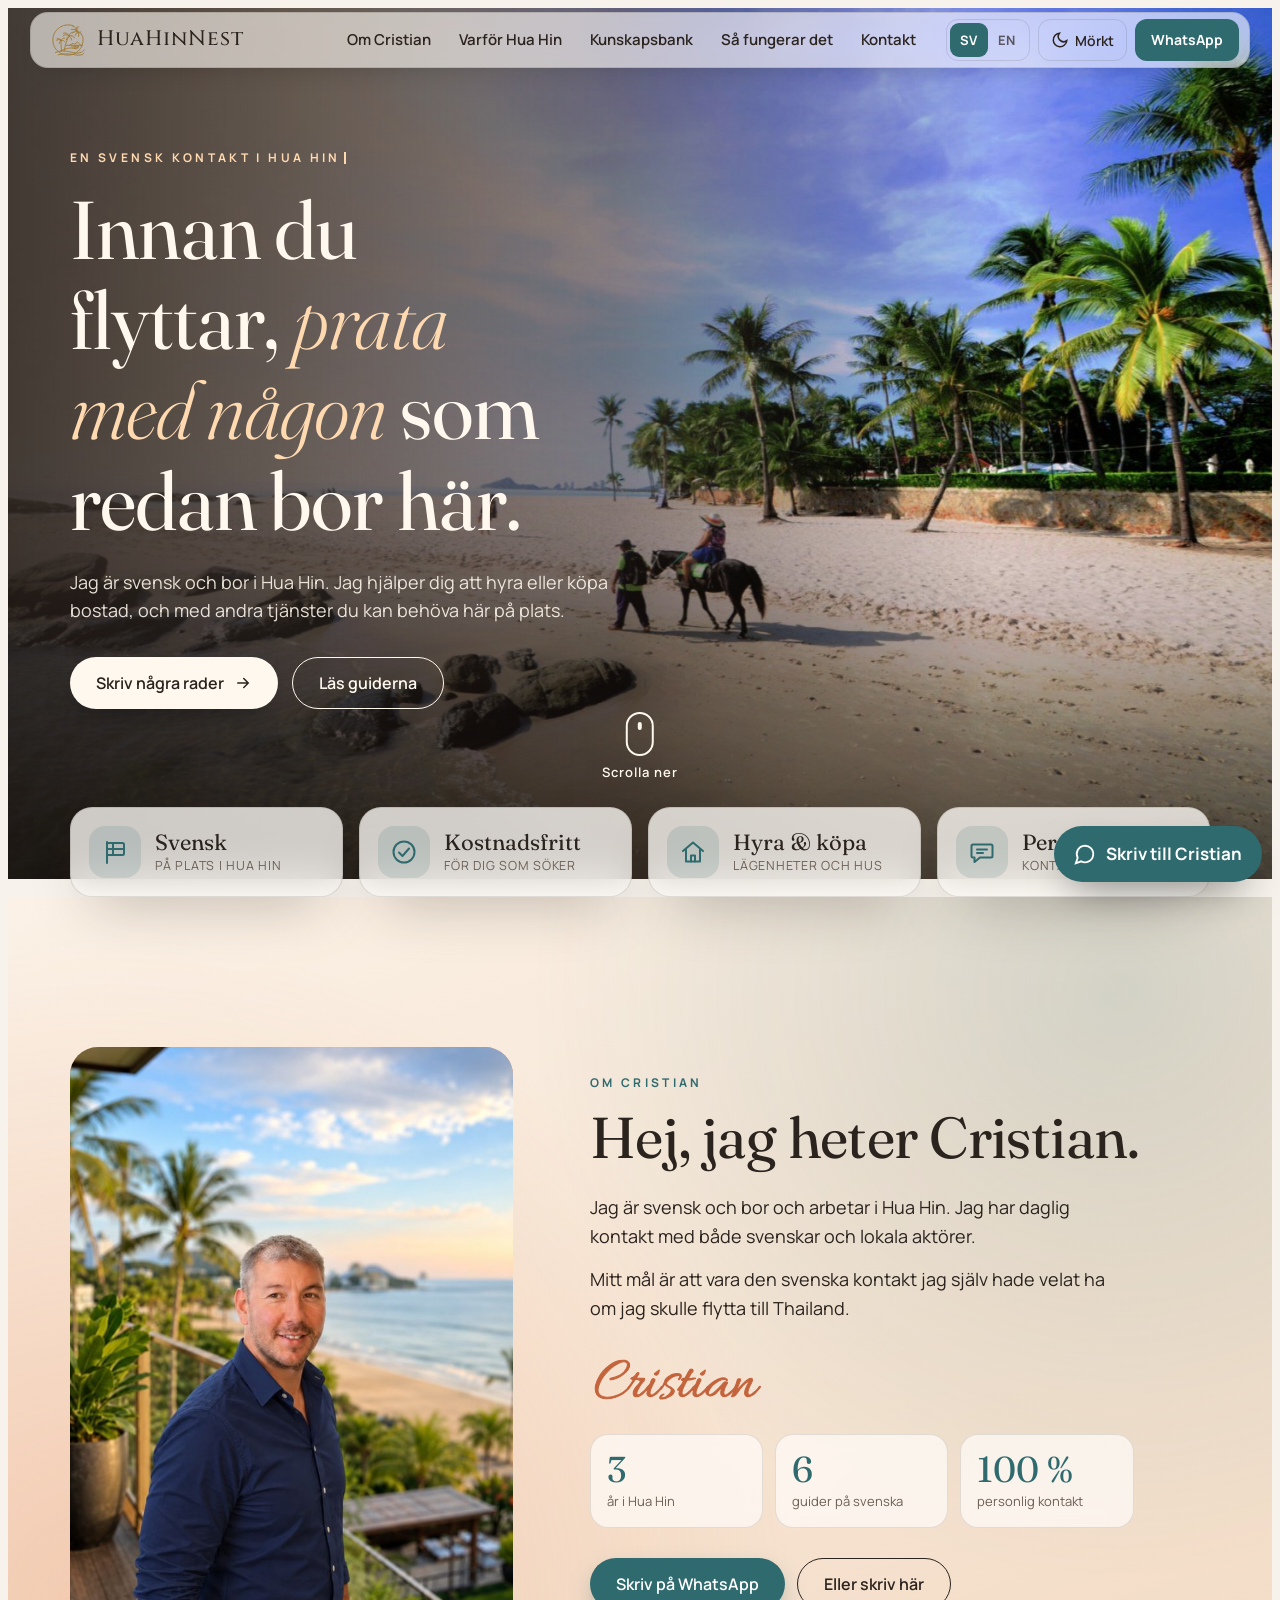
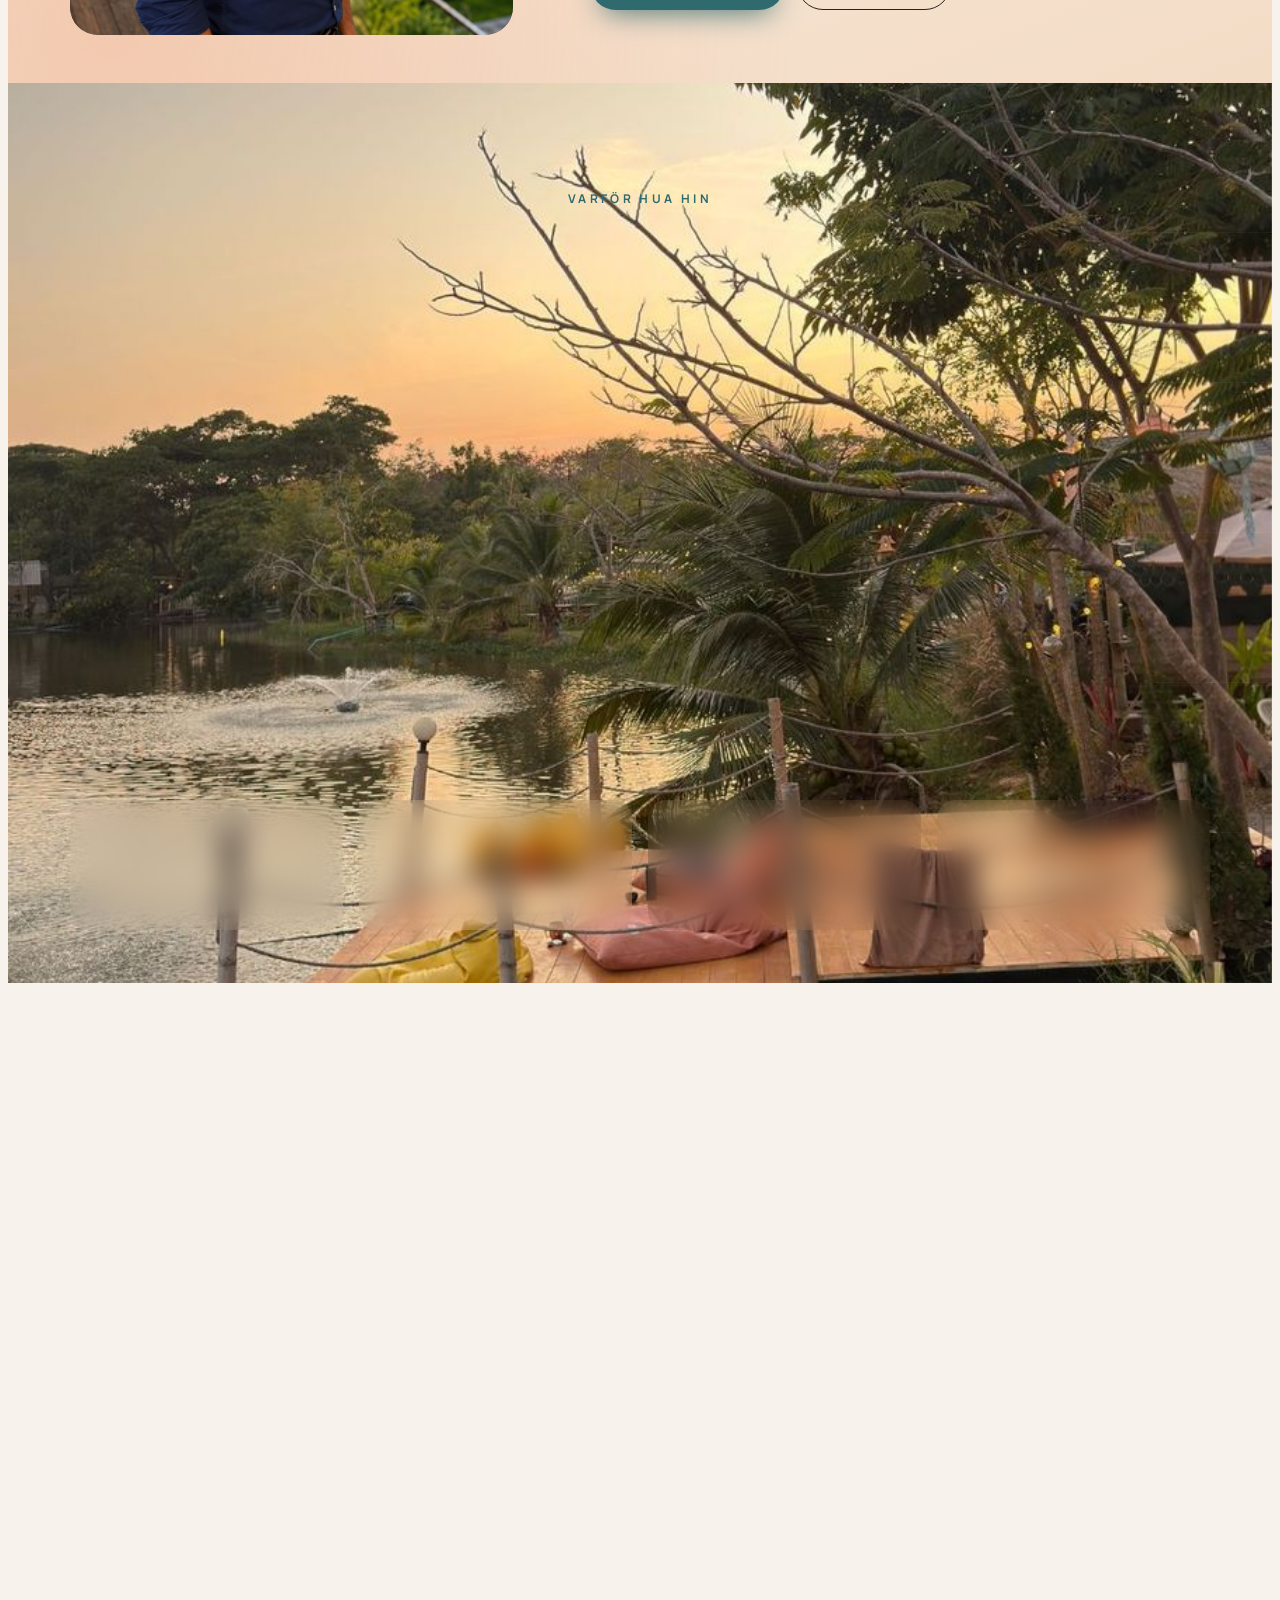
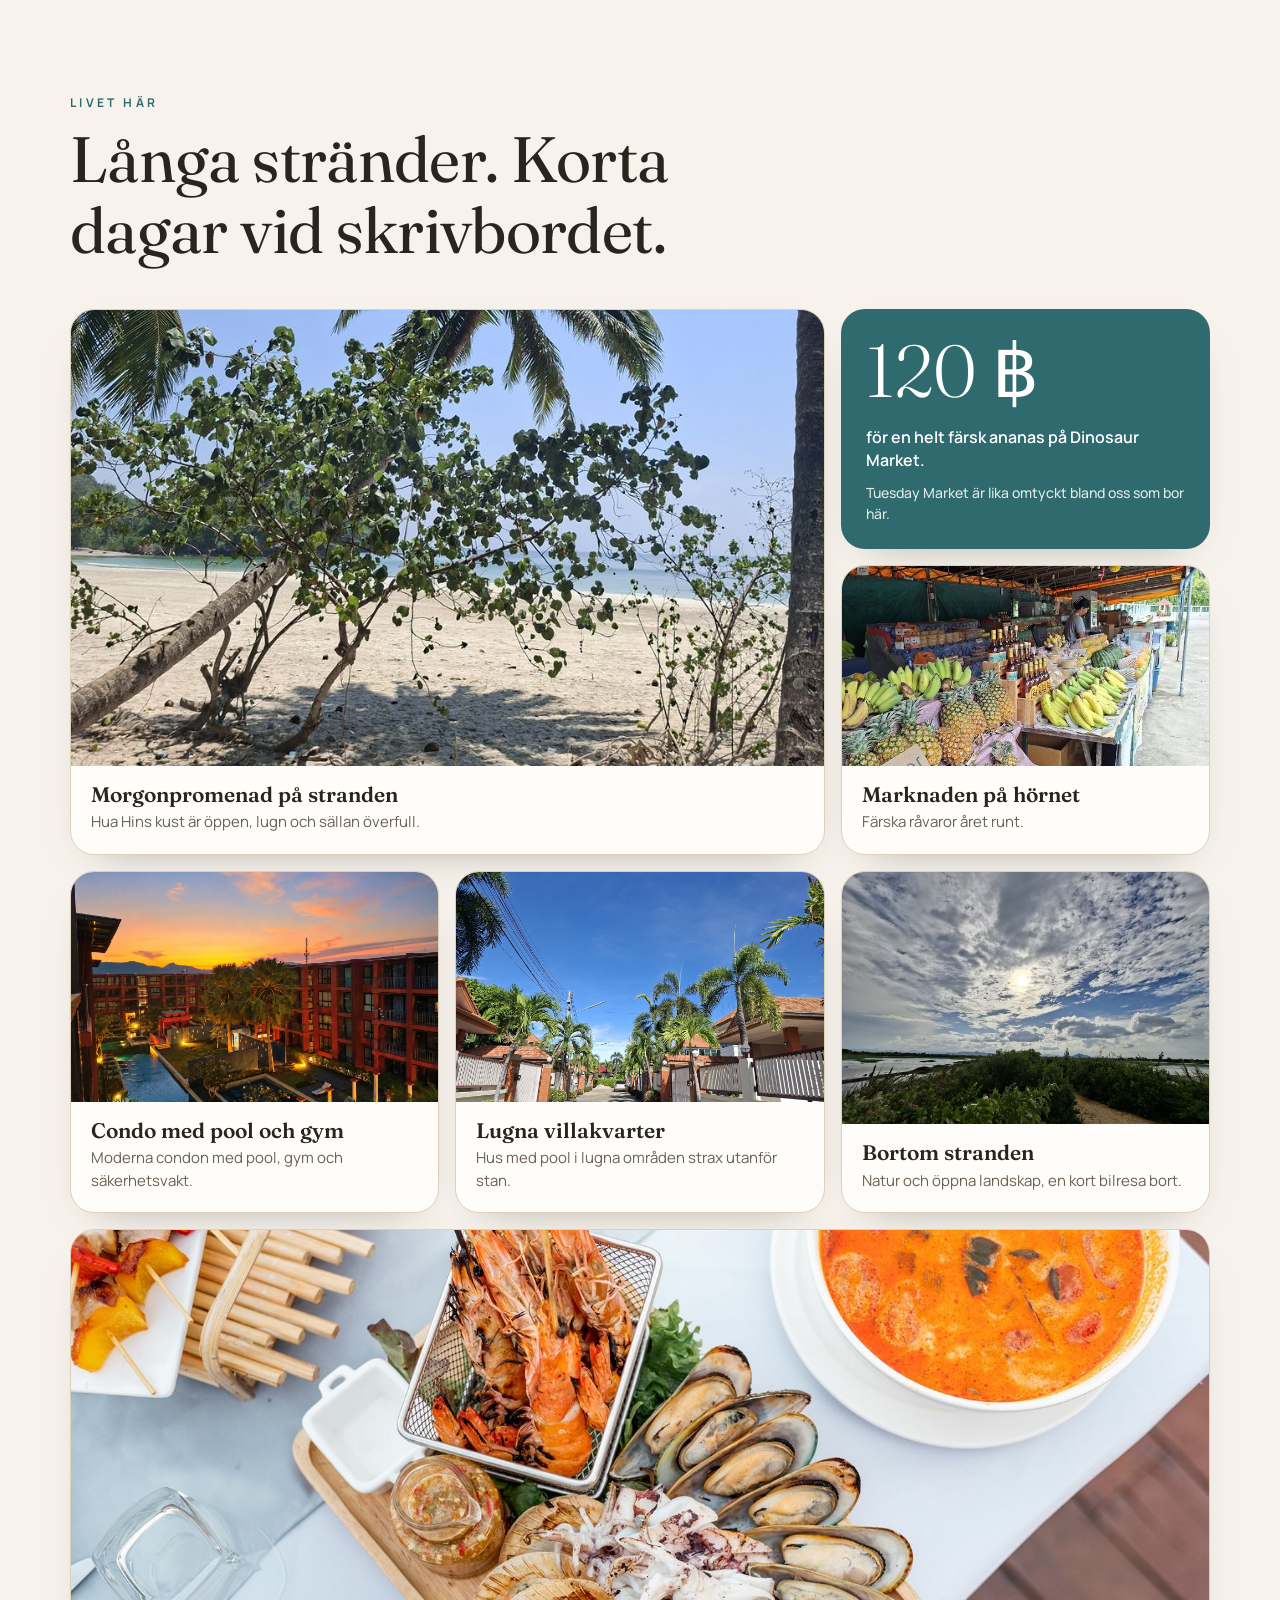
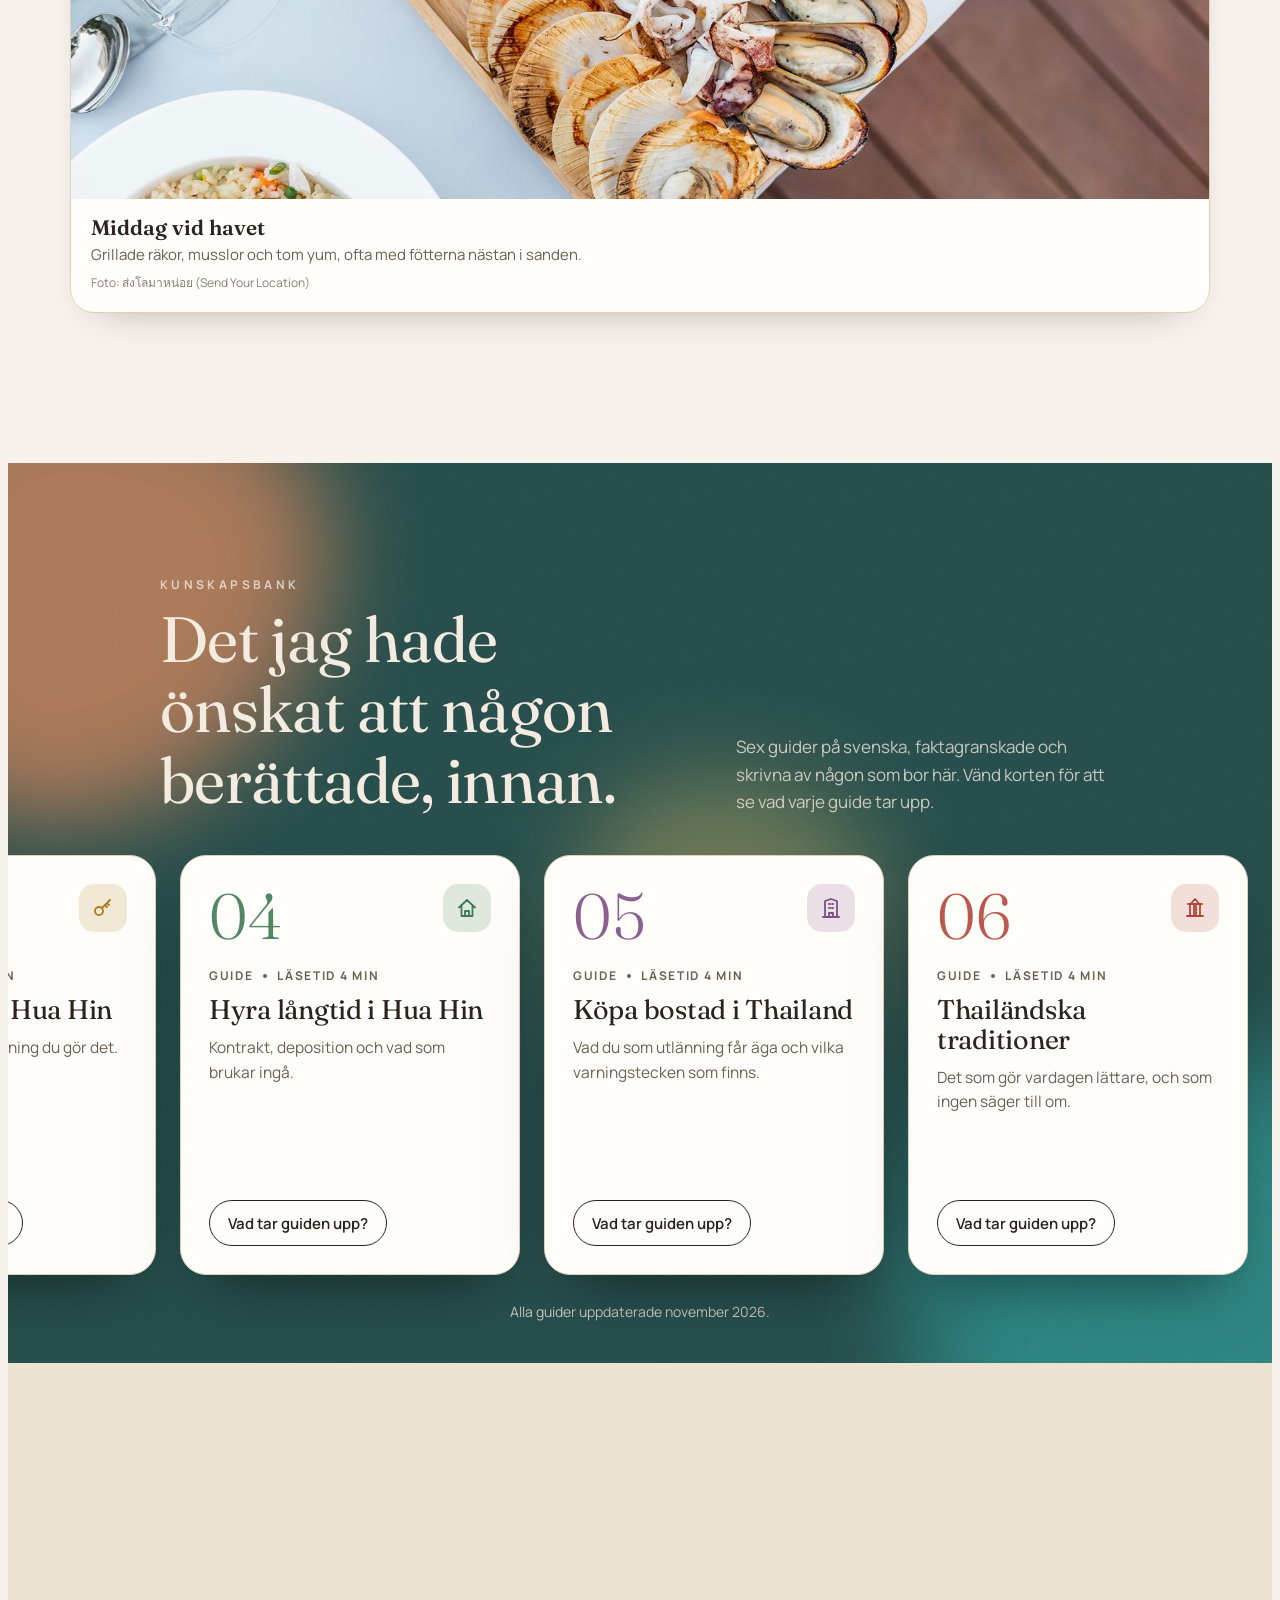
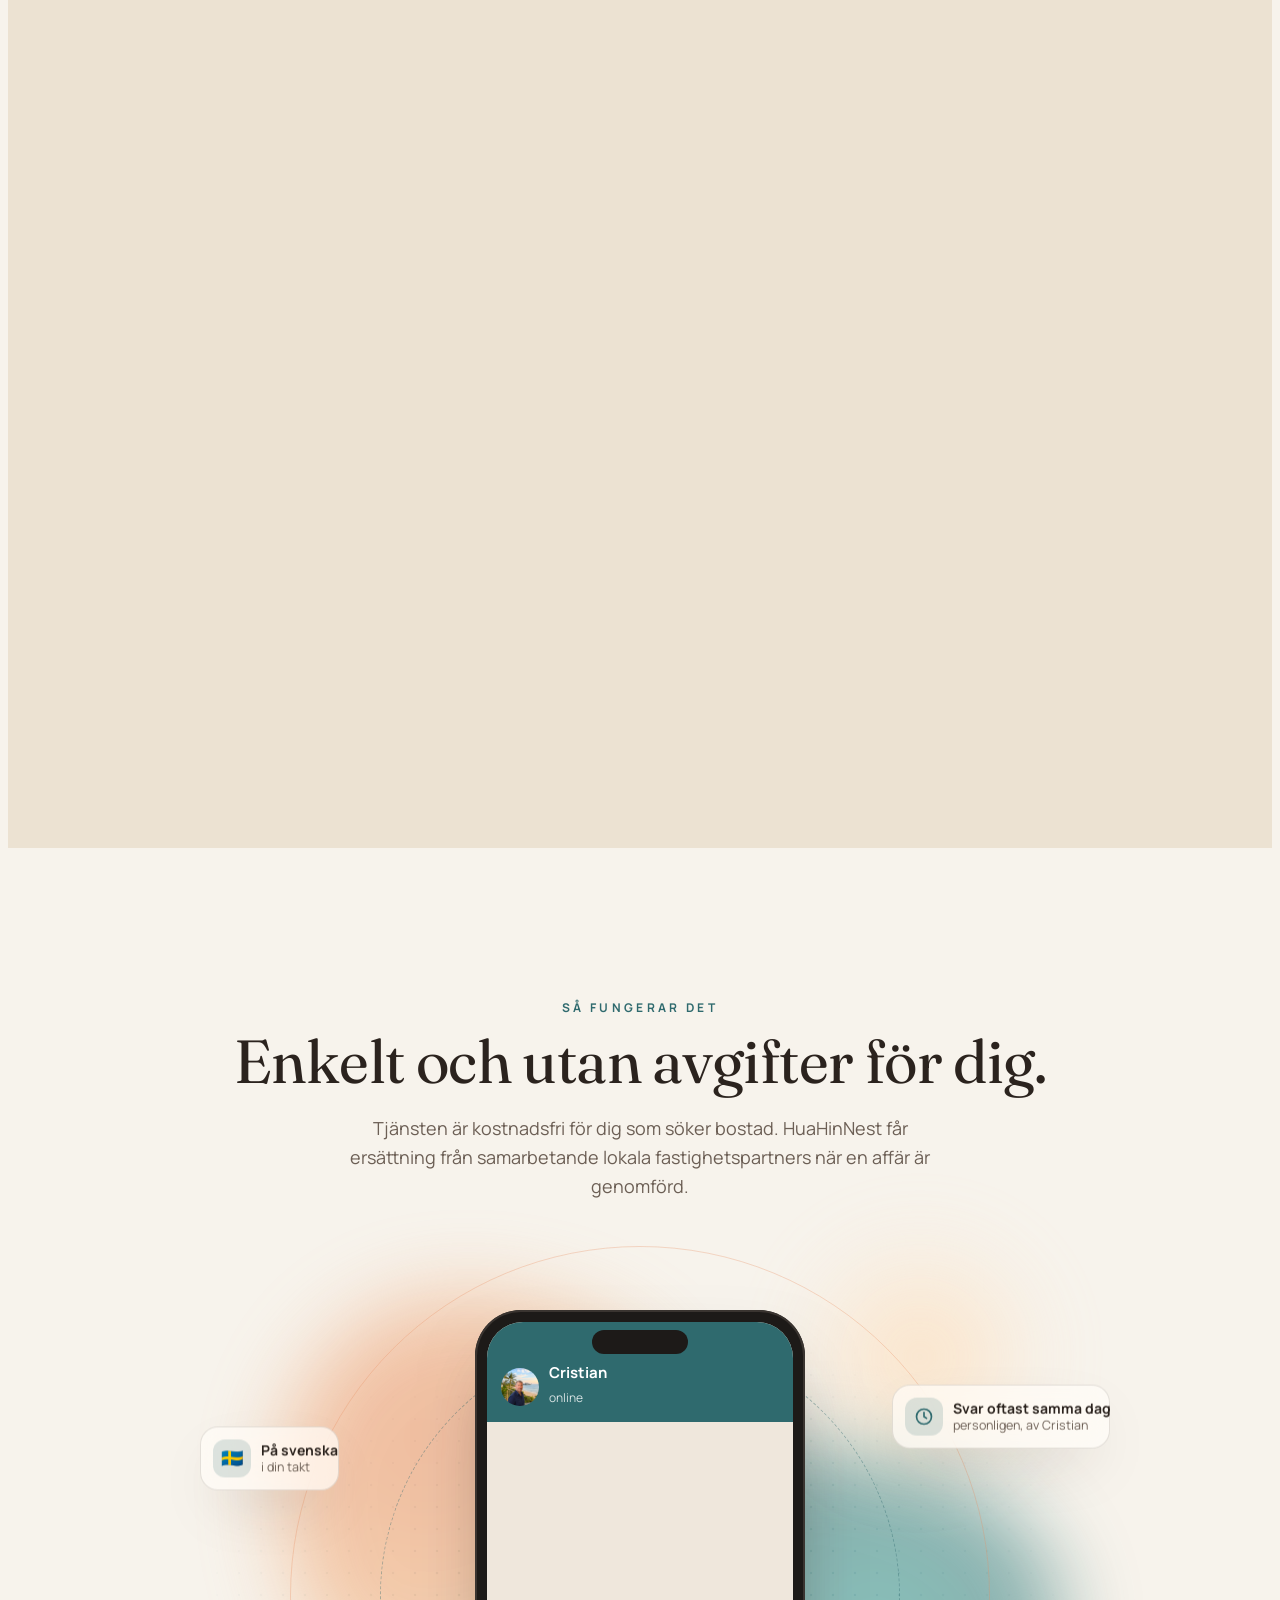
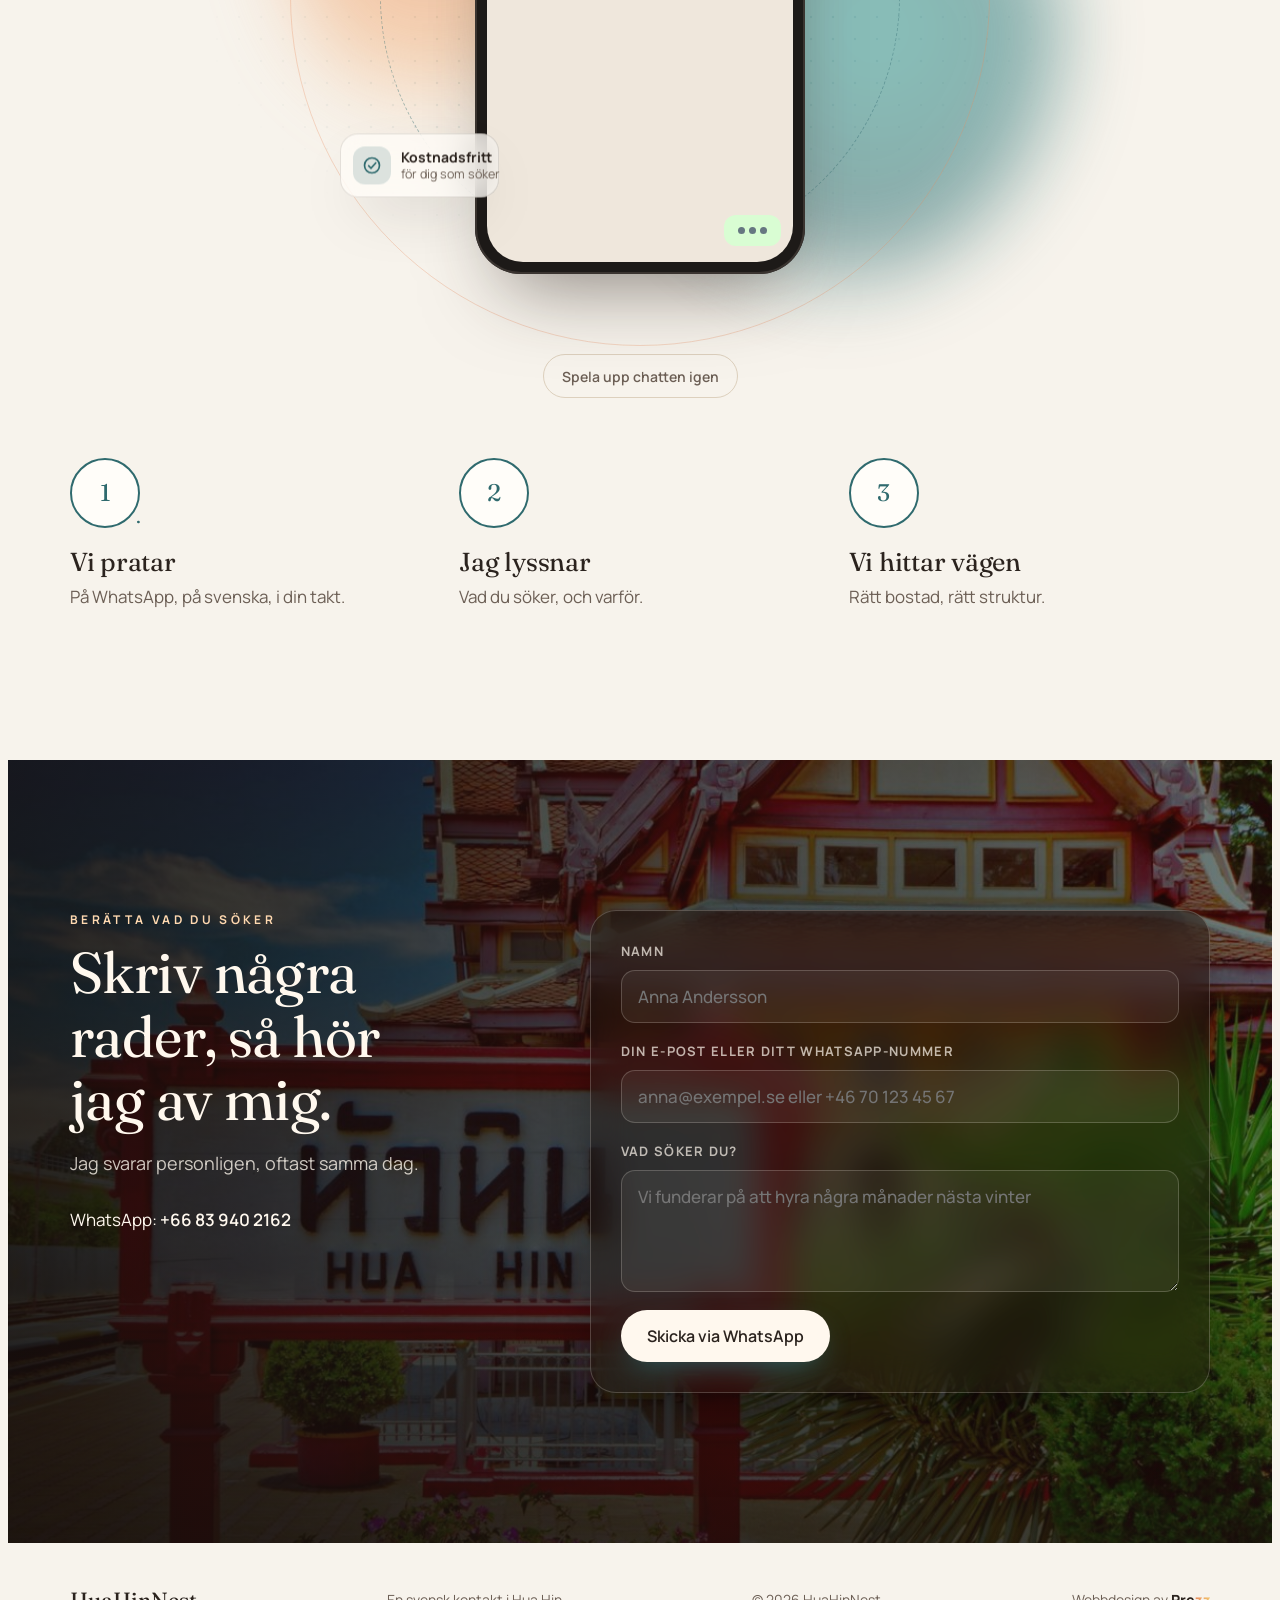
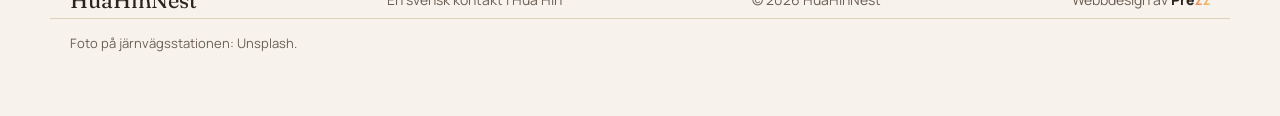
<file: index.html>
<!doctype html>
<html lang="sv">
<head>
<meta charset="utf-8">
<meta name="viewport" content="width=device-width, initial-scale=1, viewport-fit=cover">
<title>HuaHinNest – Din svenska kontakt i Hua Hin</title>
<meta name="description" content="En svensk kontakt på plats i Hua Hin. Personlig vägledning för dig som funderar på att flytta, hyra eller köpa bostad i Thailand. Kostnadsfritt för dig som söker.">
<meta name="author" content="HuaHinNest">
<link rel="canonical" href="https://huahinnest.onrender.com/">
<link rel="alternate" hreflang="sv" href="https://huahinnest.onrender.com/">
<link rel="alternate" hreflang="en" href="https://huahinnest.onrender.com/en/">
<link rel="alternate" hreflang="x-default" href="https://huahinnest.onrender.com/">
<meta property="og:locale" content="sv_SE">
<meta property="og:title" content="HuaHinNest – Din svenska kontakt i Hua Hin">
<meta property="og:description" content="En svensk kontakt på plats i Hua Hin. Personlig vägledning för dig som funderar på att flytta, hyra eller köpa bostad i Thailand. Kostnadsfritt för dig som söker.">
<meta property="og:type" content="website">
<meta property="og:url" content="https://huahinnest.onrender.com/">
<meta property="og:image" content="https://huahinnest.onrender.com/img/hero-horse-beach.jpg">
<meta name="twitter:card" content="summary_large_image">
<meta name="twitter:image" content="https://huahinnest.onrender.com/img/hero-horse-beach.jpg">
<link rel="icon" href="/img/logo-emblem.svg" type="image/svg+xml">
<link rel="preconnect" href="https://fonts.googleapis.com">
<link rel="preconnect" href="https://fonts.gstatic.com" crossorigin>
<link rel="stylesheet" href="https://fonts.googleapis.com/css2?family=Fraunces:ital,opsz,wght@0,9..144,300;0,9..144,400;0,9..144,600;0,9..144,900;1,9..144,300;1,9..144,400&family=Manrope:wght@400;500;600;700&family=Allura&family=Cinzel:wght@500&display=swap">
<style>
/* Layout: helsidesscener i lager, glasig header som alltid syns, scrollstyrda kapitel. Fraunces för rubriker, Manrope för brödtext, havsgrön accent från HuaHinNest. */
:root{
  --bg:#f7f3ec; --sand:#ece2d2; --card:#fffdf9; --ink:#2b231e; --muted:#6c5f55; --line:#ddd0bd;
  --accent:#2f6a6e; --accent-ink:#ffffff; --sun:#e98b5e; --glass:rgba(255,252,247,.62); --glass-line:rgba(43,35,30,.12);
  --shadow:0 24px 60px -24px rgba(43,35,30,.35);
  --mask-filter:none;
  --display:"Fraunces", Georgia, "Times New Roman", serif;
  --body:"Manrope", system-ui, -apple-system, "Segoe UI", sans-serif;
  --hh:72px;
}
@media (prefers-color-scheme: dark){:root:not([data-theme="light"]){
  --bg:#13100e; --sand:#1d1814; --card:#1b1714; --ink:#f3ebe0; --muted:#b5a696; --line:#3a312a;
  --accent:#7cc4bf; --accent-ink:#0f2526; --sun:#f0a07a; --glass:rgba(24,20,17,.6); --glass-line:rgba(243,235,224,.12);
  --shadow:0 24px 60px -24px rgba(0,0,0,.7); --mask-filter:brightness(1.35) saturate(1.15); color-scheme:dark;}}
:root[data-theme="dark"]{
  --bg:#13100e; --sand:#1d1814; --card:#1b1714; --ink:#f3ebe0; --muted:#b5a696; --line:#3a312a;
  --accent:#7cc4bf; --accent-ink:#0f2526; --sun:#f0a07a; --glass:rgba(24,20,17,.6); --glass-line:rgba(243,235,224,.12);
  --shadow:0 24px 60px -24px rgba(0,0,0,.7); --mask-filter:brightness(1.35) saturate(1.15); color-scheme:dark;}

*,*::before,*::after{box-sizing:border-box}
html{scroll-behavior:smooth}
body{background:var(--bg);color:var(--ink);font-family:var(--body);font-size:17px;line-height:1.6;-webkit-font-smoothing:antialiased;overflow-x:hidden;transition:background .4s,color .4s}
body::before{content:"";position:fixed;inset:0 0 auto;height:env(safe-area-inset-top,0px);z-index:60;background:var(--glass)}
h1,h2,h3{font-family:var(--display);font-weight:400;line-height:1.1;margin:0;text-wrap:balance;letter-spacing:-.01em}
p{margin:0}
a{color:inherit}
:focus-visible{outline:3px solid var(--accent);outline-offset:3px;border-radius:6px}
.wrap{max-width:1180px;margin:0 auto;padding-left:max(20px,env(safe-area-inset-left,0px));padding-right:max(20px,env(safe-area-inset-right,0px))}
.eyebrow{font-size:12px;font-weight:700;letter-spacing:.28em;text-transform:uppercase;color:var(--accent)}
.btn{display:inline-flex;align-items:center;gap:10px;min-height:52px;padding:0 26px;border-radius:999px;font:600 16px/1 var(--body);text-decoration:none;border:0;cursor:pointer;transition:transform .25s,box-shadow .25s,background .25s}
.btn:hover{transform:translateY(-2px)}
.btn:active{transform:translateY(0) scale(.98)}
.btn-primary{background:var(--accent);color:var(--accent-ink);box-shadow:0 12px 30px -12px var(--accent)}
.btn-ghost{background:transparent;color:inherit;border:1.5px solid currentColor}
.btn svg{width:18px;height:18px;transition:transform .25s}
.btn:hover svg{transform:translateX(4px)}

/* Header */
.hdr{position:fixed;top:env(safe-area-inset-top,0px);left:0;right:0;z-index:50;padding-left:max(14px,env(safe-area-inset-left,0px));padding-right:max(14px,env(safe-area-inset-right,0px));padding-block:12px}
.hdr-in{max-width:1220px;margin:0 auto;height:56px;display:flex;align-items:center;gap:18px;padding:0 10px 0 18px;border-radius:18px;background:var(--glass);border:1px solid var(--glass-line);backdrop-filter:blur(18px) saturate(1.4);-webkit-backdrop-filter:blur(18px) saturate(1.4);box-shadow:0 10px 30px -20px rgba(0,0,0,.45)}
.brand{display:flex;align-items:center;gap:10px;text-decoration:none;font-family:"Cinzel",var(--display);font-weight:500;font-size:21px;letter-spacing:.05em;white-space:nowrap;color:var(--ink)}
.brand .emblem{width:38px;height:38px;flex:0 0 38px;color:var(--gold)}
.brand .emblem path{stroke-dasharray:100;stroke-dashoffset:100;animation:draw 1.6s calc(.2s + var(--i)*.09s) cubic-bezier(.6,0,.2,1) forwards}
.brand .emblem .moon{opacity:0;animation:fadein .8s 1.4s forwards}
@keyframes fadein{to{opacity:1}}
:root{--gold:#a07a34}
@media (prefers-color-scheme: dark){:root:not([data-theme="light"]){--gold:#d9b56c}}
:root[data-theme="dark"]{--gold:#d9b56c}
@keyframes draw{to{stroke-dashoffset:0}}
.nav{display:flex;gap:4px;margin-left:auto}
.nav a{white-space:nowrap;font-size:15px;font-weight:600;text-decoration:none;padding:9px 12px;border-radius:10px;transition:background .2s}
.nav a:hover{background:var(--glass-line)}
.hdr-tools{display:flex;gap:8px;align-items:center}
.icon-btn{height:42px;min-width:42px;padding:0 12px;display:inline-flex;align-items:center;justify-content:center;gap:6px;border-radius:12px;border:1px solid var(--glass-line);background:transparent;color:inherit;font:600 14px var(--body);cursor:pointer}
.icon-btn svg{width:18px;height:18px}
.wa-btn{height:42px;padding:0 16px;border-radius:12px;background:var(--accent);color:var(--accent-ink);font-weight:700;font-size:14px;text-decoration:none;display:inline-flex;align-items:center}
.menu-btn{display:none}
.progress{position:absolute;left:24px;right:24px;bottom:10px;height:2px;border-radius:2px;overflow:hidden;pointer-events:none}
.progress i{display:block;height:100%;width:100%;background:var(--accent);transform-origin:left;transform:scaleX(0)}
.mnav{display:none}
@media (max-width:1160px){
  .nav{display:none}.menu-btn{display:inline-flex}.wa-btn{display:none}.hdr-tools{margin-left:auto}
  .mnav{position:absolute;top:76px;left:max(14px,env(safe-area-inset-left,0px));right:max(14px,env(safe-area-inset-right,0px));flex-direction:column;padding:10px;border-radius:18px;background:var(--glass);border:1px solid var(--glass-line);backdrop-filter:blur(18px);-webkit-backdrop-filter:blur(18px)}
  .mnav.open{display:flex}
  .mnav a{padding:14px 12px;font-size:18px;font-weight:600;text-decoration:none;border-bottom:1px solid var(--glass-line)}
  .mnav a:last-child{border:0;color:var(--accent)}
}
.sr{position:absolute;width:1px;height:1px;overflow:hidden;clip:rect(0 0 0 0);white-space:nowrap}
@media (max-width:420px){
  .hdr{padding-left:max(10px,env(safe-area-inset-left,0px));padding-right:max(10px,env(safe-area-inset-right,0px))}
  .hdr-in{gap:8px;padding:0 8px 0 12px}
  .brand{font-size:17px;gap:7px;letter-spacing:.03em}.brand .emblem{width:32px;height:32px;flex-basis:32px}
  #themeLabel{position:absolute;width:1px;height:1px;overflow:hidden;clip:rect(0 0 0 0)}
  #theme{width:44px;height:44px;padding:0}
  .menu-btn{height:44px;padding:0 12px}
  .hdr-tools{gap:6px}
}

/* Hero */
.hero{position:relative;min-height:max(640px,92svh);display:flex;align-items:flex-end;overflow:hidden;color:#fff8ee;isolation:isolate}
.scene{position:absolute;inset:-6% -4% 0;z-index:-2}
.scene{will-change:transform}
.scene img{position:absolute;inset:0;width:100%;height:100%;object-fit:cover;object-position:68% 55%;animation:kenburns 26s ease-in-out infinite alternate}
@keyframes kenburns{from{transform:scale(1.04)}to{transform:scale(1.14) translateX(-1.5%)}}
.hero::after{content:"";position:absolute;inset:0;z-index:-1;background:linear-gradient(90deg,rgba(20,14,12,.8) 0%,rgba(20,14,12,.48) 48%,rgba(20,14,12,0) 78%),linear-gradient(0deg,rgba(20,14,12,.6),transparent 45%)}
.hero-in{width:100%;padding-top:140px;padding-bottom:110px}
.hero .eyebrow{color:#ffd9b0;min-height:1.6em}
.caret{display:inline-block;width:2px;height:1em;background:currentColor;vertical-align:-2px;margin-left:3px;animation:blink 1s steps(1) infinite}
@keyframes blink{50%{opacity:0}}
.hero h1{font-size:clamp(2.6rem,6.4vw,5.6rem);max-width:12ch;margin-top:18px;font-weight:400}
.hero h1 em{font-weight:300;color:#ffd9b0}
.w{display:inline-block;opacity:0;transform:translateY(40%) rotate(4deg);filter:blur(6px);animation:word .9s cubic-bezier(.2,.8,.2,1) forwards}
@keyframes word{to{opacity:1;transform:none;filter:none}}
.hero .lead{max-width:34rem;margin-top:22px;font-size:18px;color:rgba(255,248,238,.88)}
.hero .ctas{display:flex;flex-wrap:wrap;gap:14px;margin-top:32px}
.hero .btn-primary{background:#fff8ee;color:#2b231e;box-shadow:0 14px 34px -14px rgba(0,0,0,.6)}
.scroll-cue{position:absolute;left:50%;bottom:22px;transform:translateX(-50%);display:flex;flex-direction:column;align-items:center;gap:6px;color:#fff8ee;text-decoration:none;font-size:13px;font-weight:600;letter-spacing:.08em}
.scroll-cue span{width:28px;height:44px;border:2px solid currentColor;border-radius:16px;position:relative}
.scroll-cue span::after{content:"";position:absolute;left:50%;top:8px;width:4px;height:8px;margin-left:-2px;border-radius:2px;background:currentColor;animation:cue 1.8s infinite}
@keyframes cue{0%{opacity:0;transform:translateY(0)}30%{opacity:1}100%{opacity:0;transform:translateY(16px)}}
.shimmer rect{animation:shim 3.5s ease-in-out infinite}
.shimmer rect:nth-child(2n){animation-delay:1.1s}.shimmer rect:nth-child(3n){animation-delay:2s}
@keyframes shim{0%,100%{opacity:.15}50%{opacity:.85}}

/* Trust: svävande glaskort som överlappar heron, ikoner som ritar sig själva */
.hero-in{padding-bottom:170px}
.scroll-cue{bottom:96px}
.trust{position:relative;z-index:5;margin-top:-72px}
.trust-in{display:grid;grid-template-columns:repeat(4,minmax(0,1fr));gap:16px}
.tcard{display:flex;align-items:center;gap:14px;padding:18px 18px;border-radius:22px;background:color-mix(in srgb,var(--card) 78%,transparent);border:1px solid var(--glass-line);backdrop-filter:blur(18px) saturate(1.3);-webkit-backdrop-filter:blur(18px) saturate(1.3);box-shadow:var(--shadow);transition:transform .35s cubic-bezier(.2,.8,.2,1),box-shadow .35s}
.tcard:hover,.js .tcard.rv.in:hover{transform:translateY(-6px);transition-duration:.35s;box-shadow:0 30px 60px -24px rgba(43,35,30,.45)}
.ticon{flex:0 0 52px;height:52px;border-radius:16px;display:grid;place-items:center;background:color-mix(in srgb,var(--accent) 14%,transparent);color:var(--accent)}
.ticon svg{width:28px;height:28px}
.ticon path,.ticon rect,.ticon circle,.ticon polyline{stroke-dasharray:90;stroke-dashoffset:90;transition:stroke-dashoffset 1.6s cubic-bezier(.6,0,.2,1)}
.tcard.in .ticon path,.tcard.in .ticon rect,.tcard.in .ticon circle,.tcard.in .ticon polyline{stroke-dashoffset:0}
.tcard:nth-child(2) .ticon *{transition-delay:.25s}.tcard:nth-child(3) .ticon *{transition-delay:.5s}.tcard:nth-child(4) .ticon *{transition-delay:.75s}
.tcard b{display:block;font-family:var(--display);font-weight:400;font-size:22px;line-height:1.15}
.tcard span{display:block;margin-top:3px;font-size:12.5px;letter-spacing:.06em;text-transform:uppercase;color:var(--muted);line-height:1.35}
@media (max-width:980px){.trust-in{grid-template-columns:repeat(2,minmax(0,1fr))}}
@media (max-width:600px){
  .hero-in{padding-bottom:120px}.scroll-cue{display:none}
  .trust{margin-top:-56px}.trust-in{gap:10px}
  .tcard{flex-direction:column;align-items:flex-start;gap:10px;padding:14px}
  .ticon{flex-basis:auto;width:42px;height:42px;border-radius:13px}.ticon svg{width:24px;height:24px}
  .tcard b{font-size:19px}.tcard span{font-size:11.5px}
}

/* Om Cristian */
.sec{padding-block:clamp(80px,12vw,150px)}
.about{display:grid;grid-template-columns:minmax(0,5fr) minmax(0,7fr);gap:clamp(32px,6vw,90px);align-items:center}
.portrait{aspect-ratio:678/900;max-width:100%;border-radius:28px;position:relative;overflow:hidden;background:linear-gradient(160deg,#f2b27d,#d9775a 45%,#3e5d73);clip-path:circle(18% at 50% 50%);transition:clip-path 1.4s cubic-bezier(.7,0,.2,1)}
.portrait.in{clip-path:circle(80% at 50% 50%)}
.portrait img{position:absolute;inset:0;width:100%;height:100%;object-fit:contain}
.about h2{font-size:clamp(2.2rem,4.5vw,3.6rem);margin-top:14px}
.about .body{margin-top:24px;display:grid;gap:14px;font-size:18px;color:var(--muted);max-width:34rem}
.about .ctas{display:flex;flex-wrap:wrap;gap:12px;margin-top:30px}
@media (max-width:820px){.about{grid-template-columns:1fr}.portrait{max-width:420px}}
/* Om Cristian: varm solnedgångsbakgrund, text som fylls i, namnteckning, siffror */
:root{--om-faint:rgba(43,35,30,.16);--om-sig:#c4643c;--om-bg:radial-gradient(circle at 88% 12%,rgba(47,106,110,.18),transparent 45%),radial-gradient(circle at 8% 92%,rgba(233,139,94,.3),transparent 50%),linear-gradient(160deg,#fbf1e6,#f3dcc6)}
@media (prefers-color-scheme: dark){:root:not([data-theme="light"]){--om-faint:rgba(243,235,224,.16);--om-sig:#f0a07a;--om-bg:radial-gradient(circle at 88% 12%,rgba(124,196,191,.2),transparent 45%),radial-gradient(circle at 8% 92%,rgba(240,160,122,.18),transparent 50%),linear-gradient(160deg,#16110e,#10201f)}}
:root[data-theme="dark"]{--om-faint:rgba(243,235,224,.16);--om-sig:#f0a07a;--om-bg:radial-gradient(circle at 88% 12%,rgba(124,196,191,.2),transparent 45%),radial-gradient(circle at 8% 92%,rgba(240,160,122,.18),transparent 50%),linear-gradient(160deg,#16110e,#10201f)}
#om{background:var(--om-bg);position:relative;padding-bottom:clamp(36px,4vw,48px)}
.about .body{color:var(--ink)}
.rw{color:var(--om-faint);transition:color .35s}
.rw.on{color:var(--ink)}
.sig{display:block;width:min(300px,80%);height:auto;margin-top:18px;overflow:visible}
.sig text{font-family:Allura,"Snell Roundhand",cursive;font-size:60px;fill:var(--om-sig);fill-opacity:0;stroke:var(--om-sig);stroke-width:1.1;stroke-dasharray:900;stroke-dashoffset:900}
.stats{display:grid;grid-template-columns:repeat(3,minmax(0,1fr));gap:12px;margin-top:22px;max-width:34rem}
.stat-c{padding:16px;border-radius:18px;background:color-mix(in srgb,var(--card) 70%,transparent);border:1px solid var(--glass-line);backdrop-filter:blur(10px);-webkit-backdrop-filter:blur(10px)}
.stat-c b{display:block;font-family:var(--display);font-weight:400;font-size:clamp(28px,3.4vw,36px);line-height:1;color:var(--accent)}
.stat-c small{display:block;margin-top:6px;font-size:13px;line-height:1.35;color:var(--muted)}
.stat-c b{white-space:nowrap}
@media (max-width:420px){.stats{gap:8px}.stat-c{padding:12px 10px}.stat-c b{font-size:24px}.stat-c small{font-size:12px}}

/* Pussel / text mask */
.puzzle{position:relative;height:340vh;background:var(--bg)}
.stage{position:sticky;top:0;height:100svh;overflow:hidden;perspective:1100px}
.mask-text{position:absolute;inset:0;display:flex;flex-direction:column;justify-content:center;padding-left:max(20px,env(safe-area-inset-left,0px));padding-right:max(20px,env(safe-area-inset-right,0px));background-repeat:no-repeat;-webkit-background-clip:text;background-clip:text;color:transparent;font-family:var(--display);font-weight:900;font-size:clamp(2.6rem,9.2vw,9rem);line-height:.98;letter-spacing:-.025em;text-align:center;transform-origin:50% 40%;filter:var(--mask-filter)}
.mask-text span{display:block}
.tiles{position:absolute;inset:0;transform-style:preserve-3d}
.tile{position:absolute;background-repeat:no-repeat;will-change:transform,opacity;backface-visibility:hidden}
.puzzle .eyebrow{position:absolute;top:calc(var(--hh) + 34px);left:0;right:0;text-align:center;z-index:2;opacity:0;transition:opacity .4s}
.facts{position:absolute;left:0;right:0;bottom:max(34px,6vh);z-index:3}
.facts-in{display:grid;grid-template-columns:repeat(4,minmax(0,1fr));gap:16px}
.fact{padding:18px 18px 16px;border-radius:18px;background:var(--glass);border:1px solid var(--glass-line);backdrop-filter:blur(14px);-webkit-backdrop-filter:blur(14px);box-shadow:var(--shadow);opacity:0;transform:translateX(-120px)}
@media (max-width:820px){.fact{transform:translateY(60px)}}
.fact b{display:block;font-family:var(--display);font-weight:600;font-size:20px;line-height:1.2}
.fact span{display:block;margin-top:4px;font-size:14px;color:var(--muted)}
.fact svg{width:26px;height:26px;color:var(--accent);margin-bottom:10px}
.puzzle-hint{position:absolute;left:0;right:0;bottom:22px;text-align:center;font-size:13px;font-weight:600;color:#fff8ee;z-index:4;letter-spacing:.06em;text-shadow:0 2px 12px rgba(0,0,0,.5);transition:opacity .3s}
@media (max-width:820px){.facts-in{grid-template-columns:repeat(2,minmax(0,1fr));gap:10px}.fact{padding:12px}.fact b{font-size:16px}.fact span{font-size:12.5px}.fact svg{display:none}}

/* Bento */
/* Bento: bild överst, text under bilden i ett kort */
.bento{display:grid;grid-template-columns:repeat(6,minmax(0,1fr));gap:16px;margin-top:44px}
.tilebx{position:relative;display:flex;flex-direction:column;border-radius:24px;overflow:hidden;background:var(--card);border:1px solid var(--line);box-shadow:0 18px 40px -30px rgba(43,35,30,.5)}
.tilebx .ph{position:relative;flex:1 1 auto;min-height:190px;overflow:hidden;background:var(--sand)}
.tilebx img{position:absolute;inset:0;width:100%;height:100%;object-fit:cover;transition:transform 1.2s cubic-bezier(.2,.8,.2,1)}
.tilebx:hover img,.tilebx:focus-visible img{transform:scale(1.08)}
.tilebx .cap{padding:16px 20px 20px}
.tilebx .cap b{display:block;font-family:var(--display);font-weight:600;font-size:21px;line-height:1.2}
.tilebx .cap span{display:block;margin-top:4px;font-size:15px;line-height:1.5;color:var(--muted)}
.b1{grid-column:span 4;grid-row:span 2}.b1 .ph{min-height:420px}.b2,.b3,.b4,.b5,.b6{grid-column:span 2}.b3 .ph{min-height:200px}.b4 .ph,.b5 .ph,.b6 .ph{min-height:230px}
.b1 img{object-position:50% 85%}
.b7{grid-column:1/-1}.b7 .ph{flex:none;min-height:0;aspect-ratio:2/1}
.tilebx .credit{display:block;margin-top:6px;font-size:12px;color:var(--muted);opacity:.8}
.stat{display:flex;flex-direction:column;justify-content:space-between;gap:18px;padding:24px;background:var(--accent);color:var(--accent-ink);border-color:transparent}
.stat b{font-family:var(--display);font-size:clamp(3rem,6vw,4.6rem);font-weight:300;line-height:1}
.stat span{font-size:16px;font-weight:600;line-height:1.45}
.stat small{display:block;margin-top:10px;font-size:14px;font-weight:500;opacity:.85;line-height:1.5}
@media (max-width:820px){.bento{grid-template-columns:repeat(2,minmax(0,1fr))}.b1,.b2,.b7{grid-column:span 2}.b1{grid-row:auto}.b1 .ph{min-height:340px}.b3,.b4,.b5,.b6{grid-column:span 1}}
@media (max-width:600px){.bento{grid-template-columns:1fr;gap:14px}.b1,.b2,.b3,.b4,.b5,.b6{grid-column:auto}.tilebx .ph,.b1 .ph,.b3 .ph,.b4 .ph,.b5 .ph,.b6 .ph{min-height:0;flex:none;aspect-ratio:4/3}.b1 .ph{aspect-ratio:4/5}}

/* Kunskapsbank */
.kb{position:relative;background:var(--sand);--kp:0;--deep:#16403f}
:root[data-theme="dark"] .kb{--deep:#0d2a2a}
@media (prefers-color-scheme: dark){:root:not([data-theme="light"]) .kb{--deep:#0d2a2a}}
.kb-stage{position:sticky;top:0;height:100svh;display:flex;flex-direction:column;justify-content:center;overflow:hidden;padding-top:var(--hh);isolation:isolate}
/* Bakgrundslager: färgbyte, blobbar, korn och konturtext */
.kb-deep{position:absolute;inset:0;z-index:-4;background:var(--deep);opacity:var(--kp)}
.kb-blob{position:absolute;z-index:-3;border-radius:42% 58% 63% 37%/45% 38% 62% 55%;filter:blur(50px);animation:pmorph 16s ease-in-out infinite;pointer-events:none;opacity:calc(.3 + var(--kp)*.4)}
.kb-blob.a{width:460px;height:460px;left:-140px;top:-100px;background:#e98b5e}
.kb-blob.b{width:520px;height:520px;right:-160px;bottom:-200px;background:#2f9a96;animation-delay:-6s;animation-duration:19s}
.kb-blob.c{width:300px;height:300px;left:45%;top:35%;background:#f2c46d;opacity:calc(.12 + var(--kp)*.25);animation-delay:-10s}
.kb-grain{position:absolute;inset:0;z-index:-2;opacity:.13;mix-blend-mode:overlay;pointer-events:none;background-image:url("data:image/svg+xml,%3Csvg xmlns='http://www.w3.org/2000/svg' width='160' height='160'%3E%3Cfilter id='n'%3E%3CfeTurbulence type='fractalNoise' baseFrequency='.9' numOctaves='3'/%3E%3C/filter%3E%3Crect width='100%25' height='100%25' filter='url(%23n)'/%3E%3C/svg%3E")}
.kb-big{position:absolute;left:0;top:calc(var(--hh) + 6vh);z-index:-1;white-space:nowrap;font-family:var(--display);font-weight:300;font-size:clamp(110px,18vw,260px);line-height:1;color:transparent;-webkit-text-stroke:1.5px currentColor;opacity:.16;pointer-events:none;will-change:transform}
.kb .kb-head,.kb .kb-foot,.kb .kb-head p,.kb .eyebrow{transition:color .6s}
.kb.deep{color:#f3ebe0}
.kb.deep .kb-head p,.kb.deep .kb-foot{color:rgba(243,235,224,.78)}
.kb.deep .eyebrow{color:#9fe1cb}
.kb-head{display:flex;flex-wrap:wrap;align-items:flex-end;justify-content:space-between;gap:16px}
.kb-head h2{font-size:clamp(2.2rem,5vw,4rem);max-width:14ch;margin-top:10px}
.kb-head p{max-width:24rem;color:var(--muted)}
.track{display:flex;gap:24px;margin-top:40px;padding-left:max(20px,calc((100vw - 1180px)/2 + 20px));padding-right:60px;will-change:transform}
.kcard{flex:0 0 340px;height:420px;perspective:1200px}
.kflip{position:relative;width:100%;height:100%;transform-style:preserve-3d;transition:transform .9s cubic-bezier(.3,1.3,.5,1)}
.kcard.flipped .kflip{transform:rotateY(180deg)}
.ktilt{width:100%;height:100%;transform-style:preserve-3d;transition:transform .15s}
.face{position:absolute;inset:0;border-radius:26px;padding:28px;display:flex;flex-direction:column;backface-visibility:hidden;-webkit-backface-visibility:hidden;background:var(--card);border:1px solid var(--line);box-shadow:var(--shadow);overflow:hidden}
.face::after{content:"";position:absolute;inset:0;background:radial-gradient(circle at var(--gx,50%) var(--gy,0%),rgba(255,255,255,.35),transparent 45%);opacity:var(--go,0);pointer-events:none;transition:opacity .3s}
.back{transform:rotateY(180deg);background:var(--c,var(--accent));color:#fff;border-color:transparent}
.kcard .front{color:var(--ink);box-shadow:0 30px 60px -28px rgba(0,0,0,.55)}
.ktop{display:flex;justify-content:space-between;align-items:flex-start}
.kicon{width:48px;height:48px;border-radius:15px;display:grid;place-items:center;background:color-mix(in srgb,var(--c) 16%,transparent);color:var(--c);transform:translateZ(30px)}
.kicon svg{width:24px;height:24px}
.knum{font-family:var(--display);font-size:64px;font-weight:300;line-height:1;color:var(--c,var(--accent));opacity:.9;transform:translateZ(40px)}
.kmeta{display:flex;gap:10px;align-items:center;font-size:12px;font-weight:700;letter-spacing:.14em;text-transform:uppercase;color:var(--muted);margin-top:18px}
.kmeta i{width:4px;height:4px;border-radius:50%;background:currentColor}
.face h3{font-size:27px;margin-top:10px}
.face p{margin-top:10px;color:var(--muted);font-size:15.5px}
.back p{color:inherit;opacity:.85}
.back ul{list-style:none;padding:0;margin:16px 0 0;display:grid;gap:12px}
.back li{display:flex;gap:10px;font-size:16px;line-height:1.45}
.back li::before{content:"";flex:0 0 16px;height:2px;margin-top:11px;background:currentColor}
.kbtns{margin-top:auto;display:flex;gap:10px;flex-wrap:wrap}
.flip-btn{min-height:46px;padding:0 18px;border-radius:999px;border:1.5px solid currentColor;background:transparent;color:inherit;font:600 15px var(--body);cursor:pointer}
.back .read{min-height:46px;padding:0 18px;border-radius:999px;background:#fff;color:var(--c,var(--accent));font-weight:700;font-size:15px;display:inline-flex;align-items:center;text-decoration:none}
.kb-foot{margin-top:26px;font-size:14px;color:var(--muted)}
@media (max-width:820px){
  .kb{height:auto!important}.kb-stage{position:relative;height:auto;padding-block:90px}
  .kb-big{top:60px}
  .track{flex-direction:column;transform:none!important;padding-left:max(20px,env(safe-area-inset-left,0px));padding-right:max(20px,env(safe-area-inset-right,0px))}
  .kcard{flex:none;width:100%;height:auto}
  .kflip{display:grid;height:auto}.ktilt{height:auto}
  .face{position:relative;inset:auto;grid-area:1/1;padding:24px}
  .kbtns{padding-top:22px}
  .knum{font-size:52px}
}

/* Process */
.proc{position:relative;margin-top:60px}
.proc svg{position:absolute;left:0;right:0;top:34px;width:100%;height:60px;overflow:visible}
.proc path{fill:none;stroke:var(--accent);stroke-width:2.5;stroke-linecap:round}
.steps{position:relative;display:grid;grid-template-columns:repeat(3,minmax(0,1fr));gap:28px}
.step .dot{width:70px;height:70px;border-radius:50%;display:grid;place-items:center;background:var(--card);border:2px solid var(--accent);font-family:var(--display);font-size:24px;color:var(--accent);transition:transform .4s,background .4s,color .4s}
.step.on .dot{background:var(--accent);color:var(--accent-ink);transform:scale(1.08)}
.step h3{font-size:26px;margin-top:20px}
.step p{margin-top:6px;color:var(--muted)}
.center{text-align:center}
.center h2{font-size:clamp(2.2rem,5vw,3.8rem);margin-top:12px}
.center .sub{max-width:38rem;margin:18px auto 0;color:var(--muted);font-size:18px}
@media (max-width:760px){.steps{grid-template-columns:1fr;gap:34px}.proc svg{display:none}}

/* WhatsApp-chatt i en mobil */
.phone{--wa-bg:#efe7dc;--wa-in:#ffffff;--wa-out:#d9fdd3;--wa-ink:#111b21;--wa-sub:#667781;--wa-top:#2f6a6e;
  position:relative;z-index:3;width:min(330px,100%);margin:0 auto;padding:12px;border-radius:46px;background:#1d1a18;box-shadow:0 40px 80px -30px rgba(43,35,30,.55),inset 0 0 0 2px #3a3430;transform:rotate(-2deg);transition:transform .8s cubic-bezier(.2,.8,.2,1)}
.phone.in{transform:rotate(0)}
:root[data-theme="dark"] .phone{--wa-bg:#0b141a;--wa-in:#202c33;--wa-out:#005c4b;--wa-ink:#e9edef;--wa-sub:#8696a0;--wa-top:#1f2c33}
@media (prefers-color-scheme: dark){:root:not([data-theme="light"]) .phone{--wa-bg:#0b141a;--wa-in:#202c33;--wa-out:#005c4b;--wa-ink:#e9edef;--wa-sub:#8696a0;--wa-top:#1f2c33}}
.screen{position:relative;border-radius:36px;overflow:hidden;background:var(--wa-bg);height:540px;display:flex;flex-direction:column}
.notch{position:absolute;top:8px;left:50%;width:96px;height:24px;margin-left:-48px;border-radius:14px;background:#1d1a18;z-index:2}
.wa-top{display:flex;align-items:center;gap:10px;padding:42px 14px 12px;background:var(--wa-top);color:#fff}
.wa-top img{width:38px;height:38px;border-radius:50%;object-fit:cover;object-position:35% 30%}
.wa-top b{display:block;font-size:15px;line-height:1.2}
.wa-top small{font-size:12px;opacity:.8}
.chat{flex:1;display:flex;flex-direction:column;justify-content:flex-end;gap:8px;padding:14px 12px 16px;overflow:hidden}
.msg{max-width:84%;padding:8px 11px 6px;border-radius:12px;font-size:14.5px;line-height:1.42;color:var(--wa-ink);background:var(--wa-in);box-shadow:0 1px .5px rgba(11,20,26,.13);opacity:0;transform:translateY(14px) scale(.96);transform-origin:left bottom;transition:opacity .45s,transform .45s cubic-bezier(.2,1.2,.4,1);text-align:left}
.msg.me{align-self:flex-end;background:var(--wa-out);transform-origin:right bottom;border-top-right-radius:4px}
.msg:not(.me){border-top-left-radius:4px}
.msg time{display:block;text-align:right;font-size:11px;color:var(--wa-sub);margin-top:2px}
.msg.show{opacity:1;transform:none}
.msg.gone{display:none}
.typing{align-self:flex-start;display:none;gap:4px;padding:12px 14px;border-radius:12px;background:var(--wa-in)}
.typing.me{align-self:flex-end;background:var(--wa-out)}
.typing.on{display:flex}
.typing i{width:7px;height:7px;border-radius:50%;background:var(--wa-sub);animation:dot 1.2s infinite}
.typing i:nth-child(2){animation-delay:.15s}.typing i:nth-child(3){animation-delay:.3s}
@keyframes dot{0%,60%,100%{transform:none;opacity:.5}30%{transform:translateY(-4px);opacity:1}}
.replay{display:block;margin:16px auto 0;min-height:44px;padding:0 18px;border-radius:999px;border:1.5px solid var(--line);background:transparent;color:var(--muted);font:600 14px var(--body);cursor:pointer}
/* Scenen runt mobilen: blobbar, prickmönster, svävande glaskort och bostadsförslag */
#process{overflow-x:clip}
.pscene{position:relative;max-width:1000px;margin:54px auto 0;padding:56px 0 64px;isolation:isolate}
.pscene::before{content:"";position:absolute;inset:0;z-index:-1;background-image:radial-gradient(circle,color-mix(in srgb,var(--accent) 35%,transparent) 1.4px,transparent 1.6px);background-size:22px 22px;-webkit-mask-image:radial-gradient(ellipse 60% 55% at 50% 50%,#000 20%,transparent 75%);mask-image:radial-gradient(ellipse 60% 55% at 50% 50%,#000 20%,transparent 75%);opacity:.55}
.pblob{position:absolute;z-index:-1;border-radius:42% 58% 63% 37%/45% 38% 62% 55%;filter:blur(40px);opacity:.55;animation:pmorph 16s ease-in-out infinite;pointer-events:none}
.pblob.a{width:420px;height:420px;left:calc(50% - 360px);top:6%;background:radial-gradient(circle at 35% 35%,#e98b5e,#f2b27d 55%,transparent 72%)}
.pblob.b{width:460px;height:460px;left:calc(50% - 40px);top:28%;background:radial-gradient(circle at 60% 40%,#2f9a96,#2f6a6e 55%,transparent 72%);animation-delay:-6s;animation-duration:19s}
.pblob.c{width:260px;height:260px;left:calc(50% + 150px);top:-4%;background:radial-gradient(circle,#ffd9b0,transparent 70%);animation-delay:-3s;opacity:.7}
@keyframes pmorph{0%,100%{border-radius:42% 58% 63% 37%/45% 38% 62% 55%;transform:translate(0,0) rotate(0)}50%{border-radius:61% 39% 35% 65%/58% 62% 38% 42%;transform:translate(24px,-18px) rotate(35deg)}}
.ring{position:absolute;z-index:0;left:50%;top:50%;width:520px;height:520px;margin:-260px 0 0 -260px;border-radius:50%;border:1.5px dashed color-mix(in srgb,var(--accent) 40%,transparent);animation:spin 60s linear infinite;pointer-events:none}
.ring.r2{width:700px;height:700px;margin:-350px 0 0 -350px;border-style:solid;border-color:color-mix(in srgb,var(--sun) 30%,transparent);animation-direction:reverse;animation-duration:90s}
@keyframes spin{to{transform:rotate(360deg)}}
.float{position:absolute;z-index:4;will-change:transform}
.chip,.prop{animation:bob 6s ease-in-out infinite}
.f2 .chip,.p2 .prop{animation-delay:-2s;animation-duration:7s}.f3 .chip{animation-delay:-4s}
@keyframes bob{0%,100%{transform:translateY(0)}50%{transform:translateY(-10px)}}
.chip{display:flex;align-items:center;gap:10px;padding:12px 16px 12px 12px;border-radius:18px;background:color-mix(in srgb,var(--card) 72%,transparent);border:1px solid var(--glass-line);backdrop-filter:blur(16px) saturate(1.3);-webkit-backdrop-filter:blur(16px) saturate(1.3);box-shadow:var(--shadow);font-size:14px;line-height:1.3;white-space:nowrap}
.chip i{flex:0 0 38px;height:38px;border-radius:12px;display:grid;place-items:center;background:color-mix(in srgb,var(--accent) 16%,transparent);color:var(--accent);font-style:normal;font-size:18px}
.chip i svg{width:20px;height:20px}
.chip b{display:block;font-weight:700}
.chip small{display:block;color:var(--muted);font-size:12.5px}
.f1{left:6%;top:12%}.f2{right:3%;top:30%}.f3{left:20%;bottom:3%}
.prop{width:200px;border-radius:20px;overflow:hidden;background:var(--card);border:1px solid var(--line);box-shadow:0 30px 60px -24px rgba(43,35,30,.55)}
.prop img{display:block;width:100%;height:120px;object-fit:cover}
.prop div{padding:10px 14px 12px;font-size:13px;color:var(--muted)}
.prop b{display:block;font-family:var(--display);font-weight:600;font-size:17px;color:var(--ink)}
.prop em{display:inline-block;margin-top:6px;padding:3px 9px;border-radius:999px;background:color-mix(in srgb,var(--accent) 14%,transparent);color:var(--accent);font-style:normal;font-weight:700;font-size:12px}
.p1{left:calc(50% - 460px);top:36%}.p2{right:calc(50% - 410px);bottom:8%}
.fly{opacity:0;transition:opacity .8s,transform 1s cubic-bezier(.2,1.3,.4,1)}
.p1 .fly{transform:translate(180px,30px) scale(.4)}
.p2 .fly{transform:translate(-180px,-40px) scale(.4)}
.pscene.sent .p1 .fly{opacity:1;transform:rotate(-6deg)}
.pscene.sent .p2 .fly{opacity:1;transform:rotate(5deg);transition-delay:.25s}
@media (max-width:980px){.p1{left:1%}.p2{right:1%}.f1{left:1%}.f2{right:0}.f3{left:6%}}
@media (max-width:820px){
  .pscene{padding:84px 0 200px}
  .ring{width:380px;height:380px;margin:-190px 0 0 -190px}.ring.r2{width:520px;height:520px;margin:-260px 0 0 -260px}
  .pblob.a{width:300px;height:300px;left:-60px}.pblob.b{width:320px;height:320px;left:auto;right:-80px}.pblob.c{display:none}
  .f1{left:50%;top:0;translate:-50% 0}.f2{display:none}.f3{display:none}
  .p1{left:5%;top:auto;bottom:22px}.p2{right:5%;bottom:4px}
  .prop{width:150px}.prop img{height:84px}.prop b{font-size:15px}.prop div{padding:8px 10px 10px}
  .p1 .fly{transform:translate(60px,-120px) scale(.4)}.p2 .fly{transform:translate(-60px,-120px) scale(.4)}
}
@media (max-width:420px){.chip{padding:9px 12px 9px 9px;font-size:13px}.chip i{flex-basis:32px;height:32px}.prop{width:140px}}
@media (prefers-reduced-motion: reduce){.fly{opacity:1!important;transform:none!important}}
@media (max-width:420px){.screen{height:600px}.msg{font-size:13.5px;max-width:88%}.chat{gap:7px;padding:12px 10px 14px}}

/* Kontakt */
.contact{background:#2b231e;color:#fff8ee;position:relative;overflow:hidden}
:root[data-theme="dark"] .contact{background:#0d0b0a}
.contact-in{display:grid;grid-template-columns:minmax(0,5fr) minmax(0,7fr);gap:clamp(30px,6vw,80px);align-items:start}
.contact h2{font-size:clamp(2.2rem,4.5vw,3.6rem);margin-top:12px}
.contact .eyebrow{color:#ffd9b0}
.contact .sub{margin-top:18px;color:rgba(255,248,238,.78);font-size:18px}
.contact .line{margin-top:28px;display:grid;gap:8px;font-size:17px}
.contact .line b{font-weight:600}
.contact{isolation:isolate}
.contact-bg{position:absolute;inset:0;z-index:-2}
.contact-bg img{width:100%;height:100%;object-fit:cover;object-position:50% 42%}
.contact::before{content:"";position:absolute;inset:0;z-index:-1;background:linear-gradient(90deg,rgba(20,14,12,.88) 0%,rgba(20,14,12,.7) 45%,rgba(20,14,12,.55) 100%),linear-gradient(0deg,rgba(20,14,12,.5),transparent 40%)}
@media (max-width:820px){.contact::before{background:linear-gradient(180deg,rgba(20,14,12,.82),rgba(20,14,12,.72) 50%,rgba(20,14,12,.86))}}
.form{padding:30px;border-radius:26px;background:rgba(30,22,18,.42);border:1px solid rgba(255,248,238,.2);backdrop-filter:blur(18px) saturate(1.2);-webkit-backdrop-filter:blur(18px) saturate(1.2);box-shadow:0 30px 70px -30px rgba(0,0,0,.7);display:grid;gap:18px}
@media (max-width:600px){.form{padding:22px}}
.form label{display:grid;gap:8px;font-size:13px;font-weight:700;letter-spacing:.1em;text-transform:uppercase;color:rgba(255,248,238,.7)}
.form input,.form textarea{width:100%;font:500 17px var(--body);color:#fff8ee;background:rgba(255,248,238,.06);border:1px solid rgba(255,248,238,.2);border-radius:14px;padding:14px 16px;transition:border-color .2s,background .2s}
.form input:focus,.form textarea:focus{outline:none;border-color:#ffd9b0;background:rgba(255,248,238,.1)}
.form .btn-primary{background:#fff8ee;color:#2b231e;justify-self:start}
.form .ok{font-size:15px;color:#ffd9b0}
.form .err{font-size:14px;color:#ffb39a}
.blob{position:absolute;width:520px;height:520px;right:-160px;top:-160px;border-radius:42% 58% 63% 37%/45% 38% 62% 55%;background:radial-gradient(circle at 30% 30%,#e98b5e,#2f6a6e);opacity:.35;filter:blur(2px);animation:morph 14s ease-in-out infinite;pointer-events:none}
@keyframes morph{50%{border-radius:61% 39% 35% 65%/58% 62% 38% 42%;transform:rotate(30deg)}}
@media (max-width:820px){.contact-in{grid-template-columns:1fr}}

footer{padding-block:40px;font-size:14px;color:var(--muted)}
@media (max-width:600px){footer{padding-bottom:calc(90px + env(safe-area-inset-bottom,0px))}}
footer .wrap{display:flex;flex-wrap:wrap;gap:16px;justify-content:space-between;align-items:center}
footer b{font-family:var(--display);font-size:22px;font-weight:400;color:var(--ink)}

.fab{position:fixed;right:calc(18px + env(safe-area-inset-right,0px));bottom:calc(18px + env(safe-area-inset-bottom,0px));z-index:40;display:inline-flex;align-items:center;gap:10px;height:56px;padding:0 20px;border-radius:999px;background:var(--accent);color:var(--accent-ink);font-weight:700;text-decoration:none;box-shadow:0 18px 40px -16px rgba(0,0,0,.6);transition:transform .25s}
.fab:hover{transform:translateY(-3px)}
.fab{transition:transform .35s,opacity .35s}
.fab.hide{opacity:0;transform:translateY(24px) scale(.9);pointer-events:none}
.fab svg{width:22px;height:22px}
@media (max-width:600px){.fab span{display:none}.fab{width:56px;padding:0;justify-content:center}}

/* Scroll reveal */
.js .rv{opacity:.12;transform:translateY(30px);transition:opacity 1s cubic-bezier(.2,.8,.2,1),transform 1s cubic-bezier(.2,.8,.2,1)}
.js .rv.in{opacity:1;transform:none}

.note{font-size:13px;color:var(--muted);text-align:center;padding-block:14px;border-top:1px solid var(--line)}

@media (prefers-reduced-motion: reduce){
  *,*::before,*::after{animation:none!important;transition:none!important}
  html{scroll-behavior:auto}
  .w{opacity:1;transform:none;filter:none}
  .brand .emblem path{stroke-dashoffset:0}.brand .emblem .moon{opacity:1}
  .puzzle{height:auto}.stage{position:relative;height:auto;min-height:100svh;padding-block:140px 40px}
  .tiles,.puzzle-hint{display:none}
  .mask-text{position:relative;inset:auto;min-height:60vh}
  .puzzle .eyebrow{opacity:1}.facts{position:relative;bottom:auto}.fact{opacity:1;transform:none}
  .portrait{clip-path:none}
  .js .rv{opacity:1;transform:none}
}
/* Signatur: Prezz med skimrande zz */
.prezz{font-weight:800;letter-spacing:.02em;color:var(--ink)}
.prezz .zz{background:linear-gradient(90deg,#e98b5e,#f2c46d,#2f9a96,#e98b5e);background-size:300% 100%;-webkit-background-clip:text;background-clip:text;color:transparent;animation:prezz 4s linear infinite}
@keyframes prezz{to{background-position:300% 0}}
/* Språkval */
.lang{display:inline-flex;align-items:center;height:42px;padding:3px;border-radius:12px;border:1px solid var(--glass-line)}
.lang a{min-width:38px;height:34px;display:inline-flex;align-items:center;justify-content:center;padding:0 8px;border-radius:9px;font:700 13px var(--body);letter-spacing:.06em;text-decoration:none;color:inherit;opacity:.7;transition:background .2s,opacity .2s}
.lang a:hover{opacity:1;background:var(--glass-line)}
.lang a[aria-current]{opacity:1;background:var(--accent);color:var(--accent-ink)}
.mlang{display:none}
@media (max-width:420px){.hdr-tools .lang{display:none}.mlang{display:flex;gap:8px;padding:6px 4px 12px;border-bottom:1px solid var(--glass-line)}.mlang a{flex:1;border:1px solid var(--glass-line);border-radius:12px;padding:12px;text-align:center;font-size:16px!important;border-bottom:1px solid var(--glass-line)!important}.mlang a[aria-current]{background:var(--accent);color:var(--accent-ink)!important;border-color:transparent}}
</style>
</head>
<body>

<header class="hdr" id="top">
  <div class="hdr-in">
    <a class="brand" href="#hem" aria-label="HuaHinNest, till början">
      <svg class="emblem" viewBox="0 0 100 100" fill="none" stroke="currentColor" stroke-width="2.4" stroke-linecap="round" stroke-linejoin="round" aria-hidden="true"><path pathLength="100" style="--i:0" d="M88.6 39.6A40 40 0 1 1 63.7 12.4"/><path pathLength="100" style="--i:1" d="M68 22h-9M68.5 16.5l-6.5-3.5M69 27.5l-7 4M72.5 31.5l-3.5 6.5M78 33v7.5M83.5 32l3 6"/><path pathLength="100" style="--i:2" d="M44 64h44M60 68h18M66 71.5h8"/><path pathLength="100" style="--i:3" d="M54 64l9-5 4 2 8-5.5 9 8.5"/><path pathLength="100" style="--i:4" d="M40 79c2-14 6-29 13-40"/><path pathLength="100" style="--i:5" d="M53 39c-5-4-12-4-16 0M53 39c-3-6-9-9-15-7M53 39c1-6 6-10 12-10M53 39c5-2 11 0 14 5M53 39c4 2 6 6 6 11M53 39c-4 2-7 6-7 10"/><path pathLength="100" style="--i:6" d="M33 79c-1-10-2-20-1-28"/><path pathLength="100" style="--i:7" d="M32 51c-4-3-9-3-12 0M32 51c-2-4-7-6-11-4M32 51c1-4 5-7 9-6M32 51c4-1 8 1 10 4M32 51c-3 2-5 5-5 8"/><path pathLength="100" style="--i:8" d="M30 79c12-6 26-11 39-6"/><path pathLength="100" style="--i:9" d="M69 73c-4-4 1-11 7-7 3 3 0 7-3 5"/><path pathLength="100" style="--i:10" d="M17 83c15-7 31-4 46 0s24 0 30-7"/><path pathLength="100" style="--i:11" d="M24 89c16-4 31-3 45 0s20-1 23-4"/><path class="moon" d="M80.5 14.5a9 9 0 1 0 6.2 11.6 7 7 0 1 1-6.2-11.6z" fill="currentColor" stroke="none"/></svg>
      <span>HuaHinNest</span>
    </a>
    <nav class="nav" aria-label="Huvudmeny">
      <a href="#om">Om Cristian</a>
      <a href="#varfor">Varför Hua Hin</a>
      <a href="#kunskapsbank">Kunskapsbank</a>
      <a href="#process">Så fungerar det</a>
      <a href="#kontakt">Kontakt</a>
    </nav>
    <div class="hdr-tools">
      <nav class="lang" aria-label="Språk"><a href="/" lang="sv" hreflang="sv" aria-current="page">SV</a><a href="/en/" lang="en" hreflang="en">EN</a></nav>
      <button class="icon-btn" id="theme" type="button" aria-label="Byt mellan ljust och mörkt läge">
        <svg viewBox="0 0 24 24" fill="none" stroke="currentColor" stroke-width="2" stroke-linecap="round" aria-hidden="true"><path d="M21 12.8A9 9 0 1 1 11.2 3a7 7 0 0 0 9.8 9.8z"/></svg>
        <span id="themeLabel">Mörkt</span>
      </button>
      <a class="wa-btn" href="https://wa.me/66839402162" target="_blank" rel="noopener">WhatsApp</a>
      <button class="icon-btn menu-btn" id="menuBtn" type="button" aria-expanded="false" aria-controls="mnav">
        <svg viewBox="0 0 24 24" fill="none" stroke="currentColor" stroke-width="2" stroke-linecap="round" aria-hidden="true"><path d="M4 7h16M4 12h16M4 17h16"/></svg> Meny
      </button>
    </div>
    <div class="progress" aria-hidden="true"><i id="bar"></i></div>
  </div>
  <nav class="mnav" id="mnav" aria-label="Mobilmeny">
    <div class="mlang" aria-label="Språk"><a href="/" lang="sv" hreflang="sv" aria-current="page">Svenska</a><a href="/en/" lang="en" hreflang="en">English</a></div><a href="#om">Om Cristian</a><a href="#varfor">Varför Hua Hin</a><a href="#kunskapsbank">Kunskapsbank</a><a href="#process">Så fungerar det</a><a href="#kontakt">Kontakt</a><a href="https://wa.me/66839402162" target="_blank" rel="noopener">Skriv på WhatsApp</a>
  </nav>
</header>

<main>
  <section class="hero" id="hem" aria-label="Välkommen">
    <div class="scene" id="scene" data-d="0.28" data-m="22" aria-hidden="true">
      <img src="/img/hero-horse-beach.jpg" alt="" fetchpriority="high">
    </div>
    <div class="wrap hero-in">
      <p class="eyebrow"><span id="type" data-text="En svensk kontakt i Hua Hin">En svensk kontakt i Hua Hin</span><span class="caret" aria-hidden="true"></span></p>
      <h1 id="kin">Innan du flyttar, <em>prata med någon</em> som redan bor här.</h1>
      <p class="lead">Jag är svensk och bor i Hua Hin. Jag hjälper dig att hyra eller köpa bostad, och med andra tjänster du kan behöva här på plats.</p>
      <div class="ctas">
        <a class="btn btn-primary" href="https://wa.me/66839402162" target="_blank" rel="noopener">Skriv några rader
          <svg viewBox="0 0 24 24" fill="none" stroke="currentColor" stroke-width="2" stroke-linecap="round" aria-hidden="true"><path d="M5 12h14m-6-6 6 6-6 6"/></svg></a>
        <a class="btn btn-ghost" href="#kunskapsbank">Läs guiderna</a>
      </div>
    </div>
    <a class="scroll-cue" href="#om"><span></span>Scrolla ner</a>
  </section>

  <section class="trust" aria-label="Därför HuaHinNest">
    <div class="wrap trust-in">
      <div class="tcard rv">
        <div class="ticon"><svg viewBox="0 0 28 28" fill="none" stroke="currentColor" stroke-width="2" stroke-linecap="round" stroke-linejoin="round" aria-hidden="true"><path d="M6 25V4"/><rect x="6" y="5" width="17" height="12" rx="1.5"/><path d="M12 5v12M6 11h17"/></svg></div>
        <div><b>Svensk</b><span>på plats i Hua Hin</span></div>
      </div>
      <div class="tcard rv">
        <div class="ticon"><svg viewBox="0 0 28 28" fill="none" stroke="currentColor" stroke-width="2" stroke-linecap="round" stroke-linejoin="round" aria-hidden="true"><circle cx="14" cy="14" r="10.5"/><polyline points="9,14.5 12.5,18 19,10.5"/></svg></div>
        <div><b>Kostnadsfritt</b><span>för dig som söker</span></div>
      </div>
      <div class="tcard rv">
        <div class="ticon"><svg viewBox="0 0 28 28" fill="none" stroke="currentColor" stroke-width="2" stroke-linecap="round" stroke-linejoin="round" aria-hidden="true"><path d="M4 13 14 4.5 24 13"/><path d="M7 11v12.5h14V11"/><path d="M12 23.5v-6h4v6"/></svg></div>
        <div><b>Hyra &amp; köpa</b><span>lägenheter och hus</span></div>
      </div>
      <div class="tcard rv">
        <div class="ticon"><svg viewBox="0 0 28 28" fill="none" stroke="currentColor" stroke-width="2" stroke-linecap="round" stroke-linejoin="round" aria-hidden="true"><path d="M5 6.5h18a1.5 1.5 0 0 1 1.5 1.5v10a1.5 1.5 0 0 1-1.5 1.5H12l-5.5 4.5V19.5H5A1.5 1.5 0 0 1 3.5 18V8A1.5 1.5 0 0 1 5 6.5z"/><path d="M9 11.5h10M9 15h6"/></svg></div>
        <div><b>Personlig</b><span>kontakt hela vägen</span></div>
      </div>
    </div>
  </section>

  <section class="sec" id="om">
    <div class="wrap about">
      <div class="portrait" id="portrait">
        <img src="/img/cristian-portrait.jpg" alt="Cristian på balkongen med havet i bakgrunden">
      </div>
      <div>
        <p class="eyebrow rv">Om Cristian</p>
        <h2 class="rv">Hej, jag heter Cristian.</h2>
        <div class="body rv">
          <p>Jag är svensk och bor och arbetar i Hua Hin. Jag har daglig kontakt med både svenskar och lokala aktörer.</p>
          <p>Mitt mål är att vara den svenska kontakt jag själv hade velat ha om jag skulle flytta till Thailand.</p>
        </div>
        <svg class="sig" id="sig" viewBox="0 0 300 72" role="img" aria-label="Namnteckning: Cristian"><text x="4" y="56">Cristian</text></svg>
        <div class="stats rv" id="stats">
          <div class="stat-c"><b><span data-n="3">3</span></b><small>år i Hua Hin</small></div>
          <div class="stat-c"><b><span data-n="6">6</span></b><small>guider på svenska</small></div>
          <div class="stat-c"><b><span data-n="100">100</span> %</b><small>personlig kontakt</small></div>
        </div>
        <div class="ctas rv">
          <a class="btn btn-primary" href="https://wa.me/66839402162" target="_blank" rel="noopener">Skriv på WhatsApp</a>
          <a class="btn btn-ghost" href="#kontakt">Eller skriv här</a>
        </div>
      </div>
    </div>
  </section>

  <section class="puzzle" id="varfor" aria-label="Varför Hua Hin">
    <div class="stage" id="stage">
      <p class="eyebrow" id="pzEye">Varför Hua Hin</p>
      <h2 class="mask-text" id="mask"><span>Ett lugnare Thailand,</span><span>utan att ge upp</span><span>bekvämligheten.</span></h2>
      <div class="tiles" id="tiles" aria-hidden="true"></div>
      <p class="puzzle-hint" id="pzHint" aria-hidden="true">Fortsätt scrolla</p>
      <div class="facts">
        <div class="wrap facts-in">
          <div class="fact"><svg viewBox="0 0 24 24" fill="none" stroke="currentColor" stroke-width="1.8" stroke-linecap="round" aria-hidden="true"><path d="M3 17h18M5 17l2-6h10l2 6M8 11V7h8v4"/></svg><b>2,5 tim från Bangkok</b><span>Flyg och ny motorväg.</span></div>
          <div class="fact"><svg viewBox="0 0 24 24" fill="none" stroke="currentColor" stroke-width="1.8" stroke-linecap="round" aria-hidden="true"><path d="M12 6v12M6 12h12"/><rect x="3" y="3" width="18" height="18" rx="5"/></svg><b>Internationellt sjukhus</b><span>Bangkok Hospital mitt i stan.</span></div>
          <div class="fact"><svg viewBox="0 0 24 24" fill="none" stroke="currentColor" stroke-width="1.8" stroke-linecap="round" aria-hidden="true"><circle cx="9" cy="9" r="3"/><circle cx="17" cy="10" r="2.5"/><path d="M3 20c0-3 3-5 6-5s6 2 6 5M15 15c3 0 6 1.5 6 4"/></svg><b>Svensk gemenskap</b><span>Hjälpsam, inte påträngande.</span></div>
          <div class="fact"><svg viewBox="0 0 24 24" fill="none" stroke="currentColor" stroke-width="1.8" stroke-linecap="round" aria-hidden="true"><circle cx="12" cy="12" r="4"/><path d="M12 2v2M12 20v2M2 12h2M20 12h2M5 5l1.5 1.5M17.5 17.5 19 19M5 19l1.5-1.5M17.5 6.5 19 5"/></svg><b>Fungerar året runt</b><span>Ett av kustens torrare klimat.</span></div>
        </div>
      </div>
    </div>
  </section>

  <section class="sec" aria-labelledby="livet">
    <div class="wrap">
      <p class="eyebrow rv">Livet här</p>
      <h2 id="livet" class="rv" style="font-size:clamp(2.2rem,5vw,4rem);margin-top:12px;max-width:16ch">Långa stränder. Korta dagar vid skrivbordet.</h2>
      <div class="bento">
        <article class="tilebx b1 rv" tabindex="0">
          <div class="ph"><img src="/img/palm-beach.jpg" alt="Palmer och vit sandstrand i Hua Hin" loading="lazy"></div>
          <div class="cap"><b>Morgonpromenad på stranden</b><span>Hua Hins kust är öppen, lugn och sällan överfull.</span></div>
        </article>
        <article class="tilebx b2 stat rv"><b>120 ฿</b><span>för en helt färsk ananas på Dinosaur Market.<small>Tuesday Market är lika omtyckt bland oss som bor här.</small></span></article>
        <article class="tilebx b3 rv" tabindex="0">
          <div class="ph"><img src="/img/fruit-market.jpg" alt="Fruktstånd med ananas och bananer" loading="lazy"></div>
          <div class="cap"><b>Marknaden på hörnet</b><span>Färska råvaror året runt.</span></div>
        </article>
        <article class="tilebx b4 rv" tabindex="0">
          <div class="ph"><img src="/img/condo.jpg" alt="Condo med pool i solnedgången" loading="lazy"></div>
          <div class="cap"><b>Condo med pool och gym</b><span>Moderna condon med pool, gym och säkerhetsvakt.</span></div>
        </article>
        <article class="tilebx b5 rv" tabindex="0">
          <div class="ph"><img src="/img/villa-street.jpg" alt="Villakvarter med palmer i Hua Hin" loading="lazy"></div>
          <div class="cap"><b>Lugna villakvarter</b><span>Hus med pool i lugna områden strax utanför stan.</span></div>
        </article>
        <article class="tilebx b6 rv" tabindex="0">
          <div class="ph"><img src="/img/nature-mountain.jpg" alt="Öppet landskap och himmel utanför Hua Hin" loading="lazy"></div>
          <div class="cap"><b>Bortom stranden</b><span>Natur och öppna landskap, en kort bilresa bort.</span></div>
        </article>
        <article class="tilebx b7 rv" tabindex="0">
          <div class="ph"><img src="/img/seafood.jpg" alt="Grillade räkor, musslor, pilgrimsmusslor, bläckfisk och tom yum på ett bord vid havet" loading="lazy"></div>
          <div class="cap"><b>Middag vid havet</b><span>Grillade räkor, musslor och tom yum, ofta med fötterna nästan i sanden.</span><small class="credit">Foto: ส่งโลมาหน่อย (Send Your Location)</small></div>
        </article>
      </div>
    </div>
  </section>

  <section class="kb" id="kunskapsbank" aria-labelledby="kbh">
    <div class="kb-stage" id="kbStage">
      <div class="kb-deep" aria-hidden="true"></div>
      <div class="kb-blob a" aria-hidden="true"></div><div class="kb-blob b" aria-hidden="true"></div><div class="kb-blob c" aria-hidden="true"></div>
      <div class="kb-grain" aria-hidden="true"></div>
      <div class="kb-big" id="kbBig" aria-hidden="true">Kunskapsbank · Kunskapsbank</div>
      <div class="wrap kb-head">
        <div>
          <p class="eyebrow">Kunskapsbank</p>
          <h2 id="kbh">Det jag hade önskat att någon berättade, innan.</h2>
        </div>
        <p>Sex guider på svenska, faktagranskade och skrivna av någon som bor här. Vänd korten för att se vad varje guide tar upp.</p>
      </div>
      <div class="track" id="track"></div>
      <p class="wrap kb-foot">Alla guider uppdaterade november 2026.</p>
    </div>
  </section>

  <section class="sec" id="process" aria-labelledby="proch">
    <div class="wrap">
      <div class="center">
        <p class="eyebrow rv">Så fungerar det</p>
        <h2 id="proch" class="rv">Enkelt och utan avgifter för dig.</h2>
        <p class="sub rv">Tjänsten är kostnadsfri för dig som söker bostad. HuaHinNest får ersättning från samarbetande lokala fastighetspartners när en affär är genomförd.</p>
      </div>
      <div class="pscene" id="pscene">
        <div class="ring" aria-hidden="true"></div><div class="ring r2" aria-hidden="true"></div>
        <div class="pblob a" aria-hidden="true"></div><div class="pblob b" aria-hidden="true"></div><div class="pblob c" aria-hidden="true"></div>
        <div class="float f1" data-depth="-0.12"><div class="chip"><i aria-hidden="true">🇸🇪</i><span><b>På svenska</b><small>i din takt</small></span></div></div>
        <div class="float f2" data-depth="0.1"><div class="chip"><i aria-hidden="true"><svg viewBox="0 0 24 24" fill="none" stroke="currentColor" stroke-width="2" stroke-linecap="round"><circle cx="12" cy="12" r="9"/><path d="M12 7v5l3 2"/></svg></i><span><b>Svar oftast samma dag</b><small>personligen, av Cristian</small></span></div></div>
        <div class="float f3" data-depth="0.16"><div class="chip"><i aria-hidden="true"><svg viewBox="0 0 24 24" fill="none" stroke="currentColor" stroke-width="2" stroke-linecap="round"><circle cx="12" cy="12" r="9"/><path d="m8 12.5 2.8 2.8L16.5 9"/></svg></i><span><b>Kostnadsfritt</b><small>för dig som söker</small></span></div></div>
        <div class="float p1" data-depth="-0.2" aria-hidden="true"><div class="fly"><div class="prop"><img src="/img/condo.jpg" alt=""><div><b>Condo med pool</b>Gym och havsutsikt<br><em>Förslag 1</em></div></div></div></div>
        <div class="float p2" data-depth="0.22" aria-hidden="true"><div class="fly"><div class="prop"><img src="/img/villa-street.jpg" alt=""><div><b>Hus med pool</b>Lugnt villakvarter<br><em>Förslag 2</em></div></div></div></div>
      <div class="phone" id="phone" role="img" aria-label="Exempel på en WhatsApp-konversation mellan en kund och Cristian">
        <div class="screen" aria-hidden="true">
          <div class="notch"></div>
          <div class="wa-top"><img src="/img/cristian-portrait.jpg" alt=""><div><b>Cristian</b><small id="waStatus">online</small></div></div>
          <div class="chat" id="chat">
            <div class="msg me">Hej Cristian! Vi är ett par från Göteborg som funderar på att bo i Hua Hin i vinter. Var börjar man?<time>09:12</time></div>
            <div class="msg">Hej och välkommen! Vad roligt. Hur länge tänker ni stanna, och vill ni bo nära stranden?<time>09:15</time></div>
            <div class="msg me">Ungefär fem månader. Gärna nära stranden, och helst under 20 000 baht i månaden.<time>09:18</time></div>
            <div class="msg">Det går bra. Jag skickar några förslag i kväll, så kan vi ringa i morgon om ni vill 😊<time>09:21</time></div>
            <div class="typing" id="typing"><i></i><i></i><i></i></div>
          </div>
        </div>
      </div>
      </div>
      <button class="replay" id="replay" type="button" hidden>Spela upp chatten igen</button>
      <div class="proc" id="proc">
        <svg viewBox="0 0 1000 60" preserveAspectRatio="none" aria-hidden="true"><path id="procPath" d="M60 30 C220 -10 330 70 500 30 S780 -10 940 30"/></svg>
        <div class="steps">
          <div class="step"><div class="dot">1</div><h3>Vi pratar</h3><p>På WhatsApp, på svenska, i din takt.</p></div>
          <div class="step"><div class="dot">2</div><h3>Jag lyssnar</h3><p>Vad du söker, och varför.</p></div>
          <div class="step"><div class="dot">3</div><h3>Vi hittar vägen</h3><p>Rätt bostad, rätt struktur.</p></div>
        </div>
      </div>
    </div>
  </section>

  <section class="contact sec" id="kontakt" aria-labelledby="konh">
    <div class="contact-bg" aria-hidden="true"><img src="/img/station.jpg" alt="" loading="lazy"></div>
    <div class="wrap contact-in">
      <div>
        <p class="eyebrow">Berätta vad du söker</p>
        <h2 id="konh">Skriv några rader, så hör jag av mig.</h2>
        <p class="sub">Jag svarar personligen, oftast samma dag.</p>
        <div class="line"><span>WhatsApp: <b>+66 83 940 2162</b></span></div>
      </div>
      <form class="form" id="form" novalidate>
        <label for="f-name">Namn<input id="f-name" name="name" autocomplete="name" placeholder="Anna Andersson"></label>
        <label for="f-contact">Din e-post eller ditt WhatsApp-nummer<input id="f-contact" name="contact" placeholder="anna@exempel.se eller +46 70 123 45 67"></label>
        <label for="f-msg">Vad söker du?<textarea id="f-msg" name="msg" rows="4" placeholder="Vi funderar på att hyra några månader nästa vinter"></textarea></label>
        <p class="err" id="ferr" hidden>Fyll i namn och vad du söker, så kan jag svara dig.</p>
        <button class="btn btn-primary" type="submit">Skicka via WhatsApp</button>
        <p class="ok" id="fok" hidden></p>
      </form>
    </div>
  </section>
</main>

<footer>
  <div class="wrap"><b>HuaHinNest</b><span>En svensk kontakt i Hua Hin</span><span>© 2026 HuaHinNest</span><span>Webbdesign av <span class="prezz">Pre<span class="zz">zz</span></span></span></div>
  <p class="note wrap">Foto på järnvägsstationen: Unsplash.</p>
</footer>

<a class="fab" href="https://wa.me/66839402162" target="_blank" rel="noopener" aria-label="Chatta med Cristian på WhatsApp">
  <svg viewBox="0 0 24 24" fill="none" stroke="currentColor" stroke-width="2" stroke-linecap="round" aria-hidden="true"><path d="M7.9 20A9 9 0 1 0 4 16.1L2 22Z"/></svg><span>Skriv till Cristian</span>
</a>

<script>
(function(){
  const reduce = matchMedia('(prefers-reduced-motion: reduce)').matches;
  const root = document.documentElement;
  if(!reduce) root.classList.add('js');
  const clamp = v => Math.max(0, Math.min(1, v));
  const ease = t => 1 - Math.pow(1 - t, 3);

  /* Ljust / mörkt läge */
  const themeBtn = document.getElementById('theme'), themeLabel = document.getElementById('themeLabel');
  const isDark = () => root.dataset.theme ? root.dataset.theme === 'dark' : matchMedia('(prefers-color-scheme: dark)').matches;
  const syncLabel = () => { themeLabel.textContent = isDark() ? 'Ljust' : 'Mörkt'; };
  try { const s = localStorage.getItem('hhn-theme'); if (s) root.dataset.theme = s; } catch(e){}
  syncLabel();
  themeBtn.addEventListener('click', () => {
    root.dataset.theme = isDark() ? 'light' : 'dark'; syncLabel();
    try { localStorage.setItem('hhn-theme', root.dataset.theme); } catch(e){}
  });

  /* Mobilmeny */
  const menuBtn = document.getElementById('menuBtn'), mnav = document.getElementById('mnav');
  menuBtn.addEventListener('click', () => { const o = mnav.classList.toggle('open'); menuBtn.setAttribute('aria-expanded', o); });
  mnav.querySelectorAll('a').forEach(a => a.addEventListener('click', () => { mnav.classList.remove('open'); menuBtn.setAttribute('aria-expanded', false); }));

  /* Typewriter + kinetisk rubrik */
  if (!reduce) {
    const t = document.getElementById('type'), txt = t.dataset.text; t.textContent = ''; let i = 0;
    const tick = () => { t.textContent = txt.slice(0, ++i); if (i < txt.length) setTimeout(tick, 55); };
    setTimeout(tick, 500);
    const h = document.getElementById('kin'); let n = 0;
    const wrapWords = node => [...node.childNodes].forEach(c => {
      if (c.nodeType === 3) { const frag = document.createDocumentFragment();
        c.textContent.split(/(\s+)/).forEach(p => { if (!p) return; if (/^\s+$/.test(p)) { frag.append(p); return; }
          const s = document.createElement('span'); s.className = 'w'; s.style.animationDelay = (0.35 + n++ * 0.09) + 's'; s.textContent = p; frag.append(s); });
        c.replaceWith(frag);
      } else wrapWords(c);
    });
    wrapWords(h);
  }

  /* Bilden för pusslet: sjörestaurangen i solnedgång (ditt eget foto) */
  const W0 = 900, H0 = 1200, img = 'url(/img/lake-restaurant.jpg)';

  /* Pusselbitar */
  const stage = document.getElementById('stage'), tilesEl = document.getElementById('tiles'), mask = document.getElementById('mask');
  let tiles = [];
  function buildTiles() {
    const Wd = stage.clientWidth, Hd = stage.clientHeight, s = Math.max(Wd / W0, Hd / H0), bw = W0 * s, bh = H0 * s, ox = (Wd - bw) / 2, oy = (Hd - bh) * 0.68; /* 0.68 = mer himmel, en del av havsdäcket syns */
    mask.style.backgroundImage = img; mask.style.backgroundSize = bw + 'px ' + bh + 'px'; mask.style.backgroundPosition = ox + 'px ' + oy + 'px';
    if (reduce) return;
    const cols = Wd < 700 ? 5 : 9, rows = Wd < 700 ? 8 : 6, tw = Wd / cols, th = Hd / rows;
    tilesEl.innerHTML = ''; tiles = []; let seed = 11; const rnd = () => (seed = (seed * 9301 + 49297) % 233280) / 233280;
    for (let r = 0; r < rows; r++) for (let k = 0; k < cols; k++) {
      const d = document.createElement('div'); d.className = 'tile';
      Object.assign(d.style, { left: k * tw + 'px', top: r * th + 'px', width: Math.ceil(tw) + 1 + 'px', height: Math.ceil(th) + 1 + 'px', backgroundImage: img, backgroundSize: bw + 'px ' + bh + 'px', backgroundPosition: (ox - k * tw) + 'px ' + (oy - r * th) + 'px' });
      tilesEl.appendChild(d);
      tiles.push({ el: d, s: .12 + rnd() * .36, rx: (rnd() - .5) * 140, ry: (rnd() - .5) * 140, dx: (rnd() - .5) * 260 });
    }
  }
  const facts = [...document.querySelectorAll('.fact')], pzEye = document.getElementById('pzEye'), pzHint = document.getElementById('pzHint'), puzzle = document.getElementById('varfor');

  /* Kunskapsbank-kort */
  const guides = [
    ['vad-kostar-det-att-bo-i-hua-hin', 'Vad kostar det att bo i Hua Hin?', 'Realistiska månadsbudgetar: hyra, mat, el och sjukvård.', '4 min', ['Vad olika typer av boende brukar kosta', 'El 600–900 baht för en stor tvåa', 'Många par lever bekvämt på 60 000–90 000 baht'], '#c4643c', 'coin'],
    ['visum-i-thailand', 'Visum i Thailand', '30 dagars visumfrihet, långtidsvisum och reglerna du måste kunna.', '5 min', ['30 dagar utan visum sedan 15 september 2026', 'Så övervintrar du ett halvår', '90-dagarsrapporten och böterna'], '#2f6a6e', 'passport'],
    ['forsta-tiden-i-hua-hin', 'Första tiden i Hua Hin', 'Det praktiska, i den ordning du gör det.', '5 min', ['SIM-kort registreras med pass och foto', 'Hemvistintyg och bankkonto', 'Moped: körkort, hjälm och registrering i Pranburi'], '#b07a1f', 'key'],
    ['hyra-langtid-i-hua-hin', 'Hyra långtid i Hua Hin', 'Kontrakt, deposition och vad som brukar ingå.', '4 min', ['Ett års kontrakt ger lägst hyra', 'Fråga alltid: "Is it government electricity?"', 'Internet via AIS eller True, en tekniker installerar'], '#3d7a55', 'home'],
    ['kopa-bostad-i-thailand', 'Köpa bostad i Thailand', 'Vad du som utlänning får äga och vilka varningstecken som finns.', '4 min', ['Condo i eget namn inom kvoten på 49 %', 'Pengarna ska in från utlandet, med FET-intyg', 'Skriv aldrig mark på någon annans namn'], '#7d4f86', 'building'],
    ['traditioner-och-uppforande', 'Thailändska traditioner', 'Det som gör vardagen lättare, och som ingen säger till om.', '4 min', ['Kreng jai och att rädda ansiktet', 'Wai, huvudet och fötterna', 'Tempel, munkar och kungahuset'], '#b4473c', 'temple']
  ];
  const track = document.getElementById('track');
  /* Ikoner per guide (enkla SVG-linjer) */
  const icons = {
    coin: '<circle cx="12" cy="12" r="9"/><path d="M9 9.5h4.5a1.8 1.8 0 0 1 0 3.6H9h5a1.8 1.8 0 0 1 0 3.6H9M10.5 7.5v11"/>',
    passport: '<rect x="5" y="3" width="14" height="18" rx="2"/><circle cx="12" cy="11" r="3"/><path d="M9 17h6"/>',
    key: '<circle cx="8" cy="15" r="4"/><path d="m11 12 8-8M16 7l2 2M14 9l2 2"/>',
    home: '<path d="M4 11.5 12 4l8 7.5M6.5 10v10h11V10M10 20v-5h4v5"/>',
    building: '<path d="M6 21V5l6-2 6 2v16M4 21h16M10 8h1M13 8h1M10 12h1M13 12h1M10 21v-4h4v4"/>',
    temple: '<path d="M12 3 16.5 8h-9zM5 8h14M7 8v12M17 8v12M11 8v12h2V8M4 20h16"/>'
  };
  guides.forEach(([slug, title, teaser, time, points, color, icon], i) => {
    const a = document.createElement('article'); a.className = 'kcard'; a.style.setProperty('--c', color);
    a.innerHTML = '<div class="ktilt"><div class="kflip">' +
      '<div class="face front"><div class="ktop"><div class="knum">0' + (i + 1) + '</div><div class="kicon"><svg viewBox="0 0 24 24" fill="none" stroke="currentColor" stroke-width="1.8" stroke-linecap="round" stroke-linejoin="round" aria-hidden="true">' + icons[icon] + '</svg></div></div><div class="kmeta">Guide<i></i>Läsetid ' + time + '</div><h3>' + title + '</h3><p>' + teaser + '</p>' +
      '<div class="kbtns"><button class="flip-btn" type="button" aria-expanded="false">Vad tar guiden upp?</button></div></div>' +
      '<div class="face back" aria-hidden="true"><p>Det här får du veta</p><h3>' + title + '</h3><ul>' + points.map(p => '<li>' + p + '</li>').join('') + '</ul>' +
      '<div class="kbtns"><a class="read" href="/kunskapsbank/' + slug + '/" tabindex="-1">Läs guiden</a><button class="flip-btn" type="button" tabindex="-1">Vänd tillbaka</button></div></div>' +
      '</div></div>';
    track.appendChild(a);
    const front = a.querySelector('.front'), back = a.querySelector('.back');
    a.querySelectorAll('.flip-btn').forEach(b => b.addEventListener('click', () => {
      const on = a.classList.toggle('flipped');
      back.setAttribute('aria-hidden', !on); front.setAttribute('aria-hidden', on);
      back.querySelectorAll('a,button').forEach(el => el.tabIndex = on ? 0 : -1);
      front.querySelector('button').tabIndex = on ? -1 : 0;
      front.querySelector('button').setAttribute('aria-expanded', on);
      (on ? back.querySelector('.read') : front.querySelector('button')).focus({ preventScroll: true });
    }));
    if (!reduce && matchMedia('(hover: hover) and (pointer: fine)').matches) {
      const tilt = a.querySelector('.ktilt');
      a.addEventListener('pointermove', e => {
        const r = a.getBoundingClientRect(), x = (e.clientX - r.left) / r.width, y = (e.clientY - r.top) / r.height;
        tilt.style.transform = 'rotateX(' + ((.5 - y) * 14).toFixed(1) + 'deg) rotateY(' + ((x - .5) * 14).toFixed(1) + 'deg)';
        a.querySelectorAll('.face').forEach(f => { f.style.setProperty('--gx', x * 100 + '%'); f.style.setProperty('--gy', y * 100 + '%'); f.style.setProperty('--go', 1); });
      });
      a.addEventListener('pointerleave', () => { tilt.style.transform = ''; a.querySelectorAll('.face').forEach(f => f.style.setProperty('--go', 0)); });
    }
  });
  const kb = document.getElementById('kunskapsbank'), kbStage = document.getElementById('kbStage'), kbBig = document.getElementById('kbBig');

  /* Om Cristian: orden fylls i, namnteckningen ritas, siffrorna räknar upp */
  const omBody = document.querySelector('#om .body'), sigText = document.querySelector('#sig text'), words = [];
  omBody.querySelectorAll('p').forEach(p => { p.innerHTML = p.textContent.split(' ').map(w => '<span class="rw">' + w + '</span>').join(' '); words.push(...p.querySelectorAll('.rw')); });
  if (reduce) { words.forEach(w => w.classList.add('on')); sigText.style.strokeDashoffset = 0; sigText.style.fillOpacity = 1; }
  const stats = document.getElementById('stats'), nums = [...stats.querySelectorAll('[data-n]')];
  if (!reduce && 'IntersectionObserver' in window) {
    nums.forEach(n => n.textContent = '0');
    const sio = new IntersectionObserver(es => es.forEach(e => { if (!e.isIntersecting) return; sio.disconnect(); const t0 = performance.now();
      const step = t => { const k = Math.min(1, (t - t0) / 1600), ev = 1 - Math.pow(1 - k, 3); nums.forEach(n => n.textContent = Math.round(+n.dataset.n * ev)); if (k < 1) requestAnimationFrame(step); };
      requestAnimationFrame(step); }), { threshold: .6 });
    sio.observe(stats);
  }
  if (reduce) { kb.style.setProperty('--kp', '.92'); kb.classList.add('deep'); }
  const horiz = () => !reduce && innerWidth > 820;
  function sizeKb() { kb.style.height = horiz() ? (track.scrollWidth - innerWidth + innerHeight * 1.15) + 'px' : ''; }

  /* Processlinje */
  const procPath = document.getElementById('procPath'), proc = document.getElementById('proc'), steps = [...document.querySelectorAll('.step')];
  const plen = procPath.getTotalLength(); procPath.style.strokeDasharray = plen; procPath.style.strokeDashoffset = reduce ? 0 : plen;

  const pscene = document.getElementById('pscene'), floats = [...pscene.querySelectorAll('.float')];

  /* Scrollslinga */
  const layers = [document.getElementById('scene')], bar = document.getElementById('bar');
  let mx = 0, my = 0, ticking = false;
  if (!reduce) addEventListener('pointermove', e => { mx = e.clientX / innerWidth - .5; my = e.clientY / innerHeight - .5; req(); }, { passive: true });
  function frame() {
    ticking = false;
    const y = scrollY, vh = innerHeight, docH = document.documentElement.scrollHeight - vh;
    bar.style.transform = 'scaleX(' + (docH > 0 ? y / docH : 0).toFixed(3) + ')';
    if (reduce) return;
    if (y < vh * 1.2) layers.forEach(l => { const d = +l.dataset.d, m = +l.dataset.m; l.style.transform = 'translate3d(' + (-mx * m).toFixed(1) + 'px,' + (y * d - my * m * .5).toFixed(1) + 'px,0)'; });
    const r = puzzle.getBoundingClientRect(), p = clamp(-r.top / (r.height - vh));
    if (r.top < vh && r.bottom > 0) {
      tiles.forEach(t => {
        const u = ease(clamp((p - t.s) / .14));
        t.el.style.transform = u ? 'translate3d(' + (t.dx * u).toFixed(1) + 'px,' + (u * vh * .9).toFixed(1) + 'px,' + (u * 260).toFixed(0) + 'px) rotateX(' + (t.rx * u).toFixed(1) + 'deg) rotateY(' + (t.ry * u).toFixed(1) + 'deg)' : '';
        t.el.style.opacity = (1 - u).toFixed(2);
      });
      const z = ease(clamp((p - .55) / .25));
      mask.style.transform = 'translateY(' + (-z * vh * .1).toFixed(1) + 'px) scale(' + (1 - z * .22).toFixed(3) + ')';
      pzEye.style.opacity = z.toFixed(2);
      pzHint.style.opacity = p < .05 ? 1 : 0;
      const narrow = innerWidth <= 820;
      facts.forEach((f, i) => { const u = ease(clamp((p - .62 - i * .06) / .16)); f.style.opacity = u.toFixed(2); f.style.transform = narrow ? 'translateY(' + ((1 - u) * 60).toFixed(1) + 'px)' : 'translateX(' + ((u - 1) * 120).toFixed(1) + 'px)'; });
    }
    const ob = omBody.getBoundingClientRect();
    if (ob.top < vh && ob.bottom > -vh) {
      const wp = clamp((vh * .9 - ob.top) / (vh * .55)), k = Math.round(wp * words.length);
      words.forEach((w, i) => w.classList.toggle('on', i < k));
      const sg = sigText.parentNode.getBoundingClientRect(), sp = clamp((vh * .88 - sg.top) / (vh * .3)); sigText.style.strokeDashoffset = (900 * (1 - sp)).toFixed(0); sigText.style.fillOpacity = clamp((sp - .65) / .35).toFixed(2);
    }
    const kr = kb.getBoundingClientRect();
    if (kr.top < vh && kr.bottom > 0) {
      const kin = clamp((vh - kr.top) / (vh * .8));
      kb.style.setProperty('--kp', (kin * .92).toFixed(3)); kb.classList.toggle('deep', kin > .5);
      const kp = horiz() ? clamp(-kr.top / (kr.height - vh)) : kin;
      kbBig.style.transform = 'translate3d(' + (40 - kp * innerWidth * .6).toFixed(1) + 'px,0,0)';
      if (horiz()) track.style.transform = 'translate3d(' + (-kp * (track.scrollWidth - innerWidth + 40)).toFixed(1) + 'px,0,0)';
    }
    const sr = pscene.getBoundingClientRect();
    if (sr.top < vh && sr.bottom > 0) { const c = sr.top + sr.height / 2 - vh / 2; floats.forEach(f => { const d = +f.dataset.depth * (innerWidth <= 820 ? .2 : 1); f.style.transform = 'translate3d(' + (mx * d * 120).toFixed(1) + 'px,' + (c * d + my * d * 80).toFixed(1) + 'px,0)'; }); }
    const pr = proc.getBoundingClientRect(), pp = clamp((vh * .85 - pr.top) / (pr.height + vh * .2));
    procPath.style.strokeDashoffset = (plen * (1 - pp)).toFixed(1);
    steps.forEach((s, i) => s.classList.toggle('on', pp > .12 + i * .33));
  }
  function req() { if (!ticking) { ticking = true; requestAnimationFrame(frame); } }
  addEventListener('scroll', req, { passive: true });
  addEventListener('resize', () => { buildTiles(); sizeKb(); req(); });
  buildTiles(); sizeKb(); frame();
  document.fonts && document.fonts.ready.then(() => { sizeKb(); req(); });
  if (reduce) steps.forEach(s => s.classList.add('on'));

  /* Scroll reveal + clip-path */
  const portrait = document.getElementById('portrait');
  if (!reduce && 'IntersectionObserver' in window) {
    const io = new IntersectionObserver(es => es.forEach(e => { if (e.isIntersecting) { e.target.classList.add('in'); io.unobserve(e.target); } }), { threshold: .2 });
    document.querySelectorAll('.rv').forEach((el, i) => { el.style.transitionDelay = (i % 4) * 0.08 + 's'; io.observe(el); });
    /* Egen observer för porträttet: cirkeln är liten i början, så den räknas från första pixeln */
    const pio2 = new IntersectionObserver(es => es.forEach(e => { if (e.isIntersecting) { portrait.classList.add('in'); pio2.disconnect(); } }), { threshold: 0, rootMargin: '0px 0px -20% 0px' });
    pio2.observe(portrait);
  } else { document.querySelectorAll('.rv').forEach(el => el.classList.add('in')); portrait.classList.add('in'); }

  /* WhatsApp-chatten: meddelandena kommer ett i taget när mobilen syns */
  const phone = document.getElementById('phone'), msgs = [...document.querySelectorAll('#chat .msg')], typing = document.getElementById('typing'), waStatus = document.getElementById('waStatus'), replay = document.getElementById('replay');
  let timers = [];
  function playChat() {
    timers.forEach(clearTimeout); timers = []; replay.hidden = true;
    msgs.forEach(m => { m.classList.remove('show'); m.classList.add('gone'); });
    let t = 400;
    msgs.forEach((m, i) => {
      const me = m.classList.contains('me');
      timers.push(setTimeout(() => { typing.classList.toggle('me', me); typing.classList.add('on'); m.before(typing); if (!me) waStatus.textContent = 'skriver…'; }, t));
      t += me ? 1100 : 1700;
      timers.push(setTimeout(() => { typing.classList.remove('on'); waStatus.textContent = 'online'; m.classList.remove('gone'); void m.offsetWidth; m.classList.add('show'); }, t));
      t += 900;
    });
    pscene.classList.remove('sent');
    timers.push(setTimeout(() => { pscene.classList.add('sent'); }, t - 300));
    timers.push(setTimeout(() => { replay.hidden = false; }, t + 600));
  }
  replay.addEventListener('click', playChat);
  if (reduce || !('IntersectionObserver' in window)) { msgs.forEach(m => m.classList.add('show')); phone.classList.add('in'); pscene.classList.add('sent'); }
  else {
    const pio = new IntersectionObserver(es => es.forEach(e => { if (e.isIntersecting) { phone.classList.add('in'); playChat(); pio.disconnect(); } }), { threshold: .45 });
    pio.observe(phone);
  }

  /* Runda WhatsApp-knappen göms vid formuläret, där det redan finns en knapp */
  const fab = document.querySelector('.fab');
  if ('IntersectionObserver' in window) {
    const vis = new Set();
    const fio = new IntersectionObserver(es => { es.forEach(e => e.isIntersecting ? vis.add(e.target) : vis.delete(e.target)); fab.classList.toggle('hide', vis.size > 0); }, { threshold: .15 });
    fio.observe(document.getElementById('kontakt')); fio.observe(document.querySelector('footer'));
  }

  /* Kontaktformulär */
  const form = document.getElementById('form'), ferr = document.getElementById('ferr'), fok = document.getElementById('fok');
  form.addEventListener('input', () => { ferr.hidden = true; });
  form.addEventListener('submit', e => {
    e.preventDefault();
    const name = form.name.value.trim(), msg = form.msg.value.trim();
    if (!name || !msg) { ferr.hidden = false; return; }
    const text = encodeURIComponent('Hej Cristian! Jag heter ' + name + '. Kontakt: ' + form.contact.value.trim() + '. Jag söker: ' + msg);
    fok.hidden = false;
    fok.innerHTML = 'Klart att skicka. <a href="https://wa.me/66839402162?text=' + text + '" target="_blank" rel="noopener" style="color:inherit;font-weight:700">Öppna WhatsApp med ditt meddelande</a>';
  });
})();
</script>
</body>
</html>
</file>
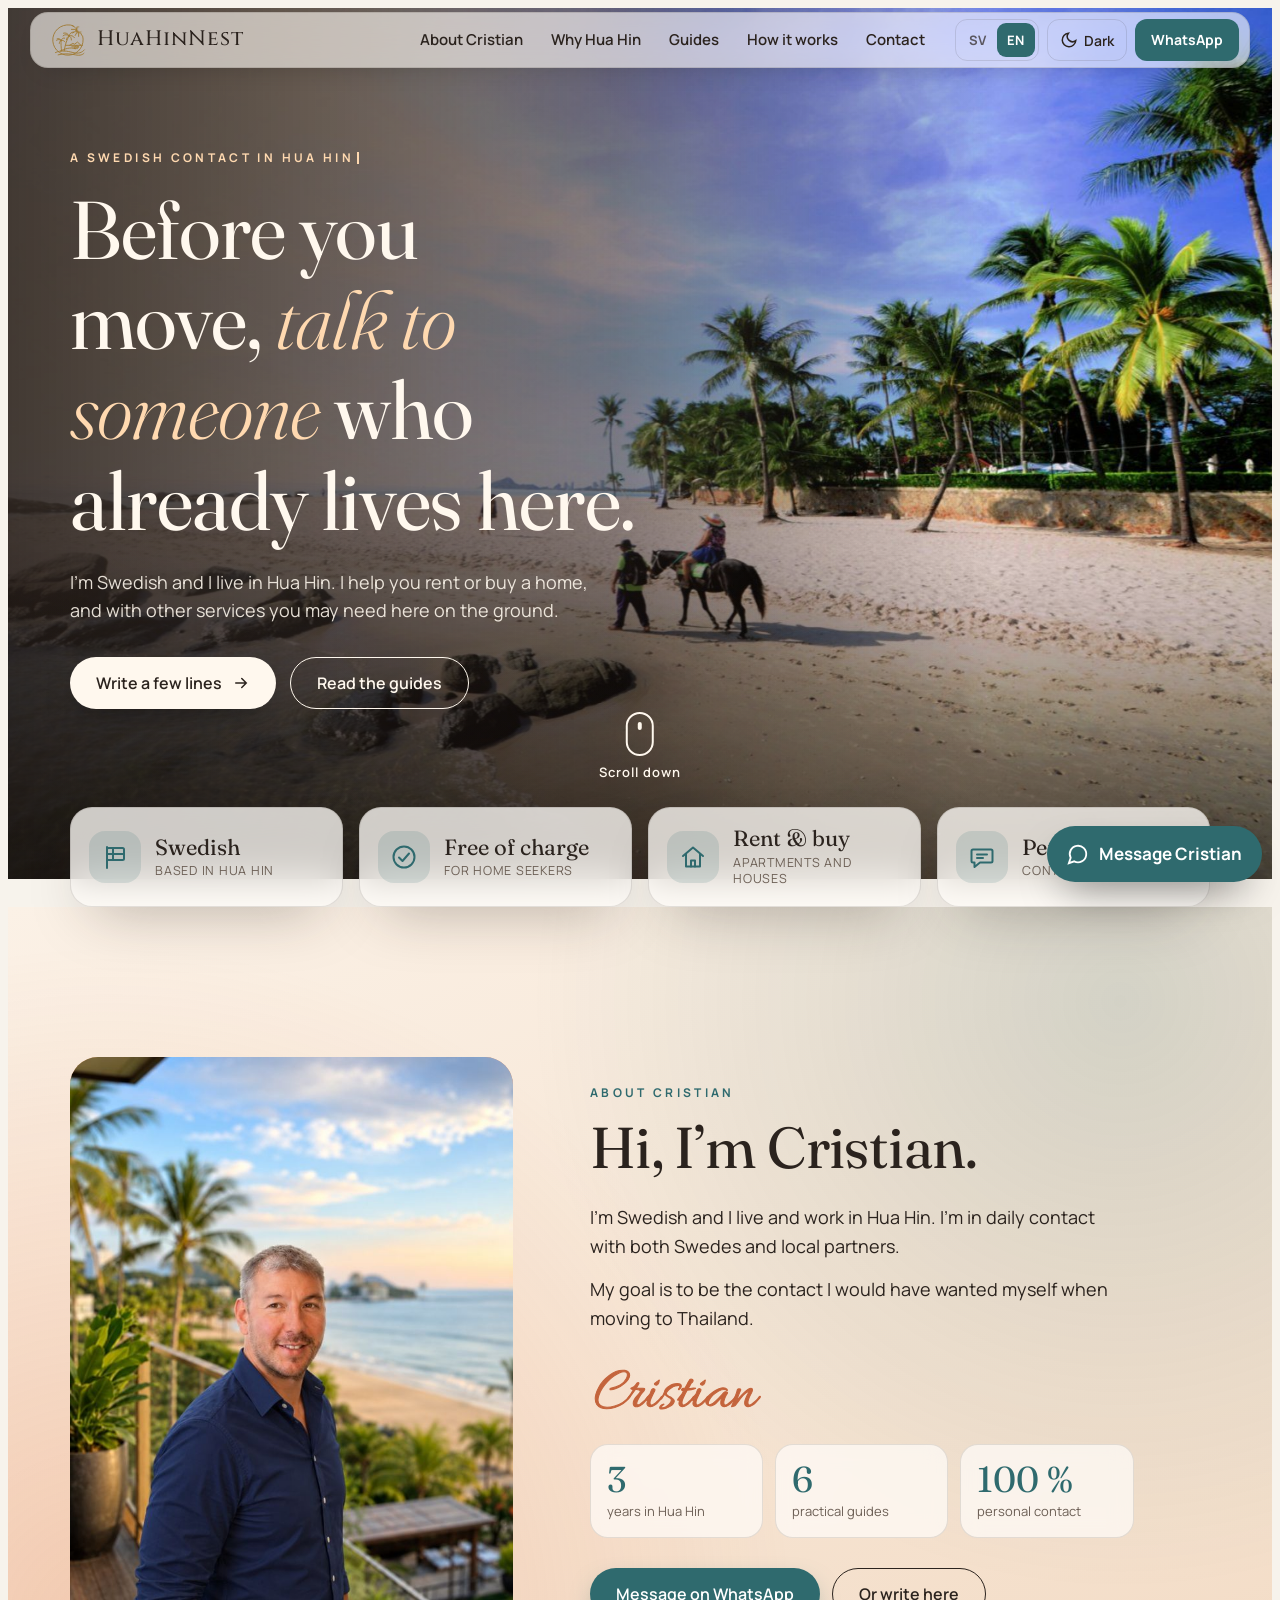
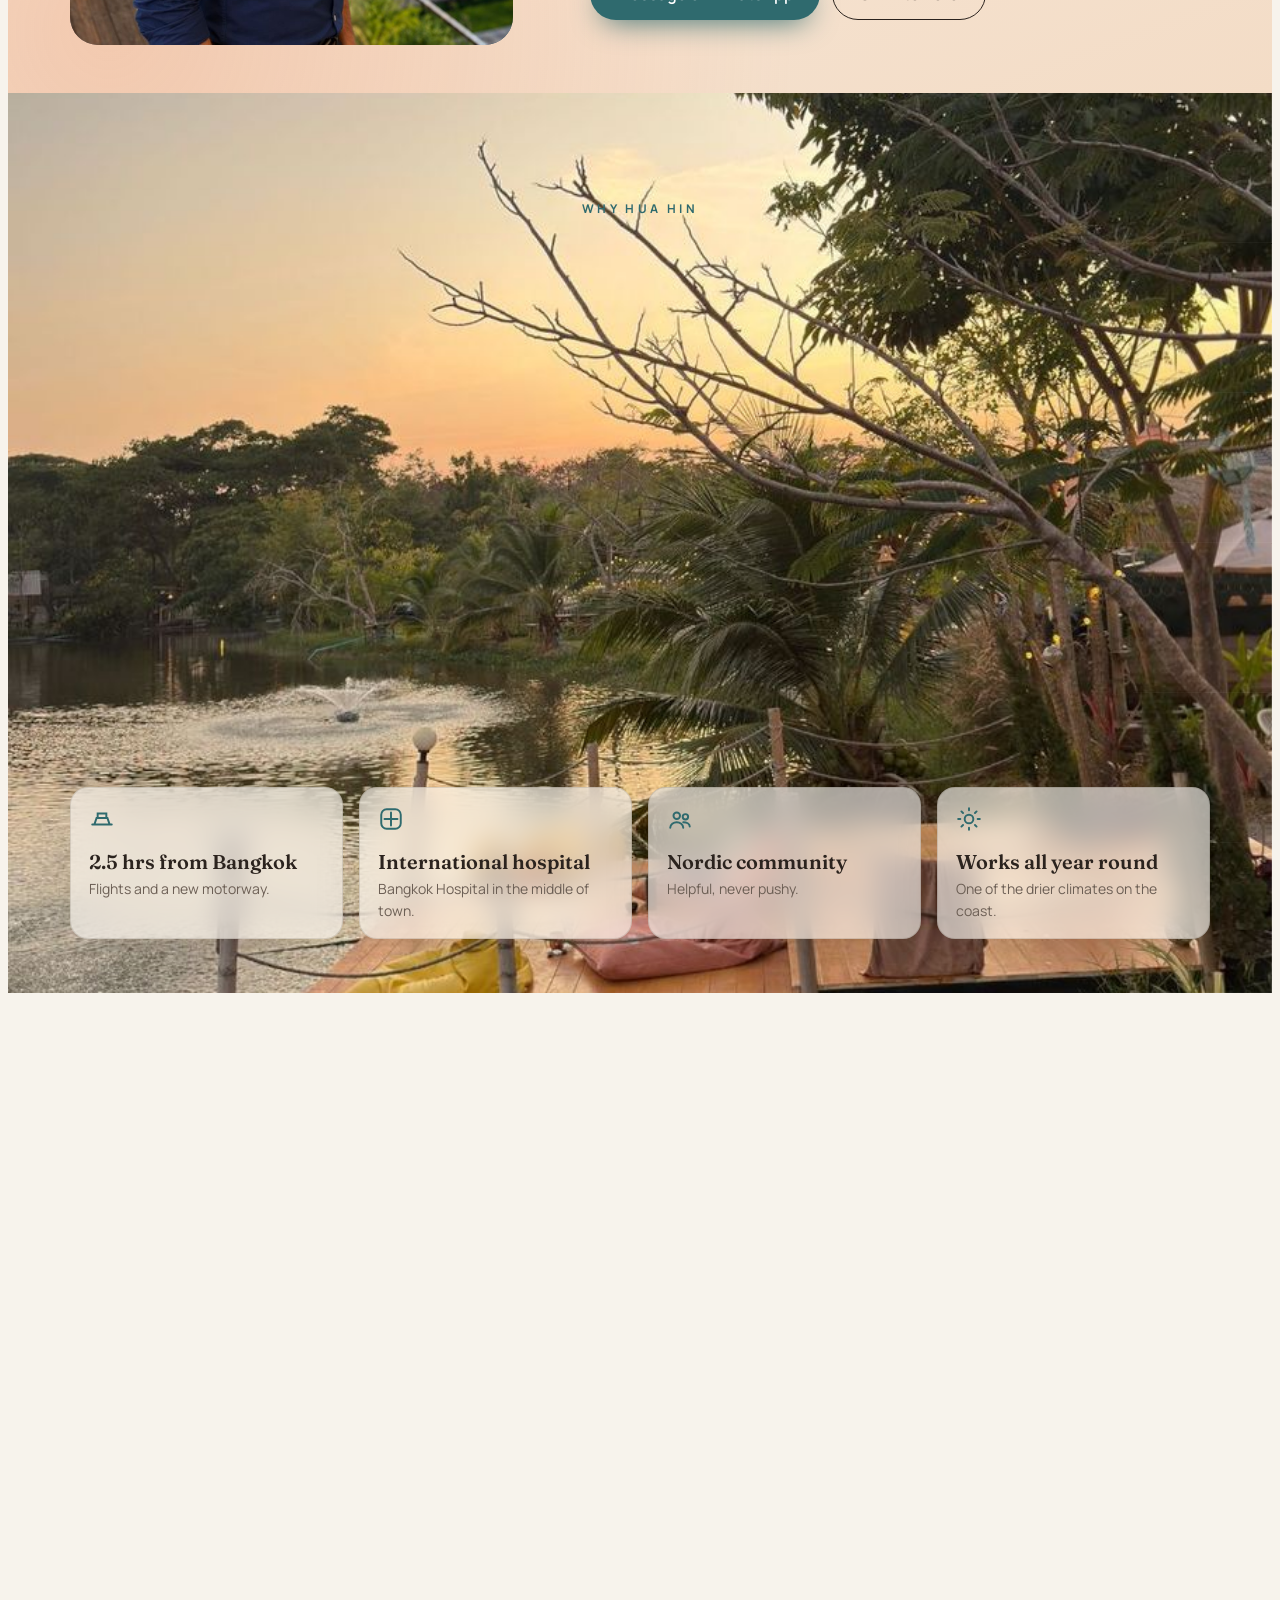
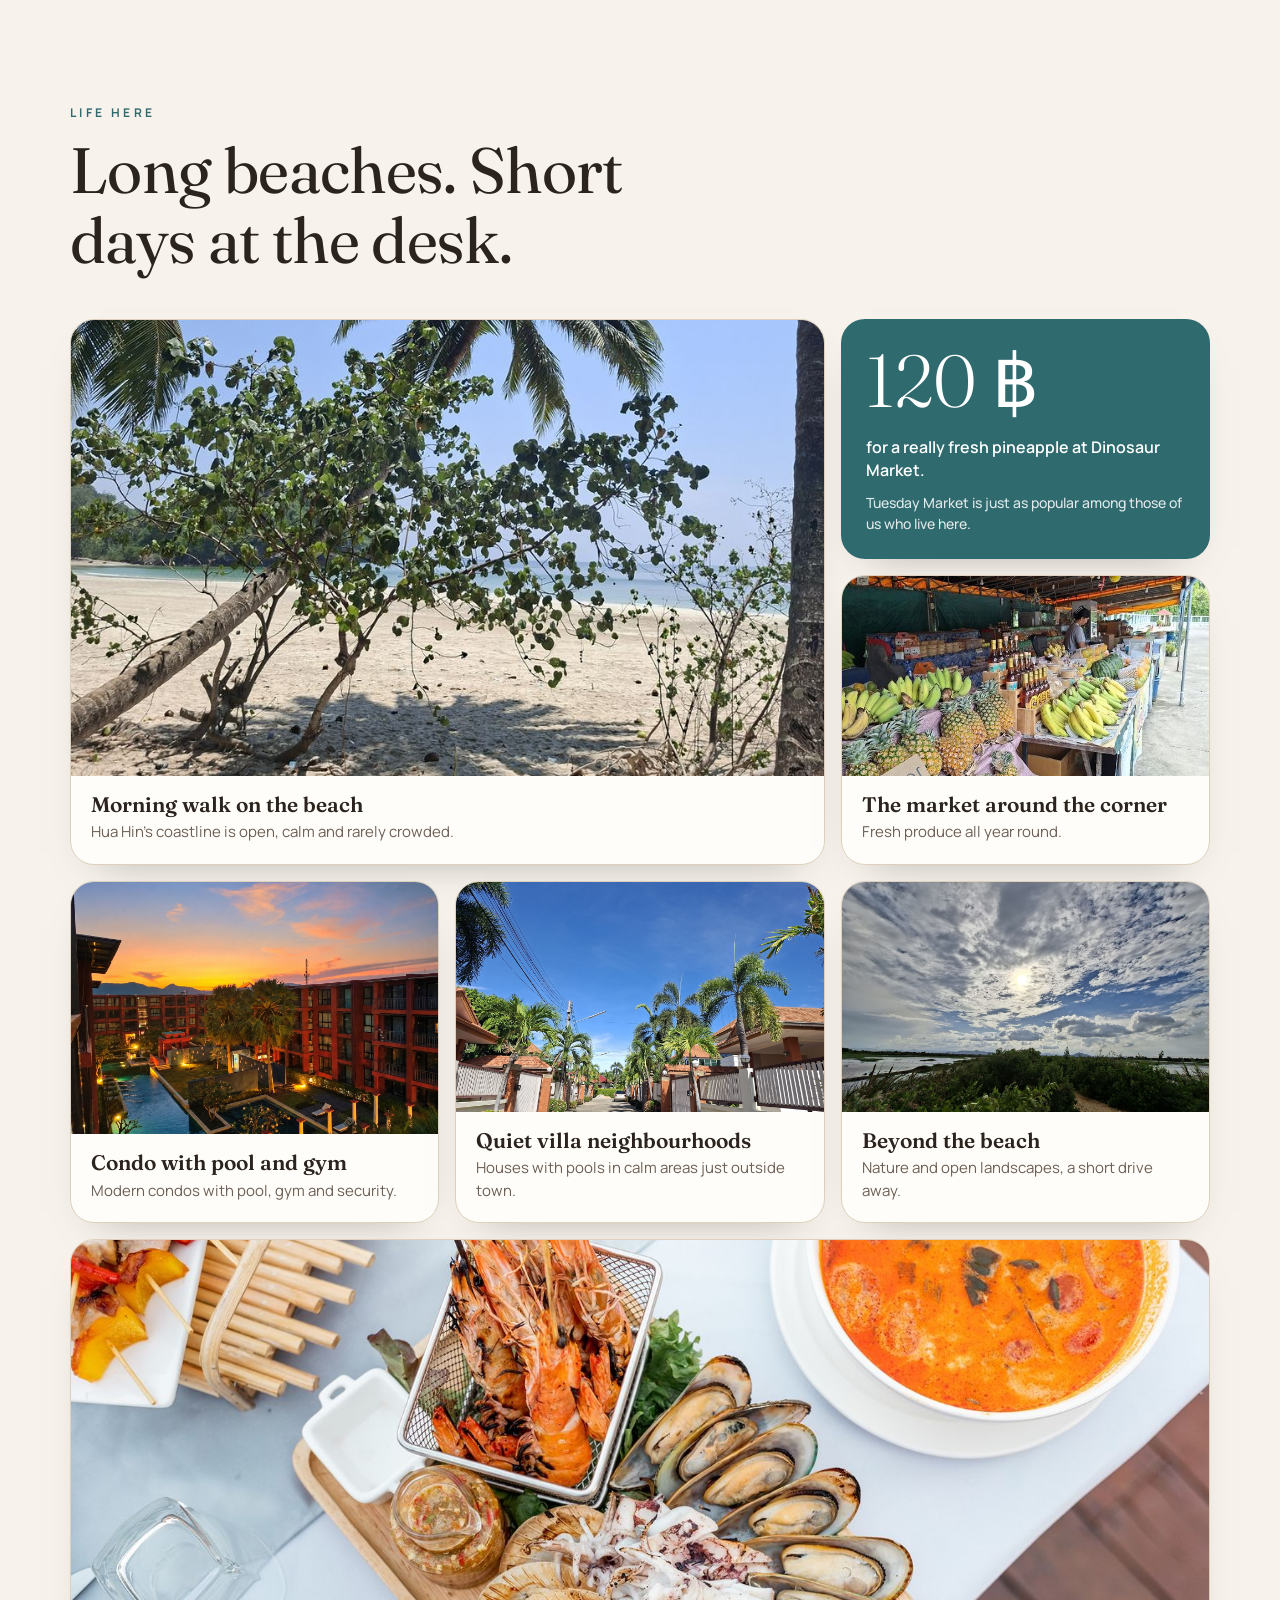
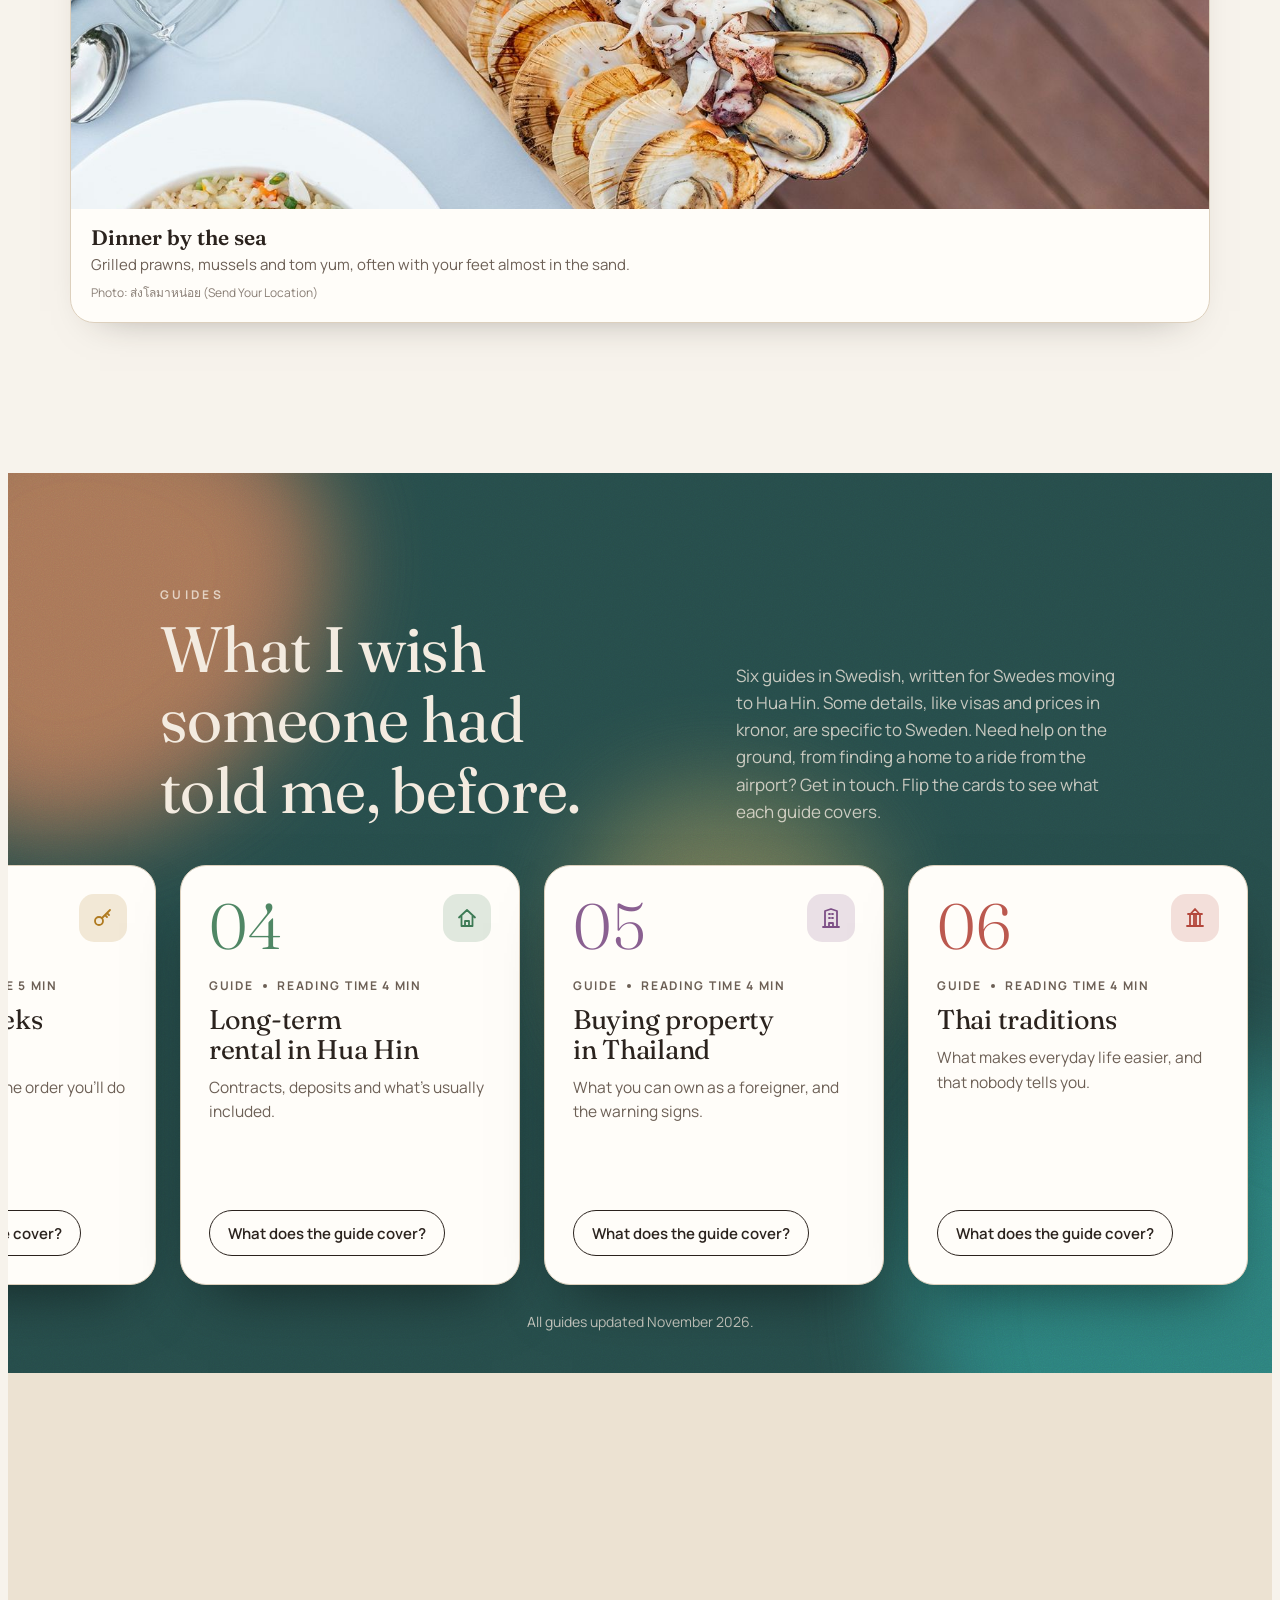
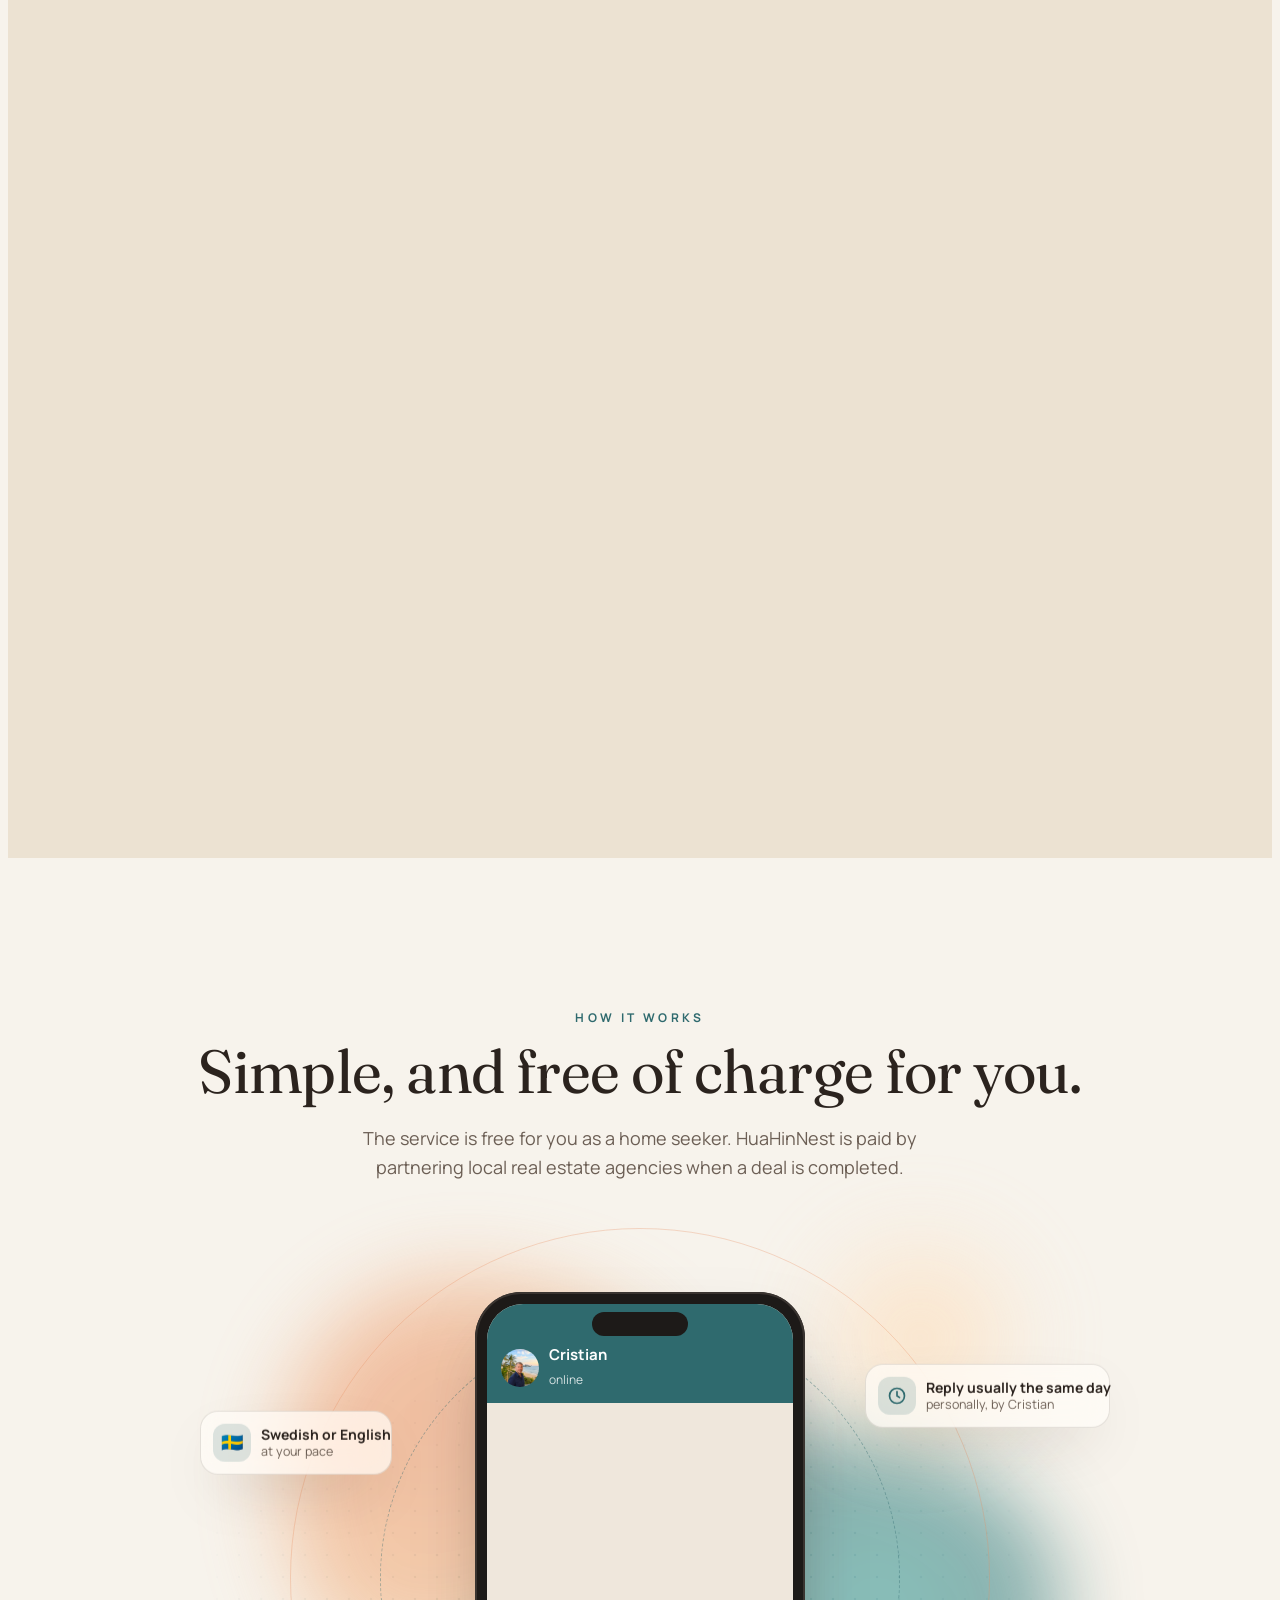
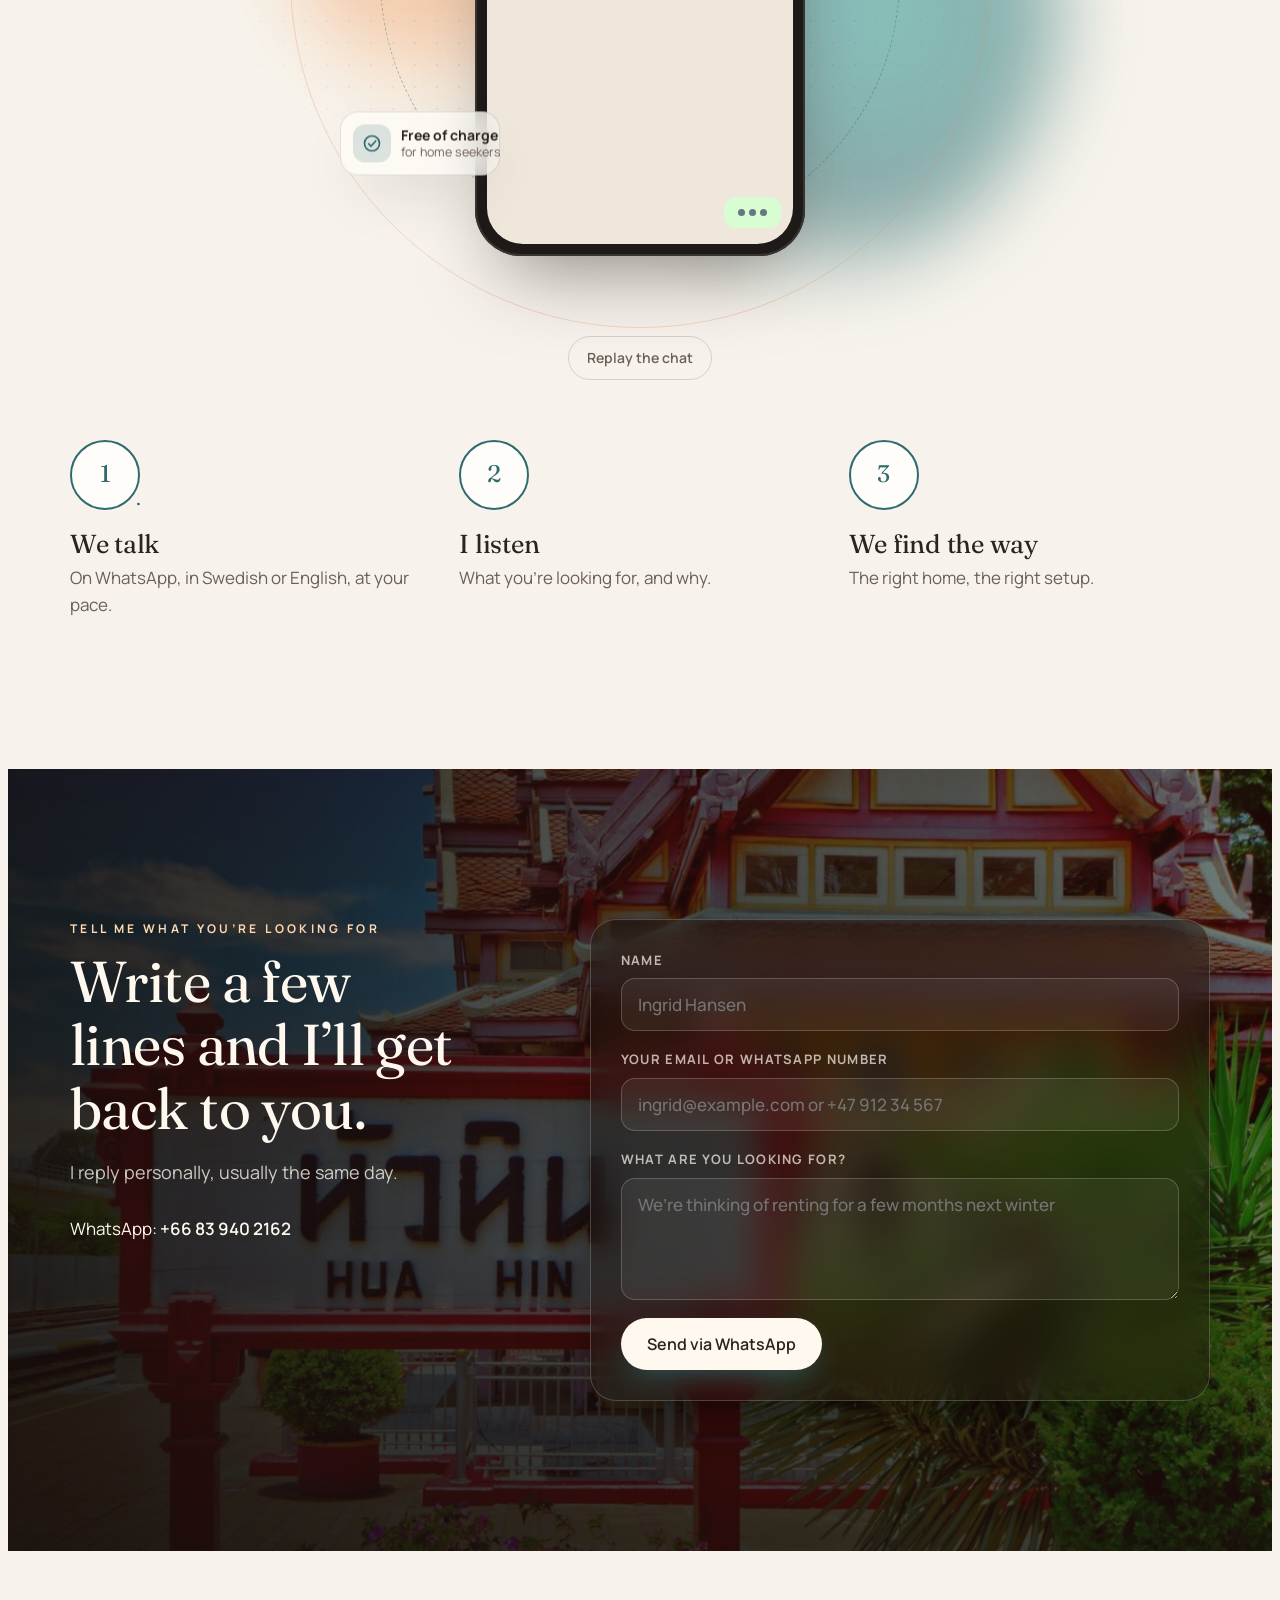
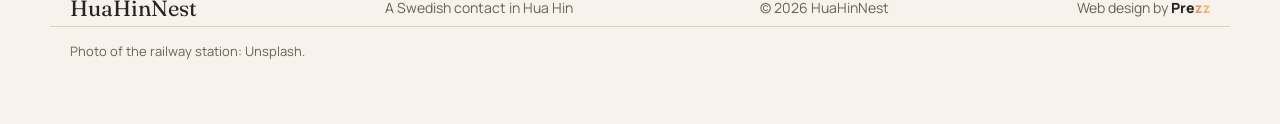
<file: en/index.html>
<!doctype html>
<html lang="en">
<head>
<meta charset="utf-8">
<meta name="viewport" content="width=device-width, initial-scale=1, viewport-fit=cover">
<title>HuaHinNest – A Swedish contact in Hua Hin for Scandinavians</title>
<meta name="description" content="A Swede based in Hua Hin. Personal guidance for Scandinavians thinking about moving to Thailand, renting or buying a home. Free of charge for home seekers.">
<meta name="author" content="HuaHinNest">
<link rel="canonical" href="https://huahinnest.onrender.com/en/">
<link rel="alternate" hreflang="sv" href="https://huahinnest.onrender.com/">
<link rel="alternate" hreflang="en" href="https://huahinnest.onrender.com/en/">
<link rel="alternate" hreflang="x-default" href="https://huahinnest.onrender.com/">
<meta property="og:locale" content="en_GB">
<meta property="og:title" content="HuaHinNest – A Swedish contact in Hua Hin for Scandinavians">
<meta property="og:description" content="A Swede based in Hua Hin. Personal guidance for Scandinavians thinking about moving to Thailand, renting or buying a home. Free of charge for home seekers.">
<meta property="og:type" content="website">
<meta property="og:url" content="https://huahinnest.onrender.com/en/">
<meta property="og:image" content="https://huahinnest.onrender.com/img/hero-horse-beach.jpg">
<meta name="twitter:card" content="summary_large_image">
<meta name="twitter:image" content="https://huahinnest.onrender.com/img/hero-horse-beach.jpg">
<link rel="icon" href="/img/logo-emblem.svg" type="image/svg+xml">
<link rel="preconnect" href="https://fonts.googleapis.com">
<link rel="preconnect" href="https://fonts.gstatic.com" crossorigin>
<link rel="stylesheet" href="https://fonts.googleapis.com/css2?family=Fraunces:ital,opsz,wght@0,9..144,300;0,9..144,400;0,9..144,600;0,9..144,900;1,9..144,300;1,9..144,400&family=Manrope:wght@400;500;600;700&family=Allura&family=Cinzel:wght@500&display=swap">
<style>
/* Layout: helsidesscener i lager, glasig header som alltid syns, scrollstyrda kapitel. Fraunces för rubriker, Manrope för brödtext, havsgrön accent från HuaHinNest. */
:root{
  --bg:#f7f3ec; --sand:#ece2d2; --card:#fffdf9; --ink:#2b231e; --muted:#6c5f55; --line:#ddd0bd;
  --accent:#2f6a6e; --accent-ink:#ffffff; --sun:#e98b5e; --glass:rgba(255,252,247,.62); --glass-line:rgba(43,35,30,.12);
  --shadow:0 24px 60px -24px rgba(43,35,30,.35);
  --mask-filter:none;
  --display:"Fraunces", Georgia, "Times New Roman", serif;
  --body:"Manrope", system-ui, -apple-system, "Segoe UI", sans-serif;
  --hh:72px;
}
@media (prefers-color-scheme: dark){:root:not([data-theme="light"]){
  --bg:#13100e; --sand:#1d1814; --card:#1b1714; --ink:#f3ebe0; --muted:#b5a696; --line:#3a312a;
  --accent:#7cc4bf; --accent-ink:#0f2526; --sun:#f0a07a; --glass:rgba(24,20,17,.6); --glass-line:rgba(243,235,224,.12);
  --shadow:0 24px 60px -24px rgba(0,0,0,.7); --mask-filter:brightness(1.35) saturate(1.15); color-scheme:dark;}}
:root[data-theme="dark"]{
  --bg:#13100e; --sand:#1d1814; --card:#1b1714; --ink:#f3ebe0; --muted:#b5a696; --line:#3a312a;
  --accent:#7cc4bf; --accent-ink:#0f2526; --sun:#f0a07a; --glass:rgba(24,20,17,.6); --glass-line:rgba(243,235,224,.12);
  --shadow:0 24px 60px -24px rgba(0,0,0,.7); --mask-filter:brightness(1.35) saturate(1.15); color-scheme:dark;}

*,*::before,*::after{box-sizing:border-box}
html{scroll-behavior:smooth}
body{background:var(--bg);color:var(--ink);font-family:var(--body);font-size:17px;line-height:1.6;-webkit-font-smoothing:antialiased;overflow-x:hidden;transition:background .4s,color .4s}
body::before{content:"";position:fixed;inset:0 0 auto;height:env(safe-area-inset-top,0px);z-index:60;background:var(--glass)}
h1,h2,h3{font-family:var(--display);font-weight:400;line-height:1.1;margin:0;text-wrap:balance;letter-spacing:-.01em}
p{margin:0}
a{color:inherit}
:focus-visible{outline:3px solid var(--accent);outline-offset:3px;border-radius:6px}
.wrap{max-width:1180px;margin:0 auto;padding-left:max(20px,env(safe-area-inset-left,0px));padding-right:max(20px,env(safe-area-inset-right,0px))}
.eyebrow{font-size:12px;font-weight:700;letter-spacing:.28em;text-transform:uppercase;color:var(--accent)}
.btn{display:inline-flex;align-items:center;gap:10px;min-height:52px;padding:0 26px;border-radius:999px;font:600 16px/1 var(--body);text-decoration:none;border:0;cursor:pointer;transition:transform .25s,box-shadow .25s,background .25s}
.btn:hover{transform:translateY(-2px)}
.btn:active{transform:translateY(0) scale(.98)}
.btn-primary{background:var(--accent);color:var(--accent-ink);box-shadow:0 12px 30px -12px var(--accent)}
.btn-ghost{background:transparent;color:inherit;border:1.5px solid currentColor}
.btn svg{width:18px;height:18px;transition:transform .25s}
.btn:hover svg{transform:translateX(4px)}

/* Header */
.hdr{position:fixed;top:env(safe-area-inset-top,0px);left:0;right:0;z-index:50;padding-left:max(14px,env(safe-area-inset-left,0px));padding-right:max(14px,env(safe-area-inset-right,0px));padding-block:12px}
.hdr-in{max-width:1220px;margin:0 auto;height:56px;display:flex;align-items:center;gap:18px;padding:0 10px 0 18px;border-radius:18px;background:var(--glass);border:1px solid var(--glass-line);backdrop-filter:blur(18px) saturate(1.4);-webkit-backdrop-filter:blur(18px) saturate(1.4);box-shadow:0 10px 30px -20px rgba(0,0,0,.45)}
.brand{display:flex;align-items:center;gap:10px;text-decoration:none;font-family:"Cinzel",var(--display);font-weight:500;font-size:21px;letter-spacing:.05em;white-space:nowrap;color:var(--ink)}
.brand .emblem{width:38px;height:38px;flex:0 0 38px;color:var(--gold)}
.brand .emblem path{stroke-dasharray:100;stroke-dashoffset:100;animation:draw 1.6s calc(.2s + var(--i)*.09s) cubic-bezier(.6,0,.2,1) forwards}
.brand .emblem .moon{opacity:0;animation:fadein .8s 1.4s forwards}
@keyframes fadein{to{opacity:1}}
:root{--gold:#a07a34}
@media (prefers-color-scheme: dark){:root:not([data-theme="light"]){--gold:#d9b56c}}
:root[data-theme="dark"]{--gold:#d9b56c}
@keyframes draw{to{stroke-dashoffset:0}}
.nav{display:flex;gap:4px;margin-left:auto}
.nav a{white-space:nowrap;font-size:15px;font-weight:600;text-decoration:none;padding:9px 12px;border-radius:10px;transition:background .2s}
.nav a:hover{background:var(--glass-line)}
.hdr-tools{display:flex;gap:8px;align-items:center}
.icon-btn{height:42px;min-width:42px;padding:0 12px;display:inline-flex;align-items:center;justify-content:center;gap:6px;border-radius:12px;border:1px solid var(--glass-line);background:transparent;color:inherit;font:600 14px var(--body);cursor:pointer}
.icon-btn svg{width:18px;height:18px}
.wa-btn{height:42px;padding:0 16px;border-radius:12px;background:var(--accent);color:var(--accent-ink);font-weight:700;font-size:14px;text-decoration:none;display:inline-flex;align-items:center}
.menu-btn{display:none}
.progress{position:absolute;left:24px;right:24px;bottom:10px;height:2px;border-radius:2px;overflow:hidden;pointer-events:none}
.progress i{display:block;height:100%;width:100%;background:var(--accent);transform-origin:left;transform:scaleX(0)}
.mnav{display:none}
@media (max-width:1160px){
  .nav{display:none}.menu-btn{display:inline-flex}.wa-btn{display:none}.hdr-tools{margin-left:auto}
  .mnav{position:absolute;top:76px;left:max(14px,env(safe-area-inset-left,0px));right:max(14px,env(safe-area-inset-right,0px));flex-direction:column;padding:10px;border-radius:18px;background:var(--glass);border:1px solid var(--glass-line);backdrop-filter:blur(18px);-webkit-backdrop-filter:blur(18px)}
  .mnav.open{display:flex}
  .mnav a{padding:14px 12px;font-size:18px;font-weight:600;text-decoration:none;border-bottom:1px solid var(--glass-line)}
  .mnav a:last-child{border:0;color:var(--accent)}
}
.sr{position:absolute;width:1px;height:1px;overflow:hidden;clip:rect(0 0 0 0);white-space:nowrap}
@media (max-width:420px){
  .hdr{padding-left:max(10px,env(safe-area-inset-left,0px));padding-right:max(10px,env(safe-area-inset-right,0px))}
  .hdr-in{gap:8px;padding:0 8px 0 12px}
  .brand{font-size:17px;gap:7px;letter-spacing:.03em}.brand .emblem{width:32px;height:32px;flex-basis:32px}
  #themeLabel{position:absolute;width:1px;height:1px;overflow:hidden;clip:rect(0 0 0 0)}
  #theme{width:44px;height:44px;padding:0}
  .menu-btn{height:44px;padding:0 12px}
  .hdr-tools{gap:6px}
}

/* Hero */
.hero{position:relative;min-height:max(640px,92svh);display:flex;align-items:flex-end;overflow:hidden;color:#fff8ee;isolation:isolate}
.scene{position:absolute;inset:-6% -4% 0;z-index:-2}
.scene{will-change:transform}
.scene img{position:absolute;inset:0;width:100%;height:100%;object-fit:cover;object-position:68% 55%;animation:kenburns 26s ease-in-out infinite alternate}
@keyframes kenburns{from{transform:scale(1.04)}to{transform:scale(1.14) translateX(-1.5%)}}
.hero::after{content:"";position:absolute;inset:0;z-index:-1;background:linear-gradient(90deg,rgba(20,14,12,.8) 0%,rgba(20,14,12,.48) 48%,rgba(20,14,12,0) 78%),linear-gradient(0deg,rgba(20,14,12,.6),transparent 45%)}
.hero-in{width:100%;padding-top:140px;padding-bottom:110px}
.hero .eyebrow{color:#ffd9b0;min-height:1.6em}
.caret{display:inline-block;width:2px;height:1em;background:currentColor;vertical-align:-2px;margin-left:3px;animation:blink 1s steps(1) infinite}
@keyframes blink{50%{opacity:0}}
.hero h1{font-size:clamp(2.6rem,6.4vw,5.6rem);max-width:12ch;margin-top:18px;font-weight:400}
.hero h1 em{font-weight:300;color:#ffd9b0}
.w{display:inline-block;opacity:0;transform:translateY(40%) rotate(4deg);filter:blur(6px);animation:word .9s cubic-bezier(.2,.8,.2,1) forwards}
@keyframes word{to{opacity:1;transform:none;filter:none}}
.hero .lead{max-width:34rem;margin-top:22px;font-size:18px;color:rgba(255,248,238,.88)}
.hero .ctas{display:flex;flex-wrap:wrap;gap:14px;margin-top:32px}
.hero .btn-primary{background:#fff8ee;color:#2b231e;box-shadow:0 14px 34px -14px rgba(0,0,0,.6)}
.scroll-cue{position:absolute;left:50%;bottom:22px;transform:translateX(-50%);display:flex;flex-direction:column;align-items:center;gap:6px;color:#fff8ee;text-decoration:none;font-size:13px;font-weight:600;letter-spacing:.08em}
.scroll-cue span{width:28px;height:44px;border:2px solid currentColor;border-radius:16px;position:relative}
.scroll-cue span::after{content:"";position:absolute;left:50%;top:8px;width:4px;height:8px;margin-left:-2px;border-radius:2px;background:currentColor;animation:cue 1.8s infinite}
@keyframes cue{0%{opacity:0;transform:translateY(0)}30%{opacity:1}100%{opacity:0;transform:translateY(16px)}}
.shimmer rect{animation:shim 3.5s ease-in-out infinite}
.shimmer rect:nth-child(2n){animation-delay:1.1s}.shimmer rect:nth-child(3n){animation-delay:2s}
@keyframes shim{0%,100%{opacity:.15}50%{opacity:.85}}

/* Trust: svävande glaskort som överlappar heron, ikoner som ritar sig själva */
.hero-in{padding-bottom:170px}
.scroll-cue{bottom:96px}
.trust{position:relative;z-index:5;margin-top:-72px}
.trust-in{display:grid;grid-template-columns:repeat(4,minmax(0,1fr));gap:16px}
.tcard{display:flex;align-items:center;gap:14px;padding:18px 18px;border-radius:22px;background:color-mix(in srgb,var(--card) 78%,transparent);border:1px solid var(--glass-line);backdrop-filter:blur(18px) saturate(1.3);-webkit-backdrop-filter:blur(18px) saturate(1.3);box-shadow:var(--shadow);transition:transform .35s cubic-bezier(.2,.8,.2,1),box-shadow .35s}
.tcard:hover,.js .tcard.rv.in:hover{transform:translateY(-6px);transition-duration:.35s;box-shadow:0 30px 60px -24px rgba(43,35,30,.45)}
.ticon{flex:0 0 52px;height:52px;border-radius:16px;display:grid;place-items:center;background:color-mix(in srgb,var(--accent) 14%,transparent);color:var(--accent)}
.ticon svg{width:28px;height:28px}
.ticon path,.ticon rect,.ticon circle,.ticon polyline{stroke-dasharray:90;stroke-dashoffset:90;transition:stroke-dashoffset 1.6s cubic-bezier(.6,0,.2,1)}
.tcard.in .ticon path,.tcard.in .ticon rect,.tcard.in .ticon circle,.tcard.in .ticon polyline{stroke-dashoffset:0}
.tcard:nth-child(2) .ticon *{transition-delay:.25s}.tcard:nth-child(3) .ticon *{transition-delay:.5s}.tcard:nth-child(4) .ticon *{transition-delay:.75s}
.tcard b{display:block;font-family:var(--display);font-weight:400;font-size:22px;line-height:1.15}
.tcard span{display:block;margin-top:3px;font-size:12.5px;letter-spacing:.06em;text-transform:uppercase;color:var(--muted);line-height:1.35}
@media (max-width:980px){.trust-in{grid-template-columns:repeat(2,minmax(0,1fr))}}
@media (max-width:600px){
  .hero-in{padding-bottom:120px}.scroll-cue{display:none}
  .trust{margin-top:-56px}.trust-in{gap:10px}
  .tcard{flex-direction:column;align-items:flex-start;gap:10px;padding:14px}
  .ticon{flex-basis:auto;width:42px;height:42px;border-radius:13px}.ticon svg{width:24px;height:24px}
  .tcard b{font-size:19px}.tcard span{font-size:11.5px}
}

/* Om Cristian */
.sec{padding-block:clamp(80px,12vw,150px)}
.about{display:grid;grid-template-columns:minmax(0,5fr) minmax(0,7fr);gap:clamp(32px,6vw,90px);align-items:center}
.portrait{aspect-ratio:678/900;max-width:100%;border-radius:28px;position:relative;overflow:hidden;background:linear-gradient(160deg,#f2b27d,#d9775a 45%,#3e5d73);clip-path:circle(18% at 50% 50%);transition:clip-path 1.4s cubic-bezier(.7,0,.2,1)}
.portrait.in{clip-path:circle(80% at 50% 50%)}
.portrait img{position:absolute;inset:0;width:100%;height:100%;object-fit:contain}
.about h2{font-size:clamp(2.2rem,4.5vw,3.6rem);margin-top:14px}
.about .body{margin-top:24px;display:grid;gap:14px;font-size:18px;color:var(--muted);max-width:34rem}
.about .ctas{display:flex;flex-wrap:wrap;gap:12px;margin-top:30px}
@media (max-width:820px){.about{grid-template-columns:1fr}.portrait{max-width:420px}}
/* Om Cristian: varm solnedgångsbakgrund, text som fylls i, namnteckning, siffror */
:root{--om-faint:rgba(43,35,30,.16);--om-sig:#c4643c;--om-bg:radial-gradient(circle at 88% 12%,rgba(47,106,110,.18),transparent 45%),radial-gradient(circle at 8% 92%,rgba(233,139,94,.3),transparent 50%),linear-gradient(160deg,#fbf1e6,#f3dcc6)}
@media (prefers-color-scheme: dark){:root:not([data-theme="light"]){--om-faint:rgba(243,235,224,.16);--om-sig:#f0a07a;--om-bg:radial-gradient(circle at 88% 12%,rgba(124,196,191,.2),transparent 45%),radial-gradient(circle at 8% 92%,rgba(240,160,122,.18),transparent 50%),linear-gradient(160deg,#16110e,#10201f)}}
:root[data-theme="dark"]{--om-faint:rgba(243,235,224,.16);--om-sig:#f0a07a;--om-bg:radial-gradient(circle at 88% 12%,rgba(124,196,191,.2),transparent 45%),radial-gradient(circle at 8% 92%,rgba(240,160,122,.18),transparent 50%),linear-gradient(160deg,#16110e,#10201f)}
#om{background:var(--om-bg);position:relative;padding-bottom:clamp(36px,4vw,48px)}
.about .body{color:var(--ink)}
.rw{color:var(--om-faint);transition:color .35s}
.rw.on{color:var(--ink)}
.sig{display:block;width:min(300px,80%);height:auto;margin-top:18px;overflow:visible}
.sig text{font-family:Allura,"Snell Roundhand",cursive;font-size:60px;fill:var(--om-sig);fill-opacity:0;stroke:var(--om-sig);stroke-width:1.1;stroke-dasharray:900;stroke-dashoffset:900}
.stats{display:grid;grid-template-columns:repeat(3,minmax(0,1fr));gap:12px;margin-top:22px;max-width:34rem}
.stat-c{padding:16px;border-radius:18px;background:color-mix(in srgb,var(--card) 70%,transparent);border:1px solid var(--glass-line);backdrop-filter:blur(10px);-webkit-backdrop-filter:blur(10px)}
.stat-c b{display:block;font-family:var(--display);font-weight:400;font-size:clamp(28px,3.4vw,36px);line-height:1;color:var(--accent)}
.stat-c small{display:block;margin-top:6px;font-size:13px;line-height:1.35;color:var(--muted)}
.stat-c b{white-space:nowrap}
@media (max-width:420px){.stats{gap:8px}.stat-c{padding:12px 10px}.stat-c b{font-size:24px}.stat-c small{font-size:12px}}

/* Pussel / text mask */
.puzzle{position:relative;height:340vh;background:var(--bg)}
.stage{position:sticky;top:0;height:100svh;overflow:hidden;perspective:1100px}
.mask-text{position:absolute;inset:0;display:flex;flex-direction:column;justify-content:center;padding-left:max(20px,env(safe-area-inset-left,0px));padding-right:max(20px,env(safe-area-inset-right,0px));background-repeat:no-repeat;-webkit-background-clip:text;background-clip:text;color:transparent;font-family:var(--display);font-weight:900;font-size:clamp(2.6rem,9.2vw,9rem);line-height:.98;letter-spacing:-.025em;text-align:center;transform-origin:50% 40%;filter:var(--mask-filter)}
.mask-text span{display:block}
.tiles{position:absolute;inset:0;transform-style:preserve-3d}
.tile{position:absolute;background-repeat:no-repeat;will-change:transform,opacity;backface-visibility:hidden}
.puzzle .eyebrow{position:absolute;top:calc(var(--hh) + 34px);left:0;right:0;text-align:center;z-index:2;opacity:0;transition:opacity .4s}
.facts{position:absolute;left:0;right:0;bottom:max(34px,6vh);z-index:3}
.facts-in{display:grid;grid-template-columns:repeat(4,minmax(0,1fr));gap:16px}
.fact{padding:18px 18px 16px;border-radius:18px;background:var(--glass);border:1px solid var(--glass-line);backdrop-filter:blur(14px);-webkit-backdrop-filter:blur(14px);box-shadow:var(--shadow);opacity:0;transform:translateX(-120px)}
@media (max-width:820px){.fact{transform:translateY(60px)}}
.fact b{display:block;font-family:var(--display);font-weight:600;font-size:20px;line-height:1.2}
.fact span{display:block;margin-top:4px;font-size:14px;color:var(--muted)}
.fact svg{width:26px;height:26px;color:var(--accent);margin-bottom:10px}
.puzzle-hint{position:absolute;left:0;right:0;bottom:22px;text-align:center;font-size:13px;font-weight:600;color:#fff8ee;z-index:4;letter-spacing:.06em;text-shadow:0 2px 12px rgba(0,0,0,.5);transition:opacity .3s}
@media (max-width:820px){.facts-in{grid-template-columns:repeat(2,minmax(0,1fr));gap:10px}.fact{padding:12px}.fact b{font-size:16px}.fact span{font-size:12.5px}.fact svg{display:none}}

/* Bento */
/* Bento: bild överst, text under bilden i ett kort */
.bento{display:grid;grid-template-columns:repeat(6,minmax(0,1fr));gap:16px;margin-top:44px}
.tilebx{position:relative;display:flex;flex-direction:column;border-radius:24px;overflow:hidden;background:var(--card);border:1px solid var(--line);box-shadow:0 18px 40px -30px rgba(43,35,30,.5)}
.tilebx .ph{position:relative;flex:1 1 auto;min-height:190px;overflow:hidden;background:var(--sand)}
.tilebx img{position:absolute;inset:0;width:100%;height:100%;object-fit:cover;transition:transform 1.2s cubic-bezier(.2,.8,.2,1)}
.tilebx:hover img,.tilebx:focus-visible img{transform:scale(1.08)}
.tilebx .cap{padding:16px 20px 20px}
.tilebx .cap b{display:block;font-family:var(--display);font-weight:600;font-size:21px;line-height:1.2}
.tilebx .cap span{display:block;margin-top:4px;font-size:15px;line-height:1.5;color:var(--muted)}
.b1{grid-column:span 4;grid-row:span 2}.b1 .ph{min-height:420px}.b2,.b3,.b4,.b5,.b6{grid-column:span 2}.b3 .ph{min-height:200px}.b4 .ph,.b5 .ph,.b6 .ph{min-height:230px}
.b1 img{object-position:50% 85%}
.b7{grid-column:1/-1}.b7 .ph{flex:none;min-height:0;aspect-ratio:2/1}
.tilebx .credit{display:block;margin-top:6px;font-size:12px;color:var(--muted);opacity:.8}
.stat{display:flex;flex-direction:column;justify-content:space-between;gap:18px;padding:24px;background:var(--accent);color:var(--accent-ink);border-color:transparent}
.stat b{font-family:var(--display);font-size:clamp(3rem,6vw,4.6rem);font-weight:300;line-height:1}
.stat span{font-size:16px;font-weight:600;line-height:1.45}
.stat small{display:block;margin-top:10px;font-size:14px;font-weight:500;opacity:.85;line-height:1.5}
@media (max-width:820px){.bento{grid-template-columns:repeat(2,minmax(0,1fr))}.b1,.b2,.b7{grid-column:span 2}.b1{grid-row:auto}.b1 .ph{min-height:340px}.b3,.b4,.b5,.b6{grid-column:span 1}}
@media (max-width:600px){.bento{grid-template-columns:1fr;gap:14px}.b1,.b2,.b3,.b4,.b5,.b6{grid-column:auto}.tilebx .ph,.b1 .ph,.b3 .ph,.b4 .ph,.b5 .ph,.b6 .ph{min-height:0;flex:none;aspect-ratio:4/3}.b1 .ph{aspect-ratio:4/5}}

/* Kunskapsbank */
.kb{position:relative;background:var(--sand);--kp:0;--deep:#16403f}
:root[data-theme="dark"] .kb{--deep:#0d2a2a}
@media (prefers-color-scheme: dark){:root:not([data-theme="light"]) .kb{--deep:#0d2a2a}}
.kb-stage{position:sticky;top:0;height:100svh;display:flex;flex-direction:column;justify-content:center;overflow:hidden;padding-top:var(--hh);isolation:isolate}
/* Bakgrundslager: färgbyte, blobbar, korn och konturtext */
.kb-deep{position:absolute;inset:0;z-index:-4;background:var(--deep);opacity:var(--kp)}
.kb-blob{position:absolute;z-index:-3;border-radius:42% 58% 63% 37%/45% 38% 62% 55%;filter:blur(50px);animation:pmorph 16s ease-in-out infinite;pointer-events:none;opacity:calc(.3 + var(--kp)*.4)}
.kb-blob.a{width:460px;height:460px;left:-140px;top:-100px;background:#e98b5e}
.kb-blob.b{width:520px;height:520px;right:-160px;bottom:-200px;background:#2f9a96;animation-delay:-6s;animation-duration:19s}
.kb-blob.c{width:300px;height:300px;left:45%;top:35%;background:#f2c46d;opacity:calc(.12 + var(--kp)*.25);animation-delay:-10s}
.kb-grain{position:absolute;inset:0;z-index:-2;opacity:.13;mix-blend-mode:overlay;pointer-events:none;background-image:url("data:image/svg+xml,%3Csvg xmlns='http://www.w3.org/2000/svg' width='160' height='160'%3E%3Cfilter id='n'%3E%3CfeTurbulence type='fractalNoise' baseFrequency='.9' numOctaves='3'/%3E%3C/filter%3E%3Crect width='100%25' height='100%25' filter='url(%23n)'/%3E%3C/svg%3E")}
.kb-big{position:absolute;left:0;top:calc(var(--hh) + 6vh);z-index:-1;white-space:nowrap;font-family:var(--display);font-weight:300;font-size:clamp(110px,18vw,260px);line-height:1;color:transparent;-webkit-text-stroke:1.5px currentColor;opacity:.16;pointer-events:none;will-change:transform}
.kb .kb-head,.kb .kb-foot,.kb .kb-head p,.kb .eyebrow{transition:color .6s}
.kb.deep{color:#f3ebe0}
.kb.deep .kb-head p,.kb.deep .kb-foot{color:rgba(243,235,224,.78)}
.kb.deep .eyebrow{color:#9fe1cb}
.kb-head{display:flex;flex-wrap:wrap;align-items:flex-end;justify-content:space-between;gap:16px}
.kb-head h2{font-size:clamp(2.2rem,5vw,4rem);max-width:14ch;margin-top:10px}
.kb-head p{max-width:24rem;color:var(--muted)}
.track{display:flex;gap:24px;margin-top:40px;padding-left:max(20px,calc((100vw - 1180px)/2 + 20px));padding-right:60px;will-change:transform}
.kcard{flex:0 0 340px;height:420px;perspective:1200px}
.kflip{position:relative;width:100%;height:100%;transform-style:preserve-3d;transition:transform .9s cubic-bezier(.3,1.3,.5,1)}
.kcard.flipped .kflip{transform:rotateY(180deg)}
.ktilt{width:100%;height:100%;transform-style:preserve-3d;transition:transform .15s}
.face{position:absolute;inset:0;border-radius:26px;padding:28px;display:flex;flex-direction:column;backface-visibility:hidden;-webkit-backface-visibility:hidden;background:var(--card);border:1px solid var(--line);box-shadow:var(--shadow);overflow:hidden}
.face::after{content:"";position:absolute;inset:0;background:radial-gradient(circle at var(--gx,50%) var(--gy,0%),rgba(255,255,255,.35),transparent 45%);opacity:var(--go,0);pointer-events:none;transition:opacity .3s}
.back{transform:rotateY(180deg);background:var(--c,var(--accent));color:#fff;border-color:transparent}
.kcard .front{color:var(--ink);box-shadow:0 30px 60px -28px rgba(0,0,0,.55)}
.ktop{display:flex;justify-content:space-between;align-items:flex-start}
.kicon{width:48px;height:48px;border-radius:15px;display:grid;place-items:center;background:color-mix(in srgb,var(--c) 16%,transparent);color:var(--c);transform:translateZ(30px)}
.kicon svg{width:24px;height:24px}
.knum{font-family:var(--display);font-size:64px;font-weight:300;line-height:1;color:var(--c,var(--accent));opacity:.9;transform:translateZ(40px)}
.kmeta{display:flex;gap:10px;align-items:center;font-size:12px;font-weight:700;letter-spacing:.14em;text-transform:uppercase;color:var(--muted);margin-top:18px}
.kmeta i{width:4px;height:4px;border-radius:50%;background:currentColor}
.face h3{font-size:27px;margin-top:10px}
.face p{margin-top:10px;color:var(--muted);font-size:15.5px}
.back p{color:inherit;opacity:.85}
.back ul{list-style:none;padding:0;margin:16px 0 0;display:grid;gap:12px}
.back li{display:flex;gap:10px;font-size:16px;line-height:1.45}
.back li::before{content:"";flex:0 0 16px;height:2px;margin-top:11px;background:currentColor}
.kbtns{margin-top:auto;display:flex;gap:10px;flex-wrap:wrap}
.flip-btn{min-height:46px;padding:0 18px;border-radius:999px;border:1.5px solid currentColor;background:transparent;color:inherit;font:600 15px var(--body);cursor:pointer}
.back .read{min-height:46px;padding:0 18px;border-radius:999px;background:#fff;color:var(--c,var(--accent));font-weight:700;font-size:15px;display:inline-flex;align-items:center;text-decoration:none}
.kb-foot{margin-top:26px;font-size:14px;color:var(--muted)}
@media (max-width:820px){
  .kb{height:auto!important}.kb-stage{position:relative;height:auto;padding-block:90px}
  .kb-big{top:60px}
  .track{flex-direction:column;transform:none!important;padding-left:max(20px,env(safe-area-inset-left,0px));padding-right:max(20px,env(safe-area-inset-right,0px))}
  .kcard{flex:none;width:100%;height:auto}
  .kflip{display:grid;height:auto}.ktilt{height:auto}
  .face{position:relative;inset:auto;grid-area:1/1;padding:24px}
  .kbtns{padding-top:22px}
  .knum{font-size:52px}
}

/* Process */
.proc{position:relative;margin-top:60px}
.proc svg{position:absolute;left:0;right:0;top:34px;width:100%;height:60px;overflow:visible}
.proc path{fill:none;stroke:var(--accent);stroke-width:2.5;stroke-linecap:round}
.steps{position:relative;display:grid;grid-template-columns:repeat(3,minmax(0,1fr));gap:28px}
.step .dot{width:70px;height:70px;border-radius:50%;display:grid;place-items:center;background:var(--card);border:2px solid var(--accent);font-family:var(--display);font-size:24px;color:var(--accent);transition:transform .4s,background .4s,color .4s}
.step.on .dot{background:var(--accent);color:var(--accent-ink);transform:scale(1.08)}
.step h3{font-size:26px;margin-top:20px}
.step p{margin-top:6px;color:var(--muted)}
.center{text-align:center}
.center h2{font-size:clamp(2.2rem,5vw,3.8rem);margin-top:12px}
.center .sub{max-width:38rem;margin:18px auto 0;color:var(--muted);font-size:18px}
@media (max-width:760px){.steps{grid-template-columns:1fr;gap:34px}.proc svg{display:none}}

/* WhatsApp-chatt i en mobil */
.phone{--wa-bg:#efe7dc;--wa-in:#ffffff;--wa-out:#d9fdd3;--wa-ink:#111b21;--wa-sub:#667781;--wa-top:#2f6a6e;
  position:relative;z-index:3;width:min(330px,100%);margin:0 auto;padding:12px;border-radius:46px;background:#1d1a18;box-shadow:0 40px 80px -30px rgba(43,35,30,.55),inset 0 0 0 2px #3a3430;transform:rotate(-2deg);transition:transform .8s cubic-bezier(.2,.8,.2,1)}
.phone.in{transform:rotate(0)}
:root[data-theme="dark"] .phone{--wa-bg:#0b141a;--wa-in:#202c33;--wa-out:#005c4b;--wa-ink:#e9edef;--wa-sub:#8696a0;--wa-top:#1f2c33}
@media (prefers-color-scheme: dark){:root:not([data-theme="light"]) .phone{--wa-bg:#0b141a;--wa-in:#202c33;--wa-out:#005c4b;--wa-ink:#e9edef;--wa-sub:#8696a0;--wa-top:#1f2c33}}
.screen{position:relative;border-radius:36px;overflow:hidden;background:var(--wa-bg);height:540px;display:flex;flex-direction:column}
.notch{position:absolute;top:8px;left:50%;width:96px;height:24px;margin-left:-48px;border-radius:14px;background:#1d1a18;z-index:2}
.wa-top{display:flex;align-items:center;gap:10px;padding:42px 14px 12px;background:var(--wa-top);color:#fff}
.wa-top img{width:38px;height:38px;border-radius:50%;object-fit:cover;object-position:35% 30%}
.wa-top b{display:block;font-size:15px;line-height:1.2}
.wa-top small{font-size:12px;opacity:.8}
.chat{flex:1;display:flex;flex-direction:column;justify-content:flex-end;gap:8px;padding:14px 12px 16px;overflow:hidden}
.msg{max-width:84%;padding:8px 11px 6px;border-radius:12px;font-size:14.5px;line-height:1.42;color:var(--wa-ink);background:var(--wa-in);box-shadow:0 1px .5px rgba(11,20,26,.13);opacity:0;transform:translateY(14px) scale(.96);transform-origin:left bottom;transition:opacity .45s,transform .45s cubic-bezier(.2,1.2,.4,1);text-align:left}
.msg.me{align-self:flex-end;background:var(--wa-out);transform-origin:right bottom;border-top-right-radius:4px}
.msg:not(.me){border-top-left-radius:4px}
.msg time{display:block;text-align:right;font-size:11px;color:var(--wa-sub);margin-top:2px}
.msg.show{opacity:1;transform:none}
.msg.gone{display:none}
.typing{align-self:flex-start;display:none;gap:4px;padding:12px 14px;border-radius:12px;background:var(--wa-in)}
.typing.me{align-self:flex-end;background:var(--wa-out)}
.typing.on{display:flex}
.typing i{width:7px;height:7px;border-radius:50%;background:var(--wa-sub);animation:dot 1.2s infinite}
.typing i:nth-child(2){animation-delay:.15s}.typing i:nth-child(3){animation-delay:.3s}
@keyframes dot{0%,60%,100%{transform:none;opacity:.5}30%{transform:translateY(-4px);opacity:1}}
.replay{display:block;margin:16px auto 0;min-height:44px;padding:0 18px;border-radius:999px;border:1.5px solid var(--line);background:transparent;color:var(--muted);font:600 14px var(--body);cursor:pointer}
/* Scenen runt mobilen: blobbar, prickmönster, svävande glaskort och bostadsförslag */
#process{overflow-x:clip}
.pscene{position:relative;max-width:1000px;margin:54px auto 0;padding:56px 0 64px;isolation:isolate}
.pscene::before{content:"";position:absolute;inset:0;z-index:-1;background-image:radial-gradient(circle,color-mix(in srgb,var(--accent) 35%,transparent) 1.4px,transparent 1.6px);background-size:22px 22px;-webkit-mask-image:radial-gradient(ellipse 60% 55% at 50% 50%,#000 20%,transparent 75%);mask-image:radial-gradient(ellipse 60% 55% at 50% 50%,#000 20%,transparent 75%);opacity:.55}
.pblob{position:absolute;z-index:-1;border-radius:42% 58% 63% 37%/45% 38% 62% 55%;filter:blur(40px);opacity:.55;animation:pmorph 16s ease-in-out infinite;pointer-events:none}
.pblob.a{width:420px;height:420px;left:calc(50% - 360px);top:6%;background:radial-gradient(circle at 35% 35%,#e98b5e,#f2b27d 55%,transparent 72%)}
.pblob.b{width:460px;height:460px;left:calc(50% - 40px);top:28%;background:radial-gradient(circle at 60% 40%,#2f9a96,#2f6a6e 55%,transparent 72%);animation-delay:-6s;animation-duration:19s}
.pblob.c{width:260px;height:260px;left:calc(50% + 150px);top:-4%;background:radial-gradient(circle,#ffd9b0,transparent 70%);animation-delay:-3s;opacity:.7}
@keyframes pmorph{0%,100%{border-radius:42% 58% 63% 37%/45% 38% 62% 55%;transform:translate(0,0) rotate(0)}50%{border-radius:61% 39% 35% 65%/58% 62% 38% 42%;transform:translate(24px,-18px) rotate(35deg)}}
.ring{position:absolute;z-index:0;left:50%;top:50%;width:520px;height:520px;margin:-260px 0 0 -260px;border-radius:50%;border:1.5px dashed color-mix(in srgb,var(--accent) 40%,transparent);animation:spin 60s linear infinite;pointer-events:none}
.ring.r2{width:700px;height:700px;margin:-350px 0 0 -350px;border-style:solid;border-color:color-mix(in srgb,var(--sun) 30%,transparent);animation-direction:reverse;animation-duration:90s}
@keyframes spin{to{transform:rotate(360deg)}}
.float{position:absolute;z-index:4;will-change:transform}
.chip,.prop{animation:bob 6s ease-in-out infinite}
.f2 .chip,.p2 .prop{animation-delay:-2s;animation-duration:7s}.f3 .chip{animation-delay:-4s}
@keyframes bob{0%,100%{transform:translateY(0)}50%{transform:translateY(-10px)}}
.chip{display:flex;align-items:center;gap:10px;padding:12px 16px 12px 12px;border-radius:18px;background:color-mix(in srgb,var(--card) 72%,transparent);border:1px solid var(--glass-line);backdrop-filter:blur(16px) saturate(1.3);-webkit-backdrop-filter:blur(16px) saturate(1.3);box-shadow:var(--shadow);font-size:14px;line-height:1.3;white-space:nowrap}
.chip i{flex:0 0 38px;height:38px;border-radius:12px;display:grid;place-items:center;background:color-mix(in srgb,var(--accent) 16%,transparent);color:var(--accent);font-style:normal;font-size:18px}
.chip i svg{width:20px;height:20px}
.chip b{display:block;font-weight:700}
.chip small{display:block;color:var(--muted);font-size:12.5px}
.f1{left:6%;top:12%}.f2{right:3%;top:30%}.f3{left:20%;bottom:3%}
.prop{width:200px;border-radius:20px;overflow:hidden;background:var(--card);border:1px solid var(--line);box-shadow:0 30px 60px -24px rgba(43,35,30,.55)}
.prop img{display:block;width:100%;height:120px;object-fit:cover}
.prop div{padding:10px 14px 12px;font-size:13px;color:var(--muted)}
.prop b{display:block;font-family:var(--display);font-weight:600;font-size:17px;color:var(--ink)}
.prop em{display:inline-block;margin-top:6px;padding:3px 9px;border-radius:999px;background:color-mix(in srgb,var(--accent) 14%,transparent);color:var(--accent);font-style:normal;font-weight:700;font-size:12px}
.p1{left:calc(50% - 460px);top:36%}.p2{right:calc(50% - 410px);bottom:8%}
.fly{opacity:0;transition:opacity .8s,transform 1s cubic-bezier(.2,1.3,.4,1)}
.p1 .fly{transform:translate(180px,30px) scale(.4)}
.p2 .fly{transform:translate(-180px,-40px) scale(.4)}
.pscene.sent .p1 .fly{opacity:1;transform:rotate(-6deg)}
.pscene.sent .p2 .fly{opacity:1;transform:rotate(5deg);transition-delay:.25s}
@media (max-width:980px){.p1{left:1%}.p2{right:1%}.f1{left:1%}.f2{right:0}.f3{left:6%}}
@media (max-width:820px){
  .pscene{padding:84px 0 200px}
  .ring{width:380px;height:380px;margin:-190px 0 0 -190px}.ring.r2{width:520px;height:520px;margin:-260px 0 0 -260px}
  .pblob.a{width:300px;height:300px;left:-60px}.pblob.b{width:320px;height:320px;left:auto;right:-80px}.pblob.c{display:none}
  .f1{left:50%;top:0;translate:-50% 0}.f2{display:none}.f3{display:none}
  .p1{left:5%;top:auto;bottom:22px}.p2{right:5%;bottom:4px}
  .prop{width:150px}.prop img{height:84px}.prop b{font-size:15px}.prop div{padding:8px 10px 10px}
  .p1 .fly{transform:translate(60px,-120px) scale(.4)}.p2 .fly{transform:translate(-60px,-120px) scale(.4)}
}
@media (max-width:420px){.chip{padding:9px 12px 9px 9px;font-size:13px}.chip i{flex-basis:32px;height:32px}.prop{width:140px}}
@media (prefers-reduced-motion: reduce){.fly{opacity:1!important;transform:none!important}}
@media (max-width:420px){.screen{height:600px}.msg{font-size:13.5px;max-width:88%}.chat{gap:7px;padding:12px 10px 14px}}

/* Kontakt */
.contact{background:#2b231e;color:#fff8ee;position:relative;overflow:hidden}
:root[data-theme="dark"] .contact{background:#0d0b0a}
.contact-in{display:grid;grid-template-columns:minmax(0,5fr) minmax(0,7fr);gap:clamp(30px,6vw,80px);align-items:start}
.contact h2{font-size:clamp(2.2rem,4.5vw,3.6rem);margin-top:12px}
.contact .eyebrow{color:#ffd9b0}
.contact .sub{margin-top:18px;color:rgba(255,248,238,.78);font-size:18px}
.contact .line{margin-top:28px;display:grid;gap:8px;font-size:17px}
.contact .line b{font-weight:600}
.contact{isolation:isolate}
.contact-bg{position:absolute;inset:0;z-index:-2}
.contact-bg img{width:100%;height:100%;object-fit:cover;object-position:50% 42%}
.contact::before{content:"";position:absolute;inset:0;z-index:-1;background:linear-gradient(90deg,rgba(20,14,12,.88) 0%,rgba(20,14,12,.7) 45%,rgba(20,14,12,.55) 100%),linear-gradient(0deg,rgba(20,14,12,.5),transparent 40%)}
@media (max-width:820px){.contact::before{background:linear-gradient(180deg,rgba(20,14,12,.82),rgba(20,14,12,.72) 50%,rgba(20,14,12,.86))}}
.form{padding:30px;border-radius:26px;background:rgba(30,22,18,.42);border:1px solid rgba(255,248,238,.2);backdrop-filter:blur(18px) saturate(1.2);-webkit-backdrop-filter:blur(18px) saturate(1.2);box-shadow:0 30px 70px -30px rgba(0,0,0,.7);display:grid;gap:18px}
@media (max-width:600px){.form{padding:22px}}
.form label{display:grid;gap:8px;font-size:13px;font-weight:700;letter-spacing:.1em;text-transform:uppercase;color:rgba(255,248,238,.7)}
.form input,.form textarea{width:100%;font:500 17px var(--body);color:#fff8ee;background:rgba(255,248,238,.06);border:1px solid rgba(255,248,238,.2);border-radius:14px;padding:14px 16px;transition:border-color .2s,background .2s}
.form input:focus,.form textarea:focus{outline:none;border-color:#ffd9b0;background:rgba(255,248,238,.1)}
.form .btn-primary{background:#fff8ee;color:#2b231e;justify-self:start}
.form .ok{font-size:15px;color:#ffd9b0}
.form .err{font-size:14px;color:#ffb39a}
.blob{position:absolute;width:520px;height:520px;right:-160px;top:-160px;border-radius:42% 58% 63% 37%/45% 38% 62% 55%;background:radial-gradient(circle at 30% 30%,#e98b5e,#2f6a6e);opacity:.35;filter:blur(2px);animation:morph 14s ease-in-out infinite;pointer-events:none}
@keyframes morph{50%{border-radius:61% 39% 35% 65%/58% 62% 38% 42%;transform:rotate(30deg)}}
@media (max-width:820px){.contact-in{grid-template-columns:1fr}}

footer{padding-block:40px;font-size:14px;color:var(--muted)}
@media (max-width:600px){footer{padding-bottom:calc(90px + env(safe-area-inset-bottom,0px))}}
footer .wrap{display:flex;flex-wrap:wrap;gap:16px;justify-content:space-between;align-items:center}
footer b{font-family:var(--display);font-size:22px;font-weight:400;color:var(--ink)}

.fab{position:fixed;right:calc(18px + env(safe-area-inset-right,0px));bottom:calc(18px + env(safe-area-inset-bottom,0px));z-index:40;display:inline-flex;align-items:center;gap:10px;height:56px;padding:0 20px;border-radius:999px;background:var(--accent);color:var(--accent-ink);font-weight:700;text-decoration:none;box-shadow:0 18px 40px -16px rgba(0,0,0,.6);transition:transform .25s}
.fab:hover{transform:translateY(-3px)}
.fab{transition:transform .35s,opacity .35s}
.fab.hide{opacity:0;transform:translateY(24px) scale(.9);pointer-events:none}
.fab svg{width:22px;height:22px}
@media (max-width:600px){.fab span{display:none}.fab{width:56px;padding:0;justify-content:center}}

/* Scroll reveal */
.js .rv{opacity:.12;transform:translateY(30px);transition:opacity 1s cubic-bezier(.2,.8,.2,1),transform 1s cubic-bezier(.2,.8,.2,1)}
.js .rv.in{opacity:1;transform:none}

.note{font-size:13px;color:var(--muted);text-align:center;padding-block:14px;border-top:1px solid var(--line)}

@media (prefers-reduced-motion: reduce){
  *,*::before,*::after{animation:none!important;transition:none!important}
  html{scroll-behavior:auto}
  .w{opacity:1;transform:none;filter:none}
  .brand .emblem path{stroke-dashoffset:0}.brand .emblem .moon{opacity:1}
  .puzzle{height:auto}.stage{position:relative;height:auto;min-height:100svh;padding-block:140px 40px}
  .tiles,.puzzle-hint{display:none}
  .mask-text{position:relative;inset:auto;min-height:60vh}
  .puzzle .eyebrow{opacity:1}.facts{position:relative;bottom:auto}.fact{opacity:1;transform:none}
  .portrait{clip-path:none}
  .js .rv{opacity:1;transform:none}
}
/* Signatur: Prezz med skimrande zz */
.prezz{font-weight:800;letter-spacing:.02em;color:var(--ink)}
.prezz .zz{background:linear-gradient(90deg,#e98b5e,#f2c46d,#2f9a96,#e98b5e);background-size:300% 100%;-webkit-background-clip:text;background-clip:text;color:transparent;animation:prezz 4s linear infinite}
@keyframes prezz{to{background-position:300% 0}}
/* Språkval */
.lang{display:inline-flex;align-items:center;height:42px;padding:3px;border-radius:12px;border:1px solid var(--glass-line)}
.lang a{min-width:38px;height:34px;display:inline-flex;align-items:center;justify-content:center;padding:0 8px;border-radius:9px;font:700 13px var(--body);letter-spacing:.06em;text-decoration:none;color:inherit;opacity:.7;transition:background .2s,opacity .2s}
.lang a:hover{opacity:1;background:var(--glass-line)}
.lang a[aria-current]{opacity:1;background:var(--accent);color:var(--accent-ink)}
.mlang{display:none}
@media (max-width:420px){.hdr-tools .lang{display:none}.mlang{display:flex;gap:8px;padding:6px 4px 12px;border-bottom:1px solid var(--glass-line)}.mlang a{flex:1;border:1px solid var(--glass-line);border-radius:12px;padding:12px;text-align:center;font-size:16px!important;border-bottom:1px solid var(--glass-line)!important}.mlang a[aria-current]{background:var(--accent);color:var(--accent-ink)!important;border-color:transparent}}
</style>
</head>
<body>

<header class="hdr" id="top">
  <div class="hdr-in">
    <a class="brand" href="#hem" aria-label="HuaHinNest, back to top">
      <svg class="emblem" viewBox="0 0 100 100" fill="none" stroke="currentColor" stroke-width="2.4" stroke-linecap="round" stroke-linejoin="round" aria-hidden="true"><path pathLength="100" style="--i:0" d="M88.6 39.6A40 40 0 1 1 63.7 12.4"/><path pathLength="100" style="--i:1" d="M68 22h-9M68.5 16.5l-6.5-3.5M69 27.5l-7 4M72.5 31.5l-3.5 6.5M78 33v7.5M83.5 32l3 6"/><path pathLength="100" style="--i:2" d="M44 64h44M60 68h18M66 71.5h8"/><path pathLength="100" style="--i:3" d="M54 64l9-5 4 2 8-5.5 9 8.5"/><path pathLength="100" style="--i:4" d="M40 79c2-14 6-29 13-40"/><path pathLength="100" style="--i:5" d="M53 39c-5-4-12-4-16 0M53 39c-3-6-9-9-15-7M53 39c1-6 6-10 12-10M53 39c5-2 11 0 14 5M53 39c4 2 6 6 6 11M53 39c-4 2-7 6-7 10"/><path pathLength="100" style="--i:6" d="M33 79c-1-10-2-20-1-28"/><path pathLength="100" style="--i:7" d="M32 51c-4-3-9-3-12 0M32 51c-2-4-7-6-11-4M32 51c1-4 5-7 9-6M32 51c4-1 8 1 10 4M32 51c-3 2-5 5-5 8"/><path pathLength="100" style="--i:8" d="M30 79c12-6 26-11 39-6"/><path pathLength="100" style="--i:9" d="M69 73c-4-4 1-11 7-7 3 3 0 7-3 5"/><path pathLength="100" style="--i:10" d="M17 83c15-7 31-4 46 0s24 0 30-7"/><path pathLength="100" style="--i:11" d="M24 89c16-4 31-3 45 0s20-1 23-4"/><path class="moon" d="M80.5 14.5a9 9 0 1 0 6.2 11.6 7 7 0 1 1-6.2-11.6z" fill="currentColor" stroke="none"/></svg>
      <span>HuaHinNest</span>
    </a>
    <nav class="nav" aria-label="Main menu">
      <a href="#om">About Cristian</a>
      <a href="#varfor">Why Hua Hin</a>
      <a href="#kunskapsbank">Guides</a>
      <a href="#process">How it works</a>
      <a href="#kontakt">Contact</a>
    </nav>
    <div class="hdr-tools">
      <nav class="lang" aria-label="Language"><a href="/" lang="sv" hreflang="sv">SV</a><a href="/en/" lang="en" hreflang="en" aria-current="page">EN</a></nav>
      <button class="icon-btn" id="theme" type="button" aria-label="Switch between light and dark mode">
        <svg viewBox="0 0 24 24" fill="none" stroke="currentColor" stroke-width="2" stroke-linecap="round" aria-hidden="true"><path d="M21 12.8A9 9 0 1 1 11.2 3a7 7 0 0 0 9.8 9.8z"/></svg>
        <span id="themeLabel">Dark</span>
      </button>
      <a class="wa-btn" href="https://wa.me/66839402162" target="_blank" rel="noopener">WhatsApp</a>
      <button class="icon-btn menu-btn" id="menuBtn" type="button" aria-expanded="false" aria-controls="mnav">
        <svg viewBox="0 0 24 24" fill="none" stroke="currentColor" stroke-width="2" stroke-linecap="round" aria-hidden="true"><path d="M4 7h16M4 12h16M4 17h16"/></svg> Menu
      </button>
    </div>
    <div class="progress" aria-hidden="true"><i id="bar"></i></div>
  </div>
  <nav class="mnav" id="mnav" aria-label="Mobile menu">
    <div class="mlang" aria-label="Language"><a href="/" lang="sv" hreflang="sv">Svenska</a><a href="/en/" lang="en" hreflang="en" aria-current="page">English</a></div><a href="#om">About Cristian</a><a href="#varfor">Why Hua Hin</a><a href="#kunskapsbank">Guides</a><a href="#process">How it works</a><a href="#kontakt">Contact</a><a href="https://wa.me/66839402162" target="_blank" rel="noopener">Message on WhatsApp</a>
  </nav>
</header>

<main>
  <section class="hero" id="hem" aria-label="Welcome">
    <div class="scene" id="scene" data-d="0.28" data-m="22" aria-hidden="true">
      <img src="/img/hero-horse-beach.jpg" alt="" fetchpriority="high">
    </div>
    <div class="wrap hero-in">
      <p class="eyebrow"><span id="type" data-text="A Swedish contact in Hua Hin">A Swedish contact in Hua Hin</span><span class="caret" aria-hidden="true"></span></p>
      <h1 id="kin">Before you move, <em>talk to someone</em> who already lives here.</h1>
      <p class="lead">I’m Swedish and I live in Hua Hin. I help you rent or buy a home, and with other services you may need here on the ground.</p>
      <div class="ctas">
        <a class="btn btn-primary" href="https://wa.me/66839402162" target="_blank" rel="noopener">Write a few lines
          <svg viewBox="0 0 24 24" fill="none" stroke="currentColor" stroke-width="2" stroke-linecap="round" aria-hidden="true"><path d="M5 12h14m-6-6 6 6-6 6"/></svg></a>
        <a class="btn btn-ghost" href="#kunskapsbank">Read the guides</a>
      </div>
    </div>
    <a class="scroll-cue" href="#om"><span></span>Scroll down</a>
  </section>

  <section class="trust" aria-label="Why HuaHinNest">
    <div class="wrap trust-in">
      <div class="tcard rv">
        <div class="ticon"><svg viewBox="0 0 28 28" fill="none" stroke="currentColor" stroke-width="2" stroke-linecap="round" stroke-linejoin="round" aria-hidden="true"><path d="M6 25V4"/><rect x="6" y="5" width="17" height="12" rx="1.5"/><path d="M12 5v12M6 11h17"/></svg></div>
        <div><b>Swedish</b><span>based in Hua Hin</span></div>
      </div>
      <div class="tcard rv">
        <div class="ticon"><svg viewBox="0 0 28 28" fill="none" stroke="currentColor" stroke-width="2" stroke-linecap="round" stroke-linejoin="round" aria-hidden="true"><circle cx="14" cy="14" r="10.5"/><polyline points="9,14.5 12.5,18 19,10.5"/></svg></div>
        <div><b>Free of charge</b><span>for home seekers</span></div>
      </div>
      <div class="tcard rv">
        <div class="ticon"><svg viewBox="0 0 28 28" fill="none" stroke="currentColor" stroke-width="2" stroke-linecap="round" stroke-linejoin="round" aria-hidden="true"><path d="M4 13 14 4.5 24 13"/><path d="M7 11v12.5h14V11"/><path d="M12 23.5v-6h4v6"/></svg></div>
        <div><b>Rent &amp; buy</b><span>apartments and houses</span></div>
      </div>
      <div class="tcard rv">
        <div class="ticon"><svg viewBox="0 0 28 28" fill="none" stroke="currentColor" stroke-width="2" stroke-linecap="round" stroke-linejoin="round" aria-hidden="true"><path d="M5 6.5h18a1.5 1.5 0 0 1 1.5 1.5v10a1.5 1.5 0 0 1-1.5 1.5H12l-5.5 4.5V19.5H5A1.5 1.5 0 0 1 3.5 18V8A1.5 1.5 0 0 1 5 6.5z"/><path d="M9 11.5h10M9 15h6"/></svg></div>
        <div><b>Personal</b><span>contact all the way</span></div>
      </div>
    </div>
  </section>

  <section class="sec" id="om">
    <div class="wrap about">
      <div class="portrait" id="portrait">
        <img src="/img/cristian-portrait.jpg" alt="Cristian on the balcony with the sea in the background">
      </div>
      <div>
        <p class="eyebrow rv">About Cristian</p>
        <h2 class="rv">Hi, I’m Cristian.</h2>
        <div class="body rv">
          <p>I’m Swedish and I live and work in Hua Hin. I’m in daily contact with both Swedes and local partners.</p>
          <p>My goal is to be the contact I would have wanted myself when moving to Thailand.</p>
        </div>
        <svg class="sig" id="sig" viewBox="0 0 300 72" role="img" aria-label="Signature: Cristian"><text x="4" y="56">Cristian</text></svg>
        <div class="stats rv" id="stats">
          <div class="stat-c"><b><span data-n="3">3</span></b><small>years in Hua Hin</small></div>
          <div class="stat-c"><b><span data-n="6">6</span></b><small>practical guides</small></div>
          <div class="stat-c"><b><span data-n="100">100</span> %</b><small>personal contact</small></div>
        </div>
        <div class="ctas rv">
          <a class="btn btn-primary" href="https://wa.me/66839402162" target="_blank" rel="noopener">Message on WhatsApp</a>
          <a class="btn btn-ghost" href="#kontakt">Or write here</a>
        </div>
      </div>
    </div>
  </section>

  <section class="puzzle" id="varfor" aria-label="Why Hua Hin">
    <div class="stage" id="stage">
      <p class="eyebrow" id="pzEye">Why Hua Hin</p>
      <h2 class="mask-text" id="mask"><span>A calmer Thailand,</span><span>without giving up</span><span>the comforts.</span></h2>
      <div class="tiles" id="tiles" aria-hidden="true"></div>
      <p class="puzzle-hint" id="pzHint" aria-hidden="true">Keep scrolling</p>
      <div class="facts">
        <div class="wrap facts-in">
          <div class="fact"><svg viewBox="0 0 24 24" fill="none" stroke="currentColor" stroke-width="1.8" stroke-linecap="round" aria-hidden="true"><path d="M3 17h18M5 17l2-6h10l2 6M8 11V7h8v4"/></svg><b>2.5 hrs from Bangkok</b><span>Flights and a new motorway.</span></div>
          <div class="fact"><svg viewBox="0 0 24 24" fill="none" stroke="currentColor" stroke-width="1.8" stroke-linecap="round" aria-hidden="true"><path d="M12 6v12M6 12h12"/><rect x="3" y="3" width="18" height="18" rx="5"/></svg><b>International hospital</b><span>Bangkok Hospital in the middle of town.</span></div>
          <div class="fact"><svg viewBox="0 0 24 24" fill="none" stroke="currentColor" stroke-width="1.8" stroke-linecap="round" aria-hidden="true"><circle cx="9" cy="9" r="3"/><circle cx="17" cy="10" r="2.5"/><path d="M3 20c0-3 3-5 6-5s6 2 6 5M15 15c3 0 6 1.5 6 4"/></svg><b>Nordic community</b><span>Helpful, never pushy.</span></div>
          <div class="fact"><svg viewBox="0 0 24 24" fill="none" stroke="currentColor" stroke-width="1.8" stroke-linecap="round" aria-hidden="true"><circle cx="12" cy="12" r="4"/><path d="M12 2v2M12 20v2M2 12h2M20 12h2M5 5l1.5 1.5M17.5 17.5 19 19M5 19l1.5-1.5M17.5 6.5 19 5"/></svg><b>Works all year round</b><span>One of the drier climates on the coast.</span></div>
        </div>
      </div>
    </div>
  </section>

  <section class="sec" aria-labelledby="livet">
    <div class="wrap">
      <p class="eyebrow rv">Life here</p>
      <h2 id="livet" class="rv" style="font-size:clamp(2.2rem,5vw,4rem);margin-top:12px;max-width:16ch">Long beaches. Short days at the desk.</h2>
      <div class="bento">
        <article class="tilebx b1 rv" tabindex="0">
          <div class="ph"><img src="/img/palm-beach.jpg" alt="Palm trees and white sand beach in Hua Hin" loading="lazy"></div>
          <div class="cap"><b>Morning walk on the beach</b><span>Hua Hin’s coastline is open, calm and rarely crowded.</span></div>
        </article>
        <article class="tilebx b2 stat rv"><b>120 ฿</b><span>for a really fresh pineapple at Dinosaur Market.<small>Tuesday Market is just as popular among those of us who live here.</small></span></article>
        <article class="tilebx b3 rv" tabindex="0">
          <div class="ph"><img src="/img/fruit-market.jpg" alt="Fruit stall with pineapples and bananas" loading="lazy"></div>
          <div class="cap"><b>The market around the corner</b><span>Fresh produce all year round.</span></div>
        </article>
        <article class="tilebx b4 rv" tabindex="0">
          <div class="ph"><img src="/img/condo.jpg" alt="Condo with pool at sunset" loading="lazy"></div>
          <div class="cap"><b>Condo with pool and gym</b><span>Modern condos with pool, gym and security.</span></div>
        </article>
        <article class="tilebx b5 rv" tabindex="0">
          <div class="ph"><img src="/img/villa-street.jpg" alt="Villa neighbourhood with palm trees in Hua Hin" loading="lazy"></div>
          <div class="cap"><b>Quiet villa neighbourhoods</b><span>Houses with pools in calm areas just outside town.</span></div>
        </article>
        <article class="tilebx b6 rv" tabindex="0">
          <div class="ph"><img src="/img/nature-mountain.jpg" alt="Open landscape and sky outside Hua Hin" loading="lazy"></div>
          <div class="cap"><b>Beyond the beach</b><span>Nature and open landscapes, a short drive away.</span></div>
        </article>
        <article class="tilebx b7 rv" tabindex="0">
          <div class="ph"><img src="/img/seafood.jpg" alt="Grilled prawns, mussels, scallops, squid and tom yum on a table by the sea" loading="lazy"></div>
          <div class="cap"><b>Dinner by the sea</b><span>Grilled prawns, mussels and tom yum, often with your feet almost in the sand.</span><small class="credit">Photo: ส่งโลมาหน่อย (Send Your Location)</small></div>
        </article>
      </div>
    </div>
  </section>

  <section class="kb" id="kunskapsbank" aria-labelledby="kbh">
    <div class="kb-stage" id="kbStage">
      <div class="kb-deep" aria-hidden="true"></div>
      <div class="kb-blob a" aria-hidden="true"></div><div class="kb-blob b" aria-hidden="true"></div><div class="kb-blob c" aria-hidden="true"></div>
      <div class="kb-grain" aria-hidden="true"></div>
      <div class="kb-big" id="kbBig" aria-hidden="true">Guides · Guides</div>
      <div class="wrap kb-head">
        <div>
          <p class="eyebrow">Guides</p>
          <h2 id="kbh">What I wish someone had told me, before.</h2>
        </div>
        <p>Six guides in Swedish, written for Swedes moving to Hua Hin. Some details, like visas and prices in kronor, are specific to Sweden. Need help on the ground, from finding a home to a ride from the airport? Get in touch. Flip the cards to see what each guide covers.</p>
      </div>
      <div class="track" id="track"></div>
      <p class="wrap kb-foot">All guides updated November 2026.</p>
    </div>
  </section>

  <section class="sec" id="process" aria-labelledby="proch">
    <div class="wrap">
      <div class="center">
        <p class="eyebrow rv">How it works</p>
        <h2 id="proch" class="rv">Simple, and free of charge for you.</h2>
        <p class="sub rv">The service is free for you as a home seeker. HuaHinNest is paid by partnering local real estate agencies when a deal is completed.</p>
      </div>
      <div class="pscene" id="pscene">
        <div class="ring" aria-hidden="true"></div><div class="ring r2" aria-hidden="true"></div>
        <div class="pblob a" aria-hidden="true"></div><div class="pblob b" aria-hidden="true"></div><div class="pblob c" aria-hidden="true"></div>
        <div class="float f1" data-depth="-0.12"><div class="chip"><i aria-hidden="true">🇸🇪</i><span><b>Swedish or English</b><small>at your pace</small></span></div></div>
        <div class="float f2" data-depth="0.1"><div class="chip"><i aria-hidden="true"><svg viewBox="0 0 24 24" fill="none" stroke="currentColor" stroke-width="2" stroke-linecap="round"><circle cx="12" cy="12" r="9"/><path d="M12 7v5l3 2"/></svg></i><span><b>Reply usually the same day</b><small>personally, by Cristian</small></span></div></div>
        <div class="float f3" data-depth="0.16"><div class="chip"><i aria-hidden="true"><svg viewBox="0 0 24 24" fill="none" stroke="currentColor" stroke-width="2" stroke-linecap="round"><circle cx="12" cy="12" r="9"/><path d="m8 12.5 2.8 2.8L16.5 9"/></svg></i><span><b>Free of charge</b><small>for home seekers</small></span></div></div>
        <div class="float p1" data-depth="-0.2" aria-hidden="true"><div class="fly"><div class="prop"><img src="/img/condo.jpg" alt=""><div><b>Condo with pool</b>Gym and sea view<br><em>Option 1</em></div></div></div></div>
        <div class="float p2" data-depth="0.22" aria-hidden="true"><div class="fly"><div class="prop"><img src="/img/villa-street.jpg" alt=""><div><b>House with pool</b>Quiet villa area<br><em>Option 2</em></div></div></div></div>
      <div class="phone" id="phone" role="img" aria-label="Example of a WhatsApp conversation between a client and Cristian">
        <div class="screen" aria-hidden="true">
          <div class="notch"></div>
          <div class="wa-top"><img src="/img/cristian-portrait.jpg" alt=""><div><b>Cristian</b><small id="waStatus">online</small></div></div>
          <div class="chat" id="chat">
            <div class="msg me">Hi Cristian! We’re a couple from Oslo thinking about spending the winter in Hua Hin. Where do we start?<time>09:12</time></div>
            <div class="msg">Hi and welcome! How exciting. How long are you planning to stay, and would you like to live near the beach?<time>09:15</time></div>
            <div class="msg me">About five months. Near the beach would be lovely, ideally under 20,000 baht a month.<time>09:18</time></div>
            <div class="msg">That works. I’ll send you a few options tonight, and we can talk tomorrow if you like 😊<time>09:21</time></div>
            <div class="typing" id="typing"><i></i><i></i><i></i></div>
          </div>
        </div>
      </div>
      </div>
      <button class="replay" id="replay" type="button" hidden>Replay the chat</button>
      <div class="proc" id="proc">
        <svg viewBox="0 0 1000 60" preserveAspectRatio="none" aria-hidden="true"><path id="procPath" d="M60 30 C220 -10 330 70 500 30 S780 -10 940 30"/></svg>
        <div class="steps">
          <div class="step"><div class="dot">1</div><h3>We talk</h3><p>On WhatsApp, in Swedish or English, at your pace.</p></div>
          <div class="step"><div class="dot">2</div><h3>I listen</h3><p>What you’re looking for, and why.</p></div>
          <div class="step"><div class="dot">3</div><h3>We find the way</h3><p>The right home, the right setup.</p></div>
        </div>
      </div>
    </div>
  </section>

  <section class="contact sec" id="kontakt" aria-labelledby="konh">
    <div class="contact-bg" aria-hidden="true"><img src="/img/station.jpg" alt="" loading="lazy"></div>
    <div class="wrap contact-in">
      <div>
        <p class="eyebrow">Tell me what you’re looking for</p>
        <h2 id="konh">Write a few lines and I’ll get back to you.</h2>
        <p class="sub">I reply personally, usually the same day.</p>
        <div class="line"><span>WhatsApp: <b>+66 83 940 2162</b></span></div>
      </div>
      <form class="form" id="form" novalidate>
        <label for="f-name">Name<input id="f-name" name="name" autocomplete="name" placeholder="Ingrid Hansen"></label>
        <label for="f-contact">Your email or WhatsApp number<input id="f-contact" name="contact" placeholder="ingrid@example.com or +47 912 34 567"></label>
        <label for="f-msg">What are you looking for?<textarea id="f-msg" name="msg" rows="4" placeholder="We’re thinking of renting for a few months next winter"></textarea></label>
        <p class="err" id="ferr" hidden>Fill in your name and what you’re looking for, so I can reply.</p>
        <button class="btn btn-primary" type="submit">Send via WhatsApp</button>
        <p class="ok" id="fok" hidden></p>
      </form>
    </div>
  </section>
</main>

<footer>
  <div class="wrap"><b>HuaHinNest</b><span>A Swedish contact in Hua Hin</span><span>© 2026 HuaHinNest</span><span>Web design by <span class="prezz">Pre<span class="zz">zz</span></span></span></div>
  <p class="note wrap">Photo of the railway station: Unsplash.</p>
</footer>

<a class="fab" href="https://wa.me/66839402162" target="_blank" rel="noopener" aria-label="Chat with Cristian on WhatsApp">
  <svg viewBox="0 0 24 24" fill="none" stroke="currentColor" stroke-width="2" stroke-linecap="round" aria-hidden="true"><path d="M7.9 20A9 9 0 1 0 4 16.1L2 22Z"/></svg><span>Message Cristian</span>
</a>

<script>
(function(){
  const reduce = matchMedia('(prefers-reduced-motion: reduce)').matches;
  const root = document.documentElement;
  if(!reduce) root.classList.add('js');
  const clamp = v => Math.max(0, Math.min(1, v));
  const ease = t => 1 - Math.pow(1 - t, 3);

  /* Ljust / mörkt läge */
  const themeBtn = document.getElementById('theme'), themeLabel = document.getElementById('themeLabel');
  const isDark = () => root.dataset.theme ? root.dataset.theme === 'dark' : matchMedia('(prefers-color-scheme: dark)').matches;
  const syncLabel = () => { themeLabel.textContent = isDark() ? 'Light' : 'Dark'; };
  try { const s = localStorage.getItem('hhn-theme'); if (s) root.dataset.theme = s; } catch(e){}
  syncLabel();
  themeBtn.addEventListener('click', () => {
    root.dataset.theme = isDark() ? 'light' : 'dark'; syncLabel();
    try { localStorage.setItem('hhn-theme', root.dataset.theme); } catch(e){}
  });

  /* Mobilmeny */
  const menuBtn = document.getElementById('menuBtn'), mnav = document.getElementById('mnav');
  menuBtn.addEventListener('click', () => { const o = mnav.classList.toggle('open'); menuBtn.setAttribute('aria-expanded', o); });
  mnav.querySelectorAll('a').forEach(a => a.addEventListener('click', () => { mnav.classList.remove('open'); menuBtn.setAttribute('aria-expanded', false); }));

  /* Typewriter + kinetisk rubrik */
  if (!reduce) {
    const t = document.getElementById('type'), txt = t.dataset.text; t.textContent = ''; let i = 0;
    const tick = () => { t.textContent = txt.slice(0, ++i); if (i < txt.length) setTimeout(tick, 55); };
    setTimeout(tick, 500);
    const h = document.getElementById('kin'); let n = 0;
    const wrapWords = node => [...node.childNodes].forEach(c => {
      if (c.nodeType === 3) { const frag = document.createDocumentFragment();
        c.textContent.split(/(\s+)/).forEach(p => { if (!p) return; if (/^\s+$/.test(p)) { frag.append(p); return; }
          const s = document.createElement('span'); s.className = 'w'; s.style.animationDelay = (0.35 + n++ * 0.09) + 's'; s.textContent = p; frag.append(s); });
        c.replaceWith(frag);
      } else wrapWords(c);
    });
    wrapWords(h);
  }

  /* Bilden för pusslet: sjörestaurangen i solnedgång (ditt eget foto) */
  const W0 = 900, H0 = 1200, img = 'url(/img/lake-restaurant.jpg)';

  /* Pusselbitar */
  const stage = document.getElementById('stage'), tilesEl = document.getElementById('tiles'), mask = document.getElementById('mask');
  let tiles = [];
  function buildTiles() {
    const Wd = stage.clientWidth, Hd = stage.clientHeight, s = Math.max(Wd / W0, Hd / H0), bw = W0 * s, bh = H0 * s, ox = (Wd - bw) / 2, oy = (Hd - bh) * 0.68; /* 0.68 = mer himmel, en del av havsdäcket syns */
    mask.style.backgroundImage = img; mask.style.backgroundSize = bw + 'px ' + bh + 'px'; mask.style.backgroundPosition = ox + 'px ' + oy + 'px';
    if (reduce) return;
    const cols = Wd < 700 ? 5 : 9, rows = Wd < 700 ? 8 : 6, tw = Wd / cols, th = Hd / rows;
    tilesEl.innerHTML = ''; tiles = []; let seed = 11; const rnd = () => (seed = (seed * 9301 + 49297) % 233280) / 233280;
    for (let r = 0; r < rows; r++) for (let k = 0; k < cols; k++) {
      const d = document.createElement('div'); d.className = 'tile';
      Object.assign(d.style, { left: k * tw + 'px', top: r * th + 'px', width: Math.ceil(tw) + 1 + 'px', height: Math.ceil(th) + 1 + 'px', backgroundImage: img, backgroundSize: bw + 'px ' + bh + 'px', backgroundPosition: (ox - k * tw) + 'px ' + (oy - r * th) + 'px' });
      tilesEl.appendChild(d);
      tiles.push({ el: d, s: .12 + rnd() * .36, rx: (rnd() - .5) * 140, ry: (rnd() - .5) * 140, dx: (rnd() - .5) * 260 });
    }
  }
  const facts = [...document.querySelectorAll('.fact')], pzEye = document.getElementById('pzEye'), pzHint = document.getElementById('pzHint'), puzzle = document.getElementById('varfor');

  /* Kunskapsbank-kort */
  const guides = [
    ['vad-kostar-det-att-bo-i-hua-hin', 'What does it cost to live in Hua Hin?', 'Realistic monthly budgets: rent, food, electricity and healthcare.', '4 min', ['What different types of housing usually cost', 'Electricity 600–900 baht for a large one-bedroom', 'Many couples live comfortably on 60,000–90,000 baht'], '#c4643c', 'coin'],
    ['visum-i-thailand', 'Visas in Thailand', '30-day visa exemption, long-stay visas and the rules you need to know.', '5 min', ['30 days visa-free since 15 September 2026', 'How to spend six months here over winter', 'The 90-day report and the fines'], '#2f6a6e', 'passport'],
    ['forsta-tiden-i-hua-hin', 'Your first weeks in Hua Hin', 'The practical stuff, in the order you’ll do it.', '5 min', ['SIM cards are registered with passport and photo', 'Residence certificate and bank account', 'Scooter: licence, helmet and registration in Pranburi'], '#b07a1f', 'key'],
    ['hyra-langtid-i-hua-hin', 'Long-term rental in Hua Hin', 'Contracts, deposits and what’s usually included.', '4 min', ['A one-year contract gets the lowest rent', 'Always ask: "Is it government electricity?"', 'Internet via AIS or True, a technician installs it'], '#3d7a55', 'home'],
    ['kopa-bostad-i-thailand', 'Buying property in Thailand', 'What you can own as a foreigner, and the warning signs.', '4 min', ['A condo in your own name within the 49% quota', 'Money must come in from abroad, with an FET certificate', 'Never put land in someone else’s name'], '#7d4f86', 'building'],
    ['traditioner-och-uppforande', 'Thai traditions', 'What makes everyday life easier, and that nobody tells you.', '4 min', ['Kreng jai and saving face', 'The wai, the head and the feet', 'Temples, monks and the royal family'], '#b4473c', 'temple']
  ];
  const track = document.getElementById('track');
  /* Ikoner per guide (enkla SVG-linjer) */
  const icons = {
    coin: '<circle cx="12" cy="12" r="9"/><path d="M9 9.5h4.5a1.8 1.8 0 0 1 0 3.6H9h5a1.8 1.8 0 0 1 0 3.6H9M10.5 7.5v11"/>',
    passport: '<rect x="5" y="3" width="14" height="18" rx="2"/><circle cx="12" cy="11" r="3"/><path d="M9 17h6"/>',
    key: '<circle cx="8" cy="15" r="4"/><path d="m11 12 8-8M16 7l2 2M14 9l2 2"/>',
    home: '<path d="M4 11.5 12 4l8 7.5M6.5 10v10h11V10M10 20v-5h4v5"/>',
    building: '<path d="M6 21V5l6-2 6 2v16M4 21h16M10 8h1M13 8h1M10 12h1M13 12h1M10 21v-4h4v4"/>',
    temple: '<path d="M12 3 16.5 8h-9zM5 8h14M7 8v12M17 8v12M11 8v12h2V8M4 20h16"/>'
  };
  guides.forEach(([slug, title, teaser, time, points, color, icon], i) => {
    const a = document.createElement('article'); a.className = 'kcard'; a.style.setProperty('--c', color);
    a.innerHTML = '<div class="ktilt"><div class="kflip">' +
      '<div class="face front"><div class="ktop"><div class="knum">0' + (i + 1) + '</div><div class="kicon"><svg viewBox="0 0 24 24" fill="none" stroke="currentColor" stroke-width="1.8" stroke-linecap="round" stroke-linejoin="round" aria-hidden="true">' + icons[icon] + '</svg></div></div><div class="kmeta">Guide<i></i>Reading time ' + time + '</div><h3>' + title + '</h3><p>' + teaser + '</p>' +
      '<div class="kbtns"><button class="flip-btn" type="button" aria-expanded="false">What does the guide cover?</button></div></div>' +
      '<div class="face back" aria-hidden="true"><p>What you’ll learn</p><h3>' + title + '</h3><ul>' + points.map(p => '<li>' + p + '</li>').join('') + '</ul>' +
      '<div class="kbtns"><a class="read" href="/kunskapsbank/' + slug + '/" tabindex="-1">Read the guide (Swedish)</a><button class="flip-btn" type="button" tabindex="-1">Flip back</button></div></div>' +
      '</div></div>';
    track.appendChild(a);
    const front = a.querySelector('.front'), back = a.querySelector('.back');
    a.querySelectorAll('.flip-btn').forEach(b => b.addEventListener('click', () => {
      const on = a.classList.toggle('flipped');
      back.setAttribute('aria-hidden', !on); front.setAttribute('aria-hidden', on);
      back.querySelectorAll('a,button').forEach(el => el.tabIndex = on ? 0 : -1);
      front.querySelector('button').tabIndex = on ? -1 : 0;
      front.querySelector('button').setAttribute('aria-expanded', on);
      (on ? back.querySelector('.read') : front.querySelector('button')).focus({ preventScroll: true });
    }));
    if (!reduce && matchMedia('(hover: hover) and (pointer: fine)').matches) {
      const tilt = a.querySelector('.ktilt');
      a.addEventListener('pointermove', e => {
        const r = a.getBoundingClientRect(), x = (e.clientX - r.left) / r.width, y = (e.clientY - r.top) / r.height;
        tilt.style.transform = 'rotateX(' + ((.5 - y) * 14).toFixed(1) + 'deg) rotateY(' + ((x - .5) * 14).toFixed(1) + 'deg)';
        a.querySelectorAll('.face').forEach(f => { f.style.setProperty('--gx', x * 100 + '%'); f.style.setProperty('--gy', y * 100 + '%'); f.style.setProperty('--go', 1); });
      });
      a.addEventListener('pointerleave', () => { tilt.style.transform = ''; a.querySelectorAll('.face').forEach(f => f.style.setProperty('--go', 0)); });
    }
  });
  const kb = document.getElementById('kunskapsbank'), kbStage = document.getElementById('kbStage'), kbBig = document.getElementById('kbBig');

  /* Om Cristian: orden fylls i, namnteckningen ritas, siffrorna räknar upp */
  const omBody = document.querySelector('#om .body'), sigText = document.querySelector('#sig text'), words = [];
  omBody.querySelectorAll('p').forEach(p => { p.innerHTML = p.textContent.split(' ').map(w => '<span class="rw">' + w + '</span>').join(' '); words.push(...p.querySelectorAll('.rw')); });
  if (reduce) { words.forEach(w => w.classList.add('on')); sigText.style.strokeDashoffset = 0; sigText.style.fillOpacity = 1; }
  const stats = document.getElementById('stats'), nums = [...stats.querySelectorAll('[data-n]')];
  if (!reduce && 'IntersectionObserver' in window) {
    nums.forEach(n => n.textContent = '0');
    const sio = new IntersectionObserver(es => es.forEach(e => { if (!e.isIntersecting) return; sio.disconnect(); const t0 = performance.now();
      const step = t => { const k = Math.min(1, (t - t0) / 1600), ev = 1 - Math.pow(1 - k, 3); nums.forEach(n => n.textContent = Math.round(+n.dataset.n * ev)); if (k < 1) requestAnimationFrame(step); };
      requestAnimationFrame(step); }), { threshold: .6 });
    sio.observe(stats);
  }
  if (reduce) { kb.style.setProperty('--kp', '.92'); kb.classList.add('deep'); }
  const horiz = () => !reduce && innerWidth > 820;
  function sizeKb() { kb.style.height = horiz() ? (track.scrollWidth - innerWidth + innerHeight * 1.15) + 'px' : ''; }

  /* Processlinje */
  const procPath = document.getElementById('procPath'), proc = document.getElementById('proc'), steps = [...document.querySelectorAll('.step')];
  const plen = procPath.getTotalLength(); procPath.style.strokeDasharray = plen; procPath.style.strokeDashoffset = reduce ? 0 : plen;

  const pscene = document.getElementById('pscene'), floats = [...pscene.querySelectorAll('.float')];

  /* Scrollslinga */
  const layers = [document.getElementById('scene')], bar = document.getElementById('bar');
  let mx = 0, my = 0, ticking = false;
  if (!reduce) addEventListener('pointermove', e => { mx = e.clientX / innerWidth - .5; my = e.clientY / innerHeight - .5; req(); }, { passive: true });
  function frame() {
    ticking = false;
    const y = scrollY, vh = innerHeight, docH = document.documentElement.scrollHeight - vh;
    bar.style.transform = 'scaleX(' + (docH > 0 ? y / docH : 0).toFixed(3) + ')';
    if (reduce) return;
    if (y < vh * 1.2) layers.forEach(l => { const d = +l.dataset.d, m = +l.dataset.m; l.style.transform = 'translate3d(' + (-mx * m).toFixed(1) + 'px,' + (y * d - my * m * .5).toFixed(1) + 'px,0)'; });
    const r = puzzle.getBoundingClientRect(), p = clamp(-r.top / (r.height - vh));
    if (r.top < vh && r.bottom > 0) {
      tiles.forEach(t => {
        const u = ease(clamp((p - t.s) / .14));
        t.el.style.transform = u ? 'translate3d(' + (t.dx * u).toFixed(1) + 'px,' + (u * vh * .9).toFixed(1) + 'px,' + (u * 260).toFixed(0) + 'px) rotateX(' + (t.rx * u).toFixed(1) + 'deg) rotateY(' + (t.ry * u).toFixed(1) + 'deg)' : '';
        t.el.style.opacity = (1 - u).toFixed(2);
      });
      const z = ease(clamp((p - .55) / .25));
      mask.style.transform = 'translateY(' + (-z * vh * .1).toFixed(1) + 'px) scale(' + (1 - z * .22).toFixed(3) + ')';
      pzEye.style.opacity = z.toFixed(2);
      pzHint.style.opacity = p < .05 ? 1 : 0;
      const narrow = innerWidth <= 820;
      facts.forEach((f, i) => { const u = ease(clamp((p - .62 - i * .06) / .16)); f.style.opacity = u.toFixed(2); f.style.transform = narrow ? 'translateY(' + ((1 - u) * 60).toFixed(1) + 'px)' : 'translateX(' + ((u - 1) * 120).toFixed(1) + 'px)'; });
    }
    const ob = omBody.getBoundingClientRect();
    if (ob.top < vh && ob.bottom > -vh) {
      const wp = clamp((vh * .9 - ob.top) / (vh * .55)), k = Math.round(wp * words.length);
      words.forEach((w, i) => w.classList.toggle('on', i < k));
      const sg = sigText.parentNode.getBoundingClientRect(), sp = clamp((vh * .88 - sg.top) / (vh * .3)); sigText.style.strokeDashoffset = (900 * (1 - sp)).toFixed(0); sigText.style.fillOpacity = clamp((sp - .65) / .35).toFixed(2);
    }
    const kr = kb.getBoundingClientRect();
    if (kr.top < vh && kr.bottom > 0) {
      const kin = clamp((vh - kr.top) / (vh * .8));
      kb.style.setProperty('--kp', (kin * .92).toFixed(3)); kb.classList.toggle('deep', kin > .5);
      const kp = horiz() ? clamp(-kr.top / (kr.height - vh)) : kin;
      kbBig.style.transform = 'translate3d(' + (40 - kp * innerWidth * .6).toFixed(1) + 'px,0,0)';
      if (horiz()) track.style.transform = 'translate3d(' + (-kp * (track.scrollWidth - innerWidth + 40)).toFixed(1) + 'px,0,0)';
    }
    const sr = pscene.getBoundingClientRect();
    if (sr.top < vh && sr.bottom > 0) { const c = sr.top + sr.height / 2 - vh / 2; floats.forEach(f => { const d = +f.dataset.depth * (innerWidth <= 820 ? .2 : 1); f.style.transform = 'translate3d(' + (mx * d * 120).toFixed(1) + 'px,' + (c * d + my * d * 80).toFixed(1) + 'px,0)'; }); }
    const pr = proc.getBoundingClientRect(), pp = clamp((vh * .85 - pr.top) / (pr.height + vh * .2));
    procPath.style.strokeDashoffset = (plen * (1 - pp)).toFixed(1);
    steps.forEach((s, i) => s.classList.toggle('on', pp > .12 + i * .33));
  }
  function req() { if (!ticking) { ticking = true; requestAnimationFrame(frame); } }
  addEventListener('scroll', req, { passive: true });
  addEventListener('resize', () => { buildTiles(); sizeKb(); req(); });
  buildTiles(); sizeKb(); frame();
  document.fonts && document.fonts.ready.then(() => { sizeKb(); req(); });
  if (reduce) steps.forEach(s => s.classList.add('on'));

  /* Scroll reveal + clip-path */
  const portrait = document.getElementById('portrait');
  if (!reduce && 'IntersectionObserver' in window) {
    const io = new IntersectionObserver(es => es.forEach(e => { if (e.isIntersecting) { e.target.classList.add('in'); io.unobserve(e.target); } }), { threshold: .2 });
    document.querySelectorAll('.rv').forEach((el, i) => { el.style.transitionDelay = (i % 4) * 0.08 + 's'; io.observe(el); });
    /* Egen observer för porträttet: cirkeln är liten i början, så den räknas från första pixeln */
    const pio2 = new IntersectionObserver(es => es.forEach(e => { if (e.isIntersecting) { portrait.classList.add('in'); pio2.disconnect(); } }), { threshold: 0, rootMargin: '0px 0px -20% 0px' });
    pio2.observe(portrait);
  } else { document.querySelectorAll('.rv').forEach(el => el.classList.add('in')); portrait.classList.add('in'); }

  /* WhatsApp-chatten: meddelandena kommer ett i taget när mobilen syns */
  const phone = document.getElementById('phone'), msgs = [...document.querySelectorAll('#chat .msg')], typing = document.getElementById('typing'), waStatus = document.getElementById('waStatus'), replay = document.getElementById('replay');
  let timers = [];
  function playChat() {
    timers.forEach(clearTimeout); timers = []; replay.hidden = true;
    msgs.forEach(m => { m.classList.remove('show'); m.classList.add('gone'); });
    let t = 400;
    msgs.forEach((m, i) => {
      const me = m.classList.contains('me');
      timers.push(setTimeout(() => { typing.classList.toggle('me', me); typing.classList.add('on'); m.before(typing); if (!me) waStatus.textContent = 'typing…'; }, t));
      t += me ? 1100 : 1700;
      timers.push(setTimeout(() => { typing.classList.remove('on'); waStatus.textContent = 'online'; m.classList.remove('gone'); void m.offsetWidth; m.classList.add('show'); }, t));
      t += 900;
    });
    pscene.classList.remove('sent');
    timers.push(setTimeout(() => { pscene.classList.add('sent'); }, t - 300));
    timers.push(setTimeout(() => { replay.hidden = false; }, t + 600));
  }
  replay.addEventListener('click', playChat);
  if (reduce || !('IntersectionObserver' in window)) { msgs.forEach(m => m.classList.add('show')); phone.classList.add('in'); pscene.classList.add('sent'); }
  else {
    const pio = new IntersectionObserver(es => es.forEach(e => { if (e.isIntersecting) { phone.classList.add('in'); playChat(); pio.disconnect(); } }), { threshold: .45 });
    pio.observe(phone);
  }

  /* Runda WhatsApp-knappen göms vid formuläret, där det redan finns en knapp */
  const fab = document.querySelector('.fab');
  if ('IntersectionObserver' in window) {
    const vis = new Set();
    const fio = new IntersectionObserver(es => { es.forEach(e => e.isIntersecting ? vis.add(e.target) : vis.delete(e.target)); fab.classList.toggle('hide', vis.size > 0); }, { threshold: .15 });
    fio.observe(document.getElementById('kontakt')); fio.observe(document.querySelector('footer'));
  }

  /* Kontaktformulär */
  const form = document.getElementById('form'), ferr = document.getElementById('ferr'), fok = document.getElementById('fok');
  form.addEventListener('input', () => { ferr.hidden = true; });
  form.addEventListener('submit', e => {
    e.preventDefault();
    const name = form.name.value.trim(), msg = form.msg.value.trim();
    if (!name || !msg) { ferr.hidden = false; return; }
    const text = encodeURIComponent('Hi Cristian! My name is ' + name + '. Contact: ' + form.contact.value.trim() + '. I’m looking for: ' + msg);
    fok.hidden = false;
    fok.innerHTML = 'Ready to send. <a href="https://wa.me/66839402162?text=' + text + '" target="_blank" rel="noopener" style="color:inherit;font-weight:700">Open WhatsApp with your message</a>';
  });
})();
</script>
</body>
</html>
</file>
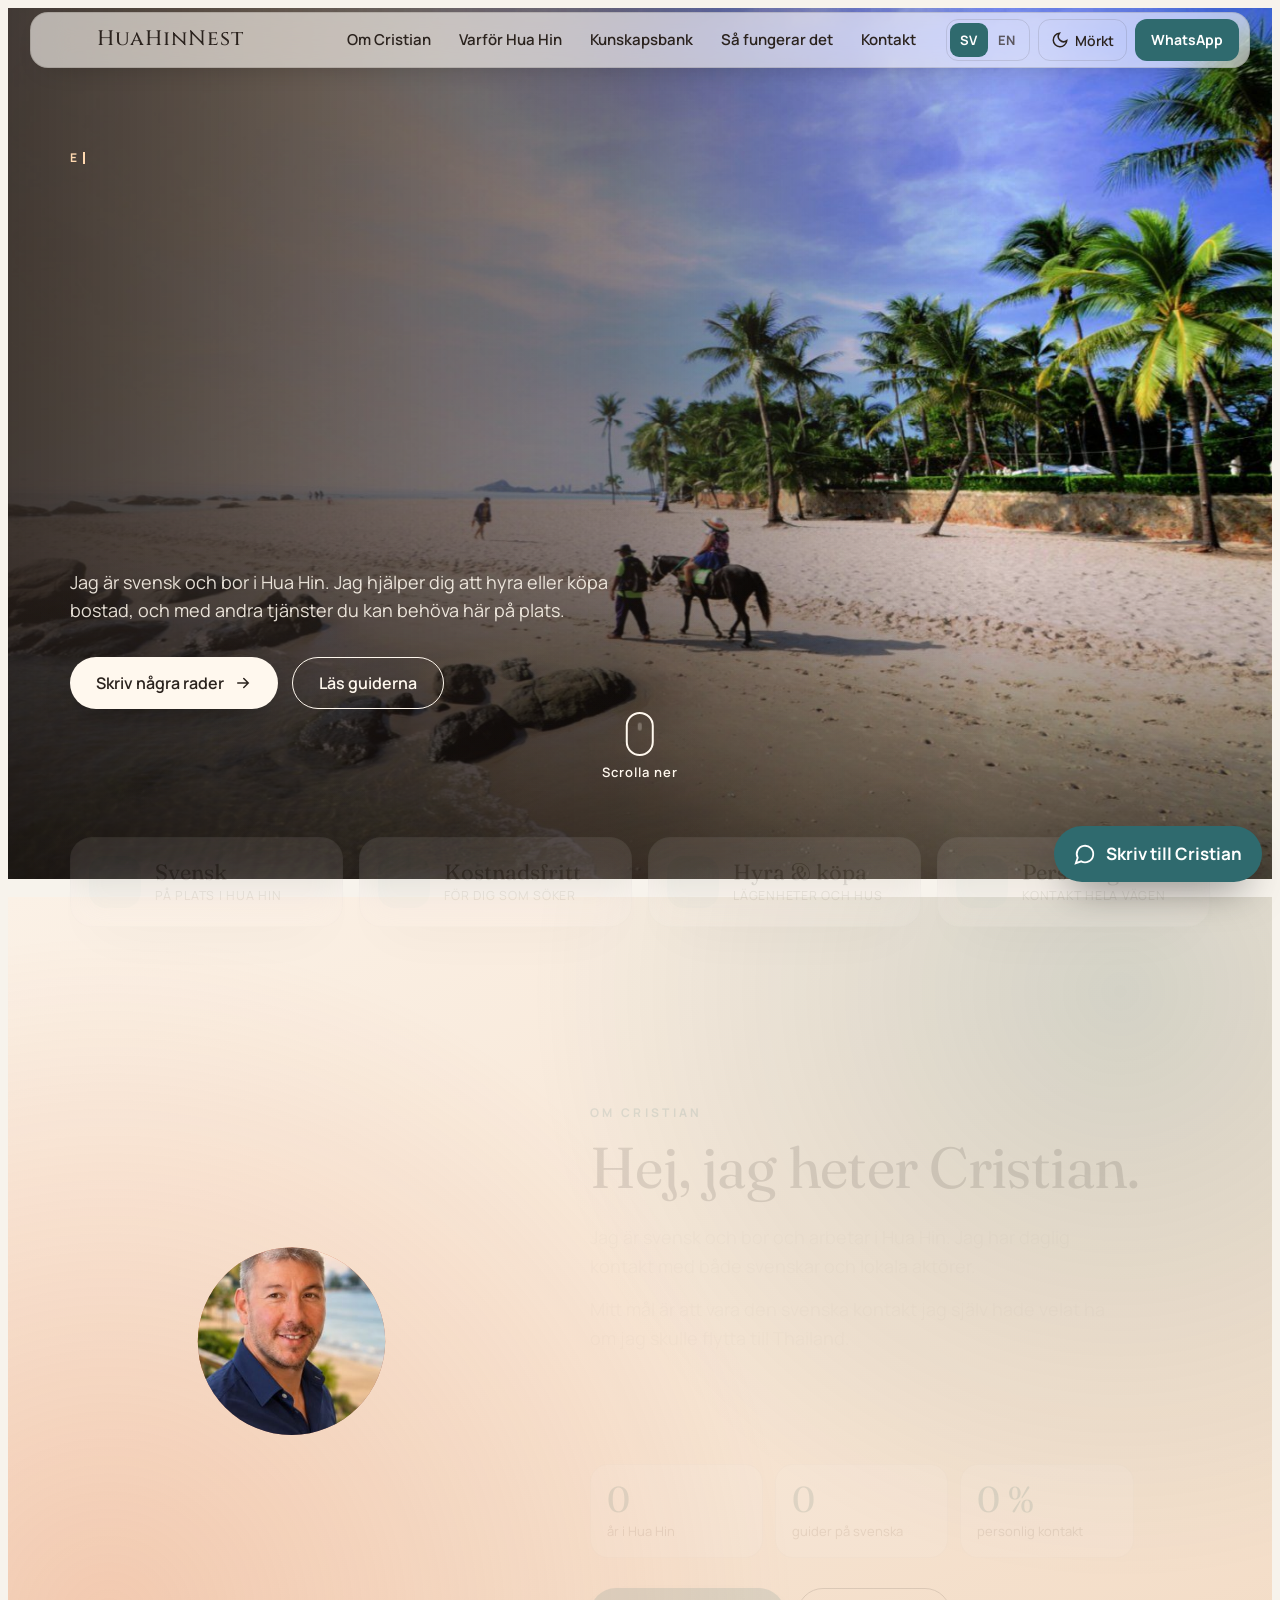
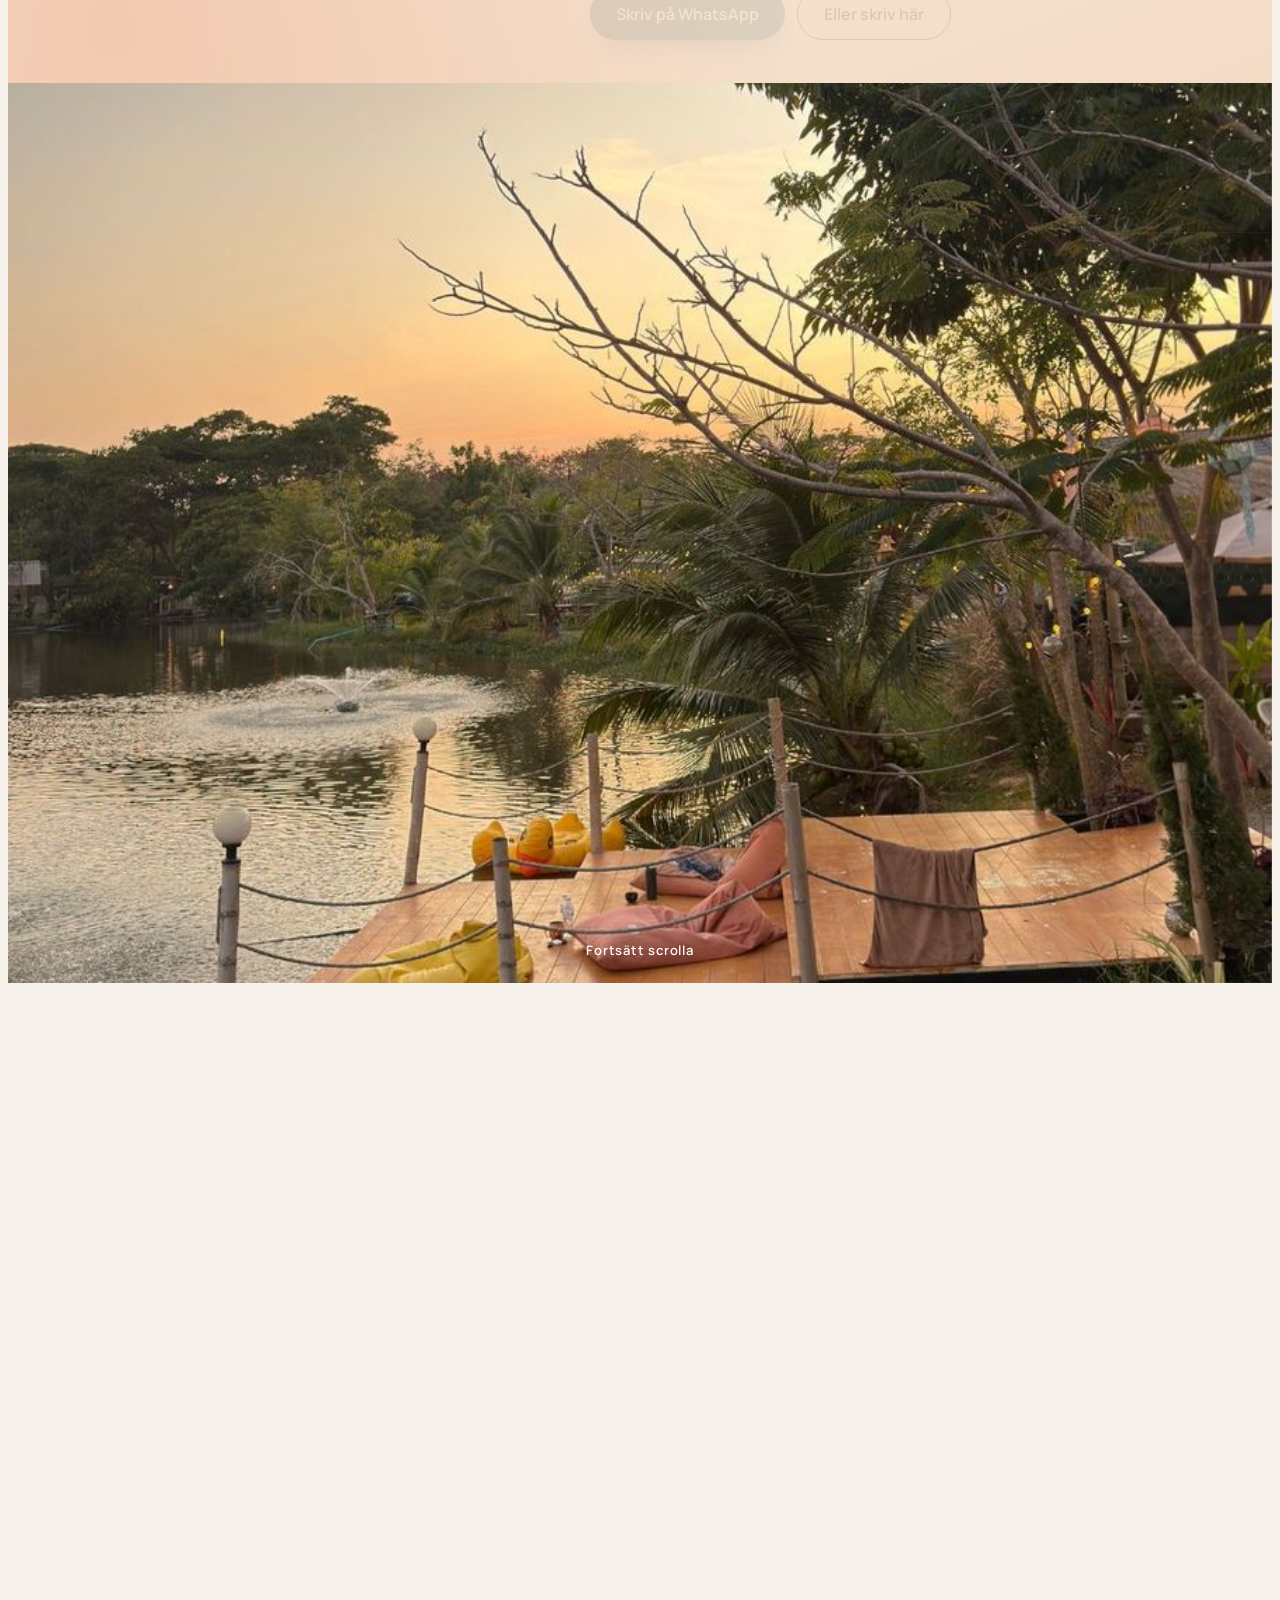
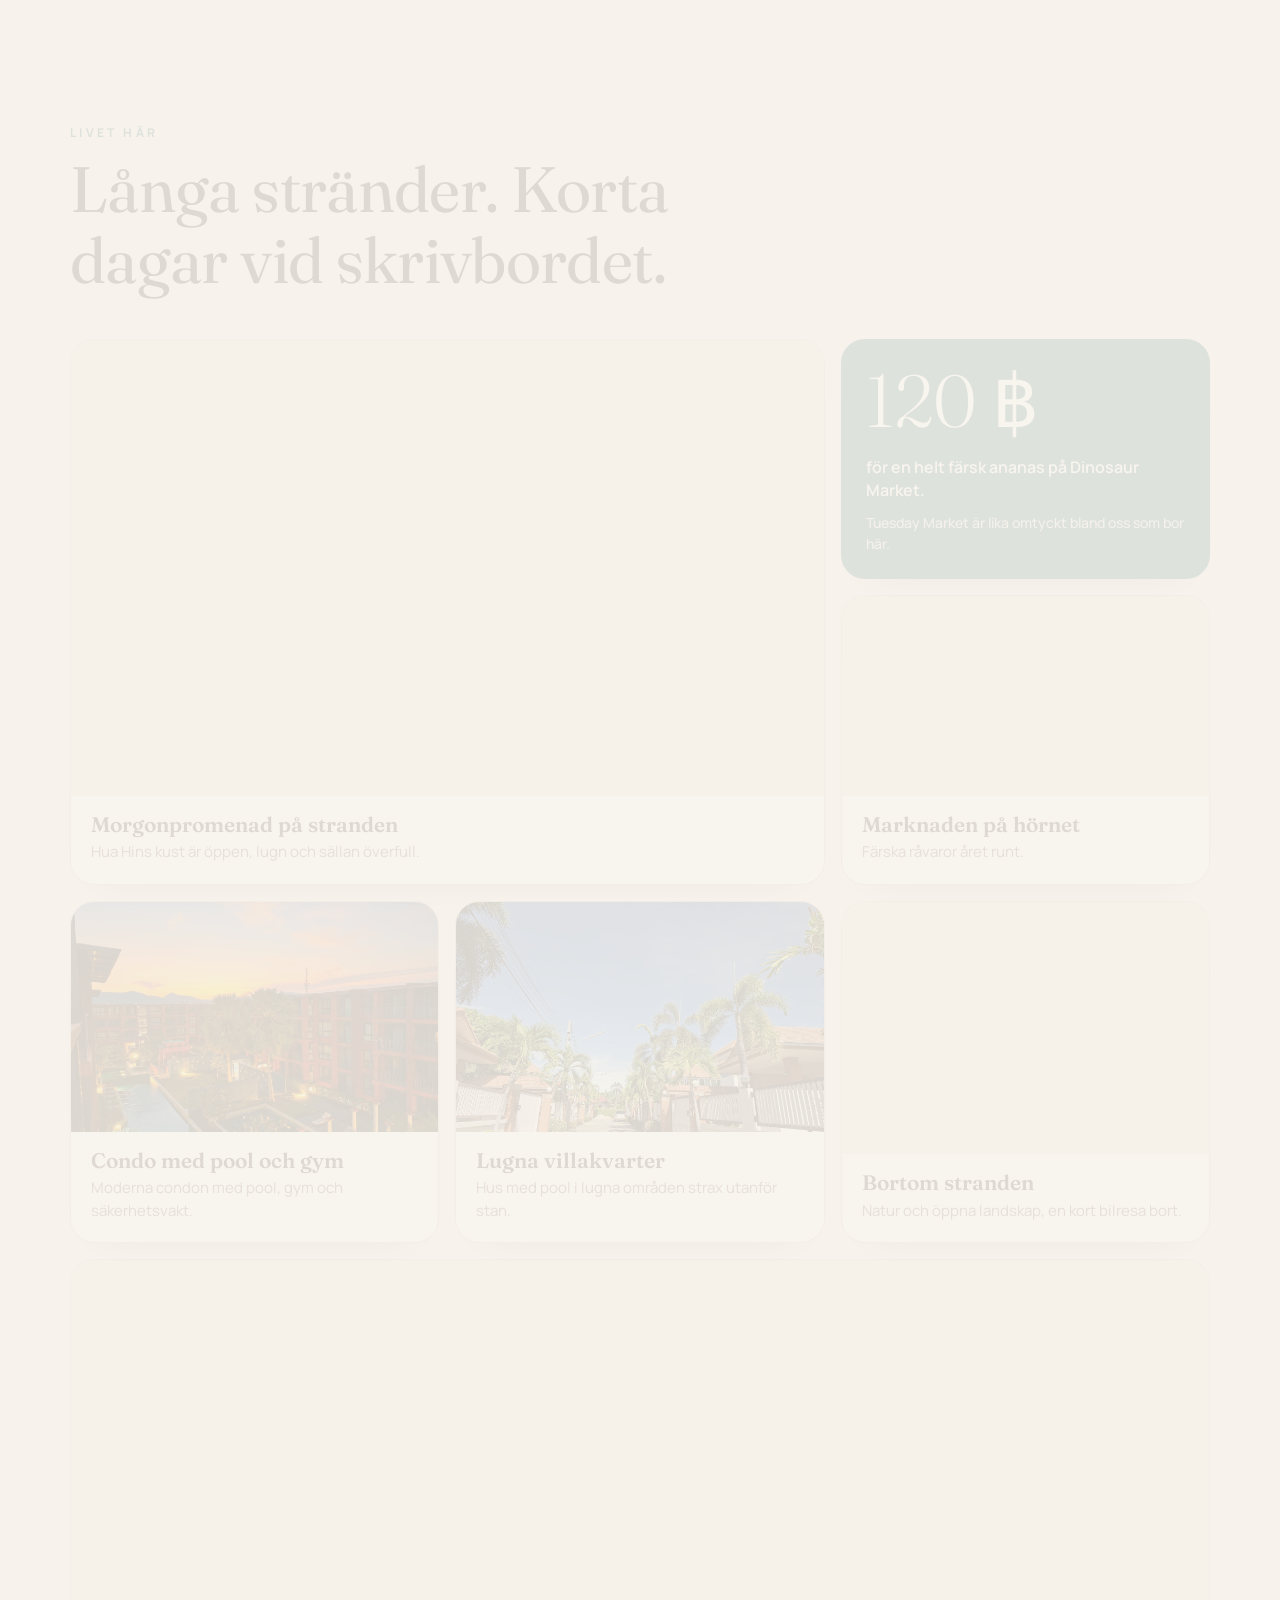
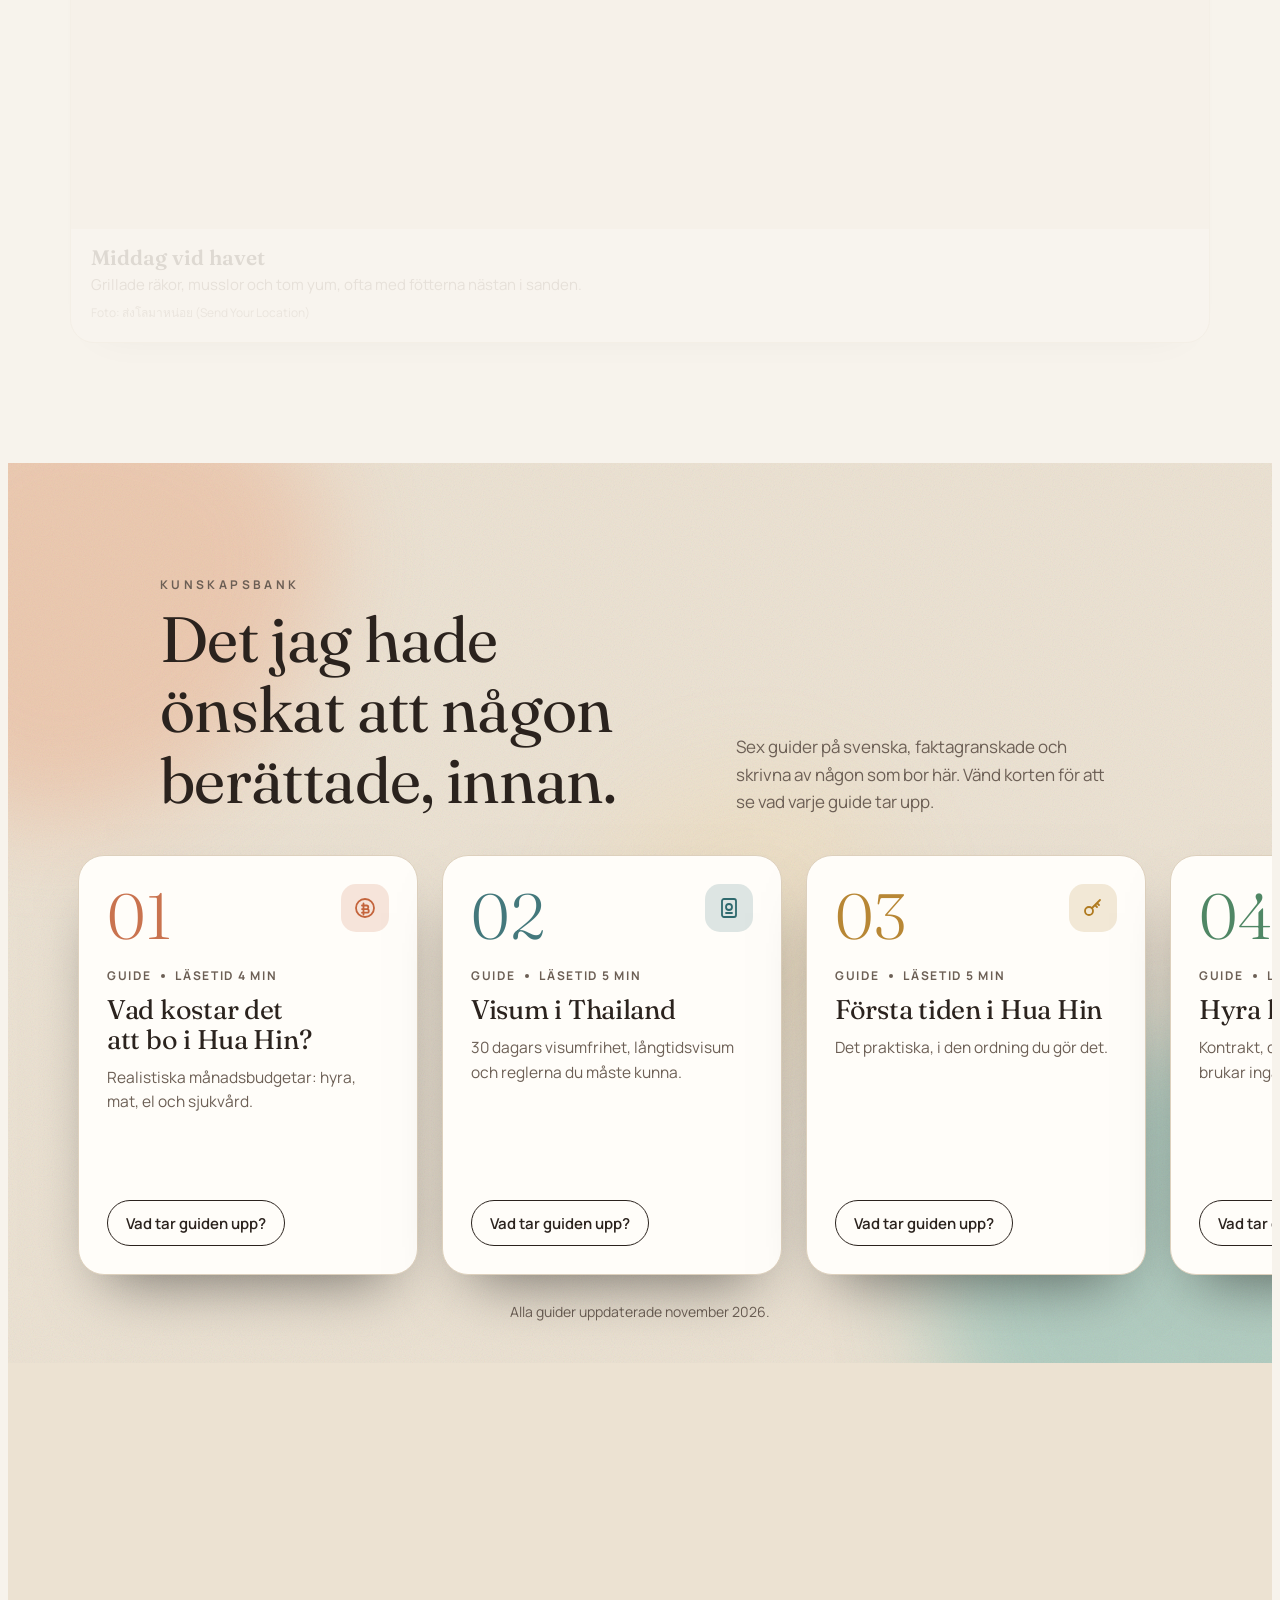
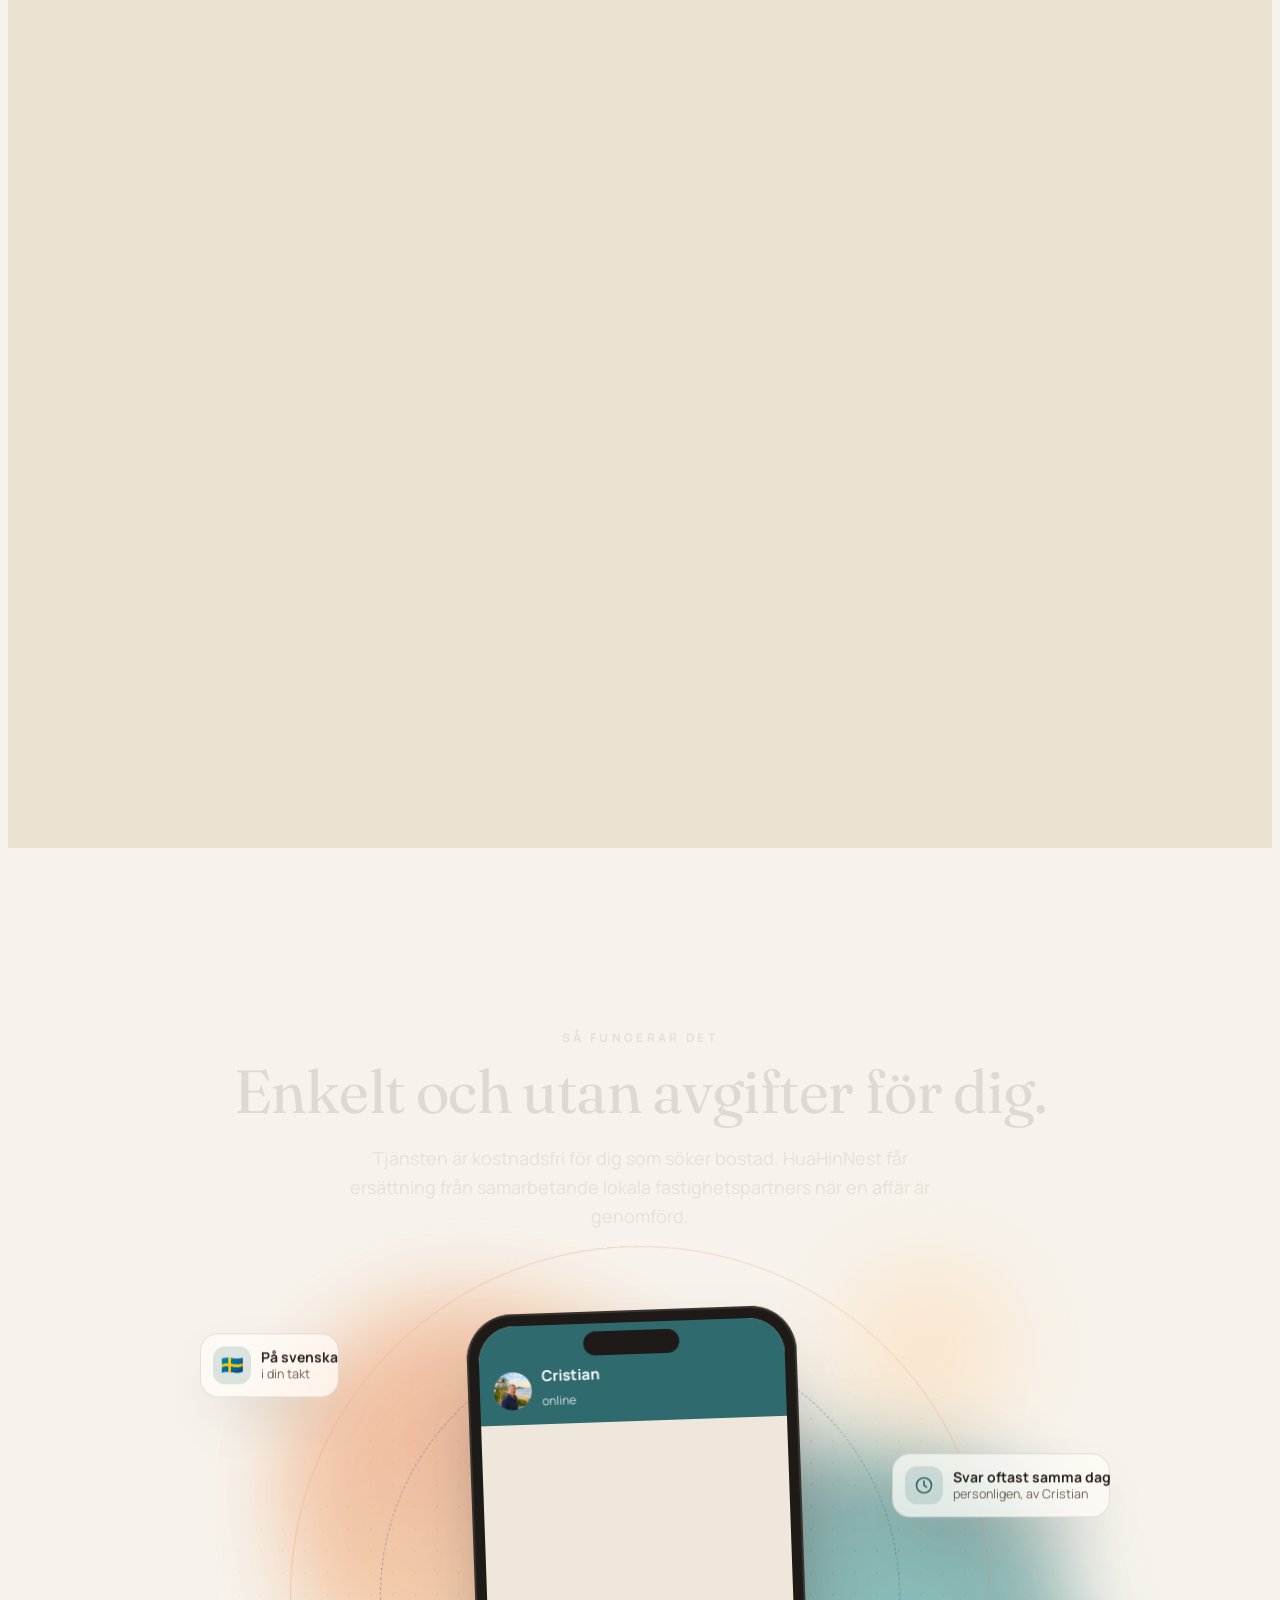
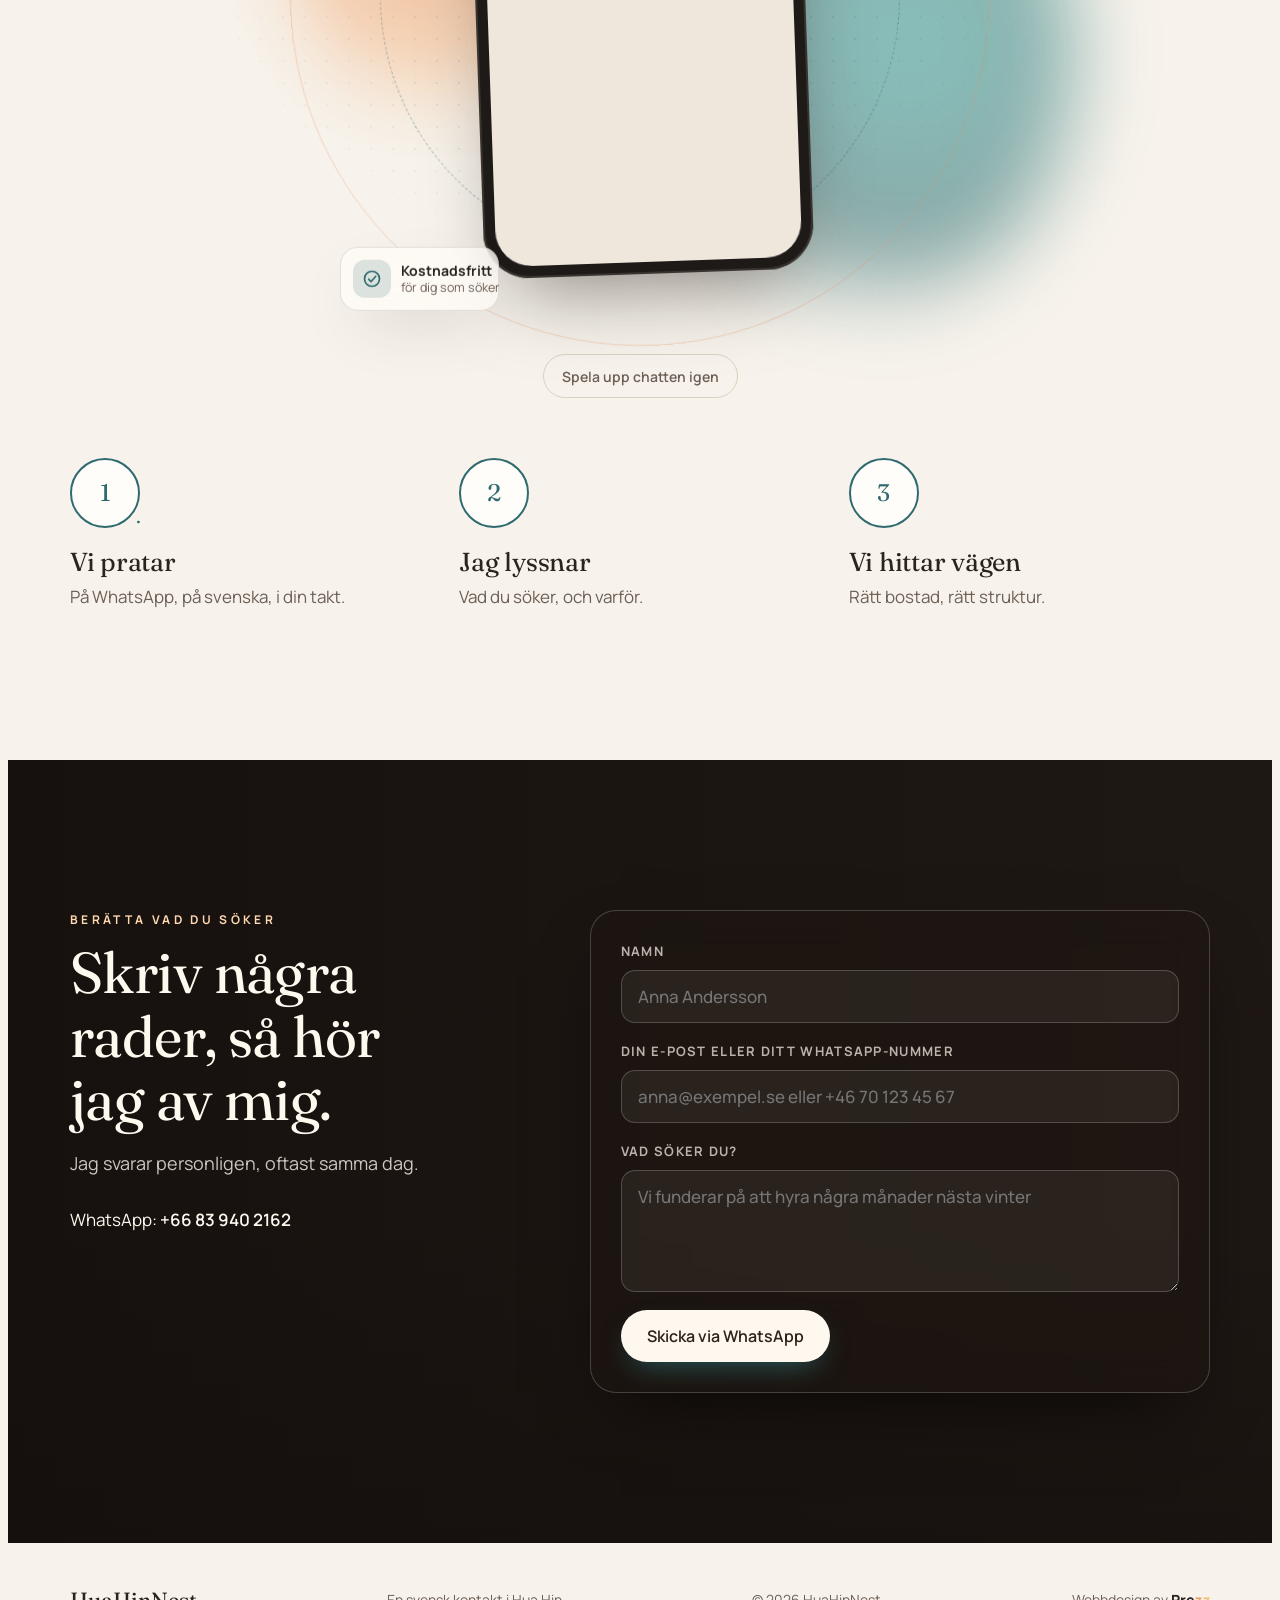
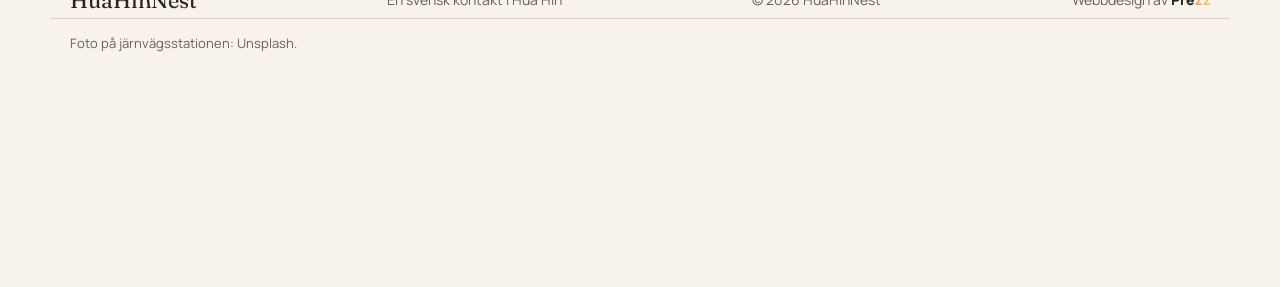
<file: kunskapsbank/index.html>
<!doctype html>
<html lang="sv">
<head>
<meta charset="utf-8">
<meta name="viewport" content="width=device-width, initial-scale=1">
<title>Kunskapsbank – HuaHinNest</title>
<meta name="robots" content="noindex, follow">
<meta http-equiv="refresh" content="0; url=/#kunskapsbank">
<link rel="canonical" href="https://huahinnest.onrender.com/">
</head>
<body>
<p>Kunskapsbanken finns nu på startsidan. <a href="/#kunskapsbank">Gå till Kunskapsbanken</a>.</p>
</body>
</html>
</file>
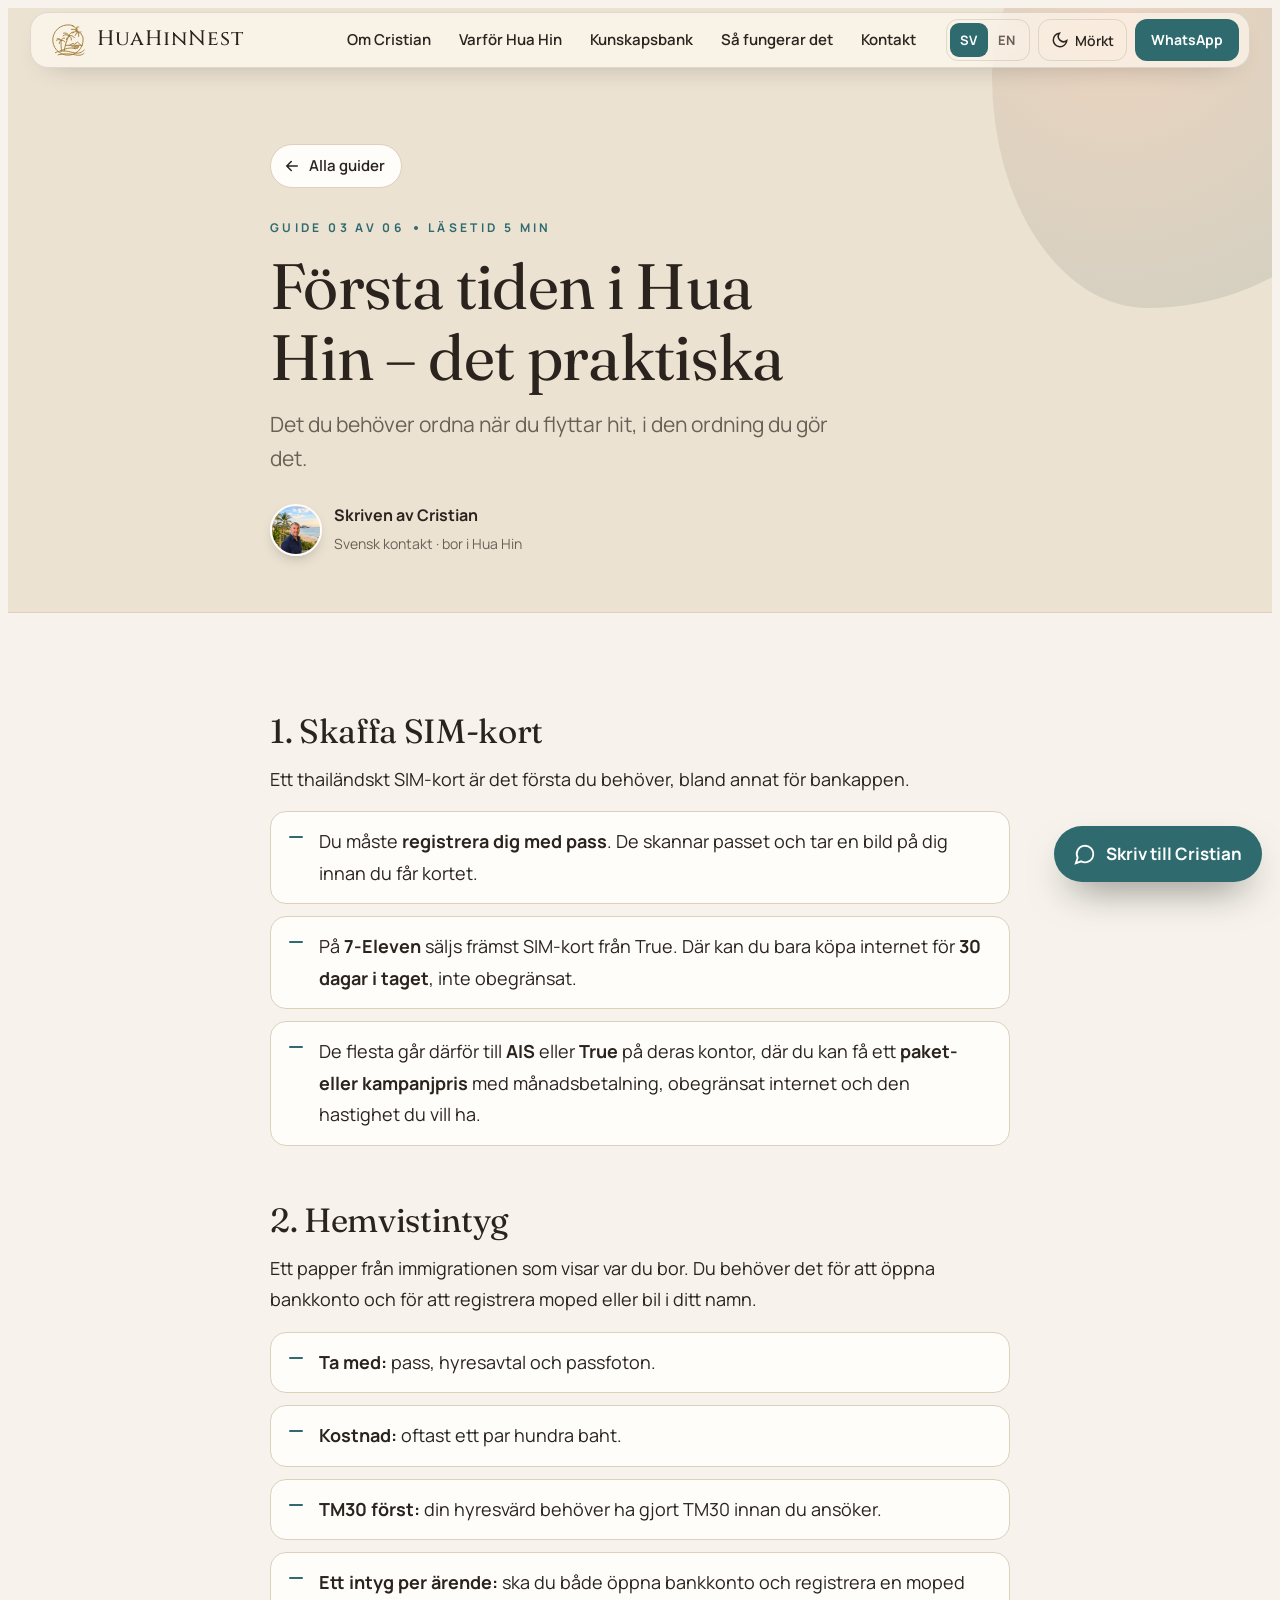
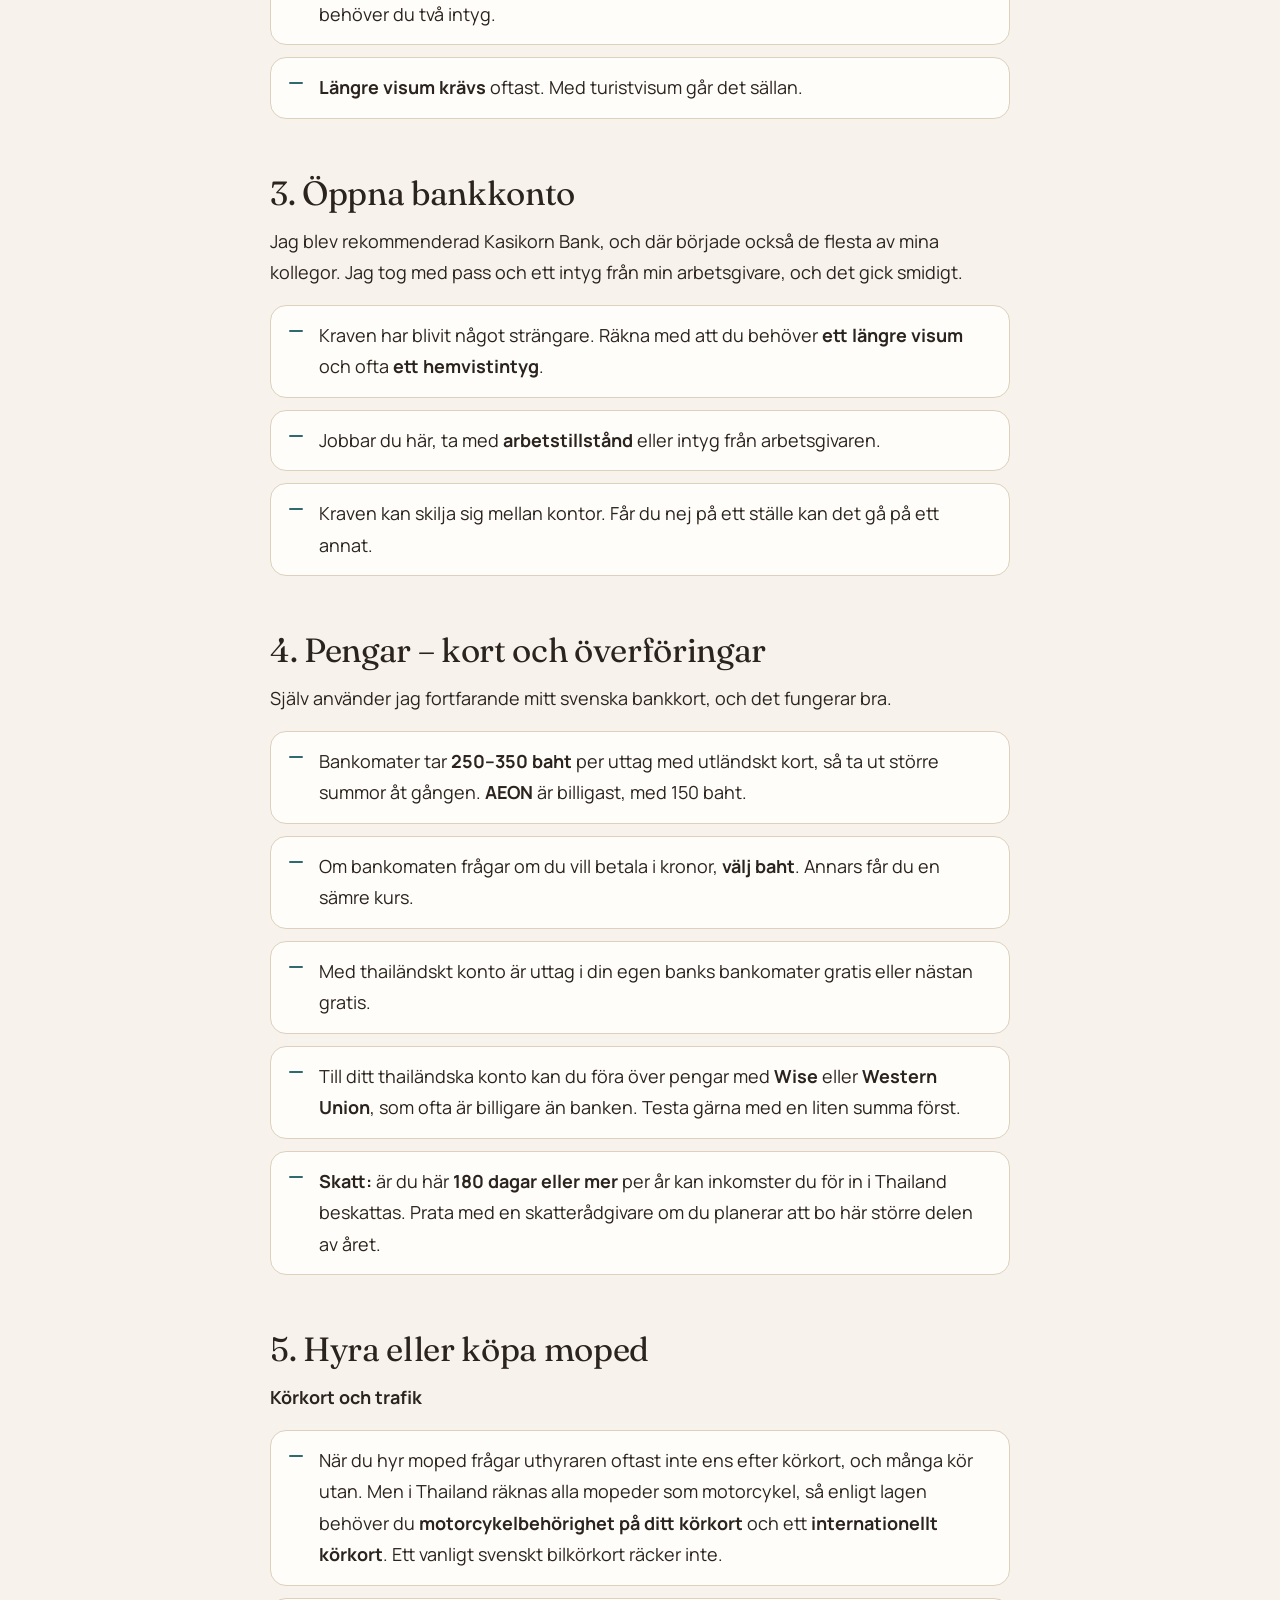
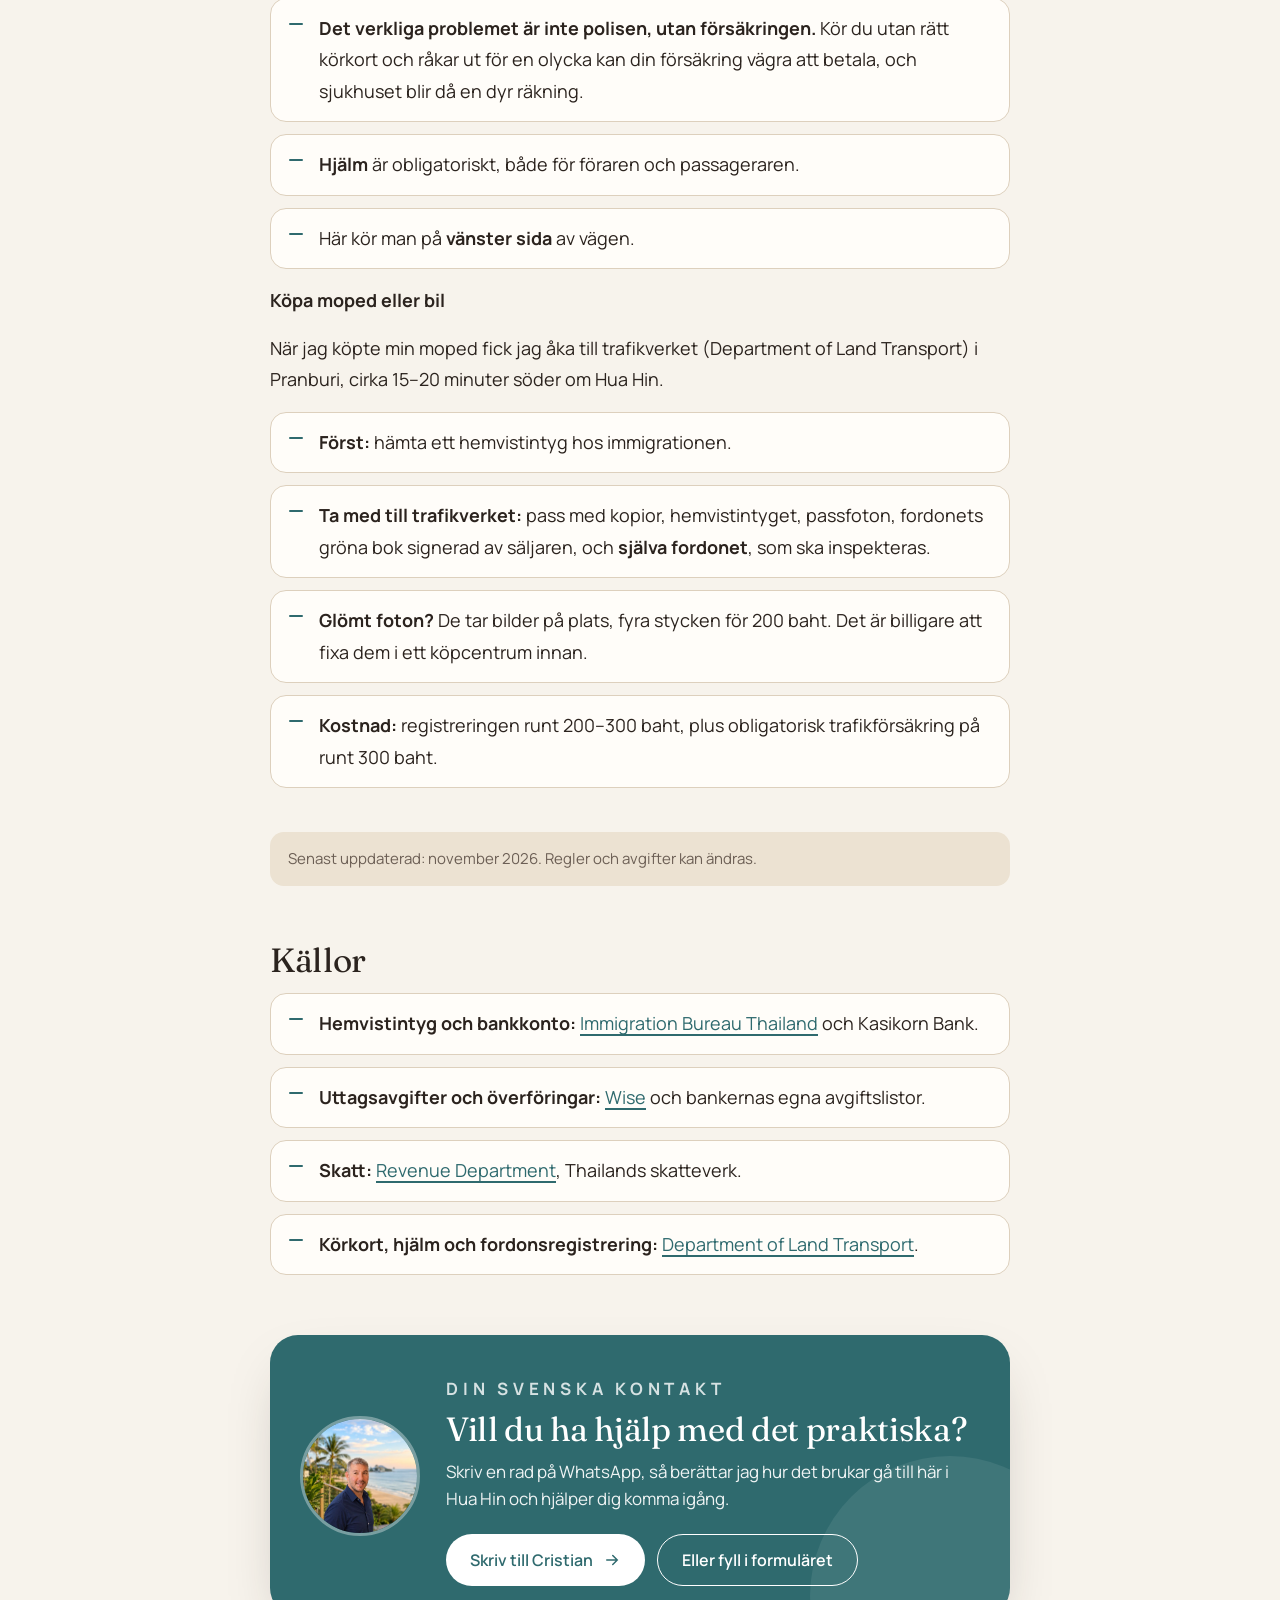
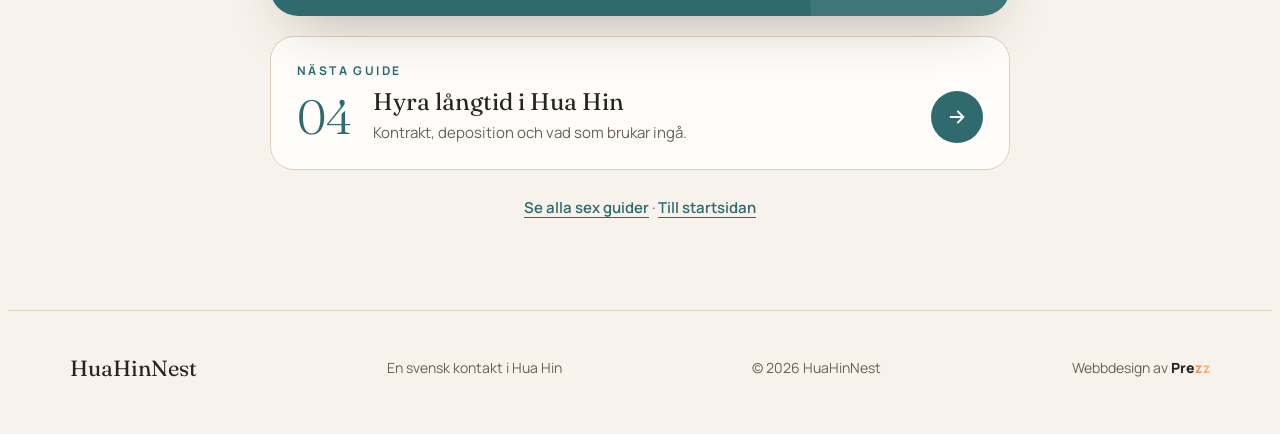
<file: kunskapsbank/forsta-tiden-i-hua-hin/index.html>
<!doctype html>
<html lang="sv">
<head>
<meta charset="utf-8">
<meta name="viewport" content="width=device-width, initial-scale=1, viewport-fit=cover">
<title>Första tiden i Hua Hin – det praktiska | HuaHinNest</title>
<meta name="description" content="SIM-kort, hemvistintyg, bankkonto, pengar och moped. Det du behöver ordna när du flyttar till Hua Hin, förklarat på svenska av en svensk på plats.">
<meta property="og:title" content="Första tiden i Hua Hin – det praktiska">
<meta property="og:description" content="SIM-kort, hemvistintyg, bankkonto, pengar och moped. Det du behöver ordna när du flyttar till Hua Hin, förklarat på svenska av en svensk på plats.">
<meta property="og:type" content="article">
<meta property="og:url" content="https://huahinnest.onrender.com/kunskapsbank/forsta-tiden-i-hua-hin/">
<meta property="og:image" content="https://huahinnest.onrender.com/img/hero-horse-beach.jpg">
<link rel="canonical" href="https://huahinnest.onrender.com/kunskapsbank/forsta-tiden-i-hua-hin/">
<link rel="icon" href="/img/logo-emblem.svg" type="image/svg+xml">
<link rel="preconnect" href="https://fonts.googleapis.com">
<link rel="preconnect" href="https://fonts.gstatic.com" crossorigin>
<link rel="stylesheet" href="https://fonts.googleapis.com/css2?family=Fraunces:ital,opsz,wght@0,9..144,300;0,9..144,400;0,9..144,600;1,9..144,300&family=Manrope:wght@400;500;600;700&family=Cinzel:wght@500&display=swap">
<style>
:root{
  --bg:#f7f3ec; --sand:#ece2d2; --card:#fffdf9; --ink:#2b231e; --muted:#6c5f55; --line:#ddd0bd;
  --accent:#2f6a6e; --accent-ink:#ffffff; --sun:#e98b5e; --glass:rgba(255,252,247,.62); --glass-line:rgba(43,35,30,.12);
  --shadow:0 24px 60px -24px rgba(43,35,30,.35);
  --mask-filter:none;
  --display:"Fraunces", Georgia, "Times New Roman", serif;
  --body:"Manrope", system-ui, -apple-system, "Segoe UI", sans-serif;
  --hh:72px;
}
@media (prefers-color-scheme: dark){:root:not([data-theme="light"]){
  --bg:#13100e; --sand:#1d1814; --card:#1b1714; --ink:#f3ebe0; --muted:#b5a696; --line:#3a312a;
  --accent:#7cc4bf; --accent-ink:#0f2526; --sun:#f0a07a; --glass:rgba(24,20,17,.6); --glass-line:rgba(243,235,224,.12);
  --shadow:0 24px 60px -24px rgba(0,0,0,.7); --mask-filter:brightness(1.35) saturate(1.15); color-scheme:dark;}}
:root[data-theme="dark"]{
  --bg:#13100e; --sand:#1d1814; --card:#1b1714; --ink:#f3ebe0; --muted:#b5a696; --line:#3a312a;
  --accent:#7cc4bf; --accent-ink:#0f2526; --sun:#f0a07a; --glass:rgba(24,20,17,.6); --glass-line:rgba(243,235,224,.12);
  --shadow:0 24px 60px -24px rgba(0,0,0,.7); --mask-filter:brightness(1.35) saturate(1.15); color-scheme:dark;}

*,*::before,*::after{box-sizing:border-box}
html{scroll-behavior:smooth}
body{background:var(--bg);color:var(--ink);font-family:var(--body);font-size:17px;line-height:1.6;-webkit-font-smoothing:antialiased;overflow-x:hidden;transition:background .4s,color .4s}
body::before{content:"";position:fixed;inset:0 0 auto;height:env(safe-area-inset-top,0px);z-index:60;background:var(--glass)}
h1,h2,h3{font-family:var(--display);font-weight:400;line-height:1.1;margin:0;text-wrap:balance;letter-spacing:-.01em}
p{margin:0}
a{color:inherit}
:focus-visible{outline:3px solid var(--accent);outline-offset:3px;border-radius:6px}
.wrap{max-width:1180px;margin:0 auto;padding-left:max(20px,env(safe-area-inset-left,0px));padding-right:max(20px,env(safe-area-inset-right,0px))}
.eyebrow{font-size:12px;font-weight:700;letter-spacing:.28em;text-transform:uppercase;color:var(--accent)}
.btn{display:inline-flex;align-items:center;gap:10px;min-height:52px;padding:0 26px;border-radius:999px;font:600 16px/1 var(--body);text-decoration:none;border:0;cursor:pointer;transition:transform .25s,box-shadow .25s,background .25s}
.btn:hover{transform:translateY(-2px)}
.btn:active{transform:translateY(0) scale(.98)}
.btn-primary{background:var(--accent);color:var(--accent-ink);box-shadow:0 12px 30px -12px var(--accent)}
.btn-ghost{background:transparent;color:inherit;border:1.5px solid currentColor}
.btn svg{width:18px;height:18px;transition:transform .25s}
.btn:hover svg{transform:translateX(4px)}

/* Header */
.hdr{position:fixed;top:env(safe-area-inset-top,0px);left:0;right:0;z-index:50;padding-left:max(14px,env(safe-area-inset-left,0px));padding-right:max(14px,env(safe-area-inset-right,0px));padding-block:12px}
.hdr-in{max-width:1220px;margin:0 auto;height:56px;display:flex;align-items:center;gap:18px;padding:0 10px 0 18px;border-radius:18px;background:var(--glass);border:1px solid var(--glass-line);backdrop-filter:blur(18px) saturate(1.4);-webkit-backdrop-filter:blur(18px) saturate(1.4);box-shadow:0 10px 30px -20px rgba(0,0,0,.45)}
.brand{display:flex;align-items:center;gap:10px;text-decoration:none;font-family:"Cinzel",var(--display);font-weight:500;font-size:21px;letter-spacing:.05em;white-space:nowrap;color:var(--ink)}
.brand .emblem{width:38px;height:38px;flex:0 0 38px;color:var(--gold)}
.brand .emblem path{stroke-dasharray:100;stroke-dashoffset:100;animation:draw 1.6s calc(.2s + var(--i)*.09s) cubic-bezier(.6,0,.2,1) forwards}
.brand .emblem .moon{opacity:0;animation:fadein .8s 1.4s forwards}
@keyframes fadein{to{opacity:1}}
:root{--gold:#a07a34}
@media (prefers-color-scheme: dark){:root:not([data-theme="light"]){--gold:#d9b56c}}
:root[data-theme="dark"]{--gold:#d9b56c}
@keyframes draw{to{stroke-dashoffset:0}}
.nav{display:flex;gap:4px;margin-left:auto}
.nav a{white-space:nowrap;font-size:15px;font-weight:600;text-decoration:none;padding:9px 12px;border-radius:10px;transition:background .2s}
.nav a:hover{background:var(--glass-line)}
.hdr-tools{display:flex;gap:8px;align-items:center}
.icon-btn{height:42px;min-width:42px;padding:0 12px;display:inline-flex;align-items:center;justify-content:center;gap:6px;border-radius:12px;border:1px solid var(--glass-line);background:transparent;color:inherit;font:600 14px var(--body);cursor:pointer}
.icon-btn svg{width:18px;height:18px}
.wa-btn{height:42px;padding:0 16px;border-radius:12px;background:var(--accent);color:var(--accent-ink);font-weight:700;font-size:14px;text-decoration:none;display:inline-flex;align-items:center}
.menu-btn{display:none}
.progress{position:absolute;left:24px;right:24px;bottom:10px;height:2px;border-radius:2px;overflow:hidden;pointer-events:none}
.progress i{display:block;height:100%;width:100%;background:var(--accent);transform-origin:left;transform:scaleX(0)}
.mnav{display:none}
@media (max-width:1160px){
  .nav{display:none}.menu-btn{display:inline-flex}.wa-btn{display:none}.hdr-tools{margin-left:auto}
  .mnav{position:absolute;top:76px;left:max(14px,env(safe-area-inset-left,0px));right:max(14px,env(safe-area-inset-right,0px));flex-direction:column;padding:10px;border-radius:18px;background:var(--glass);border:1px solid var(--glass-line);backdrop-filter:blur(18px);-webkit-backdrop-filter:blur(18px)}
  .mnav.open{display:flex}
  .mnav a{padding:14px 12px;font-size:18px;font-weight:600;text-decoration:none;border-bottom:1px solid var(--glass-line)}
  .mnav a:last-child{border:0;color:var(--accent)}
}
.sr{position:absolute;width:1px;height:1px;overflow:hidden;clip:rect(0 0 0 0);white-space:nowrap}
@media (max-width:420px){
  .hdr{padding-left:max(10px,env(safe-area-inset-left,0px));padding-right:max(10px,env(safe-area-inset-right,0px))}
  .hdr-in{gap:8px;padding:0 8px 0 12px}
  .brand{font-size:17px;gap:7px;letter-spacing:.03em}.brand .emblem{width:32px;height:32px;flex-basis:32px}
  #themeLabel{position:absolute;width:1px;height:1px;overflow:hidden;clip:rect(0 0 0 0)}
  #theme{width:44px;height:44px;padding:0}
  .menu-btn{height:44px;padding:0 12px}
  .hdr-tools{gap:6px}
}


.fab{position:fixed;right:calc(18px + env(safe-area-inset-right,0px));bottom:calc(18px + env(safe-area-inset-bottom,0px));z-index:40;display:inline-flex;align-items:center;gap:10px;height:56px;padding:0 20px;border-radius:999px;background:var(--accent);color:var(--accent-ink);font-weight:700;text-decoration:none;box-shadow:0 18px 40px -16px rgba(0,0,0,.6);transition:transform .25s}
.fab:hover{transform:translateY(-3px)}
.fab{transition:transform .35s,opacity .35s}
.fab.hide{opacity:0;transform:translateY(24px) scale(.9);pointer-events:none}
.fab svg{width:22px;height:22px}
@media (max-width:600px){.fab span{display:none}.fab{width:56px;padding:0;justify-content:center}}

/* Guidesida */
.ghero{background:var(--sand);padding-top:calc(var(--hh) + 64px + env(safe-area-inset-top,0px));padding-bottom:56px;border-bottom:1px solid var(--line);position:relative;overflow:hidden}
.ghero::after{content:"";position:absolute;width:420px;height:420px;right:-140px;top:-120px;border-radius:42% 58% 63% 37%/45% 38% 62% 55%;background:radial-gradient(circle at 30% 30%,var(--sun),var(--accent));opacity:.16;pointer-events:none;animation:morph 16s ease-in-out infinite}
@keyframes morph{50%{border-radius:61% 39% 35% 65%/58% 62% 38% 42%;transform:rotate(30deg)}}
.gwrap{max-width:780px}
.crumb{display:inline-flex;align-items:center;gap:8px;min-height:44px;padding:0 16px 0 12px;border-radius:999px;border:1px solid var(--line);background:var(--card);font-size:15px;font-weight:600;text-decoration:none;transition:transform .25s,border-color .25s}
.crumb:hover{transform:translateX(-3px);border-color:var(--accent)}
.crumb svg{width:18px;height:18px}
.ghero .eyebrow{margin-top:30px;display:flex;align-items:center;gap:10px;flex-wrap:wrap}
.ghero .eyebrow i{width:4px;height:4px;border-radius:50%;background:currentColor}
.ghero h1{font-size:clamp(2.3rem,6vw,4rem);margin-top:14px;max-width:18ch}
.ghero .sub{margin-top:16px;font-size:clamp(18px,2.2vw,21px);color:var(--muted);max-width:36rem}
.byline{display:flex;align-items:center;gap:12px;margin-top:28px}
.byline img{width:52px;height:52px;border-radius:50%;object-fit:cover;object-position:35% 25%;border:2px solid var(--card);box-shadow:0 6px 16px -8px rgba(0,0,0,.4)}
.byline b{display:block;font-size:16px}
.byline span{font-size:14px;color:var(--muted)}
.gbody{padding-top:44px;padding-bottom:20px;font-size:18px;line-height:1.75}
.gbody p{margin-top:16px}
.gbody h2{font-size:clamp(1.6rem,3.6vw,2.1rem);margin-top:52px;padding-top:4px;scroll-margin-top:110px}
.gbody h2+p,.gbody h2+ul{margin-top:14px}
.gbody strong{font-weight:700}
.gbody a{color:var(--accent);text-decoration:underline;text-underline-offset:4px;text-decoration-thickness:1.5px}
.gbody ul{list-style:none;padding:0;margin:16px 0 0;display:grid;gap:12px}
.gbody li{position:relative;padding:14px 18px 14px 48px;border-radius:16px;background:var(--card);border:1px solid var(--line)}
.gbody li::before{content:"";position:absolute;left:18px;top:24px;width:14px;height:2px;border-radius:2px;background:var(--accent)}
.gbody .updated{margin-top:44px;padding:14px 18px;border-radius:14px;background:var(--sand);font-size:15px;color:var(--muted)}
.gbody table{width:100%;border-collapse:collapse;margin-top:16px;font-size:16px}
.gbody th,.gbody td{text-align:left;padding:10px 12px;border-bottom:1px solid var(--line)}
.gend{padding-top:40px;padding-bottom:90px;display:grid;gap:20px}
.lead{display:grid;grid-template-columns:120px minmax(0,1fr);gap:26px;align-items:center;padding:30px;border-radius:28px;background:var(--accent);color:var(--accent-ink);box-shadow:var(--shadow);position:relative;overflow:hidden;isolation:isolate}
.lead::before{content:"";position:absolute;inset:auto -80px -120px auto;width:280px;height:280px;border-radius:50%;background:rgba(255,255,255,.08);z-index:-1}
.lead img{width:120px;height:120px;border-radius:50%;object-fit:cover;object-position:35% 25%;border:3px solid rgba(255,255,255,.35)}
.lead .eyebrow{color:inherit;opacity:.8}
.lead h2{font-size:clamp(1.6rem,3.4vw,2.1rem);margin-top:8px}
.lead p{margin-top:10px;font-size:17px;opacity:.92}
.lead .ctas{display:flex;flex-wrap:wrap;gap:12px;margin-top:22px}
.btn-light{background:var(--accent-ink);color:var(--accent)}
.btn-line{border:1.5px solid currentColor;color:inherit;background:transparent}
.next{display:grid;grid-template-columns:auto minmax(0,1fr) auto;grid-template-rows:auto auto;column-gap:20px;align-items:center;padding:24px 26px;border-radius:24px;background:var(--card);border:1px solid var(--line);text-decoration:none;transition:transform .3s cubic-bezier(.2,.8,.2,1),border-color .3s,box-shadow .3s}
.next:hover{transform:translateY(-4px);border-color:var(--accent);box-shadow:var(--shadow)}
.next-k{grid-column:1/-1;font-size:12px;font-weight:700;letter-spacing:.2em;text-transform:uppercase;color:var(--accent);margin-bottom:8px}
.next-n{font-family:var(--display);font-size:48px;font-weight:300;line-height:1;color:var(--accent)}
.next-t b{display:block;font-family:var(--display);font-weight:400;font-size:24px;line-height:1.2}
.next-t small{display:block;margin-top:4px;font-size:15px;color:var(--muted)}
.next-a{width:52px;height:52px;border-radius:50%;display:grid;place-items:center;background:var(--accent);color:var(--accent-ink);transition:transform .3s}
.next:hover .next-a{transform:translateX(4px)}
.next-a svg{width:22px;height:22px}
.allg{text-align:center;font-size:15px;color:var(--muted);margin-top:6px}
.allg a{color:var(--accent);font-weight:600;text-underline-offset:4px}
footer{padding-block:40px;font-size:14px;color:var(--muted);border-top:1px solid var(--line)}
footer .wrap{display:flex;flex-wrap:wrap;gap:16px;justify-content:space-between;align-items:center}
footer b{font-family:var(--display);font-size:22px;font-weight:400;color:var(--ink)}
.btn{display:inline-flex;align-items:center;gap:10px;min-height:52px;padding:0 24px;border-radius:999px;font:600 16px/1 var(--body);text-decoration:none;cursor:pointer;transition:transform .25s}
.btn:hover{transform:translateY(-2px)}
.btn svg{width:18px;height:18px}
.js .rv{opacity:.12;transform:translateY(30px);transition:opacity 1s cubic-bezier(.2,.8,.2,1),transform 1s cubic-bezier(.2,.8,.2,1)}
.js .rv.in{opacity:1;transform:none}
.js .next.rv.in:hover{transform:translateY(-4px);transition-duration:.3s}
@media (max-width:600px){
  .ghero{padding-bottom:40px}
  .gbody{font-size:17px}
  .gbody li{padding:12px 14px 12px 40px}.gbody li::before{left:14px;top:22px;width:12px}
  .lead{grid-template-columns:1fr;gap:16px;padding:24px}
  .lead img{width:84px;height:84px}
  .lead .btn{width:100%;justify-content:center}
  .next{grid-template-columns:auto minmax(0,1fr);padding:20px}
  .next-a{display:none}.next-n{font-size:40px}.next-t b{font-size:21px}
  footer{padding-bottom:calc(90px + env(safe-area-inset-bottom,0px))}
}
@media (prefers-reduced-motion: reduce){
  *,*::before,*::after{animation:none!important;transition:none!important}
  .brand .emblem path{stroke-dashoffset:0}.brand .emblem .moon{opacity:1}
  .js .rv{opacity:1;transform:none}
}

/* Signatur: Prezz med skimrande zz */
.prezz{font-weight:800;letter-spacing:.02em;color:var(--ink)}
.prezz .zz{background:linear-gradient(90deg,#e98b5e,#f2c46d,#2f9a96,#e98b5e);background-size:300% 100%;-webkit-background-clip:text;background-clip:text;color:transparent;animation:prezz 4s linear infinite}
@keyframes prezz{to{background-position:300% 0}}
/* Språkval */
.lang{display:inline-flex;align-items:center;height:42px;padding:3px;border-radius:12px;border:1px solid var(--glass-line)}
.lang a{min-width:38px;height:34px;display:inline-flex;align-items:center;justify-content:center;padding:0 8px;border-radius:9px;font:700 13px var(--body);letter-spacing:.06em;text-decoration:none;color:inherit;opacity:.7;transition:background .2s,opacity .2s}
.lang a:hover{opacity:1;background:var(--glass-line)}
.lang a[aria-current]{opacity:1;background:var(--accent);color:var(--accent-ink)}
.mlang{display:none}
@media (max-width:420px){.hdr-tools .lang{display:none}.mlang{display:flex;gap:8px;padding:6px 4px 12px;border-bottom:1px solid var(--glass-line)}.mlang a{flex:1;border:1px solid var(--glass-line);border-radius:12px;padding:12px;text-align:center;font-size:16px!important;border-bottom:1px solid var(--glass-line)!important}.mlang a[aria-current]{background:var(--accent);color:var(--accent-ink)!important;border-color:transparent}}
</style>
<script>try{var t=localStorage.getItem('hhn-theme');if(t)document.documentElement.dataset.theme=t}catch(e){}</script>
</head>
<body>
<header class="hdr">
  <div class="hdr-in">
    <a class="brand" href="/" aria-label="HuaHinNest, till startsidan">
      <svg class="emblem" viewBox="0 0 100 100" fill="none" stroke="currentColor" stroke-width="2.4" stroke-linecap="round" stroke-linejoin="round" aria-hidden="true"><path pathLength="100" style="--i:0" d="M88.6 39.6A40 40 0 1 1 63.7 12.4"/><path pathLength="100" style="--i:1" d="M68 22h-9M68.5 16.5l-6.5-3.5M69 27.5l-7 4M72.5 31.5l-3.5 6.5M78 33v7.5M83.5 32l3 6"/><path pathLength="100" style="--i:2" d="M44 64h44M60 68h18M66 71.5h8"/><path pathLength="100" style="--i:3" d="M54 64l9-5 4 2 8-5.5 9 8.5"/><path pathLength="100" style="--i:4" d="M40 79c2-14 6-29 13-40"/><path pathLength="100" style="--i:5" d="M53 39c-5-4-12-4-16 0M53 39c-3-6-9-9-15-7M53 39c1-6 6-10 12-10M53 39c5-2 11 0 14 5M53 39c4 2 6 6 6 11M53 39c-4 2-7 6-7 10"/><path pathLength="100" style="--i:6" d="M33 79c-1-10-2-20-1-28"/><path pathLength="100" style="--i:7" d="M32 51c-4-3-9-3-12 0M32 51c-2-4-7-6-11-4M32 51c1-4 5-7 9-6M32 51c4-1 8 1 10 4M32 51c-3 2-5 5-5 8"/><path pathLength="100" style="--i:8" d="M30 79c12-6 26-11 39-6"/><path pathLength="100" style="--i:9" d="M69 73c-4-4 1-11 7-7 3 3 0 7-3 5"/><path pathLength="100" style="--i:10" d="M17 83c15-7 31-4 46 0s24 0 30-7"/><path pathLength="100" style="--i:11" d="M24 89c16-4 31-3 45 0s20-1 23-4"/><path class="moon" d="M80.5 14.5a9 9 0 1 0 6.2 11.6 7 7 0 1 1-6.2-11.6z" fill="currentColor" stroke="none"/></svg>
      <span>HuaHinNest</span>
    </a>
    <nav class="nav" aria-label="Huvudmeny">
      <a href="/#om">Om Cristian</a><a href="/#varfor">Varför Hua Hin</a><a href="/#kunskapsbank" aria-current="true">Kunskapsbank</a><a href="/#process">Så fungerar det</a><a href="/#kontakt">Kontakt</a>
    </nav>
    <div class="hdr-tools">
      <nav class="lang" aria-label="Språk"><a href="/kunskapsbank/forsta-tiden-i-hua-hin/" lang="sv" hreflang="sv" aria-current="page">SV</a><a href="/en/" lang="en" hreflang="en">EN</a></nav>
      <button class="icon-btn" id="theme" type="button" aria-label="Byt mellan ljust och mörkt läge"><svg viewBox="0 0 24 24" fill="none" stroke="currentColor" stroke-width="2" stroke-linecap="round" aria-hidden="true"><path d="M21 12.8A9 9 0 1 1 11.2 3a7 7 0 0 0 9.8 9.8z"/></svg><span id="themeLabel">Mörkt</span></button>
      <a class="wa-btn" href="https://wa.me/66839402162" target="_blank" rel="noopener">WhatsApp</a>
      <button class="icon-btn menu-btn" id="menuBtn" type="button" aria-expanded="false" aria-controls="mnav"><svg viewBox="0 0 24 24" fill="none" stroke="currentColor" stroke-width="2" stroke-linecap="round" aria-hidden="true"><path d="M4 7h16M4 12h16M4 17h16"/></svg> Meny</button>
    </div>
    <div class="progress" aria-hidden="true"><i id="bar"></i></div>
  </div>
  <nav class="mnav" id="mnav" aria-label="Mobilmeny">
    <div class="mlang" aria-label="Språk"><a href="/kunskapsbank/forsta-tiden-i-hua-hin/" lang="sv" hreflang="sv" aria-current="page">Svenska</a><a href="/en/" lang="en" hreflang="en">English</a></div><a href="/">Startsidan</a><a href="/#om">Om Cristian</a><a href="/#varfor">Varför Hua Hin</a><a href="/#kunskapsbank">Kunskapsbank</a><a href="/#process">Så fungerar det</a><a href="/#kontakt">Kontakt</a><a href="https://wa.me/66839402162" target="_blank" rel="noopener">Skriv på WhatsApp</a>
  </nav>
</header>

<main>
  <section class="ghero">
    <div class="wrap gwrap">
      <a class="crumb" href="/#kunskapsbank"><svg viewBox="0 0 24 24" fill="none" stroke="currentColor" stroke-width="2" stroke-linecap="round" aria-hidden="true"><path d="M19 12H5m6 6-6-6 6-6"/></svg>Alla guider</a>
      <p class="eyebrow">Guide 03 av 06 <i></i> Läsetid 5 min</p>
      <h1>Första tiden i Hua Hin – det praktiska</h1>
      <p class="sub">Det du behöver ordna när du flyttar hit, i den ordning du gör det.</p>
      <div class="byline"><img src="/img/cristian-portrait.jpg" alt=""><div><b>Skriven av Cristian</b><span>Svensk kontakt · bor i Hua Hin</span></div></div>
    </div>
  </section>

  <article class="wrap gwrap gbody">


      <h2>1. Skaffa SIM-kort</h2>
      <p>Ett thailändskt SIM-kort är det första du behöver, bland annat för bankappen.</p>
      <ul class="living-list">
        <li><span>Du måste <strong>registrera dig med pass</strong>. De skannar passet och tar en bild på dig innan du får kortet.</span></li>
        <li><span>På <strong>7-Eleven</strong> säljs främst SIM-kort från True. Där kan du bara köpa internet för <strong>30 dagar i taget</strong>, inte obegränsat.</span></li>
        <li><span>De flesta går därför till <strong>AIS</strong> eller <strong>True</strong> på deras kontor, där du kan få ett <strong>paket- eller kampanjpris</strong> med månadsbetalning, obegränsat internet och den hastighet du vill ha.</span></li>
      </ul>

      <h2>2. Hemvistintyg</h2>
      <p>Ett papper från immigrationen som visar var du bor. Du behöver det för att öppna bankkonto och för att registrera moped eller bil i ditt namn.</p>
      <ul class="living-list">
        <li><span><strong>Ta med:</strong> pass, hyresavtal och passfoton.</span></li>
        <li><span><strong>Kostnad:</strong> oftast ett par hundra baht.</span></li>
        <li><span><strong>TM30 först:</strong> din hyresvärd behöver ha gjort TM30 innan du ansöker.</span></li>
        <li><span><strong>Ett intyg per ärende:</strong> ska du både öppna bankkonto och registrera en moped behöver du två intyg.</span></li>
        <li><span><strong>Längre visum krävs</strong> oftast. Med turistvisum går det sällan.</span></li>
      </ul>

      <h2>3. Öppna bankkonto</h2>
      <p>
        Jag blev rekommenderad Kasikorn Bank, och där började också de flesta av mina kollegor.
        Jag tog med pass och ett intyg från min arbetsgivare, och det gick smidigt.
      </p>
      <ul class="living-list">
        <li><span>Kraven har blivit något strängare. Räkna med att du behöver <strong>ett längre visum</strong> och ofta <strong>ett hemvistintyg</strong>.</span></li>
        <li><span>Jobbar du här, ta med <strong>arbetstillstånd</strong> eller intyg från arbetsgivaren.</span></li>
        <li><span>Kraven kan skilja sig mellan kontor. Får du nej på ett ställe kan det gå på ett annat.</span></li>
      </ul>

      <h2>4. Pengar – kort och överföringar</h2>
      <p>Själv använder jag fortfarande mitt svenska bankkort, och det fungerar bra.</p>
      <ul class="living-list">
        <li><span>Bankomater tar <strong>250–350 baht</strong> per uttag med utländskt kort, så ta ut större summor åt gången. <strong>AEON</strong> är billigast, med 150 baht.</span></li>
        <li><span>Om bankomaten frågar om du vill betala i kronor, <strong>välj baht</strong>. Annars får du en sämre kurs.</span></li>
        <li><span>Med thailändskt konto är uttag i din egen banks bankomater gratis eller nästan gratis.</span></li>
        <li><span>Till ditt thailändska konto kan du föra över pengar med <strong>Wise</strong> eller <strong>Western Union</strong>, som ofta är billigare än banken. Testa gärna med en liten summa först.</span></li>
        <li><span><strong>Skatt:</strong> är du här <strong>180 dagar eller mer</strong> per år kan inkomster du för in i Thailand beskattas. Prata med en skatterådgivare om du planerar att bo här större delen av året.</span></li>
      </ul>

      <h2>5. Hyra eller köpa moped</h2>
      <p><strong>Körkort och trafik</strong></p>
      <ul class="living-list">
        <li><span>När du hyr moped frågar uthyraren oftast inte ens efter körkort, och många kör utan. Men i Thailand räknas alla mopeder som motorcykel, så enligt lagen behöver du <strong>motorcykelbehörighet på ditt körkort</strong> och ett <strong>internationellt körkort</strong>. Ett vanligt svenskt bilkörkort räcker inte.</span></li>
        <li><span><strong>Det verkliga problemet är inte polisen, utan försäkringen.</strong> Kör du utan rätt körkort och råkar ut för en olycka kan din försäkring vägra att betala, och sjukhuset blir då en dyr räkning.</span></li>
        <li><span><strong>Hjälm</strong> är obligatoriskt, både för föraren och passageraren.</span></li>
        <li><span>Här kör man på <strong>vänster sida</strong> av vägen.</span></li>
      </ul>
      <p><strong>Köpa moped eller bil</strong></p>
      <p>
        När jag köpte min moped fick jag åka till trafikverket (Department of Land Transport) i Pranburi,
        cirka 15–20 minuter söder om Hua Hin.
      </p>
      <ul class="living-list">
        <li><span><strong>Först:</strong> hämta ett hemvistintyg hos immigrationen.</span></li>
        <li><span><strong>Ta med till trafikverket:</strong> pass med kopior, hemvistintyget, passfoton, fordonets gröna bok signerad av säljaren, och <strong>själva fordonet</strong>, som ska inspekteras.</span></li>
        <li><span><strong>Glömt foton?</strong> De tar bilder på plats, fyra stycken för 200 baht. Det är billigare att fixa dem i ett köpcentrum innan.</span></li>
        <li><span><strong>Kostnad:</strong> registreringen runt 200–300 baht, plus obligatorisk trafikförsäkring på runt 300 baht.</span></li>
      </ul>

      <p class="updated">Senast uppdaterad: november 2026. Regler och avgifter kan ändras.</p>

      <h2>Källor</h2>
      <ul class="living-list">
        <li><span><strong>Hemvistintyg och bankkonto:</strong>
          <a href="https://www.immigration.go.th/" target="_blank" rel="noopener">Immigration Bureau Thailand</a> och Kasikorn Bank.</span></li>
        <li><span><strong>Uttagsavgifter och överföringar:</strong>
          <a href="https://wise.com/" target="_blank" rel="noopener">Wise</a> och bankernas egna avgiftslistor.</span></li>
        <li><span><strong>Skatt:</strong>
          <a href="https://www.rd.go.th/" target="_blank" rel="noopener">Revenue Department</a>, Thailands skatteverk.</span></li>
        <li><span><strong>Körkort, hjälm och fordonsregistrering:</strong>
          <a href="https://www.dlt.go.th/" target="_blank" rel="noopener">Department of Land Transport</a>.</span></li>
      </ul>
    
  </article>

  <section class="wrap gwrap gend">
    <aside class="lead rv" aria-labelledby="leadh">
      <img src="/img/cristian-portrait.jpg" alt="Cristian">
      <div>
        <p class="eyebrow">Din svenska kontakt</p>
        <h2 id="leadh">Vill du ha hjälp med det praktiska?</h2>
        <p>Skriv en rad på WhatsApp, så berättar jag hur det brukar gå till här i Hua Hin och hjälper dig komma igång.</p>
        <div class="ctas">
          <a class="btn btn-light" href="https://wa.me/66839402162" target="_blank" rel="noopener">Skriv till Cristian<svg viewBox="0 0 24 24" fill="none" stroke="currentColor" stroke-width="2" stroke-linecap="round" aria-hidden="true"><path d="M5 12h14m-6-6 6 6-6 6"/></svg></a>
          <a class="btn btn-line" href="/#kontakt">Eller fyll i formuläret</a>
        </div>
      </div>
    </aside>

    <a class="next rv" href="/kunskapsbank/hyra-langtid-i-hua-hin/">
      <span class="next-k">Nästa guide</span>
      <span class="next-n">04</span>
      <span class="next-t"><b>Hyra långtid i Hua Hin</b><small>Kontrakt, deposition och vad som brukar ingå.</small></span>
      <span class="next-a" aria-hidden="true"><svg viewBox="0 0 24 24" fill="none" stroke="currentColor" stroke-width="2" stroke-linecap="round"><path d="M5 12h14m-6-6 6 6-6 6"/></svg></span>
    </a>
    <p class="allg"><a href="/#kunskapsbank">Se alla sex guider</a> · <a href="/">Till startsidan</a></p>
  </section>
</main>

<footer>
  <div class="wrap"><b>HuaHinNest</b><span>En svensk kontakt i Hua Hin</span><span>© 2026 HuaHinNest</span><span>Webbdesign av <span class="prezz">Pre<span class="zz">zz</span></span></span></div>
</footer>

<a class="fab" href="https://wa.me/66839402162" target="_blank" rel="noopener" aria-label="Chatta med Cristian på WhatsApp"><svg viewBox="0 0 24 24" fill="none" stroke="currentColor" stroke-width="2" stroke-linecap="round" aria-hidden="true"><path d="M7.9 20A9 9 0 1 0 4 16.1L2 22Z"/></svg><span>Skriv till Cristian</span></a>

<script>
(function(){
  const reduce = matchMedia('(prefers-reduced-motion: reduce)').matches;
  const root = document.documentElement;
  if (!reduce) root.classList.add('js');
  /* Ljust / mörkt läge, samma inställning som startsidan */
  const themeBtn = document.getElementById('theme'), themeLabel = document.getElementById('themeLabel');
  const isDark = () => root.dataset.theme ? root.dataset.theme === 'dark' : matchMedia('(prefers-color-scheme: dark)').matches;
  const sync = () => { themeLabel.textContent = isDark() ? 'Ljust' : 'Mörkt'; };
  sync();
  themeBtn.addEventListener('click', () => { root.dataset.theme = isDark() ? 'light' : 'dark'; sync(); try { localStorage.setItem('hhn-theme', root.dataset.theme); } catch(e){} });
  /* Mobilmeny */
  const menuBtn = document.getElementById('menuBtn'), mnav = document.getElementById('mnav');
  menuBtn.addEventListener('click', () => { const o = mnav.classList.toggle('open'); menuBtn.setAttribute('aria-expanded', o); });
  /* Läsprogress i headern */
  const bar = document.getElementById('bar');
  const upd = () => { const h = document.documentElement.scrollHeight - innerHeight; bar.style.transform = 'scaleX(' + (h > 0 ? scrollY / h : 0).toFixed(3) + ')'; };
  addEventListener('scroll', upd, { passive: true }); upd();
  /* Scroll reveal */
  if (!reduce && 'IntersectionObserver' in window) {
    const io = new IntersectionObserver(es => es.forEach(e => { if (e.isIntersecting) { e.target.classList.add('in'); io.unobserve(e.target); } }), { threshold: .2 });
    document.querySelectorAll('.rv').forEach(el => io.observe(el));
    /* Runda knappen göms vid rutan som redan har en WhatsApp-knapp */
    const fab = document.querySelector('.fab'), lead = document.querySelector('.lead');
    new IntersectionObserver(es => es.forEach(e => fab.classList.toggle('hide', e.isIntersecting)), { threshold: .2 }).observe(lead);
  } else document.querySelectorAll('.rv').forEach(el => el.classList.add('in'));
})();

</script>
</body>
</html>
</file>
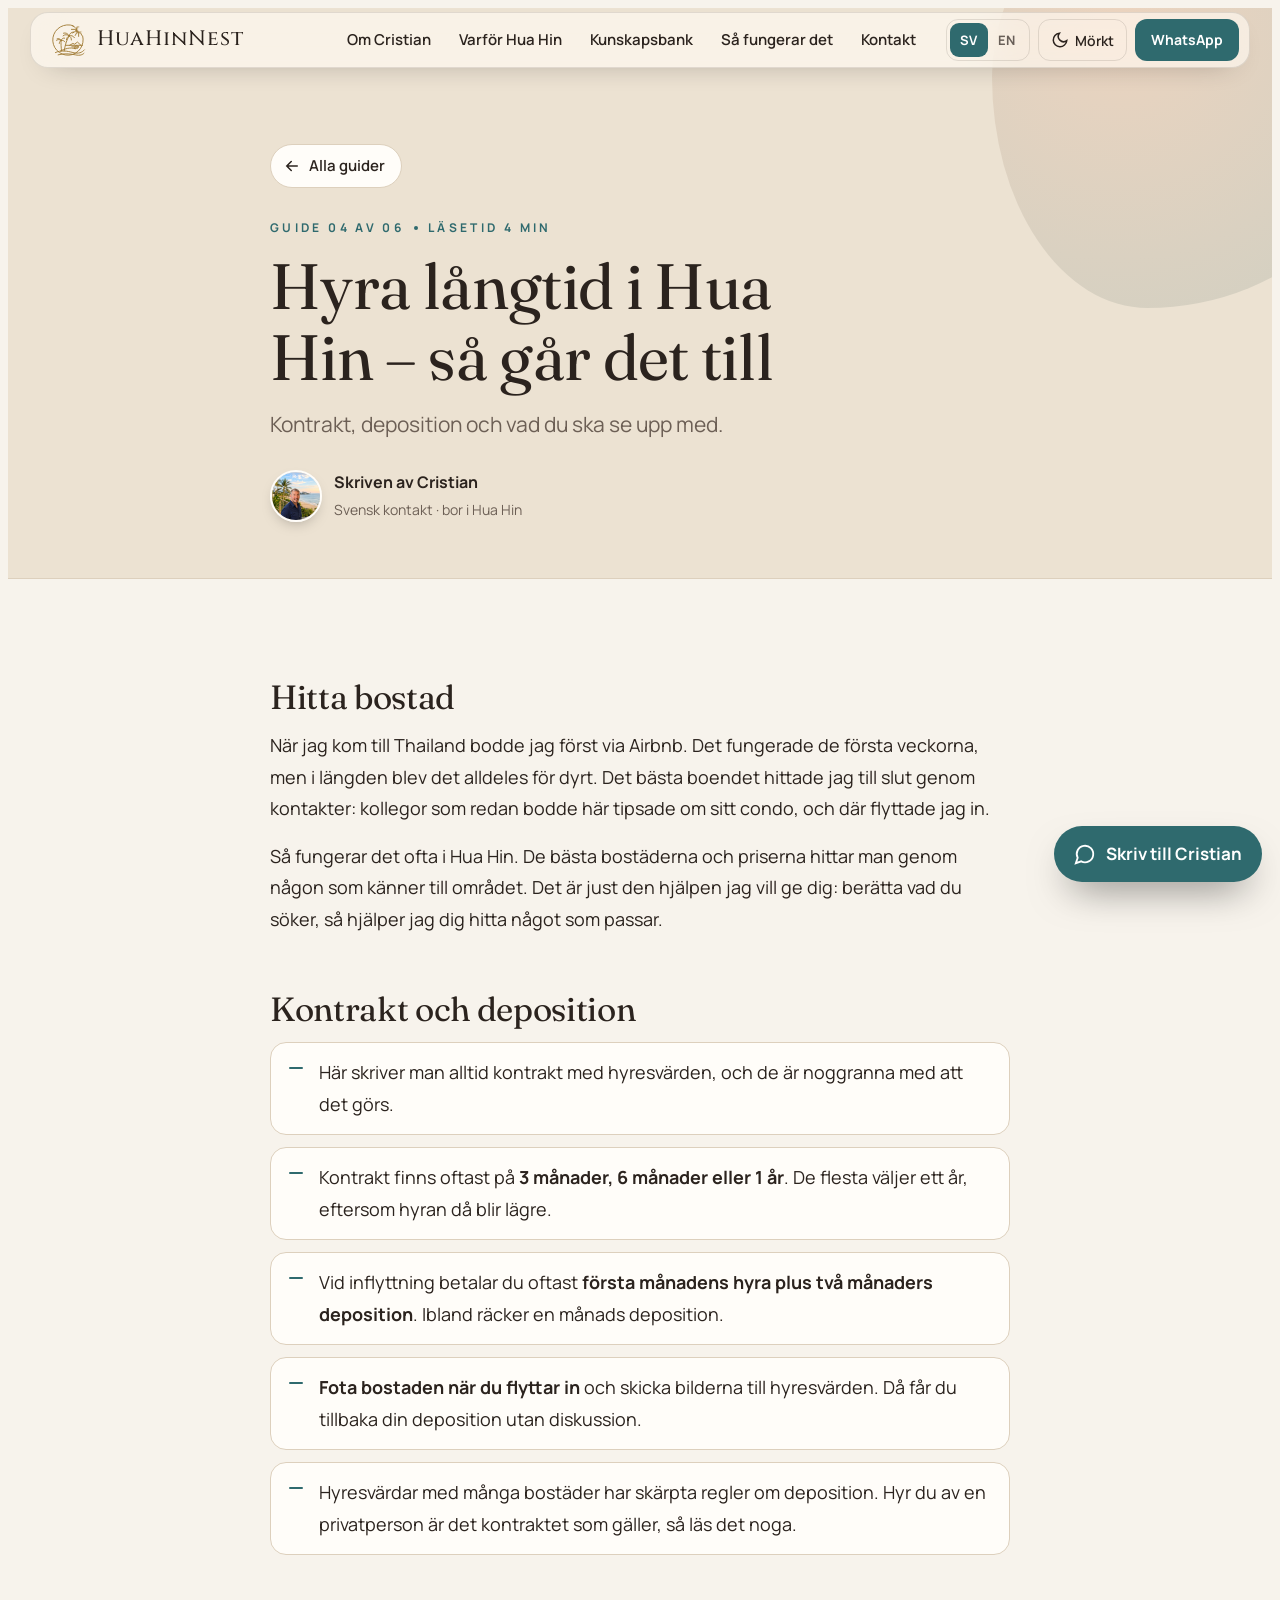
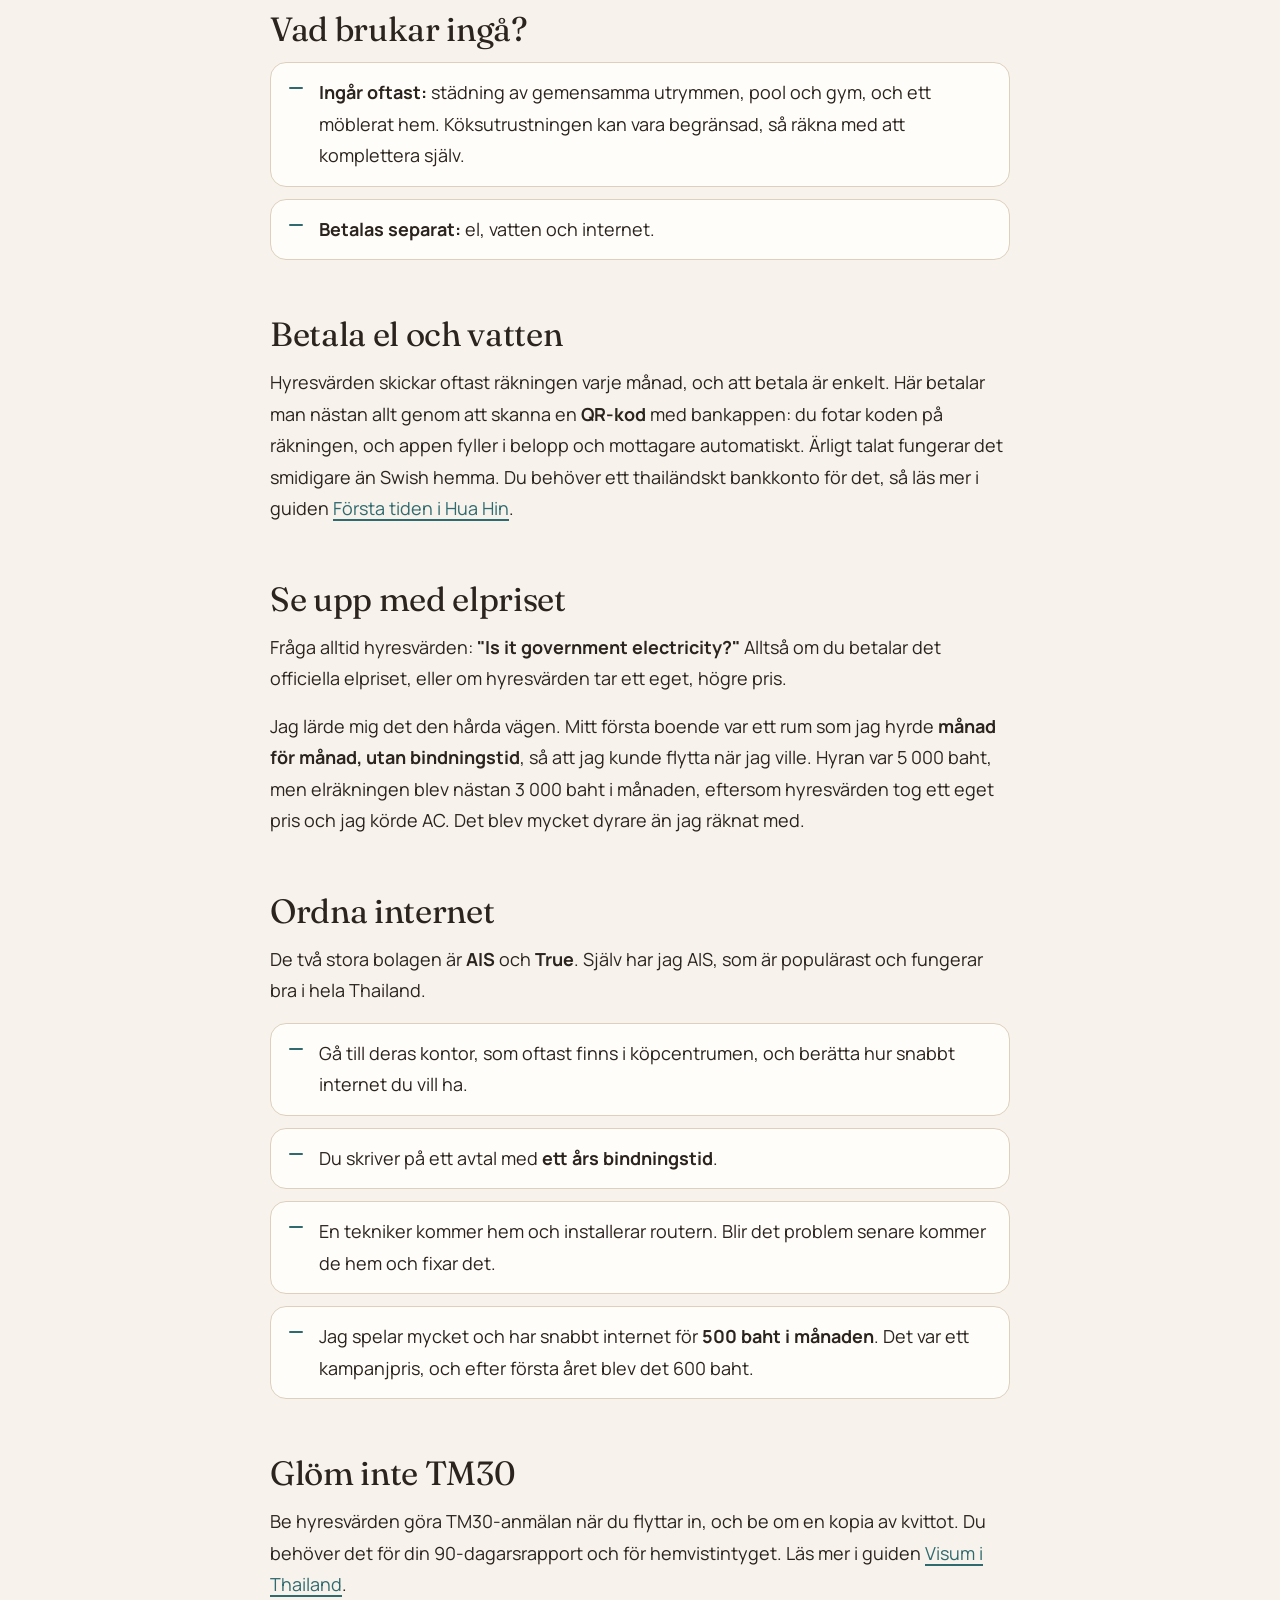
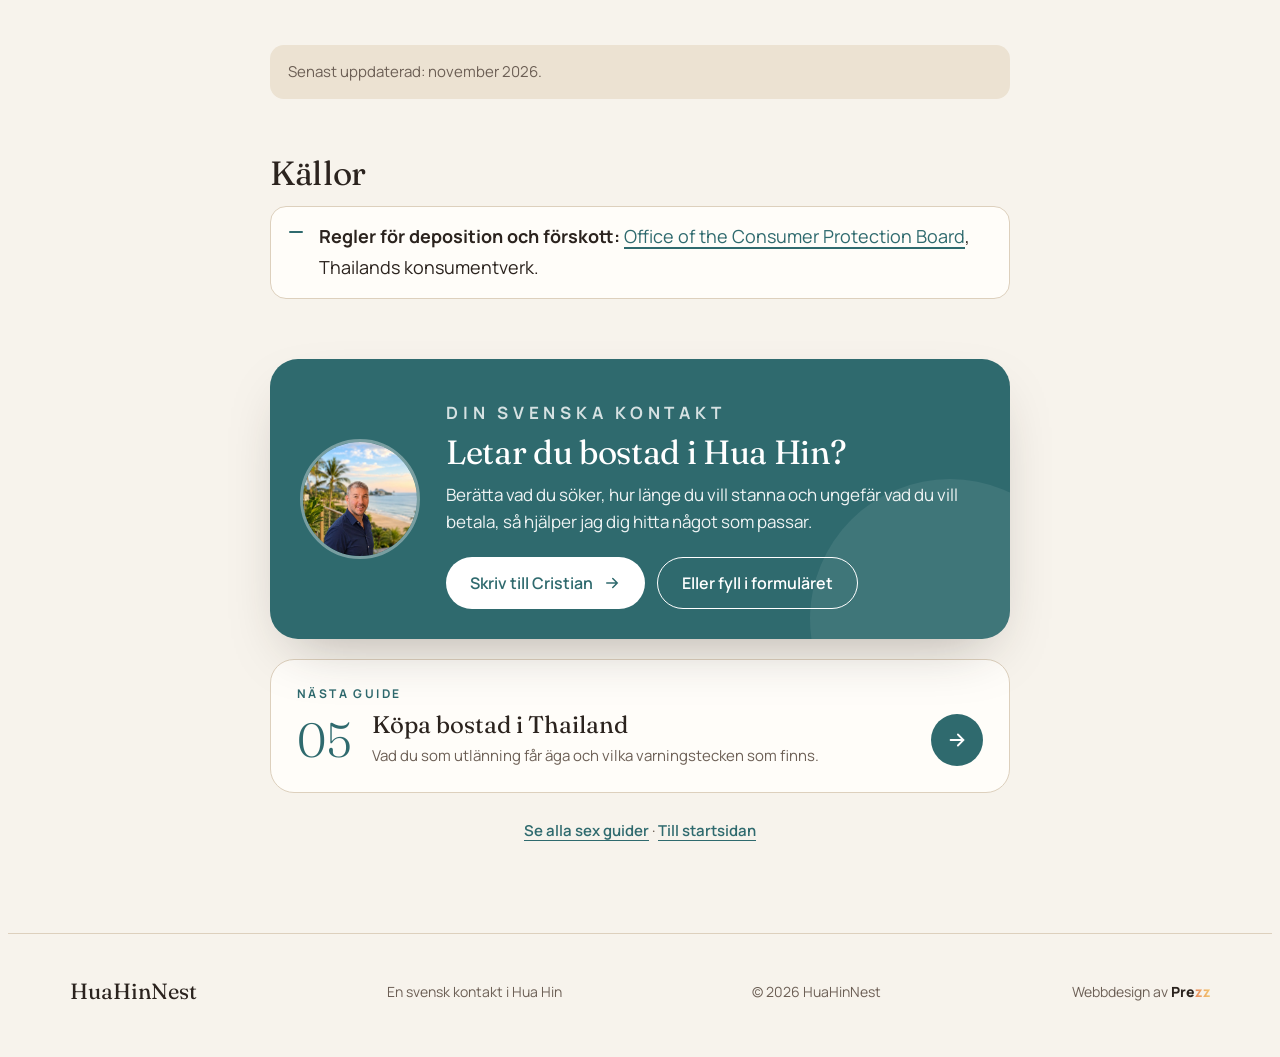
<file: kunskapsbank/hyra-langtid-i-hua-hin/index.html>
<!doctype html>
<html lang="sv">
<head>
<meta charset="utf-8">
<meta name="viewport" content="width=device-width, initial-scale=1, viewport-fit=cover">
<title>Hyra långtid i Hua Hin – så går det till | HuaHinNest</title>
<meta name="description" content="Kontrakt, deposition, vad som brukar ingå, elpriset och internet. Så går det till att hyra långtid i Hua Hin, förklarat på svenska av en svensk på plats.">
<meta property="og:title" content="Hyra långtid i Hua Hin – så går det till">
<meta property="og:description" content="Kontrakt, deposition, vad som brukar ingå, elpriset och internet. Så går det till att hyra långtid i Hua Hin, förklarat på svenska av en svensk på plats.">
<meta property="og:type" content="article">
<meta property="og:url" content="https://huahinnest.onrender.com/kunskapsbank/hyra-langtid-i-hua-hin/">
<meta property="og:image" content="https://huahinnest.onrender.com/img/hero-horse-beach.jpg">
<link rel="canonical" href="https://huahinnest.onrender.com/kunskapsbank/hyra-langtid-i-hua-hin/">
<link rel="icon" href="/img/logo-emblem.svg" type="image/svg+xml">
<link rel="preconnect" href="https://fonts.googleapis.com">
<link rel="preconnect" href="https://fonts.gstatic.com" crossorigin>
<link rel="stylesheet" href="https://fonts.googleapis.com/css2?family=Fraunces:ital,opsz,wght@0,9..144,300;0,9..144,400;0,9..144,600;1,9..144,300&family=Manrope:wght@400;500;600;700&family=Cinzel:wght@500&display=swap">
<style>
:root{
  --bg:#f7f3ec; --sand:#ece2d2; --card:#fffdf9; --ink:#2b231e; --muted:#6c5f55; --line:#ddd0bd;
  --accent:#2f6a6e; --accent-ink:#ffffff; --sun:#e98b5e; --glass:rgba(255,252,247,.62); --glass-line:rgba(43,35,30,.12);
  --shadow:0 24px 60px -24px rgba(43,35,30,.35);
  --mask-filter:none;
  --display:"Fraunces", Georgia, "Times New Roman", serif;
  --body:"Manrope", system-ui, -apple-system, "Segoe UI", sans-serif;
  --hh:72px;
}
@media (prefers-color-scheme: dark){:root:not([data-theme="light"]){
  --bg:#13100e; --sand:#1d1814; --card:#1b1714; --ink:#f3ebe0; --muted:#b5a696; --line:#3a312a;
  --accent:#7cc4bf; --accent-ink:#0f2526; --sun:#f0a07a; --glass:rgba(24,20,17,.6); --glass-line:rgba(243,235,224,.12);
  --shadow:0 24px 60px -24px rgba(0,0,0,.7); --mask-filter:brightness(1.35) saturate(1.15); color-scheme:dark;}}
:root[data-theme="dark"]{
  --bg:#13100e; --sand:#1d1814; --card:#1b1714; --ink:#f3ebe0; --muted:#b5a696; --line:#3a312a;
  --accent:#7cc4bf; --accent-ink:#0f2526; --sun:#f0a07a; --glass:rgba(24,20,17,.6); --glass-line:rgba(243,235,224,.12);
  --shadow:0 24px 60px -24px rgba(0,0,0,.7); --mask-filter:brightness(1.35) saturate(1.15); color-scheme:dark;}

*,*::before,*::after{box-sizing:border-box}
html{scroll-behavior:smooth}
body{background:var(--bg);color:var(--ink);font-family:var(--body);font-size:17px;line-height:1.6;-webkit-font-smoothing:antialiased;overflow-x:hidden;transition:background .4s,color .4s}
body::before{content:"";position:fixed;inset:0 0 auto;height:env(safe-area-inset-top,0px);z-index:60;background:var(--glass)}
h1,h2,h3{font-family:var(--display);font-weight:400;line-height:1.1;margin:0;text-wrap:balance;letter-spacing:-.01em}
p{margin:0}
a{color:inherit}
:focus-visible{outline:3px solid var(--accent);outline-offset:3px;border-radius:6px}
.wrap{max-width:1180px;margin:0 auto;padding-left:max(20px,env(safe-area-inset-left,0px));padding-right:max(20px,env(safe-area-inset-right,0px))}
.eyebrow{font-size:12px;font-weight:700;letter-spacing:.28em;text-transform:uppercase;color:var(--accent)}
.btn{display:inline-flex;align-items:center;gap:10px;min-height:52px;padding:0 26px;border-radius:999px;font:600 16px/1 var(--body);text-decoration:none;border:0;cursor:pointer;transition:transform .25s,box-shadow .25s,background .25s}
.btn:hover{transform:translateY(-2px)}
.btn:active{transform:translateY(0) scale(.98)}
.btn-primary{background:var(--accent);color:var(--accent-ink);box-shadow:0 12px 30px -12px var(--accent)}
.btn-ghost{background:transparent;color:inherit;border:1.5px solid currentColor}
.btn svg{width:18px;height:18px;transition:transform .25s}
.btn:hover svg{transform:translateX(4px)}

/* Header */
.hdr{position:fixed;top:env(safe-area-inset-top,0px);left:0;right:0;z-index:50;padding-left:max(14px,env(safe-area-inset-left,0px));padding-right:max(14px,env(safe-area-inset-right,0px));padding-block:12px}
.hdr-in{max-width:1220px;margin:0 auto;height:56px;display:flex;align-items:center;gap:18px;padding:0 10px 0 18px;border-radius:18px;background:var(--glass);border:1px solid var(--glass-line);backdrop-filter:blur(18px) saturate(1.4);-webkit-backdrop-filter:blur(18px) saturate(1.4);box-shadow:0 10px 30px -20px rgba(0,0,0,.45)}
.brand{display:flex;align-items:center;gap:10px;text-decoration:none;font-family:"Cinzel",var(--display);font-weight:500;font-size:21px;letter-spacing:.05em;white-space:nowrap;color:var(--ink)}
.brand .emblem{width:38px;height:38px;flex:0 0 38px;color:var(--gold)}
.brand .emblem path{stroke-dasharray:100;stroke-dashoffset:100;animation:draw 1.6s calc(.2s + var(--i)*.09s) cubic-bezier(.6,0,.2,1) forwards}
.brand .emblem .moon{opacity:0;animation:fadein .8s 1.4s forwards}
@keyframes fadein{to{opacity:1}}
:root{--gold:#a07a34}
@media (prefers-color-scheme: dark){:root:not([data-theme="light"]){--gold:#d9b56c}}
:root[data-theme="dark"]{--gold:#d9b56c}
@keyframes draw{to{stroke-dashoffset:0}}
.nav{display:flex;gap:4px;margin-left:auto}
.nav a{white-space:nowrap;font-size:15px;font-weight:600;text-decoration:none;padding:9px 12px;border-radius:10px;transition:background .2s}
.nav a:hover{background:var(--glass-line)}
.hdr-tools{display:flex;gap:8px;align-items:center}
.icon-btn{height:42px;min-width:42px;padding:0 12px;display:inline-flex;align-items:center;justify-content:center;gap:6px;border-radius:12px;border:1px solid var(--glass-line);background:transparent;color:inherit;font:600 14px var(--body);cursor:pointer}
.icon-btn svg{width:18px;height:18px}
.wa-btn{height:42px;padding:0 16px;border-radius:12px;background:var(--accent);color:var(--accent-ink);font-weight:700;font-size:14px;text-decoration:none;display:inline-flex;align-items:center}
.menu-btn{display:none}
.progress{position:absolute;left:24px;right:24px;bottom:10px;height:2px;border-radius:2px;overflow:hidden;pointer-events:none}
.progress i{display:block;height:100%;width:100%;background:var(--accent);transform-origin:left;transform:scaleX(0)}
.mnav{display:none}
@media (max-width:1160px){
  .nav{display:none}.menu-btn{display:inline-flex}.wa-btn{display:none}.hdr-tools{margin-left:auto}
  .mnav{position:absolute;top:76px;left:max(14px,env(safe-area-inset-left,0px));right:max(14px,env(safe-area-inset-right,0px));flex-direction:column;padding:10px;border-radius:18px;background:var(--glass);border:1px solid var(--glass-line);backdrop-filter:blur(18px);-webkit-backdrop-filter:blur(18px)}
  .mnav.open{display:flex}
  .mnav a{padding:14px 12px;font-size:18px;font-weight:600;text-decoration:none;border-bottom:1px solid var(--glass-line)}
  .mnav a:last-child{border:0;color:var(--accent)}
}
.sr{position:absolute;width:1px;height:1px;overflow:hidden;clip:rect(0 0 0 0);white-space:nowrap}
@media (max-width:420px){
  .hdr{padding-left:max(10px,env(safe-area-inset-left,0px));padding-right:max(10px,env(safe-area-inset-right,0px))}
  .hdr-in{gap:8px;padding:0 8px 0 12px}
  .brand{font-size:17px;gap:7px;letter-spacing:.03em}.brand .emblem{width:32px;height:32px;flex-basis:32px}
  #themeLabel{position:absolute;width:1px;height:1px;overflow:hidden;clip:rect(0 0 0 0)}
  #theme{width:44px;height:44px;padding:0}
  .menu-btn{height:44px;padding:0 12px}
  .hdr-tools{gap:6px}
}


.fab{position:fixed;right:calc(18px + env(safe-area-inset-right,0px));bottom:calc(18px + env(safe-area-inset-bottom,0px));z-index:40;display:inline-flex;align-items:center;gap:10px;height:56px;padding:0 20px;border-radius:999px;background:var(--accent);color:var(--accent-ink);font-weight:700;text-decoration:none;box-shadow:0 18px 40px -16px rgba(0,0,0,.6);transition:transform .25s}
.fab:hover{transform:translateY(-3px)}
.fab{transition:transform .35s,opacity .35s}
.fab.hide{opacity:0;transform:translateY(24px) scale(.9);pointer-events:none}
.fab svg{width:22px;height:22px}
@media (max-width:600px){.fab span{display:none}.fab{width:56px;padding:0;justify-content:center}}

/* Guidesida */
.ghero{background:var(--sand);padding-top:calc(var(--hh) + 64px + env(safe-area-inset-top,0px));padding-bottom:56px;border-bottom:1px solid var(--line);position:relative;overflow:hidden}
.ghero::after{content:"";position:absolute;width:420px;height:420px;right:-140px;top:-120px;border-radius:42% 58% 63% 37%/45% 38% 62% 55%;background:radial-gradient(circle at 30% 30%,var(--sun),var(--accent));opacity:.16;pointer-events:none;animation:morph 16s ease-in-out infinite}
@keyframes morph{50%{border-radius:61% 39% 35% 65%/58% 62% 38% 42%;transform:rotate(30deg)}}
.gwrap{max-width:780px}
.crumb{display:inline-flex;align-items:center;gap:8px;min-height:44px;padding:0 16px 0 12px;border-radius:999px;border:1px solid var(--line);background:var(--card);font-size:15px;font-weight:600;text-decoration:none;transition:transform .25s,border-color .25s}
.crumb:hover{transform:translateX(-3px);border-color:var(--accent)}
.crumb svg{width:18px;height:18px}
.ghero .eyebrow{margin-top:30px;display:flex;align-items:center;gap:10px;flex-wrap:wrap}
.ghero .eyebrow i{width:4px;height:4px;border-radius:50%;background:currentColor}
.ghero h1{font-size:clamp(2.3rem,6vw,4rem);margin-top:14px;max-width:18ch}
.ghero .sub{margin-top:16px;font-size:clamp(18px,2.2vw,21px);color:var(--muted);max-width:36rem}
.byline{display:flex;align-items:center;gap:12px;margin-top:28px}
.byline img{width:52px;height:52px;border-radius:50%;object-fit:cover;object-position:35% 25%;border:2px solid var(--card);box-shadow:0 6px 16px -8px rgba(0,0,0,.4)}
.byline b{display:block;font-size:16px}
.byline span{font-size:14px;color:var(--muted)}
.gbody{padding-top:44px;padding-bottom:20px;font-size:18px;line-height:1.75}
.gbody p{margin-top:16px}
.gbody h2{font-size:clamp(1.6rem,3.6vw,2.1rem);margin-top:52px;padding-top:4px;scroll-margin-top:110px}
.gbody h2+p,.gbody h2+ul{margin-top:14px}
.gbody strong{font-weight:700}
.gbody a{color:var(--accent);text-decoration:underline;text-underline-offset:4px;text-decoration-thickness:1.5px}
.gbody ul{list-style:none;padding:0;margin:16px 0 0;display:grid;gap:12px}
.gbody li{position:relative;padding:14px 18px 14px 48px;border-radius:16px;background:var(--card);border:1px solid var(--line)}
.gbody li::before{content:"";position:absolute;left:18px;top:24px;width:14px;height:2px;border-radius:2px;background:var(--accent)}
.gbody .updated{margin-top:44px;padding:14px 18px;border-radius:14px;background:var(--sand);font-size:15px;color:var(--muted)}
.gbody table{width:100%;border-collapse:collapse;margin-top:16px;font-size:16px}
.gbody th,.gbody td{text-align:left;padding:10px 12px;border-bottom:1px solid var(--line)}
.gend{padding-top:40px;padding-bottom:90px;display:grid;gap:20px}
.lead{display:grid;grid-template-columns:120px minmax(0,1fr);gap:26px;align-items:center;padding:30px;border-radius:28px;background:var(--accent);color:var(--accent-ink);box-shadow:var(--shadow);position:relative;overflow:hidden;isolation:isolate}
.lead::before{content:"";position:absolute;inset:auto -80px -120px auto;width:280px;height:280px;border-radius:50%;background:rgba(255,255,255,.08);z-index:-1}
.lead img{width:120px;height:120px;border-radius:50%;object-fit:cover;object-position:35% 25%;border:3px solid rgba(255,255,255,.35)}
.lead .eyebrow{color:inherit;opacity:.8}
.lead h2{font-size:clamp(1.6rem,3.4vw,2.1rem);margin-top:8px}
.lead p{margin-top:10px;font-size:17px;opacity:.92}
.lead .ctas{display:flex;flex-wrap:wrap;gap:12px;margin-top:22px}
.btn-light{background:var(--accent-ink);color:var(--accent)}
.btn-line{border:1.5px solid currentColor;color:inherit;background:transparent}
.next{display:grid;grid-template-columns:auto minmax(0,1fr) auto;grid-template-rows:auto auto;column-gap:20px;align-items:center;padding:24px 26px;border-radius:24px;background:var(--card);border:1px solid var(--line);text-decoration:none;transition:transform .3s cubic-bezier(.2,.8,.2,1),border-color .3s,box-shadow .3s}
.next:hover{transform:translateY(-4px);border-color:var(--accent);box-shadow:var(--shadow)}
.next-k{grid-column:1/-1;font-size:12px;font-weight:700;letter-spacing:.2em;text-transform:uppercase;color:var(--accent);margin-bottom:8px}
.next-n{font-family:var(--display);font-size:48px;font-weight:300;line-height:1;color:var(--accent)}
.next-t b{display:block;font-family:var(--display);font-weight:400;font-size:24px;line-height:1.2}
.next-t small{display:block;margin-top:4px;font-size:15px;color:var(--muted)}
.next-a{width:52px;height:52px;border-radius:50%;display:grid;place-items:center;background:var(--accent);color:var(--accent-ink);transition:transform .3s}
.next:hover .next-a{transform:translateX(4px)}
.next-a svg{width:22px;height:22px}
.allg{text-align:center;font-size:15px;color:var(--muted);margin-top:6px}
.allg a{color:var(--accent);font-weight:600;text-underline-offset:4px}
footer{padding-block:40px;font-size:14px;color:var(--muted);border-top:1px solid var(--line)}
footer .wrap{display:flex;flex-wrap:wrap;gap:16px;justify-content:space-between;align-items:center}
footer b{font-family:var(--display);font-size:22px;font-weight:400;color:var(--ink)}
.btn{display:inline-flex;align-items:center;gap:10px;min-height:52px;padding:0 24px;border-radius:999px;font:600 16px/1 var(--body);text-decoration:none;cursor:pointer;transition:transform .25s}
.btn:hover{transform:translateY(-2px)}
.btn svg{width:18px;height:18px}
.js .rv{opacity:.12;transform:translateY(30px);transition:opacity 1s cubic-bezier(.2,.8,.2,1),transform 1s cubic-bezier(.2,.8,.2,1)}
.js .rv.in{opacity:1;transform:none}
.js .next.rv.in:hover{transform:translateY(-4px);transition-duration:.3s}
@media (max-width:600px){
  .ghero{padding-bottom:40px}
  .gbody{font-size:17px}
  .gbody li{padding:12px 14px 12px 40px}.gbody li::before{left:14px;top:22px;width:12px}
  .lead{grid-template-columns:1fr;gap:16px;padding:24px}
  .lead img{width:84px;height:84px}
  .lead .btn{width:100%;justify-content:center}
  .next{grid-template-columns:auto minmax(0,1fr);padding:20px}
  .next-a{display:none}.next-n{font-size:40px}.next-t b{font-size:21px}
  footer{padding-bottom:calc(90px + env(safe-area-inset-bottom,0px))}
}
@media (prefers-reduced-motion: reduce){
  *,*::before,*::after{animation:none!important;transition:none!important}
  .brand .emblem path{stroke-dashoffset:0}.brand .emblem .moon{opacity:1}
  .js .rv{opacity:1;transform:none}
}

/* Signatur: Prezz med skimrande zz */
.prezz{font-weight:800;letter-spacing:.02em;color:var(--ink)}
.prezz .zz{background:linear-gradient(90deg,#e98b5e,#f2c46d,#2f9a96,#e98b5e);background-size:300% 100%;-webkit-background-clip:text;background-clip:text;color:transparent;animation:prezz 4s linear infinite}
@keyframes prezz{to{background-position:300% 0}}
/* Språkval */
.lang{display:inline-flex;align-items:center;height:42px;padding:3px;border-radius:12px;border:1px solid var(--glass-line)}
.lang a{min-width:38px;height:34px;display:inline-flex;align-items:center;justify-content:center;padding:0 8px;border-radius:9px;font:700 13px var(--body);letter-spacing:.06em;text-decoration:none;color:inherit;opacity:.7;transition:background .2s,opacity .2s}
.lang a:hover{opacity:1;background:var(--glass-line)}
.lang a[aria-current]{opacity:1;background:var(--accent);color:var(--accent-ink)}
.mlang{display:none}
@media (max-width:420px){.hdr-tools .lang{display:none}.mlang{display:flex;gap:8px;padding:6px 4px 12px;border-bottom:1px solid var(--glass-line)}.mlang a{flex:1;border:1px solid var(--glass-line);border-radius:12px;padding:12px;text-align:center;font-size:16px!important;border-bottom:1px solid var(--glass-line)!important}.mlang a[aria-current]{background:var(--accent);color:var(--accent-ink)!important;border-color:transparent}}
</style>
<script>try{var t=localStorage.getItem('hhn-theme');if(t)document.documentElement.dataset.theme=t}catch(e){}</script>
</head>
<body>
<header class="hdr">
  <div class="hdr-in">
    <a class="brand" href="/" aria-label="HuaHinNest, till startsidan">
      <svg class="emblem" viewBox="0 0 100 100" fill="none" stroke="currentColor" stroke-width="2.4" stroke-linecap="round" stroke-linejoin="round" aria-hidden="true"><path pathLength="100" style="--i:0" d="M88.6 39.6A40 40 0 1 1 63.7 12.4"/><path pathLength="100" style="--i:1" d="M68 22h-9M68.5 16.5l-6.5-3.5M69 27.5l-7 4M72.5 31.5l-3.5 6.5M78 33v7.5M83.5 32l3 6"/><path pathLength="100" style="--i:2" d="M44 64h44M60 68h18M66 71.5h8"/><path pathLength="100" style="--i:3" d="M54 64l9-5 4 2 8-5.5 9 8.5"/><path pathLength="100" style="--i:4" d="M40 79c2-14 6-29 13-40"/><path pathLength="100" style="--i:5" d="M53 39c-5-4-12-4-16 0M53 39c-3-6-9-9-15-7M53 39c1-6 6-10 12-10M53 39c5-2 11 0 14 5M53 39c4 2 6 6 6 11M53 39c-4 2-7 6-7 10"/><path pathLength="100" style="--i:6" d="M33 79c-1-10-2-20-1-28"/><path pathLength="100" style="--i:7" d="M32 51c-4-3-9-3-12 0M32 51c-2-4-7-6-11-4M32 51c1-4 5-7 9-6M32 51c4-1 8 1 10 4M32 51c-3 2-5 5-5 8"/><path pathLength="100" style="--i:8" d="M30 79c12-6 26-11 39-6"/><path pathLength="100" style="--i:9" d="M69 73c-4-4 1-11 7-7 3 3 0 7-3 5"/><path pathLength="100" style="--i:10" d="M17 83c15-7 31-4 46 0s24 0 30-7"/><path pathLength="100" style="--i:11" d="M24 89c16-4 31-3 45 0s20-1 23-4"/><path class="moon" d="M80.5 14.5a9 9 0 1 0 6.2 11.6 7 7 0 1 1-6.2-11.6z" fill="currentColor" stroke="none"/></svg>
      <span>HuaHinNest</span>
    </a>
    <nav class="nav" aria-label="Huvudmeny">
      <a href="/#om">Om Cristian</a><a href="/#varfor">Varför Hua Hin</a><a href="/#kunskapsbank" aria-current="true">Kunskapsbank</a><a href="/#process">Så fungerar det</a><a href="/#kontakt">Kontakt</a>
    </nav>
    <div class="hdr-tools">
      <nav class="lang" aria-label="Språk"><a href="/kunskapsbank/hyra-langtid-i-hua-hin/" lang="sv" hreflang="sv" aria-current="page">SV</a><a href="/en/" lang="en" hreflang="en">EN</a></nav>
      <button class="icon-btn" id="theme" type="button" aria-label="Byt mellan ljust och mörkt läge"><svg viewBox="0 0 24 24" fill="none" stroke="currentColor" stroke-width="2" stroke-linecap="round" aria-hidden="true"><path d="M21 12.8A9 9 0 1 1 11.2 3a7 7 0 0 0 9.8 9.8z"/></svg><span id="themeLabel">Mörkt</span></button>
      <a class="wa-btn" href="https://wa.me/66839402162" target="_blank" rel="noopener">WhatsApp</a>
      <button class="icon-btn menu-btn" id="menuBtn" type="button" aria-expanded="false" aria-controls="mnav"><svg viewBox="0 0 24 24" fill="none" stroke="currentColor" stroke-width="2" stroke-linecap="round" aria-hidden="true"><path d="M4 7h16M4 12h16M4 17h16"/></svg> Meny</button>
    </div>
    <div class="progress" aria-hidden="true"><i id="bar"></i></div>
  </div>
  <nav class="mnav" id="mnav" aria-label="Mobilmeny">
    <div class="mlang" aria-label="Språk"><a href="/kunskapsbank/hyra-langtid-i-hua-hin/" lang="sv" hreflang="sv" aria-current="page">Svenska</a><a href="/en/" lang="en" hreflang="en">English</a></div><a href="/">Startsidan</a><a href="/#om">Om Cristian</a><a href="/#varfor">Varför Hua Hin</a><a href="/#kunskapsbank">Kunskapsbank</a><a href="/#process">Så fungerar det</a><a href="/#kontakt">Kontakt</a><a href="https://wa.me/66839402162" target="_blank" rel="noopener">Skriv på WhatsApp</a>
  </nav>
</header>

<main>
  <section class="ghero">
    <div class="wrap gwrap">
      <a class="crumb" href="/#kunskapsbank"><svg viewBox="0 0 24 24" fill="none" stroke="currentColor" stroke-width="2" stroke-linecap="round" aria-hidden="true"><path d="M19 12H5m6 6-6-6 6-6"/></svg>Alla guider</a>
      <p class="eyebrow">Guide 04 av 06 <i></i> Läsetid 4 min</p>
      <h1>Hyra långtid i Hua Hin – så går det till</h1>
      <p class="sub">Kontrakt, deposition och vad du ska se upp med.</p>
      <div class="byline"><img src="/img/cristian-portrait.jpg" alt=""><div><b>Skriven av Cristian</b><span>Svensk kontakt · bor i Hua Hin</span></div></div>
    </div>
  </section>

  <article class="wrap gwrap gbody">


      <h2>Hitta bostad</h2>
      <p>
        När jag kom till Thailand bodde jag först via Airbnb. Det fungerade de första veckorna, men i
        längden blev det alldeles för dyrt. Det bästa boendet hittade jag till slut genom kontakter:
        kollegor som redan bodde här tipsade om sitt condo, och där flyttade jag in.
      </p>
      <p>
        Så fungerar det ofta i Hua Hin. De bästa bostäderna och priserna hittar man genom någon som
        känner till området. Det är just den hjälpen jag vill ge dig: berätta vad du söker, så hjälper
        jag dig hitta något som passar.
      </p>

      <h2>Kontrakt och deposition</h2>
      <ul class="living-list">
        <li><span>Här skriver man alltid kontrakt med hyresvärden, och de är noggranna med att det görs.</span></li>
        <li><span>Kontrakt finns oftast på <strong>3 månader, 6 månader eller 1 år</strong>. De flesta väljer ett år, eftersom hyran då blir lägre.</span></li>
        <li><span>Vid inflyttning betalar du oftast <strong>första månadens hyra plus två månaders deposition</strong>. Ibland räcker en månads deposition.</span></li>
        <li><span><strong>Fota bostaden när du flyttar in</strong> och skicka bilderna till hyresvärden. Då får du tillbaka din deposition utan diskussion.</span></li>
        <li><span>Hyresvärdar med många bostäder har skärpta regler om deposition. Hyr du av en privatperson är det kontraktet som gäller, så läs det noga.</span></li>
      </ul>

      <h2>Vad brukar ingå?</h2>
      <ul class="living-list">
        <li><span><strong>Ingår oftast:</strong> städning av gemensamma utrymmen, pool och gym, och ett möblerat hem. Köksutrustningen kan vara begränsad, så räkna med att komplettera själv.</span></li>
        <li><span><strong>Betalas separat:</strong> el, vatten och internet.</span></li>
      </ul>

      <h2>Betala el och vatten</h2>
      <p>
        Hyresvärden skickar oftast räkningen varje månad, och att betala är enkelt. Här betalar man nästan
        allt genom att skanna en <strong>QR-kod</strong> med bankappen: du fotar koden på räkningen, och appen
        fyller i belopp och mottagare automatiskt. Ärligt talat fungerar det smidigare än Swish hemma. Du
        behöver ett thailändskt bankkonto för det, så läs mer i guiden
        <a href="/kunskapsbank/forsta-tiden-i-hua-hin/">Första tiden i Hua Hin</a>.
      </p>

      <h2>Se upp med elpriset</h2>
      <p>
        Fråga alltid hyresvärden: <strong>"Is it government electricity?"</strong> Alltså om du betalar det
        officiella elpriset, eller om hyresvärden tar ett eget, högre pris.
      </p>
      <p>
        Jag lärde mig det den hårda vägen. Mitt första boende var ett rum som jag hyrde
        <strong>månad för månad, utan bindningstid</strong>, så att jag kunde flytta när jag ville. Hyran var
        5&nbsp;000 baht, men elräkningen blev nästan 3&nbsp;000 baht i månaden, eftersom hyresvärden tog ett
        eget pris och jag körde AC. Det blev mycket dyrare än jag räknat med.
      </p>

      <h2>Ordna internet</h2>
      <p>De två stora bolagen är <strong>AIS</strong> och <strong>True</strong>. Själv har jag AIS, som är populärast och fungerar bra i hela Thailand.</p>
      <ul class="living-list">
        <li><span>Gå till deras kontor, som oftast finns i köpcentrumen, och berätta hur snabbt internet du vill ha.</span></li>
        <li><span>Du skriver på ett avtal med <strong>ett års bindningstid</strong>.</span></li>
        <li><span>En tekniker kommer hem och installerar routern. Blir det problem senare kommer de hem och fixar det.</span></li>
        <li><span>Jag spelar mycket och har snabbt internet för <strong>500 baht i månaden</strong>. Det var ett kampanjpris, och efter första året blev det 600 baht.</span></li>
      </ul>

      <h2>Glöm inte TM30</h2>
      <p>
        Be hyresvärden göra TM30-anmälan när du flyttar in, och be om en kopia av kvittot. Du behöver det
        för din 90-dagarsrapport och för hemvistintyget. Läs mer i guiden
        <a href="/kunskapsbank/visum-i-thailand/">Visum i Thailand</a>.
      </p>

      <p class="updated">Senast uppdaterad: november 2026.</p>

      <h2>Källor</h2>
      <ul class="living-list">
        <li><span><strong>Regler för deposition och förskott:</strong>
          <a href="https://www.ocpb.go.th/" target="_blank" rel="noopener">Office of the Consumer Protection Board</a>, Thailands konsumentverk.</span></li>
      </ul>
    
  </article>

  <section class="wrap gwrap gend">
    <aside class="lead rv" aria-labelledby="leadh">
      <img src="/img/cristian-portrait.jpg" alt="Cristian">
      <div>
        <p class="eyebrow">Din svenska kontakt</p>
        <h2 id="leadh">Letar du bostad i Hua Hin?</h2>
        <p>Berätta vad du söker, hur länge du vill stanna och ungefär vad du vill betala, så hjälper jag dig hitta något som passar.</p>
        <div class="ctas">
          <a class="btn btn-light" href="https://wa.me/66839402162" target="_blank" rel="noopener">Skriv till Cristian<svg viewBox="0 0 24 24" fill="none" stroke="currentColor" stroke-width="2" stroke-linecap="round" aria-hidden="true"><path d="M5 12h14m-6-6 6 6-6 6"/></svg></a>
          <a class="btn btn-line" href="/#kontakt">Eller fyll i formuläret</a>
        </div>
      </div>
    </aside>

    <a class="next rv" href="/kunskapsbank/kopa-bostad-i-thailand/">
      <span class="next-k">Nästa guide</span>
      <span class="next-n">05</span>
      <span class="next-t"><b>Köpa bostad i Thailand</b><small>Vad du som utlänning får äga och vilka varningstecken som finns.</small></span>
      <span class="next-a" aria-hidden="true"><svg viewBox="0 0 24 24" fill="none" stroke="currentColor" stroke-width="2" stroke-linecap="round"><path d="M5 12h14m-6-6 6 6-6 6"/></svg></span>
    </a>
    <p class="allg"><a href="/#kunskapsbank">Se alla sex guider</a> · <a href="/">Till startsidan</a></p>
  </section>
</main>

<footer>
  <div class="wrap"><b>HuaHinNest</b><span>En svensk kontakt i Hua Hin</span><span>© 2026 HuaHinNest</span><span>Webbdesign av <span class="prezz">Pre<span class="zz">zz</span></span></span></div>
</footer>

<a class="fab" href="https://wa.me/66839402162" target="_blank" rel="noopener" aria-label="Chatta med Cristian på WhatsApp"><svg viewBox="0 0 24 24" fill="none" stroke="currentColor" stroke-width="2" stroke-linecap="round" aria-hidden="true"><path d="M7.9 20A9 9 0 1 0 4 16.1L2 22Z"/></svg><span>Skriv till Cristian</span></a>

<script>
(function(){
  const reduce = matchMedia('(prefers-reduced-motion: reduce)').matches;
  const root = document.documentElement;
  if (!reduce) root.classList.add('js');
  /* Ljust / mörkt läge, samma inställning som startsidan */
  const themeBtn = document.getElementById('theme'), themeLabel = document.getElementById('themeLabel');
  const isDark = () => root.dataset.theme ? root.dataset.theme === 'dark' : matchMedia('(prefers-color-scheme: dark)').matches;
  const sync = () => { themeLabel.textContent = isDark() ? 'Ljust' : 'Mörkt'; };
  sync();
  themeBtn.addEventListener('click', () => { root.dataset.theme = isDark() ? 'light' : 'dark'; sync(); try { localStorage.setItem('hhn-theme', root.dataset.theme); } catch(e){} });
  /* Mobilmeny */
  const menuBtn = document.getElementById('menuBtn'), mnav = document.getElementById('mnav');
  menuBtn.addEventListener('click', () => { const o = mnav.classList.toggle('open'); menuBtn.setAttribute('aria-expanded', o); });
  /* Läsprogress i headern */
  const bar = document.getElementById('bar');
  const upd = () => { const h = document.documentElement.scrollHeight - innerHeight; bar.style.transform = 'scaleX(' + (h > 0 ? scrollY / h : 0).toFixed(3) + ')'; };
  addEventListener('scroll', upd, { passive: true }); upd();
  /* Scroll reveal */
  if (!reduce && 'IntersectionObserver' in window) {
    const io = new IntersectionObserver(es => es.forEach(e => { if (e.isIntersecting) { e.target.classList.add('in'); io.unobserve(e.target); } }), { threshold: .2 });
    document.querySelectorAll('.rv').forEach(el => io.observe(el));
    /* Runda knappen göms vid rutan som redan har en WhatsApp-knapp */
    const fab = document.querySelector('.fab'), lead = document.querySelector('.lead');
    new IntersectionObserver(es => es.forEach(e => fab.classList.toggle('hide', e.isIntersecting)), { threshold: .2 }).observe(lead);
  } else document.querySelectorAll('.rv').forEach(el => el.classList.add('in'));
})();

</script>
</body>
</html>
</file>
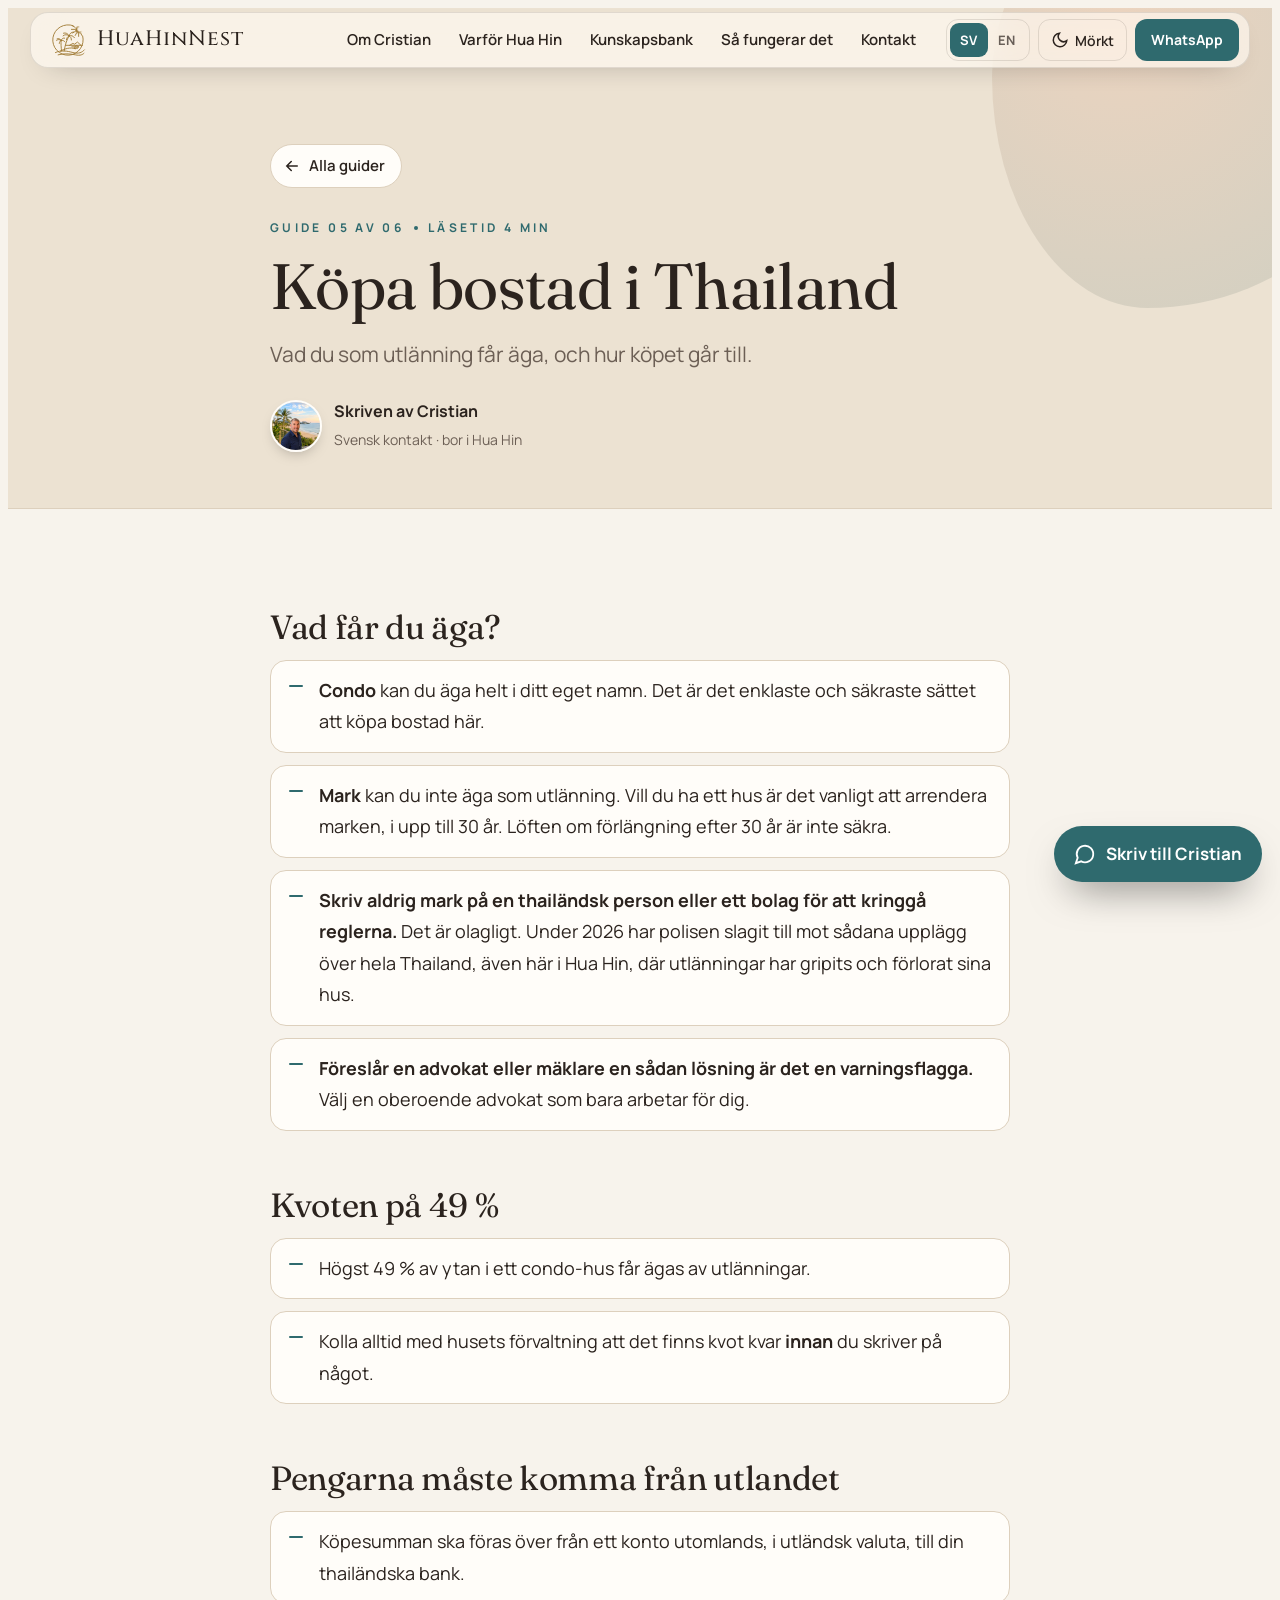
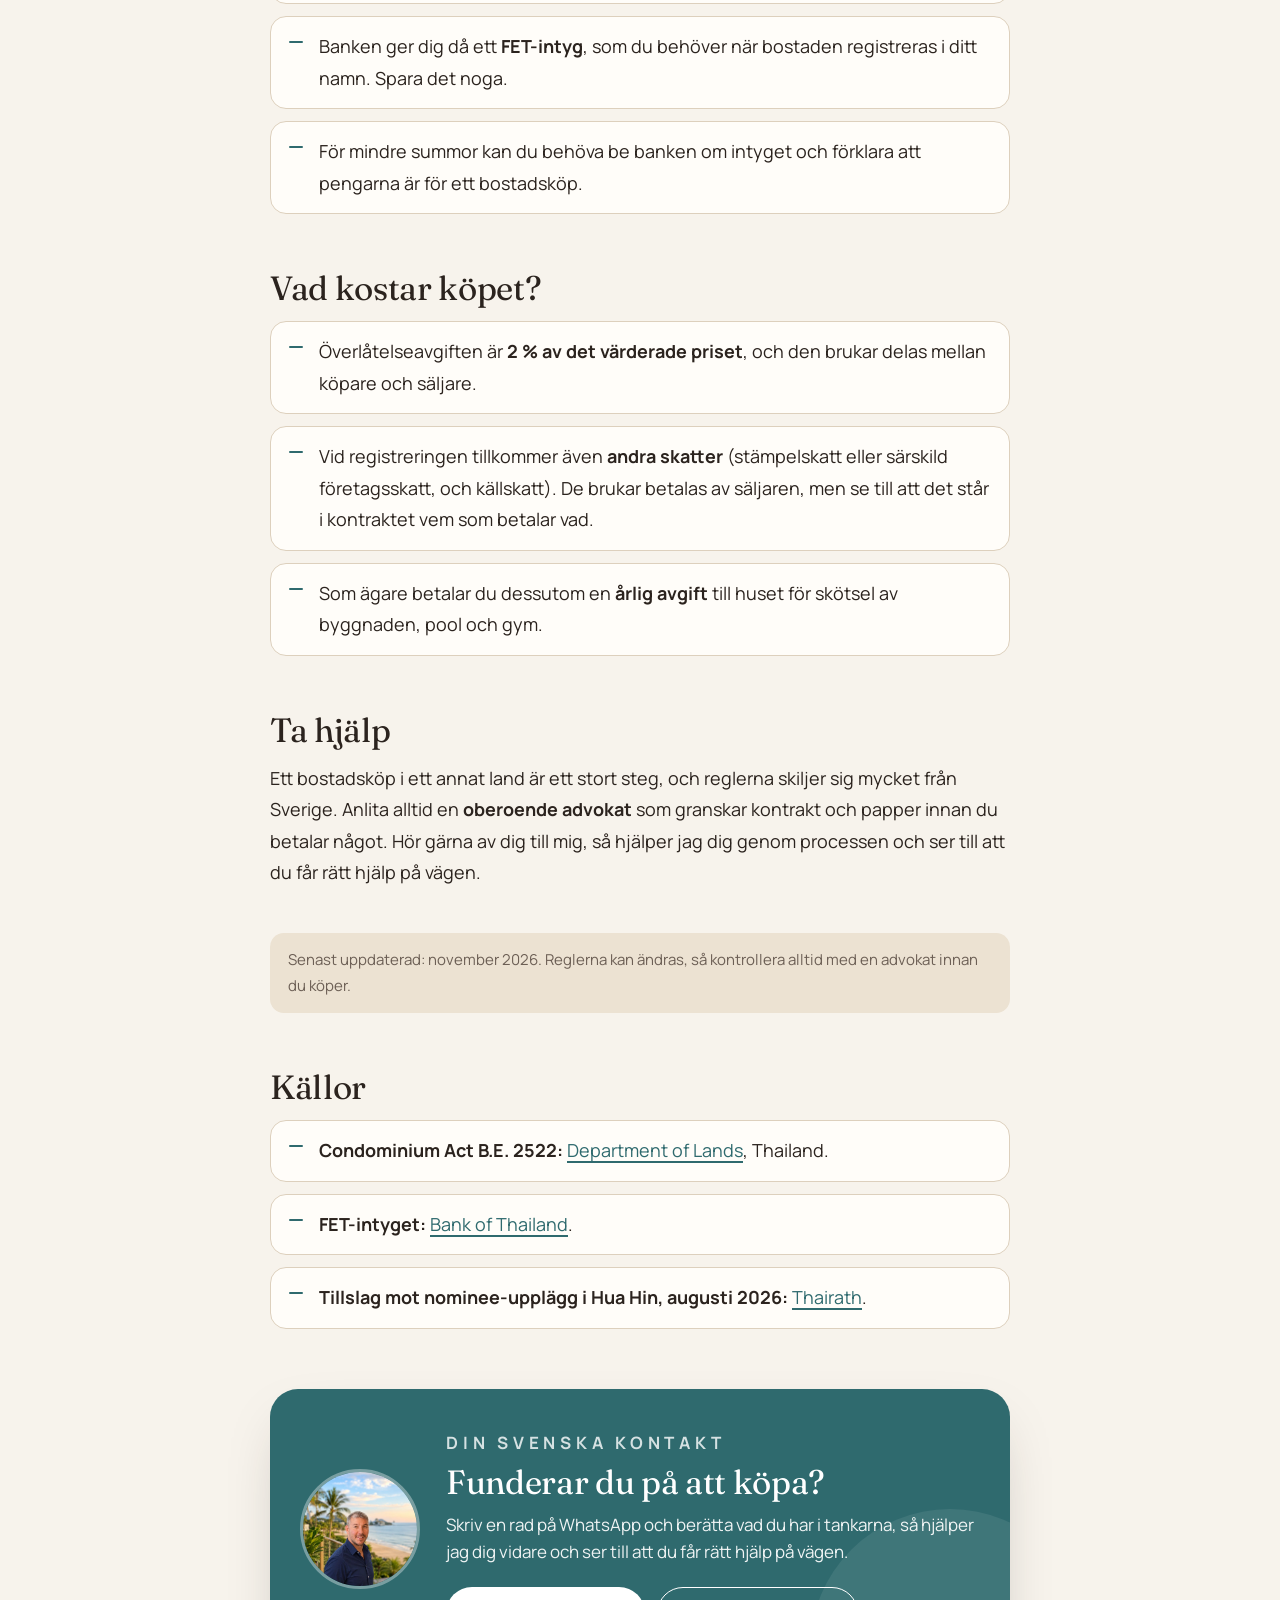
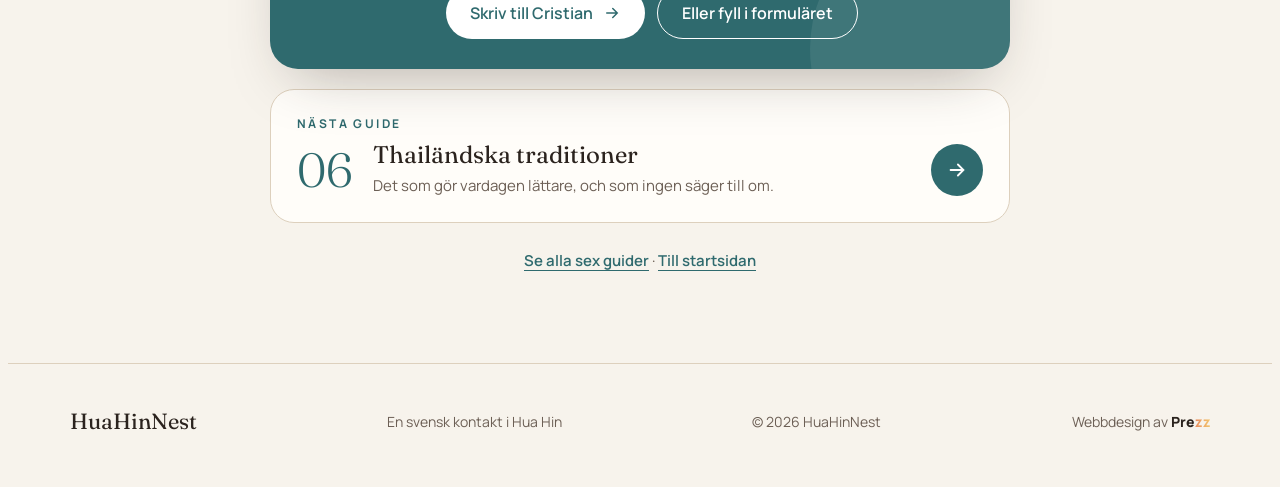
<file: kunskapsbank/kopa-bostad-i-thailand/index.html>
<!doctype html>
<html lang="sv">
<head>
<meta charset="utf-8">
<meta name="viewport" content="width=device-width, initial-scale=1, viewport-fit=cover">
<title>Köpa bostad i Thailand – vad du får äga | HuaHinNest</title>
<meta name="description" content="Vad du som utlänning får äga i Thailand, kvoten på 49 %, FET-intyget, kostnaderna och varningstecknen. Förklarat på svenska.">
<meta property="og:title" content="Köpa bostad i Thailand">
<meta property="og:description" content="Vad du som utlänning får äga i Thailand, kvoten på 49 %, FET-intyget, kostnaderna och varningstecknen. Förklarat på svenska.">
<meta property="og:type" content="article">
<meta property="og:url" content="https://huahinnest.onrender.com/kunskapsbank/kopa-bostad-i-thailand/">
<meta property="og:image" content="https://huahinnest.onrender.com/img/hero-horse-beach.jpg">
<link rel="canonical" href="https://huahinnest.onrender.com/kunskapsbank/kopa-bostad-i-thailand/">
<link rel="icon" href="/img/logo-emblem.svg" type="image/svg+xml">
<link rel="preconnect" href="https://fonts.googleapis.com">
<link rel="preconnect" href="https://fonts.gstatic.com" crossorigin>
<link rel="stylesheet" href="https://fonts.googleapis.com/css2?family=Fraunces:ital,opsz,wght@0,9..144,300;0,9..144,400;0,9..144,600;1,9..144,300&family=Manrope:wght@400;500;600;700&family=Cinzel:wght@500&display=swap">
<style>
:root{
  --bg:#f7f3ec; --sand:#ece2d2; --card:#fffdf9; --ink:#2b231e; --muted:#6c5f55; --line:#ddd0bd;
  --accent:#2f6a6e; --accent-ink:#ffffff; --sun:#e98b5e; --glass:rgba(255,252,247,.62); --glass-line:rgba(43,35,30,.12);
  --shadow:0 24px 60px -24px rgba(43,35,30,.35);
  --mask-filter:none;
  --display:"Fraunces", Georgia, "Times New Roman", serif;
  --body:"Manrope", system-ui, -apple-system, "Segoe UI", sans-serif;
  --hh:72px;
}
@media (prefers-color-scheme: dark){:root:not([data-theme="light"]){
  --bg:#13100e; --sand:#1d1814; --card:#1b1714; --ink:#f3ebe0; --muted:#b5a696; --line:#3a312a;
  --accent:#7cc4bf; --accent-ink:#0f2526; --sun:#f0a07a; --glass:rgba(24,20,17,.6); --glass-line:rgba(243,235,224,.12);
  --shadow:0 24px 60px -24px rgba(0,0,0,.7); --mask-filter:brightness(1.35) saturate(1.15); color-scheme:dark;}}
:root[data-theme="dark"]{
  --bg:#13100e; --sand:#1d1814; --card:#1b1714; --ink:#f3ebe0; --muted:#b5a696; --line:#3a312a;
  --accent:#7cc4bf; --accent-ink:#0f2526; --sun:#f0a07a; --glass:rgba(24,20,17,.6); --glass-line:rgba(243,235,224,.12);
  --shadow:0 24px 60px -24px rgba(0,0,0,.7); --mask-filter:brightness(1.35) saturate(1.15); color-scheme:dark;}

*,*::before,*::after{box-sizing:border-box}
html{scroll-behavior:smooth}
body{background:var(--bg);color:var(--ink);font-family:var(--body);font-size:17px;line-height:1.6;-webkit-font-smoothing:antialiased;overflow-x:hidden;transition:background .4s,color .4s}
body::before{content:"";position:fixed;inset:0 0 auto;height:env(safe-area-inset-top,0px);z-index:60;background:var(--glass)}
h1,h2,h3{font-family:var(--display);font-weight:400;line-height:1.1;margin:0;text-wrap:balance;letter-spacing:-.01em}
p{margin:0}
a{color:inherit}
:focus-visible{outline:3px solid var(--accent);outline-offset:3px;border-radius:6px}
.wrap{max-width:1180px;margin:0 auto;padding-left:max(20px,env(safe-area-inset-left,0px));padding-right:max(20px,env(safe-area-inset-right,0px))}
.eyebrow{font-size:12px;font-weight:700;letter-spacing:.28em;text-transform:uppercase;color:var(--accent)}
.btn{display:inline-flex;align-items:center;gap:10px;min-height:52px;padding:0 26px;border-radius:999px;font:600 16px/1 var(--body);text-decoration:none;border:0;cursor:pointer;transition:transform .25s,box-shadow .25s,background .25s}
.btn:hover{transform:translateY(-2px)}
.btn:active{transform:translateY(0) scale(.98)}
.btn-primary{background:var(--accent);color:var(--accent-ink);box-shadow:0 12px 30px -12px var(--accent)}
.btn-ghost{background:transparent;color:inherit;border:1.5px solid currentColor}
.btn svg{width:18px;height:18px;transition:transform .25s}
.btn:hover svg{transform:translateX(4px)}

/* Header */
.hdr{position:fixed;top:env(safe-area-inset-top,0px);left:0;right:0;z-index:50;padding-left:max(14px,env(safe-area-inset-left,0px));padding-right:max(14px,env(safe-area-inset-right,0px));padding-block:12px}
.hdr-in{max-width:1220px;margin:0 auto;height:56px;display:flex;align-items:center;gap:18px;padding:0 10px 0 18px;border-radius:18px;background:var(--glass);border:1px solid var(--glass-line);backdrop-filter:blur(18px) saturate(1.4);-webkit-backdrop-filter:blur(18px) saturate(1.4);box-shadow:0 10px 30px -20px rgba(0,0,0,.45)}
.brand{display:flex;align-items:center;gap:10px;text-decoration:none;font-family:"Cinzel",var(--display);font-weight:500;font-size:21px;letter-spacing:.05em;white-space:nowrap;color:var(--ink)}
.brand .emblem{width:38px;height:38px;flex:0 0 38px;color:var(--gold)}
.brand .emblem path{stroke-dasharray:100;stroke-dashoffset:100;animation:draw 1.6s calc(.2s + var(--i)*.09s) cubic-bezier(.6,0,.2,1) forwards}
.brand .emblem .moon{opacity:0;animation:fadein .8s 1.4s forwards}
@keyframes fadein{to{opacity:1}}
:root{--gold:#a07a34}
@media (prefers-color-scheme: dark){:root:not([data-theme="light"]){--gold:#d9b56c}}
:root[data-theme="dark"]{--gold:#d9b56c}
@keyframes draw{to{stroke-dashoffset:0}}
.nav{display:flex;gap:4px;margin-left:auto}
.nav a{white-space:nowrap;font-size:15px;font-weight:600;text-decoration:none;padding:9px 12px;border-radius:10px;transition:background .2s}
.nav a:hover{background:var(--glass-line)}
.hdr-tools{display:flex;gap:8px;align-items:center}
.icon-btn{height:42px;min-width:42px;padding:0 12px;display:inline-flex;align-items:center;justify-content:center;gap:6px;border-radius:12px;border:1px solid var(--glass-line);background:transparent;color:inherit;font:600 14px var(--body);cursor:pointer}
.icon-btn svg{width:18px;height:18px}
.wa-btn{height:42px;padding:0 16px;border-radius:12px;background:var(--accent);color:var(--accent-ink);font-weight:700;font-size:14px;text-decoration:none;display:inline-flex;align-items:center}
.menu-btn{display:none}
.progress{position:absolute;left:24px;right:24px;bottom:10px;height:2px;border-radius:2px;overflow:hidden;pointer-events:none}
.progress i{display:block;height:100%;width:100%;background:var(--accent);transform-origin:left;transform:scaleX(0)}
.mnav{display:none}
@media (max-width:1160px){
  .nav{display:none}.menu-btn{display:inline-flex}.wa-btn{display:none}.hdr-tools{margin-left:auto}
  .mnav{position:absolute;top:76px;left:max(14px,env(safe-area-inset-left,0px));right:max(14px,env(safe-area-inset-right,0px));flex-direction:column;padding:10px;border-radius:18px;background:var(--glass);border:1px solid var(--glass-line);backdrop-filter:blur(18px);-webkit-backdrop-filter:blur(18px)}
  .mnav.open{display:flex}
  .mnav a{padding:14px 12px;font-size:18px;font-weight:600;text-decoration:none;border-bottom:1px solid var(--glass-line)}
  .mnav a:last-child{border:0;color:var(--accent)}
}
.sr{position:absolute;width:1px;height:1px;overflow:hidden;clip:rect(0 0 0 0);white-space:nowrap}
@media (max-width:420px){
  .hdr{padding-left:max(10px,env(safe-area-inset-left,0px));padding-right:max(10px,env(safe-area-inset-right,0px))}
  .hdr-in{gap:8px;padding:0 8px 0 12px}
  .brand{font-size:17px;gap:7px;letter-spacing:.03em}.brand .emblem{width:32px;height:32px;flex-basis:32px}
  #themeLabel{position:absolute;width:1px;height:1px;overflow:hidden;clip:rect(0 0 0 0)}
  #theme{width:44px;height:44px;padding:0}
  .menu-btn{height:44px;padding:0 12px}
  .hdr-tools{gap:6px}
}


.fab{position:fixed;right:calc(18px + env(safe-area-inset-right,0px));bottom:calc(18px + env(safe-area-inset-bottom,0px));z-index:40;display:inline-flex;align-items:center;gap:10px;height:56px;padding:0 20px;border-radius:999px;background:var(--accent);color:var(--accent-ink);font-weight:700;text-decoration:none;box-shadow:0 18px 40px -16px rgba(0,0,0,.6);transition:transform .25s}
.fab:hover{transform:translateY(-3px)}
.fab{transition:transform .35s,opacity .35s}
.fab.hide{opacity:0;transform:translateY(24px) scale(.9);pointer-events:none}
.fab svg{width:22px;height:22px}
@media (max-width:600px){.fab span{display:none}.fab{width:56px;padding:0;justify-content:center}}

/* Guidesida */
.ghero{background:var(--sand);padding-top:calc(var(--hh) + 64px + env(safe-area-inset-top,0px));padding-bottom:56px;border-bottom:1px solid var(--line);position:relative;overflow:hidden}
.ghero::after{content:"";position:absolute;width:420px;height:420px;right:-140px;top:-120px;border-radius:42% 58% 63% 37%/45% 38% 62% 55%;background:radial-gradient(circle at 30% 30%,var(--sun),var(--accent));opacity:.16;pointer-events:none;animation:morph 16s ease-in-out infinite}
@keyframes morph{50%{border-radius:61% 39% 35% 65%/58% 62% 38% 42%;transform:rotate(30deg)}}
.gwrap{max-width:780px}
.crumb{display:inline-flex;align-items:center;gap:8px;min-height:44px;padding:0 16px 0 12px;border-radius:999px;border:1px solid var(--line);background:var(--card);font-size:15px;font-weight:600;text-decoration:none;transition:transform .25s,border-color .25s}
.crumb:hover{transform:translateX(-3px);border-color:var(--accent)}
.crumb svg{width:18px;height:18px}
.ghero .eyebrow{margin-top:30px;display:flex;align-items:center;gap:10px;flex-wrap:wrap}
.ghero .eyebrow i{width:4px;height:4px;border-radius:50%;background:currentColor}
.ghero h1{font-size:clamp(2.3rem,6vw,4rem);margin-top:14px;max-width:18ch}
.ghero .sub{margin-top:16px;font-size:clamp(18px,2.2vw,21px);color:var(--muted);max-width:36rem}
.byline{display:flex;align-items:center;gap:12px;margin-top:28px}
.byline img{width:52px;height:52px;border-radius:50%;object-fit:cover;object-position:35% 25%;border:2px solid var(--card);box-shadow:0 6px 16px -8px rgba(0,0,0,.4)}
.byline b{display:block;font-size:16px}
.byline span{font-size:14px;color:var(--muted)}
.gbody{padding-top:44px;padding-bottom:20px;font-size:18px;line-height:1.75}
.gbody p{margin-top:16px}
.gbody h2{font-size:clamp(1.6rem,3.6vw,2.1rem);margin-top:52px;padding-top:4px;scroll-margin-top:110px}
.gbody h2+p,.gbody h2+ul{margin-top:14px}
.gbody strong{font-weight:700}
.gbody a{color:var(--accent);text-decoration:underline;text-underline-offset:4px;text-decoration-thickness:1.5px}
.gbody ul{list-style:none;padding:0;margin:16px 0 0;display:grid;gap:12px}
.gbody li{position:relative;padding:14px 18px 14px 48px;border-radius:16px;background:var(--card);border:1px solid var(--line)}
.gbody li::before{content:"";position:absolute;left:18px;top:24px;width:14px;height:2px;border-radius:2px;background:var(--accent)}
.gbody .updated{margin-top:44px;padding:14px 18px;border-radius:14px;background:var(--sand);font-size:15px;color:var(--muted)}
.gbody table{width:100%;border-collapse:collapse;margin-top:16px;font-size:16px}
.gbody th,.gbody td{text-align:left;padding:10px 12px;border-bottom:1px solid var(--line)}
.gend{padding-top:40px;padding-bottom:90px;display:grid;gap:20px}
.lead{display:grid;grid-template-columns:120px minmax(0,1fr);gap:26px;align-items:center;padding:30px;border-radius:28px;background:var(--accent);color:var(--accent-ink);box-shadow:var(--shadow);position:relative;overflow:hidden;isolation:isolate}
.lead::before{content:"";position:absolute;inset:auto -80px -120px auto;width:280px;height:280px;border-radius:50%;background:rgba(255,255,255,.08);z-index:-1}
.lead img{width:120px;height:120px;border-radius:50%;object-fit:cover;object-position:35% 25%;border:3px solid rgba(255,255,255,.35)}
.lead .eyebrow{color:inherit;opacity:.8}
.lead h2{font-size:clamp(1.6rem,3.4vw,2.1rem);margin-top:8px}
.lead p{margin-top:10px;font-size:17px;opacity:.92}
.lead .ctas{display:flex;flex-wrap:wrap;gap:12px;margin-top:22px}
.btn-light{background:var(--accent-ink);color:var(--accent)}
.btn-line{border:1.5px solid currentColor;color:inherit;background:transparent}
.next{display:grid;grid-template-columns:auto minmax(0,1fr) auto;grid-template-rows:auto auto;column-gap:20px;align-items:center;padding:24px 26px;border-radius:24px;background:var(--card);border:1px solid var(--line);text-decoration:none;transition:transform .3s cubic-bezier(.2,.8,.2,1),border-color .3s,box-shadow .3s}
.next:hover{transform:translateY(-4px);border-color:var(--accent);box-shadow:var(--shadow)}
.next-k{grid-column:1/-1;font-size:12px;font-weight:700;letter-spacing:.2em;text-transform:uppercase;color:var(--accent);margin-bottom:8px}
.next-n{font-family:var(--display);font-size:48px;font-weight:300;line-height:1;color:var(--accent)}
.next-t b{display:block;font-family:var(--display);font-weight:400;font-size:24px;line-height:1.2}
.next-t small{display:block;margin-top:4px;font-size:15px;color:var(--muted)}
.next-a{width:52px;height:52px;border-radius:50%;display:grid;place-items:center;background:var(--accent);color:var(--accent-ink);transition:transform .3s}
.next:hover .next-a{transform:translateX(4px)}
.next-a svg{width:22px;height:22px}
.allg{text-align:center;font-size:15px;color:var(--muted);margin-top:6px}
.allg a{color:var(--accent);font-weight:600;text-underline-offset:4px}
footer{padding-block:40px;font-size:14px;color:var(--muted);border-top:1px solid var(--line)}
footer .wrap{display:flex;flex-wrap:wrap;gap:16px;justify-content:space-between;align-items:center}
footer b{font-family:var(--display);font-size:22px;font-weight:400;color:var(--ink)}
.btn{display:inline-flex;align-items:center;gap:10px;min-height:52px;padding:0 24px;border-radius:999px;font:600 16px/1 var(--body);text-decoration:none;cursor:pointer;transition:transform .25s}
.btn:hover{transform:translateY(-2px)}
.btn svg{width:18px;height:18px}
.js .rv{opacity:.12;transform:translateY(30px);transition:opacity 1s cubic-bezier(.2,.8,.2,1),transform 1s cubic-bezier(.2,.8,.2,1)}
.js .rv.in{opacity:1;transform:none}
.js .next.rv.in:hover{transform:translateY(-4px);transition-duration:.3s}
@media (max-width:600px){
  .ghero{padding-bottom:40px}
  .gbody{font-size:17px}
  .gbody li{padding:12px 14px 12px 40px}.gbody li::before{left:14px;top:22px;width:12px}
  .lead{grid-template-columns:1fr;gap:16px;padding:24px}
  .lead img{width:84px;height:84px}
  .lead .btn{width:100%;justify-content:center}
  .next{grid-template-columns:auto minmax(0,1fr);padding:20px}
  .next-a{display:none}.next-n{font-size:40px}.next-t b{font-size:21px}
  footer{padding-bottom:calc(90px + env(safe-area-inset-bottom,0px))}
}
@media (prefers-reduced-motion: reduce){
  *,*::before,*::after{animation:none!important;transition:none!important}
  .brand .emblem path{stroke-dashoffset:0}.brand .emblem .moon{opacity:1}
  .js .rv{opacity:1;transform:none}
}

/* Signatur: Prezz med skimrande zz */
.prezz{font-weight:800;letter-spacing:.02em;color:var(--ink)}
.prezz .zz{background:linear-gradient(90deg,#e98b5e,#f2c46d,#2f9a96,#e98b5e);background-size:300% 100%;-webkit-background-clip:text;background-clip:text;color:transparent;animation:prezz 4s linear infinite}
@keyframes prezz{to{background-position:300% 0}}
/* Språkval */
.lang{display:inline-flex;align-items:center;height:42px;padding:3px;border-radius:12px;border:1px solid var(--glass-line)}
.lang a{min-width:38px;height:34px;display:inline-flex;align-items:center;justify-content:center;padding:0 8px;border-radius:9px;font:700 13px var(--body);letter-spacing:.06em;text-decoration:none;color:inherit;opacity:.7;transition:background .2s,opacity .2s}
.lang a:hover{opacity:1;background:var(--glass-line)}
.lang a[aria-current]{opacity:1;background:var(--accent);color:var(--accent-ink)}
.mlang{display:none}
@media (max-width:420px){.hdr-tools .lang{display:none}.mlang{display:flex;gap:8px;padding:6px 4px 12px;border-bottom:1px solid var(--glass-line)}.mlang a{flex:1;border:1px solid var(--glass-line);border-radius:12px;padding:12px;text-align:center;font-size:16px!important;border-bottom:1px solid var(--glass-line)!important}.mlang a[aria-current]{background:var(--accent);color:var(--accent-ink)!important;border-color:transparent}}
</style>
<script>try{var t=localStorage.getItem('hhn-theme');if(t)document.documentElement.dataset.theme=t}catch(e){}</script>
</head>
<body>
<header class="hdr">
  <div class="hdr-in">
    <a class="brand" href="/" aria-label="HuaHinNest, till startsidan">
      <svg class="emblem" viewBox="0 0 100 100" fill="none" stroke="currentColor" stroke-width="2.4" stroke-linecap="round" stroke-linejoin="round" aria-hidden="true"><path pathLength="100" style="--i:0" d="M88.6 39.6A40 40 0 1 1 63.7 12.4"/><path pathLength="100" style="--i:1" d="M68 22h-9M68.5 16.5l-6.5-3.5M69 27.5l-7 4M72.5 31.5l-3.5 6.5M78 33v7.5M83.5 32l3 6"/><path pathLength="100" style="--i:2" d="M44 64h44M60 68h18M66 71.5h8"/><path pathLength="100" style="--i:3" d="M54 64l9-5 4 2 8-5.5 9 8.5"/><path pathLength="100" style="--i:4" d="M40 79c2-14 6-29 13-40"/><path pathLength="100" style="--i:5" d="M53 39c-5-4-12-4-16 0M53 39c-3-6-9-9-15-7M53 39c1-6 6-10 12-10M53 39c5-2 11 0 14 5M53 39c4 2 6 6 6 11M53 39c-4 2-7 6-7 10"/><path pathLength="100" style="--i:6" d="M33 79c-1-10-2-20-1-28"/><path pathLength="100" style="--i:7" d="M32 51c-4-3-9-3-12 0M32 51c-2-4-7-6-11-4M32 51c1-4 5-7 9-6M32 51c4-1 8 1 10 4M32 51c-3 2-5 5-5 8"/><path pathLength="100" style="--i:8" d="M30 79c12-6 26-11 39-6"/><path pathLength="100" style="--i:9" d="M69 73c-4-4 1-11 7-7 3 3 0 7-3 5"/><path pathLength="100" style="--i:10" d="M17 83c15-7 31-4 46 0s24 0 30-7"/><path pathLength="100" style="--i:11" d="M24 89c16-4 31-3 45 0s20-1 23-4"/><path class="moon" d="M80.5 14.5a9 9 0 1 0 6.2 11.6 7 7 0 1 1-6.2-11.6z" fill="currentColor" stroke="none"/></svg>
      <span>HuaHinNest</span>
    </a>
    <nav class="nav" aria-label="Huvudmeny">
      <a href="/#om">Om Cristian</a><a href="/#varfor">Varför Hua Hin</a><a href="/#kunskapsbank" aria-current="true">Kunskapsbank</a><a href="/#process">Så fungerar det</a><a href="/#kontakt">Kontakt</a>
    </nav>
    <div class="hdr-tools">
      <nav class="lang" aria-label="Språk"><a href="/kunskapsbank/kopa-bostad-i-thailand/" lang="sv" hreflang="sv" aria-current="page">SV</a><a href="/en/" lang="en" hreflang="en">EN</a></nav>
      <button class="icon-btn" id="theme" type="button" aria-label="Byt mellan ljust och mörkt läge"><svg viewBox="0 0 24 24" fill="none" stroke="currentColor" stroke-width="2" stroke-linecap="round" aria-hidden="true"><path d="M21 12.8A9 9 0 1 1 11.2 3a7 7 0 0 0 9.8 9.8z"/></svg><span id="themeLabel">Mörkt</span></button>
      <a class="wa-btn" href="https://wa.me/66839402162" target="_blank" rel="noopener">WhatsApp</a>
      <button class="icon-btn menu-btn" id="menuBtn" type="button" aria-expanded="false" aria-controls="mnav"><svg viewBox="0 0 24 24" fill="none" stroke="currentColor" stroke-width="2" stroke-linecap="round" aria-hidden="true"><path d="M4 7h16M4 12h16M4 17h16"/></svg> Meny</button>
    </div>
    <div class="progress" aria-hidden="true"><i id="bar"></i></div>
  </div>
  <nav class="mnav" id="mnav" aria-label="Mobilmeny">
    <div class="mlang" aria-label="Språk"><a href="/kunskapsbank/kopa-bostad-i-thailand/" lang="sv" hreflang="sv" aria-current="page">Svenska</a><a href="/en/" lang="en" hreflang="en">English</a></div><a href="/">Startsidan</a><a href="/#om">Om Cristian</a><a href="/#varfor">Varför Hua Hin</a><a href="/#kunskapsbank">Kunskapsbank</a><a href="/#process">Så fungerar det</a><a href="/#kontakt">Kontakt</a><a href="https://wa.me/66839402162" target="_blank" rel="noopener">Skriv på WhatsApp</a>
  </nav>
</header>

<main>
  <section class="ghero">
    <div class="wrap gwrap">
      <a class="crumb" href="/#kunskapsbank"><svg viewBox="0 0 24 24" fill="none" stroke="currentColor" stroke-width="2" stroke-linecap="round" aria-hidden="true"><path d="M19 12H5m6 6-6-6 6-6"/></svg>Alla guider</a>
      <p class="eyebrow">Guide 05 av 06 <i></i> Läsetid 4 min</p>
      <h1>Köpa bostad i Thailand</h1>
      <p class="sub">Vad du som utlänning får äga, och hur köpet går till.</p>
      <div class="byline"><img src="/img/cristian-portrait.jpg" alt=""><div><b>Skriven av Cristian</b><span>Svensk kontakt · bor i Hua Hin</span></div></div>
    </div>
  </section>

  <article class="wrap gwrap gbody">


      <h2>Vad får du äga?</h2>
      <ul class="living-list">
        <li><span><strong>Condo</strong> kan du äga helt i ditt eget namn. Det är det enklaste och säkraste sättet att köpa bostad här.</span></li>
        <li><span><strong>Mark</strong> kan du inte äga som utlänning. Vill du ha ett hus är det vanligt att arrendera marken, i upp till 30 år. Löften om förlängning efter 30 år är inte säkra.</span></li>
        <li><span><strong>Skriv aldrig mark på en thailändsk person eller ett bolag för att kringgå reglerna.</strong> Det är olagligt. Under 2026 har polisen slagit till mot sådana upplägg över hela Thailand, även här i Hua Hin, där utlänningar har gripits och förlorat sina hus.</span></li>
        <li><span><strong>Föreslår en advokat eller mäklare en sådan lösning är det en varningsflagga.</strong> Välj en oberoende advokat som bara arbetar för dig.</span></li>
      </ul>

      <h2>Kvoten på 49 %</h2>
      <ul class="living-list">
        <li><span>Högst 49 % av ytan i ett condo-hus får ägas av utlänningar.</span></li>
        <li><span>Kolla alltid med husets förvaltning att det finns kvot kvar <strong>innan</strong> du skriver på något.</span></li>
      </ul>

      <h2>Pengarna måste komma från utlandet</h2>
      <ul class="living-list">
        <li><span>Köpesumman ska föras över från ett konto utomlands, i utländsk valuta, till din thailändska bank.</span></li>
        <li><span>Banken ger dig då ett <strong>FET-intyg</strong>, som du behöver när bostaden registreras i ditt namn. Spara det noga.</span></li>
        <li><span>För mindre summor kan du behöva be banken om intyget och förklara att pengarna är för ett bostadsköp.</span></li>
      </ul>

      <h2>Vad kostar köpet?</h2>
      <ul class="living-list">
        <li><span>Överlåtelseavgiften är <strong>2&nbsp;% av det värderade priset</strong>, och den brukar delas mellan köpare och säljare.</span></li>
        <li><span>Vid registreringen tillkommer även <strong>andra skatter</strong> (stämpelskatt eller särskild företagsskatt, och källskatt). De brukar betalas av säljaren, men se till att det står i kontraktet vem som betalar vad.</span></li>
        <li><span>Som ägare betalar du dessutom en <strong>årlig avgift</strong> till huset för skötsel av byggnaden, pool och gym.</span></li>
      </ul>

      <h2>Ta hjälp</h2>
      <p>
        Ett bostadsköp i ett annat land är ett stort steg, och reglerna skiljer sig mycket från Sverige.
        Anlita alltid en <strong>oberoende advokat</strong> som granskar kontrakt och papper innan du betalar
        något. Hör gärna av dig till mig, så hjälper jag dig genom processen och ser till att du får rätt
        hjälp på vägen.
      </p>

      <p class="updated">
        Senast uppdaterad: november 2026. Reglerna kan ändras, så kontrollera alltid med en advokat innan du köper.
      </p>

      <h2>Källor</h2>
      <ul class="living-list">
        <li><span><strong>Condominium Act B.E. 2522:</strong>
          <a href="https://www.dol.go.th/" target="_blank" rel="noopener">Department of Lands</a>, Thailand.</span></li>
        <li><span><strong>FET-intyget:</strong>
          <a href="https://www.bot.or.th/" target="_blank" rel="noopener">Bank of Thailand</a>.</span></li>
        <li><span><strong>Tillslag mot nominee-upplägg i Hua Hin, augusti 2026:</strong>
          <a href="https://en.thairath.co.th/news/crime/2951817" target="_blank" rel="noopener">Thairath</a>.</span></li>
      </ul>
    
  </article>

  <section class="wrap gwrap gend">
    <aside class="lead rv" aria-labelledby="leadh">
      <img src="/img/cristian-portrait.jpg" alt="Cristian">
      <div>
        <p class="eyebrow">Din svenska kontakt</p>
        <h2 id="leadh">Funderar du på att köpa?</h2>
        <p>Skriv en rad på WhatsApp och berätta vad du har i tankarna, så hjälper jag dig vidare och ser till att du får rätt hjälp på vägen.</p>
        <div class="ctas">
          <a class="btn btn-light" href="https://wa.me/66839402162" target="_blank" rel="noopener">Skriv till Cristian<svg viewBox="0 0 24 24" fill="none" stroke="currentColor" stroke-width="2" stroke-linecap="round" aria-hidden="true"><path d="M5 12h14m-6-6 6 6-6 6"/></svg></a>
          <a class="btn btn-line" href="/#kontakt">Eller fyll i formuläret</a>
        </div>
      </div>
    </aside>

    <a class="next rv" href="/kunskapsbank/traditioner-och-uppforande/">
      <span class="next-k">Nästa guide</span>
      <span class="next-n">06</span>
      <span class="next-t"><b>Thailändska traditioner</b><small>Det som gör vardagen lättare, och som ingen säger till om.</small></span>
      <span class="next-a" aria-hidden="true"><svg viewBox="0 0 24 24" fill="none" stroke="currentColor" stroke-width="2" stroke-linecap="round"><path d="M5 12h14m-6-6 6 6-6 6"/></svg></span>
    </a>
    <p class="allg"><a href="/#kunskapsbank">Se alla sex guider</a> · <a href="/">Till startsidan</a></p>
  </section>
</main>

<footer>
  <div class="wrap"><b>HuaHinNest</b><span>En svensk kontakt i Hua Hin</span><span>© 2026 HuaHinNest</span><span>Webbdesign av <span class="prezz">Pre<span class="zz">zz</span></span></span></div>
</footer>

<a class="fab" href="https://wa.me/66839402162" target="_blank" rel="noopener" aria-label="Chatta med Cristian på WhatsApp"><svg viewBox="0 0 24 24" fill="none" stroke="currentColor" stroke-width="2" stroke-linecap="round" aria-hidden="true"><path d="M7.9 20A9 9 0 1 0 4 16.1L2 22Z"/></svg><span>Skriv till Cristian</span></a>

<script>
(function(){
  const reduce = matchMedia('(prefers-reduced-motion: reduce)').matches;
  const root = document.documentElement;
  if (!reduce) root.classList.add('js');
  /* Ljust / mörkt läge, samma inställning som startsidan */
  const themeBtn = document.getElementById('theme'), themeLabel = document.getElementById('themeLabel');
  const isDark = () => root.dataset.theme ? root.dataset.theme === 'dark' : matchMedia('(prefers-color-scheme: dark)').matches;
  const sync = () => { themeLabel.textContent = isDark() ? 'Ljust' : 'Mörkt'; };
  sync();
  themeBtn.addEventListener('click', () => { root.dataset.theme = isDark() ? 'light' : 'dark'; sync(); try { localStorage.setItem('hhn-theme', root.dataset.theme); } catch(e){} });
  /* Mobilmeny */
  const menuBtn = document.getElementById('menuBtn'), mnav = document.getElementById('mnav');
  menuBtn.addEventListener('click', () => { const o = mnav.classList.toggle('open'); menuBtn.setAttribute('aria-expanded', o); });
  /* Läsprogress i headern */
  const bar = document.getElementById('bar');
  const upd = () => { const h = document.documentElement.scrollHeight - innerHeight; bar.style.transform = 'scaleX(' + (h > 0 ? scrollY / h : 0).toFixed(3) + ')'; };
  addEventListener('scroll', upd, { passive: true }); upd();
  /* Scroll reveal */
  if (!reduce && 'IntersectionObserver' in window) {
    const io = new IntersectionObserver(es => es.forEach(e => { if (e.isIntersecting) { e.target.classList.add('in'); io.unobserve(e.target); } }), { threshold: .2 });
    document.querySelectorAll('.rv').forEach(el => io.observe(el));
    /* Runda knappen göms vid rutan som redan har en WhatsApp-knapp */
    const fab = document.querySelector('.fab'), lead = document.querySelector('.lead');
    new IntersectionObserver(es => es.forEach(e => fab.classList.toggle('hide', e.isIntersecting)), { threshold: .2 }).observe(lead);
  } else document.querySelectorAll('.rv').forEach(el => el.classList.add('in'));
})();

</script>
</body>
</html>
</file>
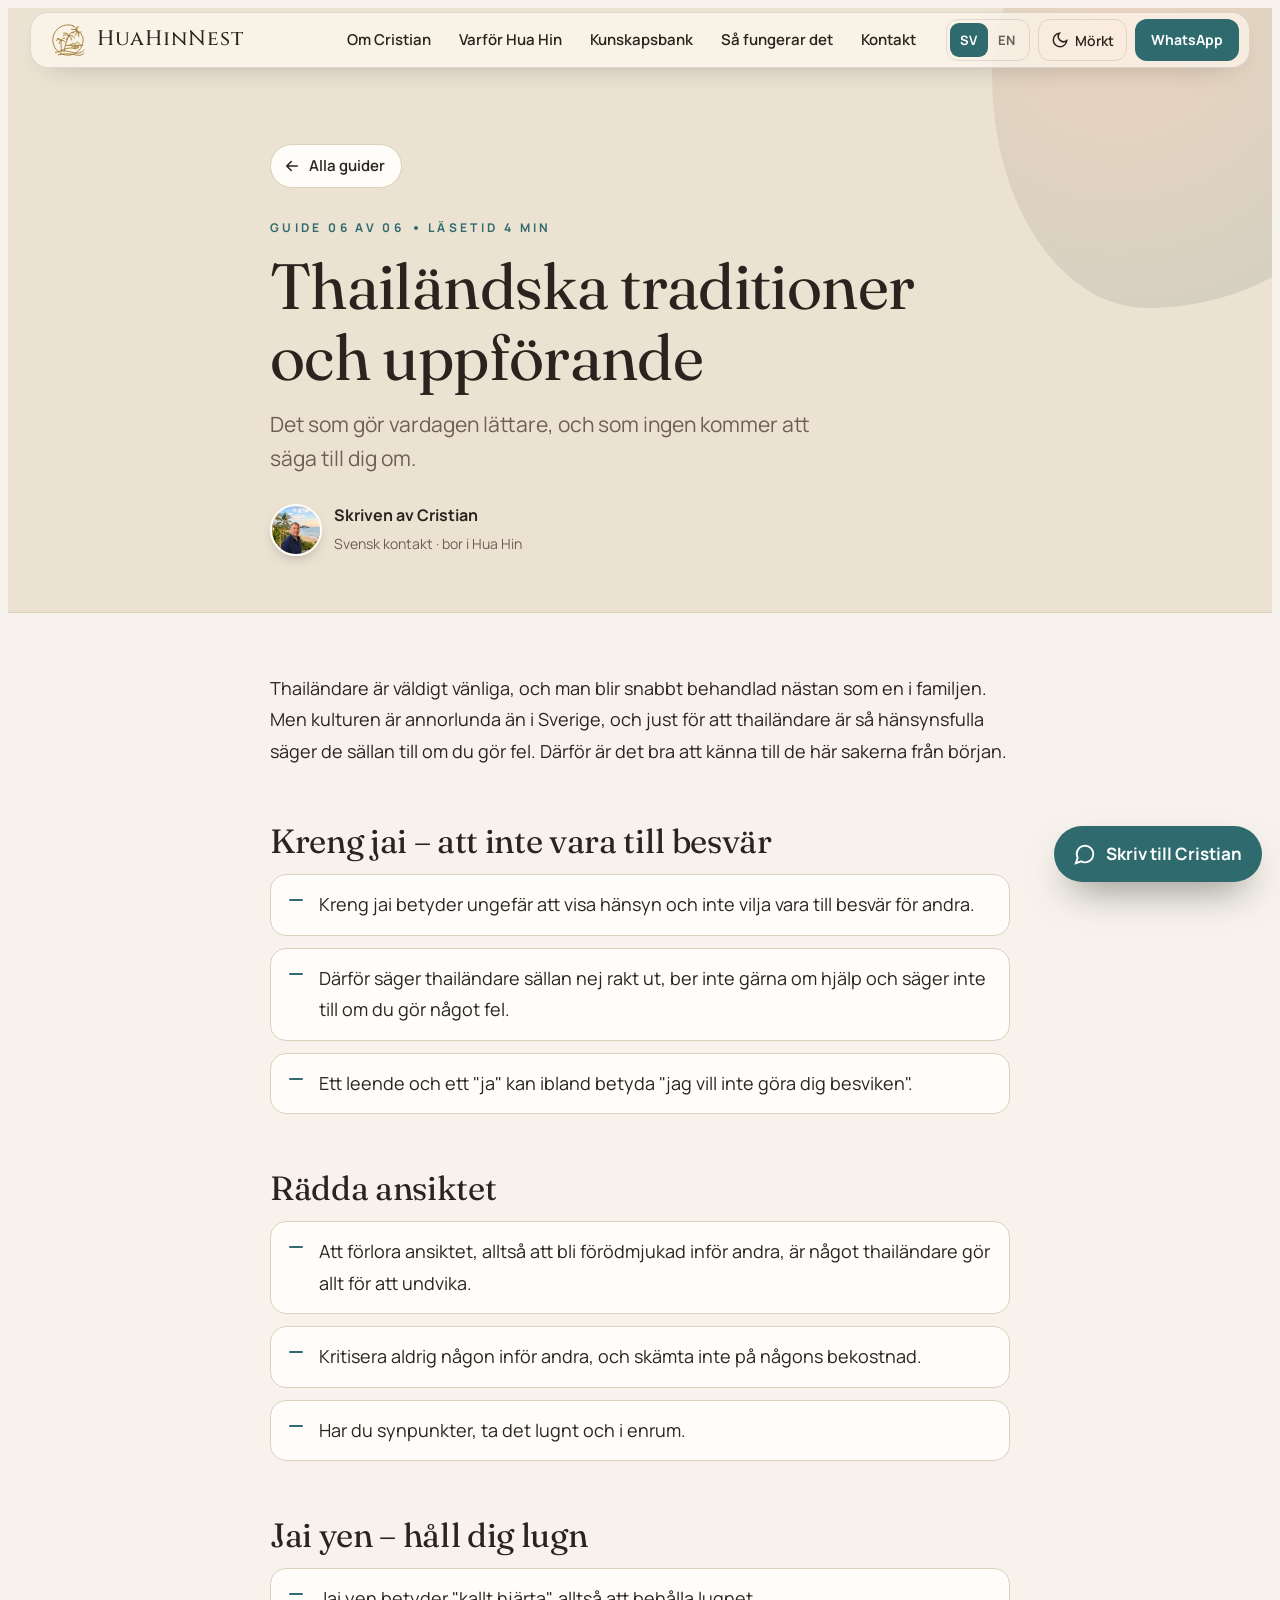
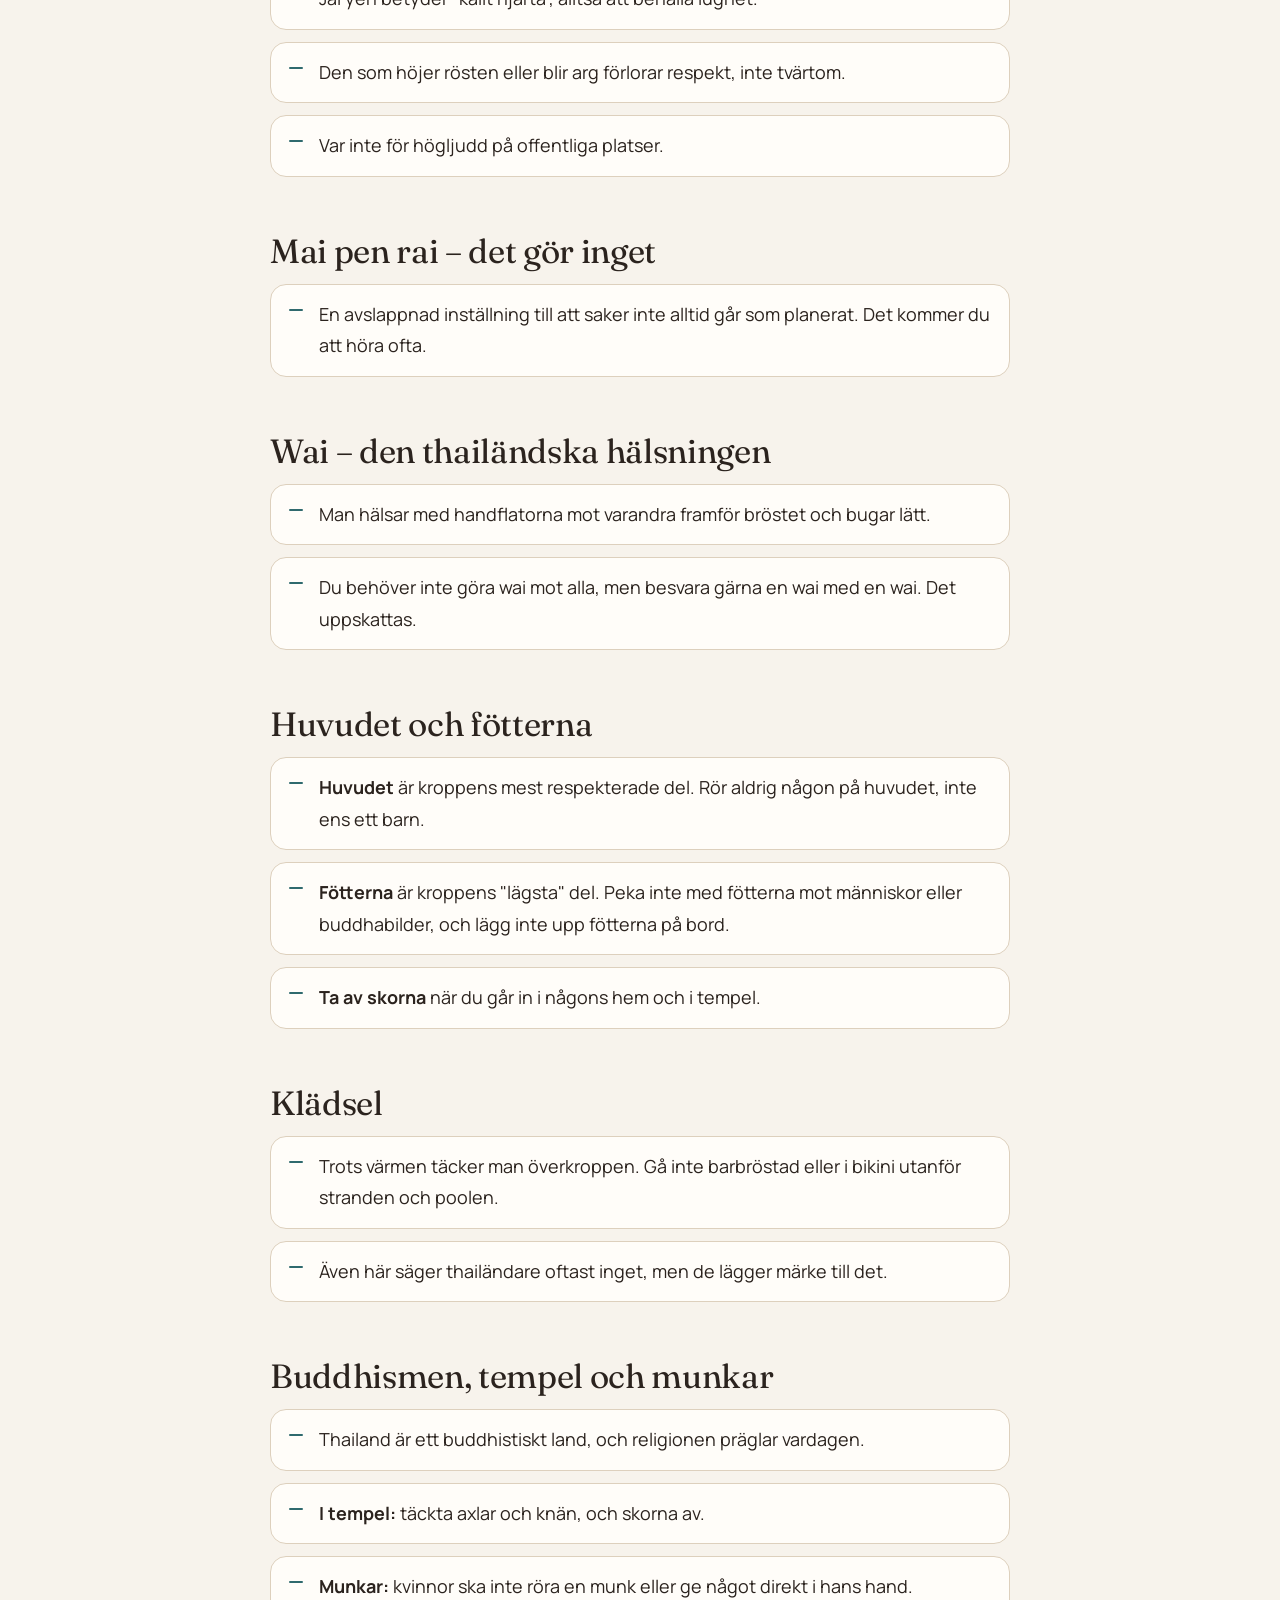
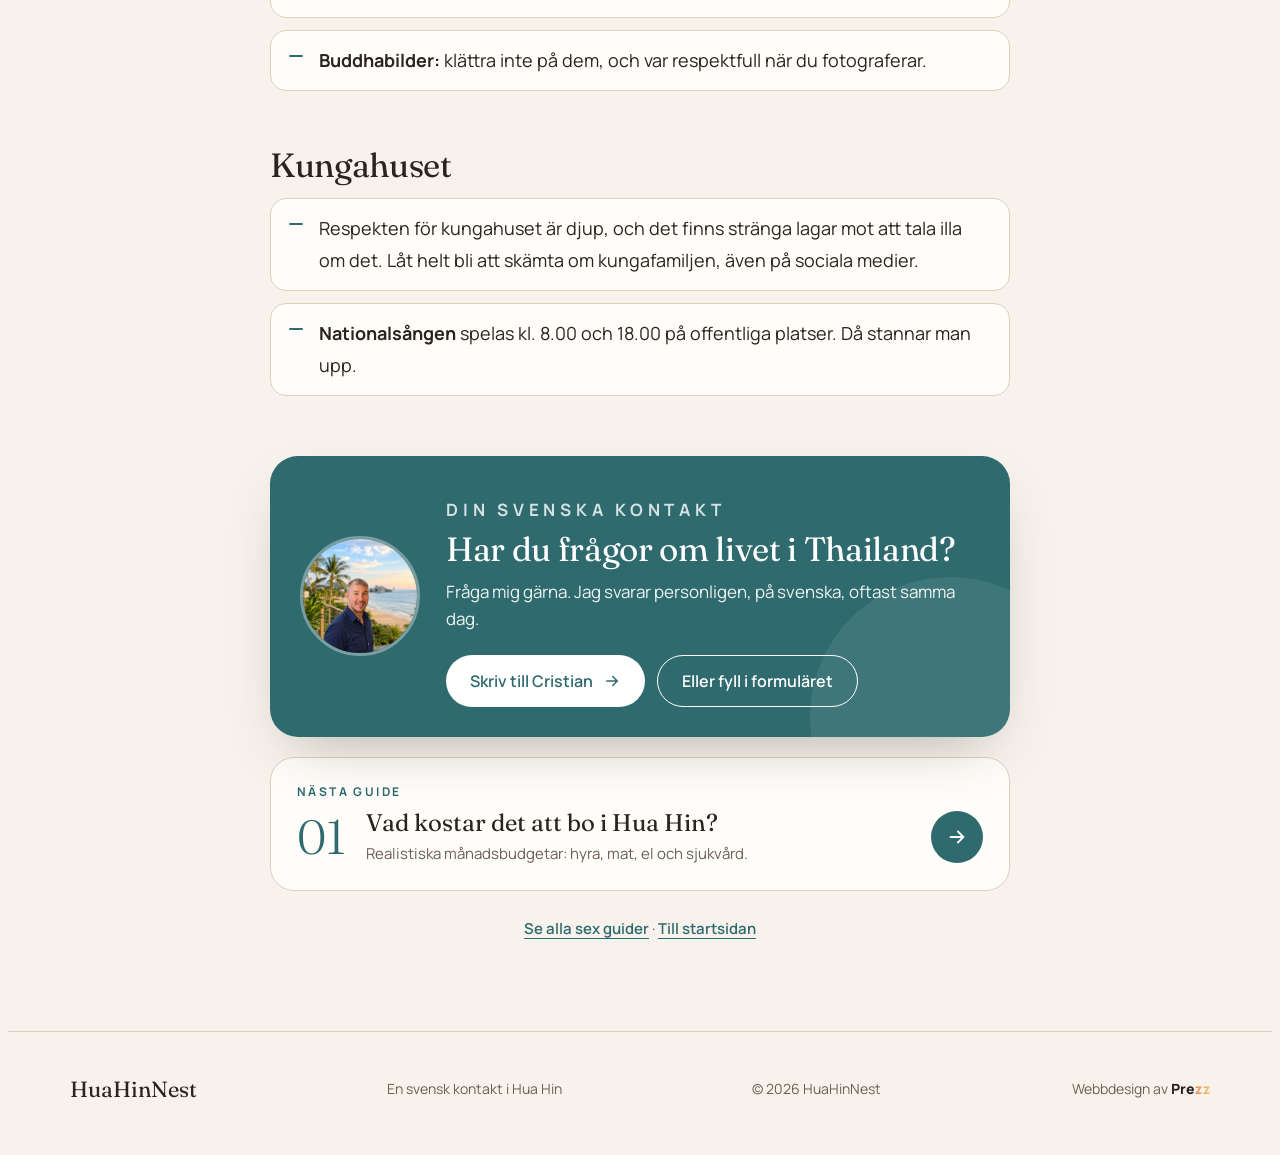
<file: kunskapsbank/traditioner-och-uppforande/index.html>
<!doctype html>
<html lang="sv">
<head>
<meta charset="utf-8">
<meta name="viewport" content="width=device-width, initial-scale=1, viewport-fit=cover">
<title>Thailändska traditioner och uppförande | HuaHinNest</title>
<meta name="description" content="Kreng jai, att rädda ansiktet, wai, tempel, kungahuset och vad du ska tänka på. Thailändsk kultur förklarad på svenska av en svensk i Hua Hin.">
<meta property="og:title" content="Thailändska traditioner och uppförande">
<meta property="og:description" content="Kreng jai, att rädda ansiktet, wai, tempel, kungahuset och vad du ska tänka på. Thailändsk kultur förklarad på svenska av en svensk i Hua Hin.">
<meta property="og:type" content="article">
<meta property="og:url" content="https://huahinnest.onrender.com/kunskapsbank/traditioner-och-uppforande/">
<meta property="og:image" content="https://huahinnest.onrender.com/img/hero-horse-beach.jpg">
<link rel="canonical" href="https://huahinnest.onrender.com/kunskapsbank/traditioner-och-uppforande/">
<link rel="icon" href="/img/logo-emblem.svg" type="image/svg+xml">
<link rel="preconnect" href="https://fonts.googleapis.com">
<link rel="preconnect" href="https://fonts.gstatic.com" crossorigin>
<link rel="stylesheet" href="https://fonts.googleapis.com/css2?family=Fraunces:ital,opsz,wght@0,9..144,300;0,9..144,400;0,9..144,600;1,9..144,300&family=Manrope:wght@400;500;600;700&family=Cinzel:wght@500&display=swap">
<style>
:root{
  --bg:#f7f3ec; --sand:#ece2d2; --card:#fffdf9; --ink:#2b231e; --muted:#6c5f55; --line:#ddd0bd;
  --accent:#2f6a6e; --accent-ink:#ffffff; --sun:#e98b5e; --glass:rgba(255,252,247,.62); --glass-line:rgba(43,35,30,.12);
  --shadow:0 24px 60px -24px rgba(43,35,30,.35);
  --mask-filter:none;
  --display:"Fraunces", Georgia, "Times New Roman", serif;
  --body:"Manrope", system-ui, -apple-system, "Segoe UI", sans-serif;
  --hh:72px;
}
@media (prefers-color-scheme: dark){:root:not([data-theme="light"]){
  --bg:#13100e; --sand:#1d1814; --card:#1b1714; --ink:#f3ebe0; --muted:#b5a696; --line:#3a312a;
  --accent:#7cc4bf; --accent-ink:#0f2526; --sun:#f0a07a; --glass:rgba(24,20,17,.6); --glass-line:rgba(243,235,224,.12);
  --shadow:0 24px 60px -24px rgba(0,0,0,.7); --mask-filter:brightness(1.35) saturate(1.15); color-scheme:dark;}}
:root[data-theme="dark"]{
  --bg:#13100e; --sand:#1d1814; --card:#1b1714; --ink:#f3ebe0; --muted:#b5a696; --line:#3a312a;
  --accent:#7cc4bf; --accent-ink:#0f2526; --sun:#f0a07a; --glass:rgba(24,20,17,.6); --glass-line:rgba(243,235,224,.12);
  --shadow:0 24px 60px -24px rgba(0,0,0,.7); --mask-filter:brightness(1.35) saturate(1.15); color-scheme:dark;}

*,*::before,*::after{box-sizing:border-box}
html{scroll-behavior:smooth}
body{background:var(--bg);color:var(--ink);font-family:var(--body);font-size:17px;line-height:1.6;-webkit-font-smoothing:antialiased;overflow-x:hidden;transition:background .4s,color .4s}
body::before{content:"";position:fixed;inset:0 0 auto;height:env(safe-area-inset-top,0px);z-index:60;background:var(--glass)}
h1,h2,h3{font-family:var(--display);font-weight:400;line-height:1.1;margin:0;text-wrap:balance;letter-spacing:-.01em}
p{margin:0}
a{color:inherit}
:focus-visible{outline:3px solid var(--accent);outline-offset:3px;border-radius:6px}
.wrap{max-width:1180px;margin:0 auto;padding-left:max(20px,env(safe-area-inset-left,0px));padding-right:max(20px,env(safe-area-inset-right,0px))}
.eyebrow{font-size:12px;font-weight:700;letter-spacing:.28em;text-transform:uppercase;color:var(--accent)}
.btn{display:inline-flex;align-items:center;gap:10px;min-height:52px;padding:0 26px;border-radius:999px;font:600 16px/1 var(--body);text-decoration:none;border:0;cursor:pointer;transition:transform .25s,box-shadow .25s,background .25s}
.btn:hover{transform:translateY(-2px)}
.btn:active{transform:translateY(0) scale(.98)}
.btn-primary{background:var(--accent);color:var(--accent-ink);box-shadow:0 12px 30px -12px var(--accent)}
.btn-ghost{background:transparent;color:inherit;border:1.5px solid currentColor}
.btn svg{width:18px;height:18px;transition:transform .25s}
.btn:hover svg{transform:translateX(4px)}

/* Header */
.hdr{position:fixed;top:env(safe-area-inset-top,0px);left:0;right:0;z-index:50;padding-left:max(14px,env(safe-area-inset-left,0px));padding-right:max(14px,env(safe-area-inset-right,0px));padding-block:12px}
.hdr-in{max-width:1220px;margin:0 auto;height:56px;display:flex;align-items:center;gap:18px;padding:0 10px 0 18px;border-radius:18px;background:var(--glass);border:1px solid var(--glass-line);backdrop-filter:blur(18px) saturate(1.4);-webkit-backdrop-filter:blur(18px) saturate(1.4);box-shadow:0 10px 30px -20px rgba(0,0,0,.45)}
.brand{display:flex;align-items:center;gap:10px;text-decoration:none;font-family:"Cinzel",var(--display);font-weight:500;font-size:21px;letter-spacing:.05em;white-space:nowrap;color:var(--ink)}
.brand .emblem{width:38px;height:38px;flex:0 0 38px;color:var(--gold)}
.brand .emblem path{stroke-dasharray:100;stroke-dashoffset:100;animation:draw 1.6s calc(.2s + var(--i)*.09s) cubic-bezier(.6,0,.2,1) forwards}
.brand .emblem .moon{opacity:0;animation:fadein .8s 1.4s forwards}
@keyframes fadein{to{opacity:1}}
:root{--gold:#a07a34}
@media (prefers-color-scheme: dark){:root:not([data-theme="light"]){--gold:#d9b56c}}
:root[data-theme="dark"]{--gold:#d9b56c}
@keyframes draw{to{stroke-dashoffset:0}}
.nav{display:flex;gap:4px;margin-left:auto}
.nav a{white-space:nowrap;font-size:15px;font-weight:600;text-decoration:none;padding:9px 12px;border-radius:10px;transition:background .2s}
.nav a:hover{background:var(--glass-line)}
.hdr-tools{display:flex;gap:8px;align-items:center}
.icon-btn{height:42px;min-width:42px;padding:0 12px;display:inline-flex;align-items:center;justify-content:center;gap:6px;border-radius:12px;border:1px solid var(--glass-line);background:transparent;color:inherit;font:600 14px var(--body);cursor:pointer}
.icon-btn svg{width:18px;height:18px}
.wa-btn{height:42px;padding:0 16px;border-radius:12px;background:var(--accent);color:var(--accent-ink);font-weight:700;font-size:14px;text-decoration:none;display:inline-flex;align-items:center}
.menu-btn{display:none}
.progress{position:absolute;left:24px;right:24px;bottom:10px;height:2px;border-radius:2px;overflow:hidden;pointer-events:none}
.progress i{display:block;height:100%;width:100%;background:var(--accent);transform-origin:left;transform:scaleX(0)}
.mnav{display:none}
@media (max-width:1160px){
  .nav{display:none}.menu-btn{display:inline-flex}.wa-btn{display:none}.hdr-tools{margin-left:auto}
  .mnav{position:absolute;top:76px;left:max(14px,env(safe-area-inset-left,0px));right:max(14px,env(safe-area-inset-right,0px));flex-direction:column;padding:10px;border-radius:18px;background:var(--glass);border:1px solid var(--glass-line);backdrop-filter:blur(18px);-webkit-backdrop-filter:blur(18px)}
  .mnav.open{display:flex}
  .mnav a{padding:14px 12px;font-size:18px;font-weight:600;text-decoration:none;border-bottom:1px solid var(--glass-line)}
  .mnav a:last-child{border:0;color:var(--accent)}
}
.sr{position:absolute;width:1px;height:1px;overflow:hidden;clip:rect(0 0 0 0);white-space:nowrap}
@media (max-width:420px){
  .hdr{padding-left:max(10px,env(safe-area-inset-left,0px));padding-right:max(10px,env(safe-area-inset-right,0px))}
  .hdr-in{gap:8px;padding:0 8px 0 12px}
  .brand{font-size:17px;gap:7px;letter-spacing:.03em}.brand .emblem{width:32px;height:32px;flex-basis:32px}
  #themeLabel{position:absolute;width:1px;height:1px;overflow:hidden;clip:rect(0 0 0 0)}
  #theme{width:44px;height:44px;padding:0}
  .menu-btn{height:44px;padding:0 12px}
  .hdr-tools{gap:6px}
}


.fab{position:fixed;right:calc(18px + env(safe-area-inset-right,0px));bottom:calc(18px + env(safe-area-inset-bottom,0px));z-index:40;display:inline-flex;align-items:center;gap:10px;height:56px;padding:0 20px;border-radius:999px;background:var(--accent);color:var(--accent-ink);font-weight:700;text-decoration:none;box-shadow:0 18px 40px -16px rgba(0,0,0,.6);transition:transform .25s}
.fab:hover{transform:translateY(-3px)}
.fab{transition:transform .35s,opacity .35s}
.fab.hide{opacity:0;transform:translateY(24px) scale(.9);pointer-events:none}
.fab svg{width:22px;height:22px}
@media (max-width:600px){.fab span{display:none}.fab{width:56px;padding:0;justify-content:center}}

/* Guidesida */
.ghero{background:var(--sand);padding-top:calc(var(--hh) + 64px + env(safe-area-inset-top,0px));padding-bottom:56px;border-bottom:1px solid var(--line);position:relative;overflow:hidden}
.ghero::after{content:"";position:absolute;width:420px;height:420px;right:-140px;top:-120px;border-radius:42% 58% 63% 37%/45% 38% 62% 55%;background:radial-gradient(circle at 30% 30%,var(--sun),var(--accent));opacity:.16;pointer-events:none;animation:morph 16s ease-in-out infinite}
@keyframes morph{50%{border-radius:61% 39% 35% 65%/58% 62% 38% 42%;transform:rotate(30deg)}}
.gwrap{max-width:780px}
.crumb{display:inline-flex;align-items:center;gap:8px;min-height:44px;padding:0 16px 0 12px;border-radius:999px;border:1px solid var(--line);background:var(--card);font-size:15px;font-weight:600;text-decoration:none;transition:transform .25s,border-color .25s}
.crumb:hover{transform:translateX(-3px);border-color:var(--accent)}
.crumb svg{width:18px;height:18px}
.ghero .eyebrow{margin-top:30px;display:flex;align-items:center;gap:10px;flex-wrap:wrap}
.ghero .eyebrow i{width:4px;height:4px;border-radius:50%;background:currentColor}
.ghero h1{font-size:clamp(2.3rem,6vw,4rem);margin-top:14px;max-width:18ch}
.ghero .sub{margin-top:16px;font-size:clamp(18px,2.2vw,21px);color:var(--muted);max-width:36rem}
.byline{display:flex;align-items:center;gap:12px;margin-top:28px}
.byline img{width:52px;height:52px;border-radius:50%;object-fit:cover;object-position:35% 25%;border:2px solid var(--card);box-shadow:0 6px 16px -8px rgba(0,0,0,.4)}
.byline b{display:block;font-size:16px}
.byline span{font-size:14px;color:var(--muted)}
.gbody{padding-top:44px;padding-bottom:20px;font-size:18px;line-height:1.75}
.gbody p{margin-top:16px}
.gbody h2{font-size:clamp(1.6rem,3.6vw,2.1rem);margin-top:52px;padding-top:4px;scroll-margin-top:110px}
.gbody h2+p,.gbody h2+ul{margin-top:14px}
.gbody strong{font-weight:700}
.gbody a{color:var(--accent);text-decoration:underline;text-underline-offset:4px;text-decoration-thickness:1.5px}
.gbody ul{list-style:none;padding:0;margin:16px 0 0;display:grid;gap:12px}
.gbody li{position:relative;padding:14px 18px 14px 48px;border-radius:16px;background:var(--card);border:1px solid var(--line)}
.gbody li::before{content:"";position:absolute;left:18px;top:24px;width:14px;height:2px;border-radius:2px;background:var(--accent)}
.gbody .updated{margin-top:44px;padding:14px 18px;border-radius:14px;background:var(--sand);font-size:15px;color:var(--muted)}
.gbody table{width:100%;border-collapse:collapse;margin-top:16px;font-size:16px}
.gbody th,.gbody td{text-align:left;padding:10px 12px;border-bottom:1px solid var(--line)}
.gend{padding-top:40px;padding-bottom:90px;display:grid;gap:20px}
.lead{display:grid;grid-template-columns:120px minmax(0,1fr);gap:26px;align-items:center;padding:30px;border-radius:28px;background:var(--accent);color:var(--accent-ink);box-shadow:var(--shadow);position:relative;overflow:hidden;isolation:isolate}
.lead::before{content:"";position:absolute;inset:auto -80px -120px auto;width:280px;height:280px;border-radius:50%;background:rgba(255,255,255,.08);z-index:-1}
.lead img{width:120px;height:120px;border-radius:50%;object-fit:cover;object-position:35% 25%;border:3px solid rgba(255,255,255,.35)}
.lead .eyebrow{color:inherit;opacity:.8}
.lead h2{font-size:clamp(1.6rem,3.4vw,2.1rem);margin-top:8px}
.lead p{margin-top:10px;font-size:17px;opacity:.92}
.lead .ctas{display:flex;flex-wrap:wrap;gap:12px;margin-top:22px}
.btn-light{background:var(--accent-ink);color:var(--accent)}
.btn-line{border:1.5px solid currentColor;color:inherit;background:transparent}
.next{display:grid;grid-template-columns:auto minmax(0,1fr) auto;grid-template-rows:auto auto;column-gap:20px;align-items:center;padding:24px 26px;border-radius:24px;background:var(--card);border:1px solid var(--line);text-decoration:none;transition:transform .3s cubic-bezier(.2,.8,.2,1),border-color .3s,box-shadow .3s}
.next:hover{transform:translateY(-4px);border-color:var(--accent);box-shadow:var(--shadow)}
.next-k{grid-column:1/-1;font-size:12px;font-weight:700;letter-spacing:.2em;text-transform:uppercase;color:var(--accent);margin-bottom:8px}
.next-n{font-family:var(--display);font-size:48px;font-weight:300;line-height:1;color:var(--accent)}
.next-t b{display:block;font-family:var(--display);font-weight:400;font-size:24px;line-height:1.2}
.next-t small{display:block;margin-top:4px;font-size:15px;color:var(--muted)}
.next-a{width:52px;height:52px;border-radius:50%;display:grid;place-items:center;background:var(--accent);color:var(--accent-ink);transition:transform .3s}
.next:hover .next-a{transform:translateX(4px)}
.next-a svg{width:22px;height:22px}
.allg{text-align:center;font-size:15px;color:var(--muted);margin-top:6px}
.allg a{color:var(--accent);font-weight:600;text-underline-offset:4px}
footer{padding-block:40px;font-size:14px;color:var(--muted);border-top:1px solid var(--line)}
footer .wrap{display:flex;flex-wrap:wrap;gap:16px;justify-content:space-between;align-items:center}
footer b{font-family:var(--display);font-size:22px;font-weight:400;color:var(--ink)}
.btn{display:inline-flex;align-items:center;gap:10px;min-height:52px;padding:0 24px;border-radius:999px;font:600 16px/1 var(--body);text-decoration:none;cursor:pointer;transition:transform .25s}
.btn:hover{transform:translateY(-2px)}
.btn svg{width:18px;height:18px}
.js .rv{opacity:.12;transform:translateY(30px);transition:opacity 1s cubic-bezier(.2,.8,.2,1),transform 1s cubic-bezier(.2,.8,.2,1)}
.js .rv.in{opacity:1;transform:none}
.js .next.rv.in:hover{transform:translateY(-4px);transition-duration:.3s}
@media (max-width:600px){
  .ghero{padding-bottom:40px}
  .gbody{font-size:17px}
  .gbody li{padding:12px 14px 12px 40px}.gbody li::before{left:14px;top:22px;width:12px}
  .lead{grid-template-columns:1fr;gap:16px;padding:24px}
  .lead img{width:84px;height:84px}
  .lead .btn{width:100%;justify-content:center}
  .next{grid-template-columns:auto minmax(0,1fr);padding:20px}
  .next-a{display:none}.next-n{font-size:40px}.next-t b{font-size:21px}
  footer{padding-bottom:calc(90px + env(safe-area-inset-bottom,0px))}
}
@media (prefers-reduced-motion: reduce){
  *,*::before,*::after{animation:none!important;transition:none!important}
  .brand .emblem path{stroke-dashoffset:0}.brand .emblem .moon{opacity:1}
  .js .rv{opacity:1;transform:none}
}

/* Signatur: Prezz med skimrande zz */
.prezz{font-weight:800;letter-spacing:.02em;color:var(--ink)}
.prezz .zz{background:linear-gradient(90deg,#e98b5e,#f2c46d,#2f9a96,#e98b5e);background-size:300% 100%;-webkit-background-clip:text;background-clip:text;color:transparent;animation:prezz 4s linear infinite}
@keyframes prezz{to{background-position:300% 0}}
/* Språkval */
.lang{display:inline-flex;align-items:center;height:42px;padding:3px;border-radius:12px;border:1px solid var(--glass-line)}
.lang a{min-width:38px;height:34px;display:inline-flex;align-items:center;justify-content:center;padding:0 8px;border-radius:9px;font:700 13px var(--body);letter-spacing:.06em;text-decoration:none;color:inherit;opacity:.7;transition:background .2s,opacity .2s}
.lang a:hover{opacity:1;background:var(--glass-line)}
.lang a[aria-current]{opacity:1;background:var(--accent);color:var(--accent-ink)}
.mlang{display:none}
@media (max-width:420px){.hdr-tools .lang{display:none}.mlang{display:flex;gap:8px;padding:6px 4px 12px;border-bottom:1px solid var(--glass-line)}.mlang a{flex:1;border:1px solid var(--glass-line);border-radius:12px;padding:12px;text-align:center;font-size:16px!important;border-bottom:1px solid var(--glass-line)!important}.mlang a[aria-current]{background:var(--accent);color:var(--accent-ink)!important;border-color:transparent}}
</style>
<script>try{var t=localStorage.getItem('hhn-theme');if(t)document.documentElement.dataset.theme=t}catch(e){}</script>
</head>
<body>
<header class="hdr">
  <div class="hdr-in">
    <a class="brand" href="/" aria-label="HuaHinNest, till startsidan">
      <svg class="emblem" viewBox="0 0 100 100" fill="none" stroke="currentColor" stroke-width="2.4" stroke-linecap="round" stroke-linejoin="round" aria-hidden="true"><path pathLength="100" style="--i:0" d="M88.6 39.6A40 40 0 1 1 63.7 12.4"/><path pathLength="100" style="--i:1" d="M68 22h-9M68.5 16.5l-6.5-3.5M69 27.5l-7 4M72.5 31.5l-3.5 6.5M78 33v7.5M83.5 32l3 6"/><path pathLength="100" style="--i:2" d="M44 64h44M60 68h18M66 71.5h8"/><path pathLength="100" style="--i:3" d="M54 64l9-5 4 2 8-5.5 9 8.5"/><path pathLength="100" style="--i:4" d="M40 79c2-14 6-29 13-40"/><path pathLength="100" style="--i:5" d="M53 39c-5-4-12-4-16 0M53 39c-3-6-9-9-15-7M53 39c1-6 6-10 12-10M53 39c5-2 11 0 14 5M53 39c4 2 6 6 6 11M53 39c-4 2-7 6-7 10"/><path pathLength="100" style="--i:6" d="M33 79c-1-10-2-20-1-28"/><path pathLength="100" style="--i:7" d="M32 51c-4-3-9-3-12 0M32 51c-2-4-7-6-11-4M32 51c1-4 5-7 9-6M32 51c4-1 8 1 10 4M32 51c-3 2-5 5-5 8"/><path pathLength="100" style="--i:8" d="M30 79c12-6 26-11 39-6"/><path pathLength="100" style="--i:9" d="M69 73c-4-4 1-11 7-7 3 3 0 7-3 5"/><path pathLength="100" style="--i:10" d="M17 83c15-7 31-4 46 0s24 0 30-7"/><path pathLength="100" style="--i:11" d="M24 89c16-4 31-3 45 0s20-1 23-4"/><path class="moon" d="M80.5 14.5a9 9 0 1 0 6.2 11.6 7 7 0 1 1-6.2-11.6z" fill="currentColor" stroke="none"/></svg>
      <span>HuaHinNest</span>
    </a>
    <nav class="nav" aria-label="Huvudmeny">
      <a href="/#om">Om Cristian</a><a href="/#varfor">Varför Hua Hin</a><a href="/#kunskapsbank" aria-current="true">Kunskapsbank</a><a href="/#process">Så fungerar det</a><a href="/#kontakt">Kontakt</a>
    </nav>
    <div class="hdr-tools">
      <nav class="lang" aria-label="Språk"><a href="/kunskapsbank/traditioner-och-uppforande/" lang="sv" hreflang="sv" aria-current="page">SV</a><a href="/en/" lang="en" hreflang="en">EN</a></nav>
      <button class="icon-btn" id="theme" type="button" aria-label="Byt mellan ljust och mörkt läge"><svg viewBox="0 0 24 24" fill="none" stroke="currentColor" stroke-width="2" stroke-linecap="round" aria-hidden="true"><path d="M21 12.8A9 9 0 1 1 11.2 3a7 7 0 0 0 9.8 9.8z"/></svg><span id="themeLabel">Mörkt</span></button>
      <a class="wa-btn" href="https://wa.me/66839402162" target="_blank" rel="noopener">WhatsApp</a>
      <button class="icon-btn menu-btn" id="menuBtn" type="button" aria-expanded="false" aria-controls="mnav"><svg viewBox="0 0 24 24" fill="none" stroke="currentColor" stroke-width="2" stroke-linecap="round" aria-hidden="true"><path d="M4 7h16M4 12h16M4 17h16"/></svg> Meny</button>
    </div>
    <div class="progress" aria-hidden="true"><i id="bar"></i></div>
  </div>
  <nav class="mnav" id="mnav" aria-label="Mobilmeny">
    <div class="mlang" aria-label="Språk"><a href="/kunskapsbank/traditioner-och-uppforande/" lang="sv" hreflang="sv" aria-current="page">Svenska</a><a href="/en/" lang="en" hreflang="en">English</a></div><a href="/">Startsidan</a><a href="/#om">Om Cristian</a><a href="/#varfor">Varför Hua Hin</a><a href="/#kunskapsbank">Kunskapsbank</a><a href="/#process">Så fungerar det</a><a href="/#kontakt">Kontakt</a><a href="https://wa.me/66839402162" target="_blank" rel="noopener">Skriv på WhatsApp</a>
  </nav>
</header>

<main>
  <section class="ghero">
    <div class="wrap gwrap">
      <a class="crumb" href="/#kunskapsbank"><svg viewBox="0 0 24 24" fill="none" stroke="currentColor" stroke-width="2" stroke-linecap="round" aria-hidden="true"><path d="M19 12H5m6 6-6-6 6-6"/></svg>Alla guider</a>
      <p class="eyebrow">Guide 06 av 06 <i></i> Läsetid 4 min</p>
      <h1>Thailändska traditioner och uppförande</h1>
      <p class="sub">Det som gör vardagen lättare, och som ingen kommer att säga till dig om.</p>
      <div class="byline"><img src="/img/cristian-portrait.jpg" alt=""><div><b>Skriven av Cristian</b><span>Svensk kontakt · bor i Hua Hin</span></div></div>
    </div>
  </section>

  <article class="wrap gwrap gbody">

      <p>
        Thailändare är väldigt vänliga, och man blir snabbt behandlad nästan som en i familjen. Men kulturen
        är annorlunda än i Sverige, och just för att thailändare är så hänsynsfulla säger de sällan till om
        du gör fel. Därför är det bra att känna till de här sakerna från början.
      </p>

      <h2>Kreng jai – att inte vara till besvär</h2>
      <ul class="living-list">
        <li><span>Kreng jai betyder ungefär att visa hänsyn och inte vilja vara till besvär för andra.</span></li>
        <li><span>Därför säger thailändare sällan nej rakt ut, ber inte gärna om hjälp och säger inte till om du gör något fel.</span></li>
        <li><span>Ett leende och ett "ja" kan ibland betyda "jag vill inte göra dig besviken".</span></li>
      </ul>

      <h2>Rädda ansiktet</h2>
      <ul class="living-list">
        <li><span>Att förlora ansiktet, alltså att bli förödmjukad inför andra, är något thailändare gör allt för att undvika.</span></li>
        <li><span>Kritisera aldrig någon inför andra, och skämta inte på någons bekostnad.</span></li>
        <li><span>Har du synpunkter, ta det lugnt och i enrum.</span></li>
      </ul>

      <h2>Jai yen – håll dig lugn</h2>
      <ul class="living-list">
        <li><span>Jai yen betyder "kallt hjärta", alltså att behålla lugnet.</span></li>
        <li><span>Den som höjer rösten eller blir arg förlorar respekt, inte tvärtom.</span></li>
        <li><span>Var inte för högljudd på offentliga platser.</span></li>
      </ul>

      <h2>Mai pen rai – det gör inget</h2>
      <ul class="living-list">
        <li><span>En avslappnad inställning till att saker inte alltid går som planerat. Det kommer du att höra ofta.</span></li>
      </ul>

      <h2>Wai – den thailändska hälsningen</h2>
      <ul class="living-list">
        <li><span>Man hälsar med handflatorna mot varandra framför bröstet och bugar lätt.</span></li>
        <li><span>Du behöver inte göra wai mot alla, men besvara gärna en wai med en wai. Det uppskattas.</span></li>
      </ul>

      <h2>Huvudet och fötterna</h2>
      <ul class="living-list">
        <li><span><strong>Huvudet</strong> är kroppens mest respekterade del. Rör aldrig någon på huvudet, inte ens ett barn.</span></li>
        <li><span><strong>Fötterna</strong> är kroppens "lägsta" del. Peka inte med fötterna mot människor eller buddhabilder, och lägg inte upp fötterna på bord.</span></li>
        <li><span><strong>Ta av skorna</strong> när du går in i någons hem och i tempel.</span></li>
      </ul>

      <h2>Klädsel</h2>
      <ul class="living-list">
        <li><span>Trots värmen täcker man överkroppen. Gå inte barbröstad eller i bikini utanför stranden och poolen.</span></li>
        <li><span>Även här säger thailändare oftast inget, men de lägger märke till det.</span></li>
      </ul>

      <h2>Buddhismen, tempel och munkar</h2>
      <ul class="living-list">
        <li><span>Thailand är ett buddhistiskt land, och religionen präglar vardagen.</span></li>
        <li><span><strong>I tempel:</strong> täckta axlar och knän, och skorna av.</span></li>
        <li><span><strong>Munkar:</strong> kvinnor ska inte röra en munk eller ge något direkt i hans hand.</span></li>
        <li><span><strong>Buddhabilder:</strong> klättra inte på dem, och var respektfull när du fotograferar.</span></li>
      </ul>

      <h2>Kungahuset</h2>
      <ul class="living-list">
        <li><span>Respekten för kungahuset är djup, och det finns stränga lagar mot att tala illa om det. Låt helt bli att skämta om kungafamiljen, även på sociala medier.</span></li>
        <li><span><strong>Nationalsången</strong> spelas kl. 8.00 och 18.00 på offentliga platser. Då stannar man upp.</span></li>
      </ul>
  </article>

  <section class="wrap gwrap gend">
    <aside class="lead rv" aria-labelledby="leadh">
      <img src="/img/cristian-portrait.jpg" alt="Cristian">
      <div>
        <p class="eyebrow">Din svenska kontakt</p>
        <h2 id="leadh">Har du frågor om livet i Thailand?</h2>
        <p>Fråga mig gärna. Jag svarar personligen, på svenska, oftast samma dag.</p>
        <div class="ctas">
          <a class="btn btn-light" href="https://wa.me/66839402162" target="_blank" rel="noopener">Skriv till Cristian<svg viewBox="0 0 24 24" fill="none" stroke="currentColor" stroke-width="2" stroke-linecap="round" aria-hidden="true"><path d="M5 12h14m-6-6 6 6-6 6"/></svg></a>
          <a class="btn btn-line" href="/#kontakt">Eller fyll i formuläret</a>
        </div>
      </div>
    </aside>

    <a class="next rv" href="/kunskapsbank/vad-kostar-det-att-bo-i-hua-hin/">
      <span class="next-k">Nästa guide</span>
      <span class="next-n">01</span>
      <span class="next-t"><b>Vad kostar det att bo i Hua Hin?</b><small>Realistiska månadsbudgetar: hyra, mat, el och sjukvård.</small></span>
      <span class="next-a" aria-hidden="true"><svg viewBox="0 0 24 24" fill="none" stroke="currentColor" stroke-width="2" stroke-linecap="round"><path d="M5 12h14m-6-6 6 6-6 6"/></svg></span>
    </a>
    <p class="allg"><a href="/#kunskapsbank">Se alla sex guider</a> · <a href="/">Till startsidan</a></p>
  </section>
</main>

<footer>
  <div class="wrap"><b>HuaHinNest</b><span>En svensk kontakt i Hua Hin</span><span>© 2026 HuaHinNest</span><span>Webbdesign av <span class="prezz">Pre<span class="zz">zz</span></span></span></div>
</footer>

<a class="fab" href="https://wa.me/66839402162" target="_blank" rel="noopener" aria-label="Chatta med Cristian på WhatsApp"><svg viewBox="0 0 24 24" fill="none" stroke="currentColor" stroke-width="2" stroke-linecap="round" aria-hidden="true"><path d="M7.9 20A9 9 0 1 0 4 16.1L2 22Z"/></svg><span>Skriv till Cristian</span></a>

<script>
(function(){
  const reduce = matchMedia('(prefers-reduced-motion: reduce)').matches;
  const root = document.documentElement;
  if (!reduce) root.classList.add('js');
  /* Ljust / mörkt läge, samma inställning som startsidan */
  const themeBtn = document.getElementById('theme'), themeLabel = document.getElementById('themeLabel');
  const isDark = () => root.dataset.theme ? root.dataset.theme === 'dark' : matchMedia('(prefers-color-scheme: dark)').matches;
  const sync = () => { themeLabel.textContent = isDark() ? 'Ljust' : 'Mörkt'; };
  sync();
  themeBtn.addEventListener('click', () => { root.dataset.theme = isDark() ? 'light' : 'dark'; sync(); try { localStorage.setItem('hhn-theme', root.dataset.theme); } catch(e){} });
  /* Mobilmeny */
  const menuBtn = document.getElementById('menuBtn'), mnav = document.getElementById('mnav');
  menuBtn.addEventListener('click', () => { const o = mnav.classList.toggle('open'); menuBtn.setAttribute('aria-expanded', o); });
  /* Läsprogress i headern */
  const bar = document.getElementById('bar');
  const upd = () => { const h = document.documentElement.scrollHeight - innerHeight; bar.style.transform = 'scaleX(' + (h > 0 ? scrollY / h : 0).toFixed(3) + ')'; };
  addEventListener('scroll', upd, { passive: true }); upd();
  /* Scroll reveal */
  if (!reduce && 'IntersectionObserver' in window) {
    const io = new IntersectionObserver(es => es.forEach(e => { if (e.isIntersecting) { e.target.classList.add('in'); io.unobserve(e.target); } }), { threshold: .2 });
    document.querySelectorAll('.rv').forEach(el => io.observe(el));
    /* Runda knappen göms vid rutan som redan har en WhatsApp-knapp */
    const fab = document.querySelector('.fab'), lead = document.querySelector('.lead');
    new IntersectionObserver(es => es.forEach(e => fab.classList.toggle('hide', e.isIntersecting)), { threshold: .2 }).observe(lead);
  } else document.querySelectorAll('.rv').forEach(el => el.classList.add('in'));
})();

</script>
</body>
</html>
</file>
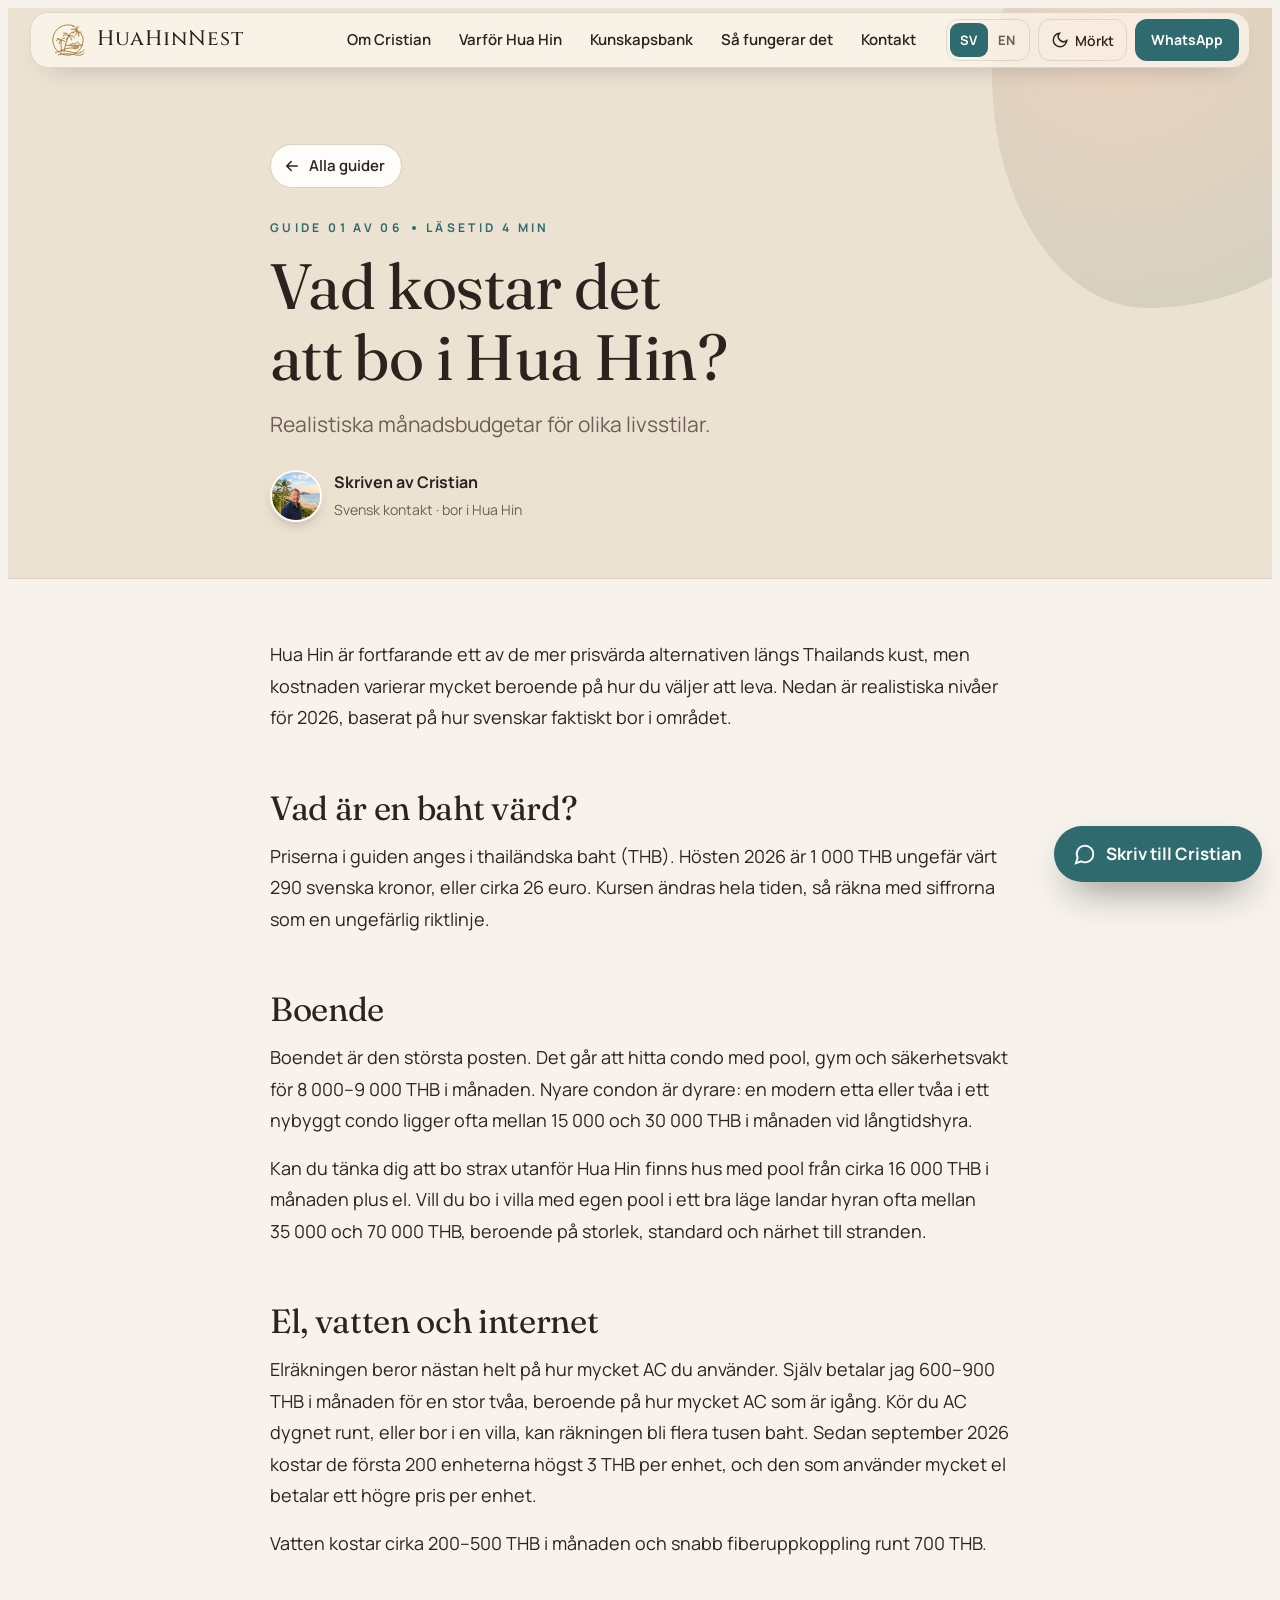
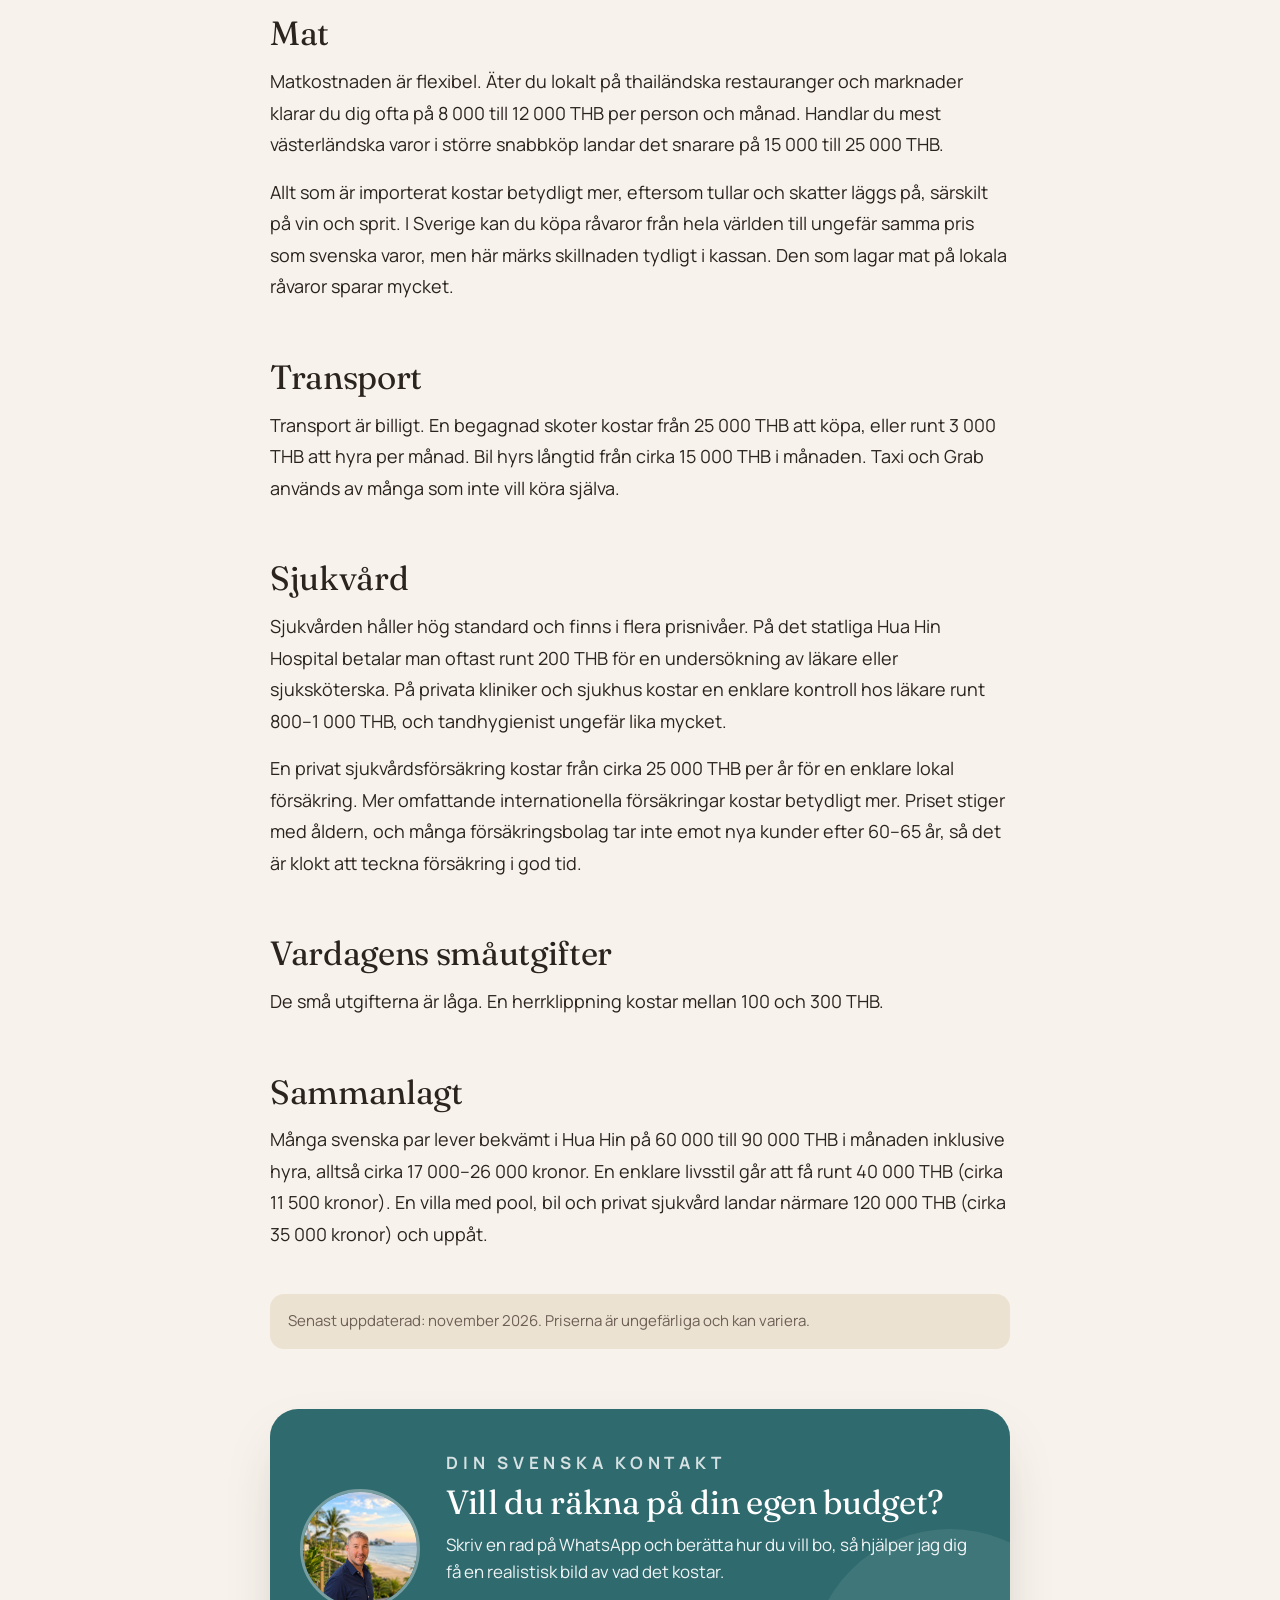
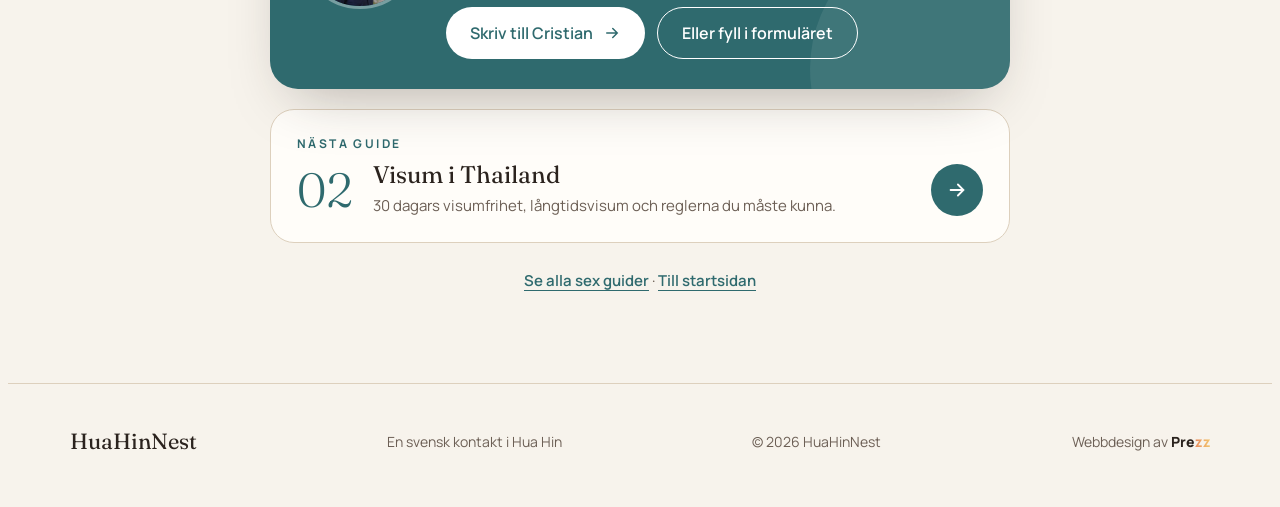
<file: kunskapsbank/vad-kostar-det-att-bo-i-hua-hin/index.html>
<!doctype html>
<html lang="sv">
<head>
<meta charset="utf-8">
<meta name="viewport" content="width=device-width, initial-scale=1, viewport-fit=cover">
<title>Vad kostar det att bo i Hua Hin? | HuaHinNest</title>
<meta name="description" content="Realistiska månadsbudgetar för att bo i Hua Hin 2026: hyra, mat, el, transport och sjukvård. Skrivet på svenska av en svensk på plats.">
<meta property="og:title" content="Vad kostar det att bo i Hua Hin?">
<meta property="og:description" content="Realistiska månadsbudgetar för att bo i Hua Hin 2026: hyra, mat, el, transport och sjukvård. Skrivet på svenska av en svensk på plats.">
<meta property="og:type" content="article">
<meta property="og:url" content="https://huahinnest.onrender.com/kunskapsbank/vad-kostar-det-att-bo-i-hua-hin/">
<meta property="og:image" content="https://huahinnest.onrender.com/img/hero-horse-beach.jpg">
<link rel="canonical" href="https://huahinnest.onrender.com/kunskapsbank/vad-kostar-det-att-bo-i-hua-hin/">
<link rel="icon" href="/img/logo-emblem.svg" type="image/svg+xml">
<link rel="preconnect" href="https://fonts.googleapis.com">
<link rel="preconnect" href="https://fonts.gstatic.com" crossorigin>
<link rel="stylesheet" href="https://fonts.googleapis.com/css2?family=Fraunces:ital,opsz,wght@0,9..144,300;0,9..144,400;0,9..144,600;1,9..144,300&family=Manrope:wght@400;500;600;700&family=Cinzel:wght@500&display=swap">
<style>
:root{
  --bg:#f7f3ec; --sand:#ece2d2; --card:#fffdf9; --ink:#2b231e; --muted:#6c5f55; --line:#ddd0bd;
  --accent:#2f6a6e; --accent-ink:#ffffff; --sun:#e98b5e; --glass:rgba(255,252,247,.62); --glass-line:rgba(43,35,30,.12);
  --shadow:0 24px 60px -24px rgba(43,35,30,.35);
  --mask-filter:none;
  --display:"Fraunces", Georgia, "Times New Roman", serif;
  --body:"Manrope", system-ui, -apple-system, "Segoe UI", sans-serif;
  --hh:72px;
}
@media (prefers-color-scheme: dark){:root:not([data-theme="light"]){
  --bg:#13100e; --sand:#1d1814; --card:#1b1714; --ink:#f3ebe0; --muted:#b5a696; --line:#3a312a;
  --accent:#7cc4bf; --accent-ink:#0f2526; --sun:#f0a07a; --glass:rgba(24,20,17,.6); --glass-line:rgba(243,235,224,.12);
  --shadow:0 24px 60px -24px rgba(0,0,0,.7); --mask-filter:brightness(1.35) saturate(1.15); color-scheme:dark;}}
:root[data-theme="dark"]{
  --bg:#13100e; --sand:#1d1814; --card:#1b1714; --ink:#f3ebe0; --muted:#b5a696; --line:#3a312a;
  --accent:#7cc4bf; --accent-ink:#0f2526; --sun:#f0a07a; --glass:rgba(24,20,17,.6); --glass-line:rgba(243,235,224,.12);
  --shadow:0 24px 60px -24px rgba(0,0,0,.7); --mask-filter:brightness(1.35) saturate(1.15); color-scheme:dark;}

*,*::before,*::after{box-sizing:border-box}
html{scroll-behavior:smooth}
body{background:var(--bg);color:var(--ink);font-family:var(--body);font-size:17px;line-height:1.6;-webkit-font-smoothing:antialiased;overflow-x:hidden;transition:background .4s,color .4s}
body::before{content:"";position:fixed;inset:0 0 auto;height:env(safe-area-inset-top,0px);z-index:60;background:var(--glass)}
h1,h2,h3{font-family:var(--display);font-weight:400;line-height:1.1;margin:0;text-wrap:balance;letter-spacing:-.01em}
p{margin:0}
a{color:inherit}
:focus-visible{outline:3px solid var(--accent);outline-offset:3px;border-radius:6px}
.wrap{max-width:1180px;margin:0 auto;padding-left:max(20px,env(safe-area-inset-left,0px));padding-right:max(20px,env(safe-area-inset-right,0px))}
.eyebrow{font-size:12px;font-weight:700;letter-spacing:.28em;text-transform:uppercase;color:var(--accent)}
.btn{display:inline-flex;align-items:center;gap:10px;min-height:52px;padding:0 26px;border-radius:999px;font:600 16px/1 var(--body);text-decoration:none;border:0;cursor:pointer;transition:transform .25s,box-shadow .25s,background .25s}
.btn:hover{transform:translateY(-2px)}
.btn:active{transform:translateY(0) scale(.98)}
.btn-primary{background:var(--accent);color:var(--accent-ink);box-shadow:0 12px 30px -12px var(--accent)}
.btn-ghost{background:transparent;color:inherit;border:1.5px solid currentColor}
.btn svg{width:18px;height:18px;transition:transform .25s}
.btn:hover svg{transform:translateX(4px)}

/* Header */
.hdr{position:fixed;top:env(safe-area-inset-top,0px);left:0;right:0;z-index:50;padding-left:max(14px,env(safe-area-inset-left,0px));padding-right:max(14px,env(safe-area-inset-right,0px));padding-block:12px}
.hdr-in{max-width:1220px;margin:0 auto;height:56px;display:flex;align-items:center;gap:18px;padding:0 10px 0 18px;border-radius:18px;background:var(--glass);border:1px solid var(--glass-line);backdrop-filter:blur(18px) saturate(1.4);-webkit-backdrop-filter:blur(18px) saturate(1.4);box-shadow:0 10px 30px -20px rgba(0,0,0,.45)}
.brand{display:flex;align-items:center;gap:10px;text-decoration:none;font-family:"Cinzel",var(--display);font-weight:500;font-size:21px;letter-spacing:.05em;white-space:nowrap;color:var(--ink)}
.brand .emblem{width:38px;height:38px;flex:0 0 38px;color:var(--gold)}
.brand .emblem path{stroke-dasharray:100;stroke-dashoffset:100;animation:draw 1.6s calc(.2s + var(--i)*.09s) cubic-bezier(.6,0,.2,1) forwards}
.brand .emblem .moon{opacity:0;animation:fadein .8s 1.4s forwards}
@keyframes fadein{to{opacity:1}}
:root{--gold:#a07a34}
@media (prefers-color-scheme: dark){:root:not([data-theme="light"]){--gold:#d9b56c}}
:root[data-theme="dark"]{--gold:#d9b56c}
@keyframes draw{to{stroke-dashoffset:0}}
.nav{display:flex;gap:4px;margin-left:auto}
.nav a{white-space:nowrap;font-size:15px;font-weight:600;text-decoration:none;padding:9px 12px;border-radius:10px;transition:background .2s}
.nav a:hover{background:var(--glass-line)}
.hdr-tools{display:flex;gap:8px;align-items:center}
.icon-btn{height:42px;min-width:42px;padding:0 12px;display:inline-flex;align-items:center;justify-content:center;gap:6px;border-radius:12px;border:1px solid var(--glass-line);background:transparent;color:inherit;font:600 14px var(--body);cursor:pointer}
.icon-btn svg{width:18px;height:18px}
.wa-btn{height:42px;padding:0 16px;border-radius:12px;background:var(--accent);color:var(--accent-ink);font-weight:700;font-size:14px;text-decoration:none;display:inline-flex;align-items:center}
.menu-btn{display:none}
.progress{position:absolute;left:24px;right:24px;bottom:10px;height:2px;border-radius:2px;overflow:hidden;pointer-events:none}
.progress i{display:block;height:100%;width:100%;background:var(--accent);transform-origin:left;transform:scaleX(0)}
.mnav{display:none}
@media (max-width:1160px){
  .nav{display:none}.menu-btn{display:inline-flex}.wa-btn{display:none}.hdr-tools{margin-left:auto}
  .mnav{position:absolute;top:76px;left:max(14px,env(safe-area-inset-left,0px));right:max(14px,env(safe-area-inset-right,0px));flex-direction:column;padding:10px;border-radius:18px;background:var(--glass);border:1px solid var(--glass-line);backdrop-filter:blur(18px);-webkit-backdrop-filter:blur(18px)}
  .mnav.open{display:flex}
  .mnav a{padding:14px 12px;font-size:18px;font-weight:600;text-decoration:none;border-bottom:1px solid var(--glass-line)}
  .mnav a:last-child{border:0;color:var(--accent)}
}
.sr{position:absolute;width:1px;height:1px;overflow:hidden;clip:rect(0 0 0 0);white-space:nowrap}
@media (max-width:420px){
  .hdr{padding-left:max(10px,env(safe-area-inset-left,0px));padding-right:max(10px,env(safe-area-inset-right,0px))}
  .hdr-in{gap:8px;padding:0 8px 0 12px}
  .brand{font-size:17px;gap:7px;letter-spacing:.03em}.brand .emblem{width:32px;height:32px;flex-basis:32px}
  #themeLabel{position:absolute;width:1px;height:1px;overflow:hidden;clip:rect(0 0 0 0)}
  #theme{width:44px;height:44px;padding:0}
  .menu-btn{height:44px;padding:0 12px}
  .hdr-tools{gap:6px}
}


.fab{position:fixed;right:calc(18px + env(safe-area-inset-right,0px));bottom:calc(18px + env(safe-area-inset-bottom,0px));z-index:40;display:inline-flex;align-items:center;gap:10px;height:56px;padding:0 20px;border-radius:999px;background:var(--accent);color:var(--accent-ink);font-weight:700;text-decoration:none;box-shadow:0 18px 40px -16px rgba(0,0,0,.6);transition:transform .25s}
.fab:hover{transform:translateY(-3px)}
.fab{transition:transform .35s,opacity .35s}
.fab.hide{opacity:0;transform:translateY(24px) scale(.9);pointer-events:none}
.fab svg{width:22px;height:22px}
@media (max-width:600px){.fab span{display:none}.fab{width:56px;padding:0;justify-content:center}}

/* Guidesida */
.ghero{background:var(--sand);padding-top:calc(var(--hh) + 64px + env(safe-area-inset-top,0px));padding-bottom:56px;border-bottom:1px solid var(--line);position:relative;overflow:hidden}
.ghero::after{content:"";position:absolute;width:420px;height:420px;right:-140px;top:-120px;border-radius:42% 58% 63% 37%/45% 38% 62% 55%;background:radial-gradient(circle at 30% 30%,var(--sun),var(--accent));opacity:.16;pointer-events:none;animation:morph 16s ease-in-out infinite}
@keyframes morph{50%{border-radius:61% 39% 35% 65%/58% 62% 38% 42%;transform:rotate(30deg)}}
.gwrap{max-width:780px}
.crumb{display:inline-flex;align-items:center;gap:8px;min-height:44px;padding:0 16px 0 12px;border-radius:999px;border:1px solid var(--line);background:var(--card);font-size:15px;font-weight:600;text-decoration:none;transition:transform .25s,border-color .25s}
.crumb:hover{transform:translateX(-3px);border-color:var(--accent)}
.crumb svg{width:18px;height:18px}
.ghero .eyebrow{margin-top:30px;display:flex;align-items:center;gap:10px;flex-wrap:wrap}
.ghero .eyebrow i{width:4px;height:4px;border-radius:50%;background:currentColor}
.ghero h1{font-size:clamp(2.3rem,6vw,4rem);margin-top:14px;max-width:18ch}
.ghero .sub{margin-top:16px;font-size:clamp(18px,2.2vw,21px);color:var(--muted);max-width:36rem}
.byline{display:flex;align-items:center;gap:12px;margin-top:28px}
.byline img{width:52px;height:52px;border-radius:50%;object-fit:cover;object-position:35% 25%;border:2px solid var(--card);box-shadow:0 6px 16px -8px rgba(0,0,0,.4)}
.byline b{display:block;font-size:16px}
.byline span{font-size:14px;color:var(--muted)}
.gbody{padding-top:44px;padding-bottom:20px;font-size:18px;line-height:1.75}
.gbody p{margin-top:16px}
.gbody h2{font-size:clamp(1.6rem,3.6vw,2.1rem);margin-top:52px;padding-top:4px;scroll-margin-top:110px}
.gbody h2+p,.gbody h2+ul{margin-top:14px}
.gbody strong{font-weight:700}
.gbody a{color:var(--accent);text-decoration:underline;text-underline-offset:4px;text-decoration-thickness:1.5px}
.gbody ul{list-style:none;padding:0;margin:16px 0 0;display:grid;gap:12px}
.gbody li{position:relative;padding:14px 18px 14px 48px;border-radius:16px;background:var(--card);border:1px solid var(--line)}
.gbody li::before{content:"";position:absolute;left:18px;top:24px;width:14px;height:2px;border-radius:2px;background:var(--accent)}
.gbody .updated{margin-top:44px;padding:14px 18px;border-radius:14px;background:var(--sand);font-size:15px;color:var(--muted)}
.gbody table{width:100%;border-collapse:collapse;margin-top:16px;font-size:16px}
.gbody th,.gbody td{text-align:left;padding:10px 12px;border-bottom:1px solid var(--line)}
.gend{padding-top:40px;padding-bottom:90px;display:grid;gap:20px}
.lead{display:grid;grid-template-columns:120px minmax(0,1fr);gap:26px;align-items:center;padding:30px;border-radius:28px;background:var(--accent);color:var(--accent-ink);box-shadow:var(--shadow);position:relative;overflow:hidden;isolation:isolate}
.lead::before{content:"";position:absolute;inset:auto -80px -120px auto;width:280px;height:280px;border-radius:50%;background:rgba(255,255,255,.08);z-index:-1}
.lead img{width:120px;height:120px;border-radius:50%;object-fit:cover;object-position:35% 25%;border:3px solid rgba(255,255,255,.35)}
.lead .eyebrow{color:inherit;opacity:.8}
.lead h2{font-size:clamp(1.6rem,3.4vw,2.1rem);margin-top:8px}
.lead p{margin-top:10px;font-size:17px;opacity:.92}
.lead .ctas{display:flex;flex-wrap:wrap;gap:12px;margin-top:22px}
.btn-light{background:var(--accent-ink);color:var(--accent)}
.btn-line{border:1.5px solid currentColor;color:inherit;background:transparent}
.next{display:grid;grid-template-columns:auto minmax(0,1fr) auto;grid-template-rows:auto auto;column-gap:20px;align-items:center;padding:24px 26px;border-radius:24px;background:var(--card);border:1px solid var(--line);text-decoration:none;transition:transform .3s cubic-bezier(.2,.8,.2,1),border-color .3s,box-shadow .3s}
.next:hover{transform:translateY(-4px);border-color:var(--accent);box-shadow:var(--shadow)}
.next-k{grid-column:1/-1;font-size:12px;font-weight:700;letter-spacing:.2em;text-transform:uppercase;color:var(--accent);margin-bottom:8px}
.next-n{font-family:var(--display);font-size:48px;font-weight:300;line-height:1;color:var(--accent)}
.next-t b{display:block;font-family:var(--display);font-weight:400;font-size:24px;line-height:1.2}
.next-t small{display:block;margin-top:4px;font-size:15px;color:var(--muted)}
.next-a{width:52px;height:52px;border-radius:50%;display:grid;place-items:center;background:var(--accent);color:var(--accent-ink);transition:transform .3s}
.next:hover .next-a{transform:translateX(4px)}
.next-a svg{width:22px;height:22px}
.allg{text-align:center;font-size:15px;color:var(--muted);margin-top:6px}
.allg a{color:var(--accent);font-weight:600;text-underline-offset:4px}
footer{padding-block:40px;font-size:14px;color:var(--muted);border-top:1px solid var(--line)}
footer .wrap{display:flex;flex-wrap:wrap;gap:16px;justify-content:space-between;align-items:center}
footer b{font-family:var(--display);font-size:22px;font-weight:400;color:var(--ink)}
.btn{display:inline-flex;align-items:center;gap:10px;min-height:52px;padding:0 24px;border-radius:999px;font:600 16px/1 var(--body);text-decoration:none;cursor:pointer;transition:transform .25s}
.btn:hover{transform:translateY(-2px)}
.btn svg{width:18px;height:18px}
.js .rv{opacity:.12;transform:translateY(30px);transition:opacity 1s cubic-bezier(.2,.8,.2,1),transform 1s cubic-bezier(.2,.8,.2,1)}
.js .rv.in{opacity:1;transform:none}
.js .next.rv.in:hover{transform:translateY(-4px);transition-duration:.3s}
@media (max-width:600px){
  .ghero{padding-bottom:40px}
  .gbody{font-size:17px}
  .gbody li{padding:12px 14px 12px 40px}.gbody li::before{left:14px;top:22px;width:12px}
  .lead{grid-template-columns:1fr;gap:16px;padding:24px}
  .lead img{width:84px;height:84px}
  .lead .btn{width:100%;justify-content:center}
  .next{grid-template-columns:auto minmax(0,1fr);padding:20px}
  .next-a{display:none}.next-n{font-size:40px}.next-t b{font-size:21px}
  footer{padding-bottom:calc(90px + env(safe-area-inset-bottom,0px))}
}
@media (prefers-reduced-motion: reduce){
  *,*::before,*::after{animation:none!important;transition:none!important}
  .brand .emblem path{stroke-dashoffset:0}.brand .emblem .moon{opacity:1}
  .js .rv{opacity:1;transform:none}
}

/* Signatur: Prezz med skimrande zz */
.prezz{font-weight:800;letter-spacing:.02em;color:var(--ink)}
.prezz .zz{background:linear-gradient(90deg,#e98b5e,#f2c46d,#2f9a96,#e98b5e);background-size:300% 100%;-webkit-background-clip:text;background-clip:text;color:transparent;animation:prezz 4s linear infinite}
@keyframes prezz{to{background-position:300% 0}}
/* Språkval */
.lang{display:inline-flex;align-items:center;height:42px;padding:3px;border-radius:12px;border:1px solid var(--glass-line)}
.lang a{min-width:38px;height:34px;display:inline-flex;align-items:center;justify-content:center;padding:0 8px;border-radius:9px;font:700 13px var(--body);letter-spacing:.06em;text-decoration:none;color:inherit;opacity:.7;transition:background .2s,opacity .2s}
.lang a:hover{opacity:1;background:var(--glass-line)}
.lang a[aria-current]{opacity:1;background:var(--accent);color:var(--accent-ink)}
.mlang{display:none}
@media (max-width:420px){.hdr-tools .lang{display:none}.mlang{display:flex;gap:8px;padding:6px 4px 12px;border-bottom:1px solid var(--glass-line)}.mlang a{flex:1;border:1px solid var(--glass-line);border-radius:12px;padding:12px;text-align:center;font-size:16px!important;border-bottom:1px solid var(--glass-line)!important}.mlang a[aria-current]{background:var(--accent);color:var(--accent-ink)!important;border-color:transparent}}
</style>
<script>try{var t=localStorage.getItem('hhn-theme');if(t)document.documentElement.dataset.theme=t}catch(e){}</script>
</head>
<body>
<header class="hdr">
  <div class="hdr-in">
    <a class="brand" href="/" aria-label="HuaHinNest, till startsidan">
      <svg class="emblem" viewBox="0 0 100 100" fill="none" stroke="currentColor" stroke-width="2.4" stroke-linecap="round" stroke-linejoin="round" aria-hidden="true"><path pathLength="100" style="--i:0" d="M88.6 39.6A40 40 0 1 1 63.7 12.4"/><path pathLength="100" style="--i:1" d="M68 22h-9M68.5 16.5l-6.5-3.5M69 27.5l-7 4M72.5 31.5l-3.5 6.5M78 33v7.5M83.5 32l3 6"/><path pathLength="100" style="--i:2" d="M44 64h44M60 68h18M66 71.5h8"/><path pathLength="100" style="--i:3" d="M54 64l9-5 4 2 8-5.5 9 8.5"/><path pathLength="100" style="--i:4" d="M40 79c2-14 6-29 13-40"/><path pathLength="100" style="--i:5" d="M53 39c-5-4-12-4-16 0M53 39c-3-6-9-9-15-7M53 39c1-6 6-10 12-10M53 39c5-2 11 0 14 5M53 39c4 2 6 6 6 11M53 39c-4 2-7 6-7 10"/><path pathLength="100" style="--i:6" d="M33 79c-1-10-2-20-1-28"/><path pathLength="100" style="--i:7" d="M32 51c-4-3-9-3-12 0M32 51c-2-4-7-6-11-4M32 51c1-4 5-7 9-6M32 51c4-1 8 1 10 4M32 51c-3 2-5 5-5 8"/><path pathLength="100" style="--i:8" d="M30 79c12-6 26-11 39-6"/><path pathLength="100" style="--i:9" d="M69 73c-4-4 1-11 7-7 3 3 0 7-3 5"/><path pathLength="100" style="--i:10" d="M17 83c15-7 31-4 46 0s24 0 30-7"/><path pathLength="100" style="--i:11" d="M24 89c16-4 31-3 45 0s20-1 23-4"/><path class="moon" d="M80.5 14.5a9 9 0 1 0 6.2 11.6 7 7 0 1 1-6.2-11.6z" fill="currentColor" stroke="none"/></svg>
      <span>HuaHinNest</span>
    </a>
    <nav class="nav" aria-label="Huvudmeny">
      <a href="/#om">Om Cristian</a><a href="/#varfor">Varför Hua Hin</a><a href="/#kunskapsbank" aria-current="true">Kunskapsbank</a><a href="/#process">Så fungerar det</a><a href="/#kontakt">Kontakt</a>
    </nav>
    <div class="hdr-tools">
      <nav class="lang" aria-label="Språk"><a href="/kunskapsbank/vad-kostar-det-att-bo-i-hua-hin/" lang="sv" hreflang="sv" aria-current="page">SV</a><a href="/en/" lang="en" hreflang="en">EN</a></nav>
      <button class="icon-btn" id="theme" type="button" aria-label="Byt mellan ljust och mörkt läge"><svg viewBox="0 0 24 24" fill="none" stroke="currentColor" stroke-width="2" stroke-linecap="round" aria-hidden="true"><path d="M21 12.8A9 9 0 1 1 11.2 3a7 7 0 0 0 9.8 9.8z"/></svg><span id="themeLabel">Mörkt</span></button>
      <a class="wa-btn" href="https://wa.me/66839402162" target="_blank" rel="noopener">WhatsApp</a>
      <button class="icon-btn menu-btn" id="menuBtn" type="button" aria-expanded="false" aria-controls="mnav"><svg viewBox="0 0 24 24" fill="none" stroke="currentColor" stroke-width="2" stroke-linecap="round" aria-hidden="true"><path d="M4 7h16M4 12h16M4 17h16"/></svg> Meny</button>
    </div>
    <div class="progress" aria-hidden="true"><i id="bar"></i></div>
  </div>
  <nav class="mnav" id="mnav" aria-label="Mobilmeny">
    <div class="mlang" aria-label="Språk"><a href="/kunskapsbank/vad-kostar-det-att-bo-i-hua-hin/" lang="sv" hreflang="sv" aria-current="page">Svenska</a><a href="/en/" lang="en" hreflang="en">English</a></div><a href="/">Startsidan</a><a href="/#om">Om Cristian</a><a href="/#varfor">Varför Hua Hin</a><a href="/#kunskapsbank">Kunskapsbank</a><a href="/#process">Så fungerar det</a><a href="/#kontakt">Kontakt</a><a href="https://wa.me/66839402162" target="_blank" rel="noopener">Skriv på WhatsApp</a>
  </nav>
</header>

<main>
  <section class="ghero">
    <div class="wrap gwrap">
      <a class="crumb" href="/#kunskapsbank"><svg viewBox="0 0 24 24" fill="none" stroke="currentColor" stroke-width="2" stroke-linecap="round" aria-hidden="true"><path d="M19 12H5m6 6-6-6 6-6"/></svg>Alla guider</a>
      <p class="eyebrow">Guide 01 av 06 <i></i> Läsetid 4 min</p>
      <h1>Vad kostar det att bo i Hua Hin?</h1>
      <p class="sub">Realistiska månadsbudgetar för olika livsstilar.</p>
      <div class="byline"><img src="/img/cristian-portrait.jpg" alt=""><div><b>Skriven av Cristian</b><span>Svensk kontakt · bor i Hua Hin</span></div></div>
    </div>
  </section>

  <article class="wrap gwrap gbody">

      <p>
        Hua Hin är fortfarande ett av de mer prisvärda alternativen längs Thailands kust, men kostnaden
        varierar mycket beroende på hur du väljer att leva. Nedan är realistiska nivåer för 2026,
        baserat på hur svenskar faktiskt bor i området.
      </p>

      <h2>Vad är en baht värd?</h2>
      <p>
        Priserna i guiden anges i thailändska baht (THB). Hösten 2026 är 1&nbsp;000 THB ungefär värt
        290 svenska kronor, eller cirka 26 euro. Kursen ändras hela tiden, så räkna med siffrorna
        som en ungefärlig riktlinje.
      </p>

      <h2>Boende</h2>
      <p>
        Boendet är den största posten. Det går att hitta condo med pool, gym och säkerhetsvakt för
        8&nbsp;000–9&nbsp;000 THB i månaden. Nyare condon är dyrare: en modern etta eller tvåa i ett nybyggt
        condo ligger ofta mellan 15&nbsp;000 och 30&nbsp;000 THB i månaden vid långtidshyra.
      </p>
      <p>
        Kan du tänka dig att bo strax utanför Hua Hin finns hus med pool från cirka 16&nbsp;000 THB
        i månaden plus el. Vill du bo i villa med egen pool i ett bra läge landar hyran ofta mellan
        35&nbsp;000 och 70&nbsp;000 THB, beroende på storlek, standard och närhet till stranden.
      </p>

      <h2>El, vatten och internet</h2>
      <p>
        Elräkningen beror nästan helt på hur mycket AC du använder. Själv betalar jag 600–900 THB
        i månaden för en stor tvåa, beroende på hur mycket AC som är igång. Kör du AC dygnet runt,
        eller bor i en villa, kan räkningen bli flera tusen baht. Sedan september 2026 kostar de
        första 200 enheterna högst 3 THB per enhet, och den som använder mycket el betalar ett
        högre pris per enhet.
      </p>
      <p>
        Vatten kostar cirka 200–500 THB i månaden och snabb fiberuppkoppling runt 700 THB.
      </p>

      <h2>Mat</h2>
      <p>
        Matkostnaden är flexibel. Äter du lokalt på thailändska restauranger och marknader klarar du
        dig ofta på 8&nbsp;000 till 12&nbsp;000 THB per person och månad. Handlar du mest västerländska varor
        i större snabbköp landar det snarare på 15&nbsp;000 till 25&nbsp;000 THB.
      </p>
      <p>
        Allt som är importerat kostar betydligt mer, eftersom tullar och skatter läggs på, särskilt
        på vin och sprit. I Sverige kan du köpa råvaror från hela världen till ungefär samma pris
        som svenska varor, men här märks skillnaden tydligt i kassan. Den som lagar mat på lokala
        råvaror sparar mycket.
      </p>

      <h2>Transport</h2>
      <p>
        Transport är billigt. En begagnad skoter kostar från 25&nbsp;000 THB att köpa, eller runt
        3&nbsp;000 THB att hyra per månad. Bil hyrs långtid från cirka 15&nbsp;000 THB i månaden. Taxi och
        Grab används av många som inte vill köra själva.
      </p>

      <h2>Sjukvård</h2>
      <p>
        Sjukvården håller hög standard och finns i flera prisnivåer. På det statliga Hua Hin Hospital
        betalar man oftast runt 200 THB för en undersökning av läkare eller sjuksköterska. På privata
        kliniker och sjukhus kostar en enklare kontroll hos läkare runt 800–1&nbsp;000 THB, och
        tandhygienist ungefär lika mycket.
      </p>
      <p>
        En privat sjukvårdsförsäkring kostar från cirka 25&nbsp;000 THB per år för en enklare lokal
        försäkring. Mer omfattande internationella försäkringar kostar betydligt mer. Priset stiger
        med åldern, och många försäkringsbolag tar inte emot nya kunder efter 60–65 år, så det är
        klokt att teckna försäkring i god tid.
      </p>

      <h2>Vardagens småutgifter</h2>
      <p>
        De små utgifterna är låga. En herrklippning kostar mellan 100 och 300 THB.
      </p>

      <h2>Sammanlagt</h2>
      <p>
        Många svenska par lever bekvämt i Hua Hin på 60&nbsp;000 till 90&nbsp;000 THB i månaden inklusive
        hyra, alltså cirka 17&nbsp;000–26&nbsp;000 kronor. En enklare livsstil går att få runt 40&nbsp;000 THB
        (cirka 11&nbsp;500 kronor). En villa med pool, bil och privat sjukvård landar närmare 120&nbsp;000 THB
        (cirka 35&nbsp;000 kronor) och uppåt.
      </p>
      <p class="updated">
        Senast uppdaterad: november 2026. Priserna är ungefärliga och kan variera.
      </p>
    
  </article>

  <section class="wrap gwrap gend">
    <aside class="lead rv" aria-labelledby="leadh">
      <img src="/img/cristian-portrait.jpg" alt="Cristian">
      <div>
        <p class="eyebrow">Din svenska kontakt</p>
        <h2 id="leadh">Vill du räkna på din egen budget?</h2>
        <p>Skriv en rad på WhatsApp och berätta hur du vill bo, så hjälper jag dig få en realistisk bild av vad det kostar.</p>
        <div class="ctas">
          <a class="btn btn-light" href="https://wa.me/66839402162" target="_blank" rel="noopener">Skriv till Cristian<svg viewBox="0 0 24 24" fill="none" stroke="currentColor" stroke-width="2" stroke-linecap="round" aria-hidden="true"><path d="M5 12h14m-6-6 6 6-6 6"/></svg></a>
          <a class="btn btn-line" href="/#kontakt">Eller fyll i formuläret</a>
        </div>
      </div>
    </aside>

    <a class="next rv" href="/kunskapsbank/visum-i-thailand/">
      <span class="next-k">Nästa guide</span>
      <span class="next-n">02</span>
      <span class="next-t"><b>Visum i Thailand</b><small>30 dagars visumfrihet, långtidsvisum och reglerna du måste kunna.</small></span>
      <span class="next-a" aria-hidden="true"><svg viewBox="0 0 24 24" fill="none" stroke="currentColor" stroke-width="2" stroke-linecap="round"><path d="M5 12h14m-6-6 6 6-6 6"/></svg></span>
    </a>
    <p class="allg"><a href="/#kunskapsbank">Se alla sex guider</a> · <a href="/">Till startsidan</a></p>
  </section>
</main>

<footer>
  <div class="wrap"><b>HuaHinNest</b><span>En svensk kontakt i Hua Hin</span><span>© 2026 HuaHinNest</span><span>Webbdesign av <span class="prezz">Pre<span class="zz">zz</span></span></span></div>
</footer>

<a class="fab" href="https://wa.me/66839402162" target="_blank" rel="noopener" aria-label="Chatta med Cristian på WhatsApp"><svg viewBox="0 0 24 24" fill="none" stroke="currentColor" stroke-width="2" stroke-linecap="round" aria-hidden="true"><path d="M7.9 20A9 9 0 1 0 4 16.1L2 22Z"/></svg><span>Skriv till Cristian</span></a>

<script>
(function(){
  const reduce = matchMedia('(prefers-reduced-motion: reduce)').matches;
  const root = document.documentElement;
  if (!reduce) root.classList.add('js');
  /* Ljust / mörkt läge, samma inställning som startsidan */
  const themeBtn = document.getElementById('theme'), themeLabel = document.getElementById('themeLabel');
  const isDark = () => root.dataset.theme ? root.dataset.theme === 'dark' : matchMedia('(prefers-color-scheme: dark)').matches;
  const sync = () => { themeLabel.textContent = isDark() ? 'Ljust' : 'Mörkt'; };
  sync();
  themeBtn.addEventListener('click', () => { root.dataset.theme = isDark() ? 'light' : 'dark'; sync(); try { localStorage.setItem('hhn-theme', root.dataset.theme); } catch(e){} });
  /* Mobilmeny */
  const menuBtn = document.getElementById('menuBtn'), mnav = document.getElementById('mnav');
  menuBtn.addEventListener('click', () => { const o = mnav.classList.toggle('open'); menuBtn.setAttribute('aria-expanded', o); });
  /* Läsprogress i headern */
  const bar = document.getElementById('bar');
  const upd = () => { const h = document.documentElement.scrollHeight - innerHeight; bar.style.transform = 'scaleX(' + (h > 0 ? scrollY / h : 0).toFixed(3) + ')'; };
  addEventListener('scroll', upd, { passive: true }); upd();
  /* Scroll reveal */
  if (!reduce && 'IntersectionObserver' in window) {
    const io = new IntersectionObserver(es => es.forEach(e => { if (e.isIntersecting) { e.target.classList.add('in'); io.unobserve(e.target); } }), { threshold: .2 });
    document.querySelectorAll('.rv').forEach(el => io.observe(el));
    /* Runda knappen göms vid rutan som redan har en WhatsApp-knapp */
    const fab = document.querySelector('.fab'), lead = document.querySelector('.lead');
    new IntersectionObserver(es => es.forEach(e => fab.classList.toggle('hide', e.isIntersecting)), { threshold: .2 }).observe(lead);
  } else document.querySelectorAll('.rv').forEach(el => el.classList.add('in'));
})();

</script>
</body>
</html>
</file>
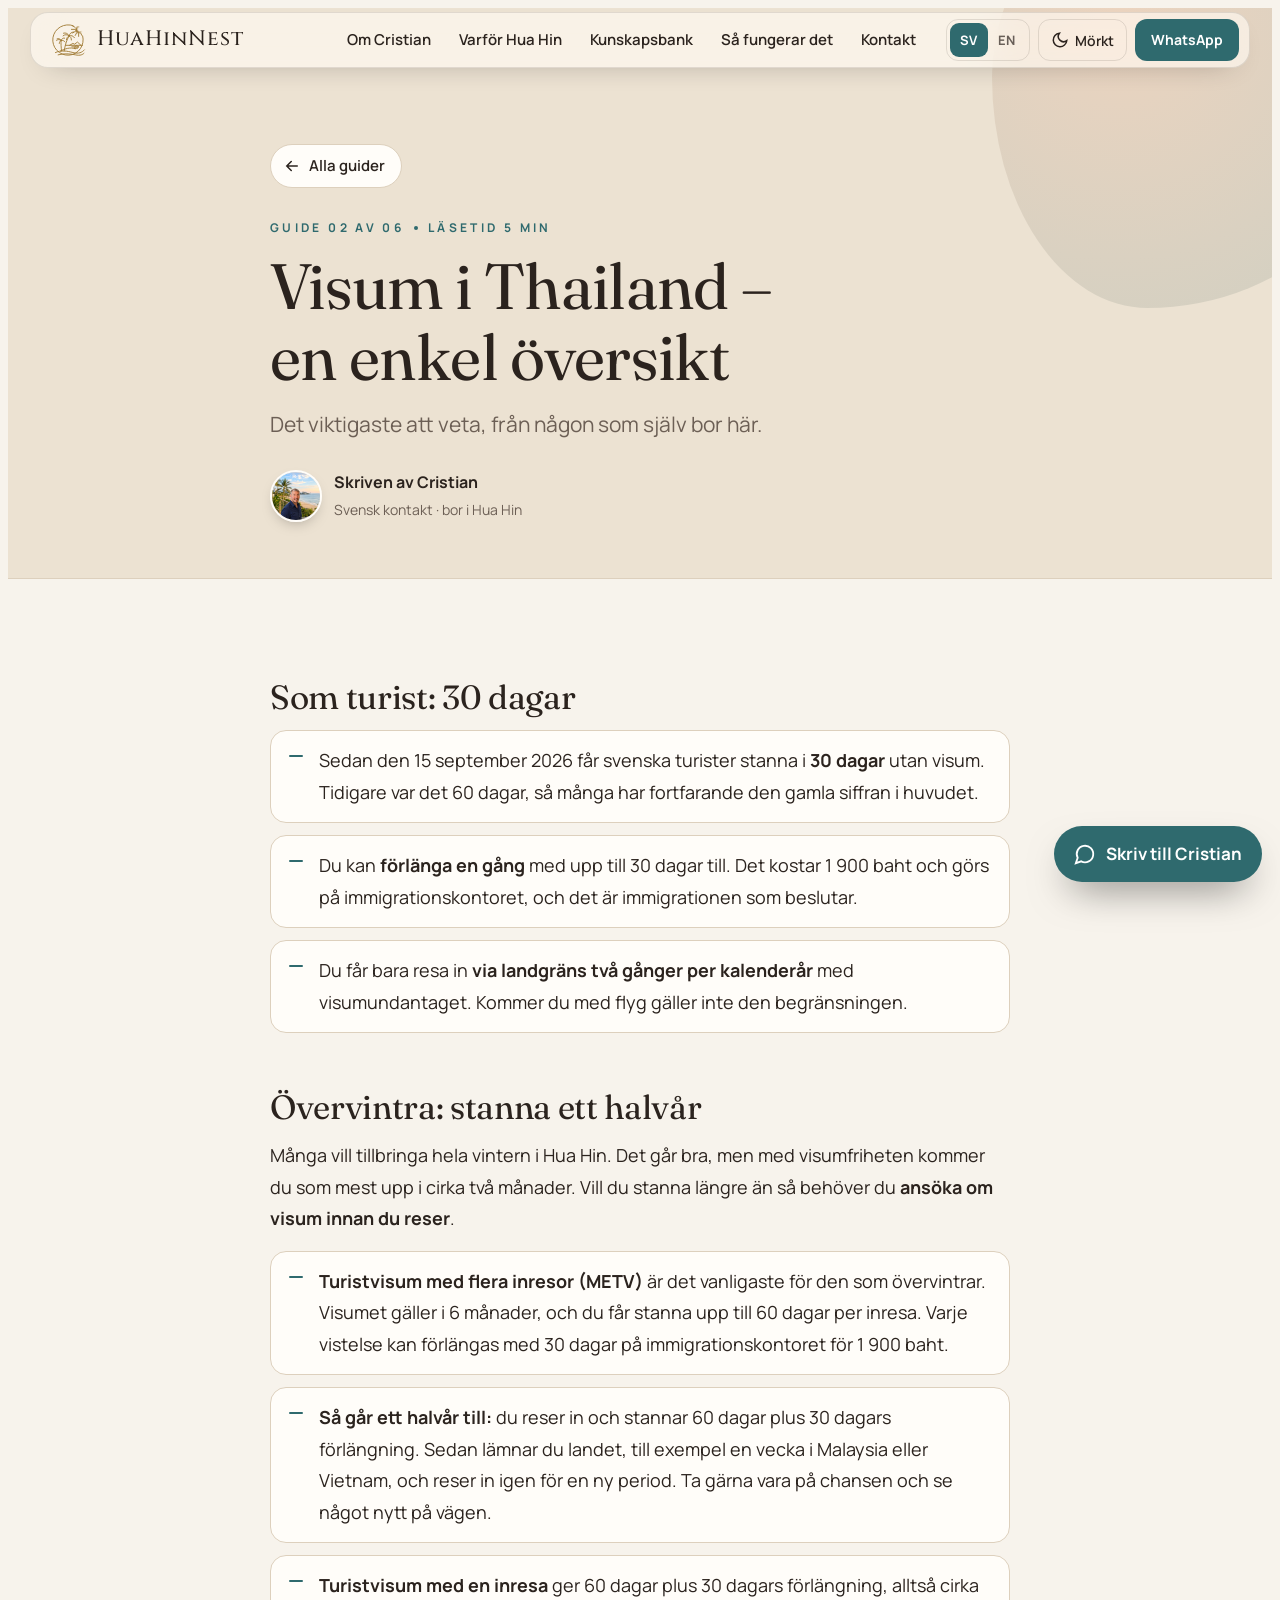
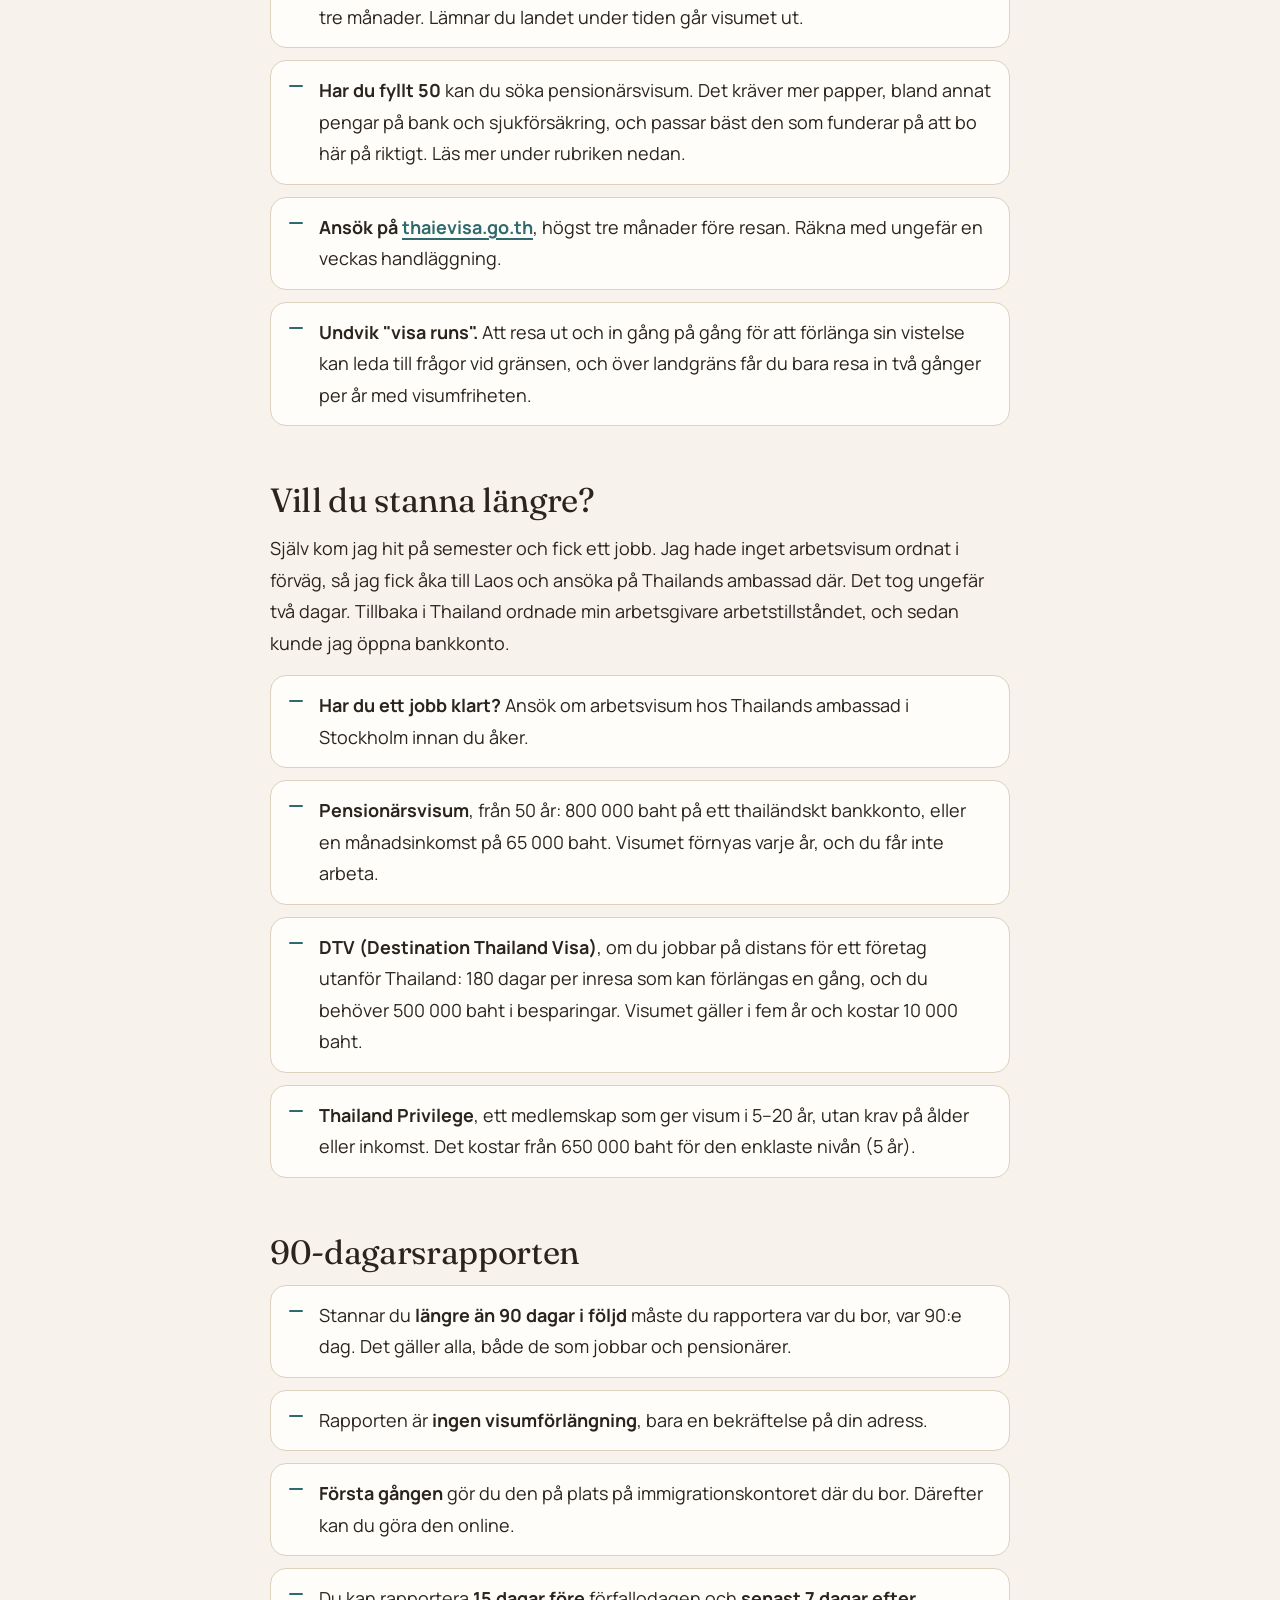
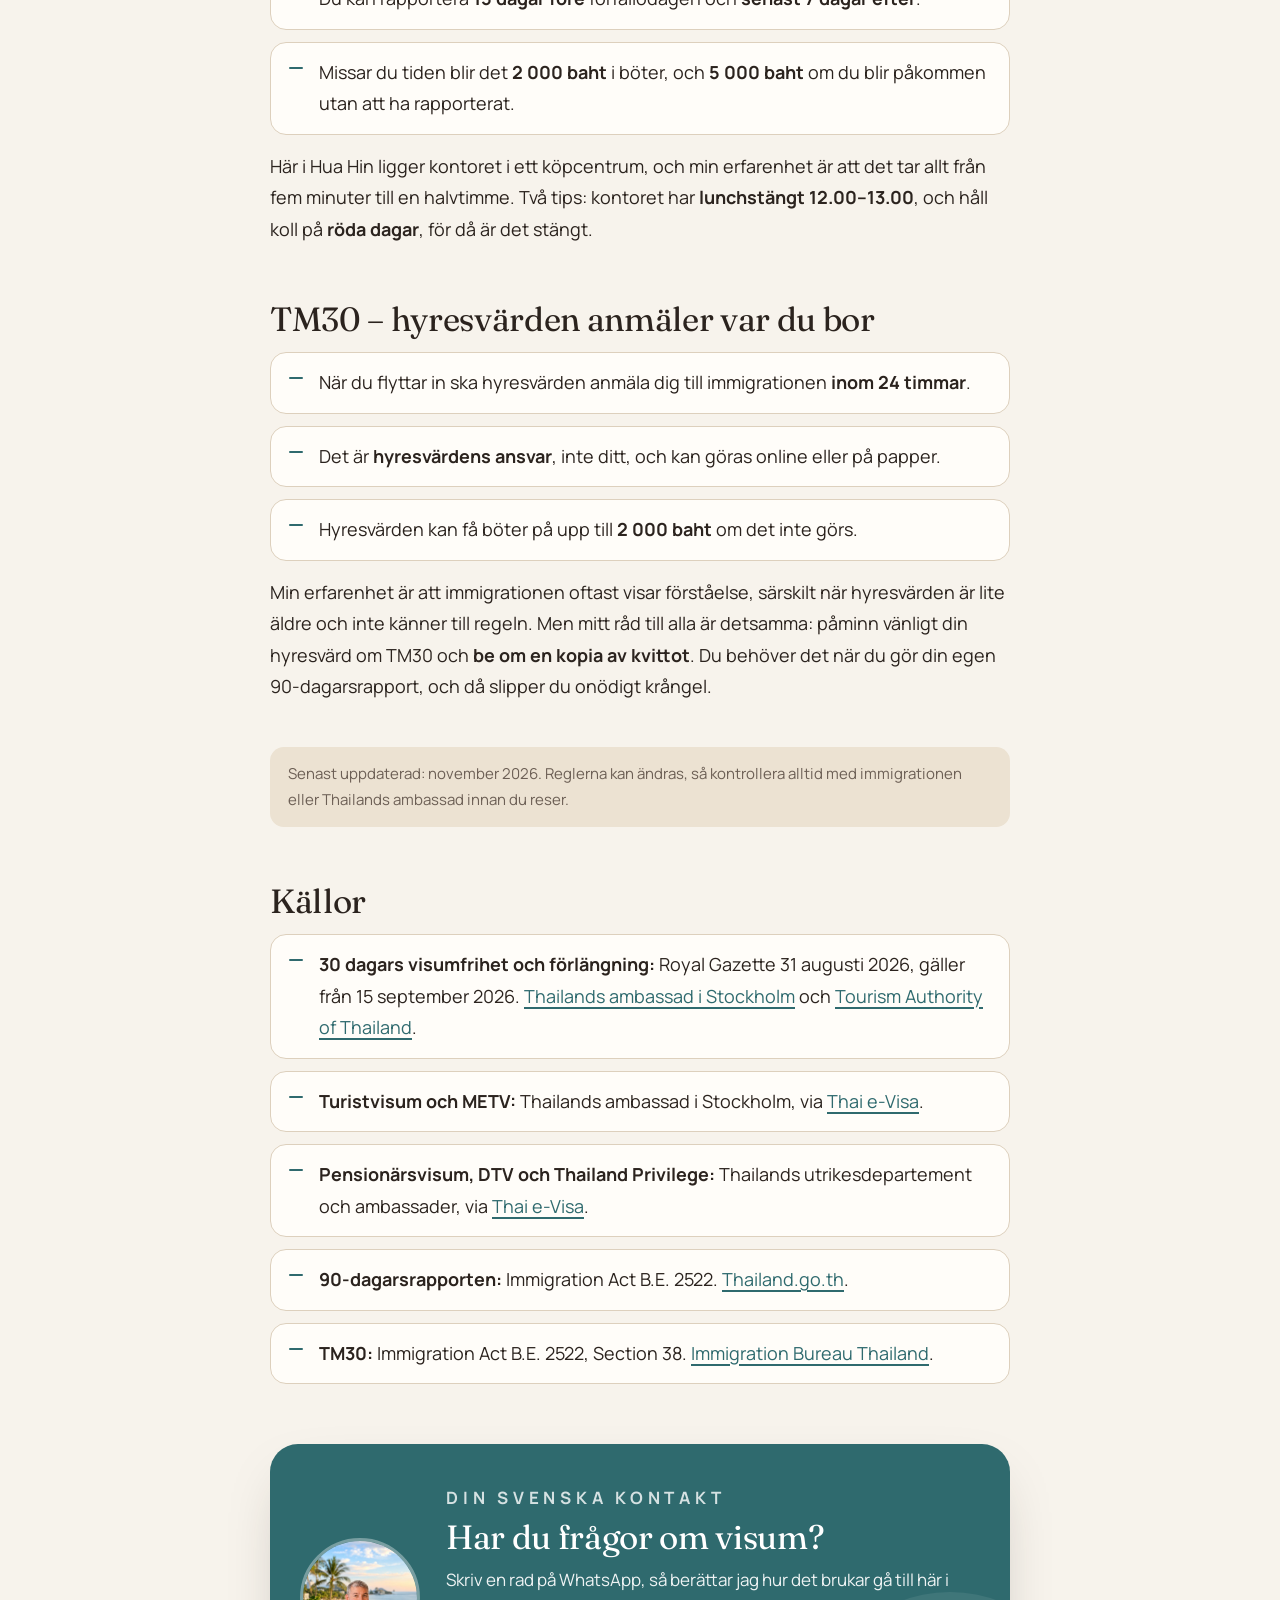
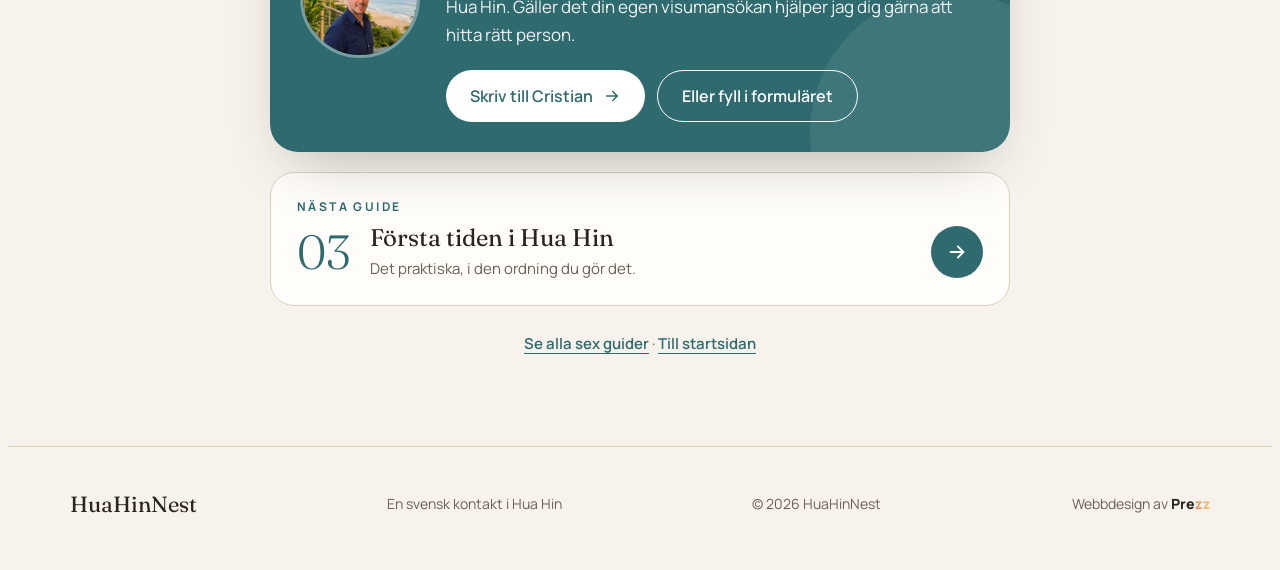
<file: kunskapsbank/visum-i-thailand/index.html>
<!doctype html>
<html lang="sv">
<head>
<meta charset="utf-8">
<meta name="viewport" content="width=device-width, initial-scale=1, viewport-fit=cover">
<title>Visum i Thailand – en enkel översikt | HuaHinNest</title>
<meta name="description" content="30 dagars visumfrihet, långtidsvisum, 90-dagarsrapporten och TM30. Det viktigaste om visum i Thailand, förklarat på svenska av en svensk i Hua Hin.">
<meta property="og:title" content="Visum i Thailand – en enkel översikt">
<meta property="og:description" content="30 dagars visumfrihet, långtidsvisum, 90-dagarsrapporten och TM30. Det viktigaste om visum i Thailand, förklarat på svenska av en svensk i Hua Hin.">
<meta property="og:type" content="article">
<meta property="og:url" content="https://huahinnest.onrender.com/kunskapsbank/visum-i-thailand/">
<meta property="og:image" content="https://huahinnest.onrender.com/img/hero-horse-beach.jpg">
<link rel="canonical" href="https://huahinnest.onrender.com/kunskapsbank/visum-i-thailand/">
<link rel="icon" href="/img/logo-emblem.svg" type="image/svg+xml">
<link rel="preconnect" href="https://fonts.googleapis.com">
<link rel="preconnect" href="https://fonts.gstatic.com" crossorigin>
<link rel="stylesheet" href="https://fonts.googleapis.com/css2?family=Fraunces:ital,opsz,wght@0,9..144,300;0,9..144,400;0,9..144,600;1,9..144,300&family=Manrope:wght@400;500;600;700&family=Cinzel:wght@500&display=swap">
<style>
:root{
  --bg:#f7f3ec; --sand:#ece2d2; --card:#fffdf9; --ink:#2b231e; --muted:#6c5f55; --line:#ddd0bd;
  --accent:#2f6a6e; --accent-ink:#ffffff; --sun:#e98b5e; --glass:rgba(255,252,247,.62); --glass-line:rgba(43,35,30,.12);
  --shadow:0 24px 60px -24px rgba(43,35,30,.35);
  --mask-filter:none;
  --display:"Fraunces", Georgia, "Times New Roman", serif;
  --body:"Manrope", system-ui, -apple-system, "Segoe UI", sans-serif;
  --hh:72px;
}
@media (prefers-color-scheme: dark){:root:not([data-theme="light"]){
  --bg:#13100e; --sand:#1d1814; --card:#1b1714; --ink:#f3ebe0; --muted:#b5a696; --line:#3a312a;
  --accent:#7cc4bf; --accent-ink:#0f2526; --sun:#f0a07a; --glass:rgba(24,20,17,.6); --glass-line:rgba(243,235,224,.12);
  --shadow:0 24px 60px -24px rgba(0,0,0,.7); --mask-filter:brightness(1.35) saturate(1.15); color-scheme:dark;}}
:root[data-theme="dark"]{
  --bg:#13100e; --sand:#1d1814; --card:#1b1714; --ink:#f3ebe0; --muted:#b5a696; --line:#3a312a;
  --accent:#7cc4bf; --accent-ink:#0f2526; --sun:#f0a07a; --glass:rgba(24,20,17,.6); --glass-line:rgba(243,235,224,.12);
  --shadow:0 24px 60px -24px rgba(0,0,0,.7); --mask-filter:brightness(1.35) saturate(1.15); color-scheme:dark;}

*,*::before,*::after{box-sizing:border-box}
html{scroll-behavior:smooth}
body{background:var(--bg);color:var(--ink);font-family:var(--body);font-size:17px;line-height:1.6;-webkit-font-smoothing:antialiased;overflow-x:hidden;transition:background .4s,color .4s}
body::before{content:"";position:fixed;inset:0 0 auto;height:env(safe-area-inset-top,0px);z-index:60;background:var(--glass)}
h1,h2,h3{font-family:var(--display);font-weight:400;line-height:1.1;margin:0;text-wrap:balance;letter-spacing:-.01em}
p{margin:0}
a{color:inherit}
:focus-visible{outline:3px solid var(--accent);outline-offset:3px;border-radius:6px}
.wrap{max-width:1180px;margin:0 auto;padding-left:max(20px,env(safe-area-inset-left,0px));padding-right:max(20px,env(safe-area-inset-right,0px))}
.eyebrow{font-size:12px;font-weight:700;letter-spacing:.28em;text-transform:uppercase;color:var(--accent)}
.btn{display:inline-flex;align-items:center;gap:10px;min-height:52px;padding:0 26px;border-radius:999px;font:600 16px/1 var(--body);text-decoration:none;border:0;cursor:pointer;transition:transform .25s,box-shadow .25s,background .25s}
.btn:hover{transform:translateY(-2px)}
.btn:active{transform:translateY(0) scale(.98)}
.btn-primary{background:var(--accent);color:var(--accent-ink);box-shadow:0 12px 30px -12px var(--accent)}
.btn-ghost{background:transparent;color:inherit;border:1.5px solid currentColor}
.btn svg{width:18px;height:18px;transition:transform .25s}
.btn:hover svg{transform:translateX(4px)}

/* Header */
.hdr{position:fixed;top:env(safe-area-inset-top,0px);left:0;right:0;z-index:50;padding-left:max(14px,env(safe-area-inset-left,0px));padding-right:max(14px,env(safe-area-inset-right,0px));padding-block:12px}
.hdr-in{max-width:1220px;margin:0 auto;height:56px;display:flex;align-items:center;gap:18px;padding:0 10px 0 18px;border-radius:18px;background:var(--glass);border:1px solid var(--glass-line);backdrop-filter:blur(18px) saturate(1.4);-webkit-backdrop-filter:blur(18px) saturate(1.4);box-shadow:0 10px 30px -20px rgba(0,0,0,.45)}
.brand{display:flex;align-items:center;gap:10px;text-decoration:none;font-family:"Cinzel",var(--display);font-weight:500;font-size:21px;letter-spacing:.05em;white-space:nowrap;color:var(--ink)}
.brand .emblem{width:38px;height:38px;flex:0 0 38px;color:var(--gold)}
.brand .emblem path{stroke-dasharray:100;stroke-dashoffset:100;animation:draw 1.6s calc(.2s + var(--i)*.09s) cubic-bezier(.6,0,.2,1) forwards}
.brand .emblem .moon{opacity:0;animation:fadein .8s 1.4s forwards}
@keyframes fadein{to{opacity:1}}
:root{--gold:#a07a34}
@media (prefers-color-scheme: dark){:root:not([data-theme="light"]){--gold:#d9b56c}}
:root[data-theme="dark"]{--gold:#d9b56c}
@keyframes draw{to{stroke-dashoffset:0}}
.nav{display:flex;gap:4px;margin-left:auto}
.nav a{white-space:nowrap;font-size:15px;font-weight:600;text-decoration:none;padding:9px 12px;border-radius:10px;transition:background .2s}
.nav a:hover{background:var(--glass-line)}
.hdr-tools{display:flex;gap:8px;align-items:center}
.icon-btn{height:42px;min-width:42px;padding:0 12px;display:inline-flex;align-items:center;justify-content:center;gap:6px;border-radius:12px;border:1px solid var(--glass-line);background:transparent;color:inherit;font:600 14px var(--body);cursor:pointer}
.icon-btn svg{width:18px;height:18px}
.wa-btn{height:42px;padding:0 16px;border-radius:12px;background:var(--accent);color:var(--accent-ink);font-weight:700;font-size:14px;text-decoration:none;display:inline-flex;align-items:center}
.menu-btn{display:none}
.progress{position:absolute;left:24px;right:24px;bottom:10px;height:2px;border-radius:2px;overflow:hidden;pointer-events:none}
.progress i{display:block;height:100%;width:100%;background:var(--accent);transform-origin:left;transform:scaleX(0)}
.mnav{display:none}
@media (max-width:1160px){
  .nav{display:none}.menu-btn{display:inline-flex}.wa-btn{display:none}.hdr-tools{margin-left:auto}
  .mnav{position:absolute;top:76px;left:max(14px,env(safe-area-inset-left,0px));right:max(14px,env(safe-area-inset-right,0px));flex-direction:column;padding:10px;border-radius:18px;background:var(--glass);border:1px solid var(--glass-line);backdrop-filter:blur(18px);-webkit-backdrop-filter:blur(18px)}
  .mnav.open{display:flex}
  .mnav a{padding:14px 12px;font-size:18px;font-weight:600;text-decoration:none;border-bottom:1px solid var(--glass-line)}
  .mnav a:last-child{border:0;color:var(--accent)}
}
.sr{position:absolute;width:1px;height:1px;overflow:hidden;clip:rect(0 0 0 0);white-space:nowrap}
@media (max-width:420px){
  .hdr{padding-left:max(10px,env(safe-area-inset-left,0px));padding-right:max(10px,env(safe-area-inset-right,0px))}
  .hdr-in{gap:8px;padding:0 8px 0 12px}
  .brand{font-size:17px;gap:7px;letter-spacing:.03em}.brand .emblem{width:32px;height:32px;flex-basis:32px}
  #themeLabel{position:absolute;width:1px;height:1px;overflow:hidden;clip:rect(0 0 0 0)}
  #theme{width:44px;height:44px;padding:0}
  .menu-btn{height:44px;padding:0 12px}
  .hdr-tools{gap:6px}
}


.fab{position:fixed;right:calc(18px + env(safe-area-inset-right,0px));bottom:calc(18px + env(safe-area-inset-bottom,0px));z-index:40;display:inline-flex;align-items:center;gap:10px;height:56px;padding:0 20px;border-radius:999px;background:var(--accent);color:var(--accent-ink);font-weight:700;text-decoration:none;box-shadow:0 18px 40px -16px rgba(0,0,0,.6);transition:transform .25s}
.fab:hover{transform:translateY(-3px)}
.fab{transition:transform .35s,opacity .35s}
.fab.hide{opacity:0;transform:translateY(24px) scale(.9);pointer-events:none}
.fab svg{width:22px;height:22px}
@media (max-width:600px){.fab span{display:none}.fab{width:56px;padding:0;justify-content:center}}

/* Guidesida */
.ghero{background:var(--sand);padding-top:calc(var(--hh) + 64px + env(safe-area-inset-top,0px));padding-bottom:56px;border-bottom:1px solid var(--line);position:relative;overflow:hidden}
.ghero::after{content:"";position:absolute;width:420px;height:420px;right:-140px;top:-120px;border-radius:42% 58% 63% 37%/45% 38% 62% 55%;background:radial-gradient(circle at 30% 30%,var(--sun),var(--accent));opacity:.16;pointer-events:none;animation:morph 16s ease-in-out infinite}
@keyframes morph{50%{border-radius:61% 39% 35% 65%/58% 62% 38% 42%;transform:rotate(30deg)}}
.gwrap{max-width:780px}
.crumb{display:inline-flex;align-items:center;gap:8px;min-height:44px;padding:0 16px 0 12px;border-radius:999px;border:1px solid var(--line);background:var(--card);font-size:15px;font-weight:600;text-decoration:none;transition:transform .25s,border-color .25s}
.crumb:hover{transform:translateX(-3px);border-color:var(--accent)}
.crumb svg{width:18px;height:18px}
.ghero .eyebrow{margin-top:30px;display:flex;align-items:center;gap:10px;flex-wrap:wrap}
.ghero .eyebrow i{width:4px;height:4px;border-radius:50%;background:currentColor}
.ghero h1{font-size:clamp(2.3rem,6vw,4rem);margin-top:14px;max-width:18ch}
.ghero .sub{margin-top:16px;font-size:clamp(18px,2.2vw,21px);color:var(--muted);max-width:36rem}
.byline{display:flex;align-items:center;gap:12px;margin-top:28px}
.byline img{width:52px;height:52px;border-radius:50%;object-fit:cover;object-position:35% 25%;border:2px solid var(--card);box-shadow:0 6px 16px -8px rgba(0,0,0,.4)}
.byline b{display:block;font-size:16px}
.byline span{font-size:14px;color:var(--muted)}
.gbody{padding-top:44px;padding-bottom:20px;font-size:18px;line-height:1.75}
.gbody p{margin-top:16px}
.gbody h2{font-size:clamp(1.6rem,3.6vw,2.1rem);margin-top:52px;padding-top:4px;scroll-margin-top:110px}
.gbody h2+p,.gbody h2+ul{margin-top:14px}
.gbody strong{font-weight:700}
.gbody a{color:var(--accent);text-decoration:underline;text-underline-offset:4px;text-decoration-thickness:1.5px}
.gbody ul{list-style:none;padding:0;margin:16px 0 0;display:grid;gap:12px}
.gbody li{position:relative;padding:14px 18px 14px 48px;border-radius:16px;background:var(--card);border:1px solid var(--line)}
.gbody li::before{content:"";position:absolute;left:18px;top:24px;width:14px;height:2px;border-radius:2px;background:var(--accent)}
.gbody .updated{margin-top:44px;padding:14px 18px;border-radius:14px;background:var(--sand);font-size:15px;color:var(--muted)}
.gbody table{width:100%;border-collapse:collapse;margin-top:16px;font-size:16px}
.gbody th,.gbody td{text-align:left;padding:10px 12px;border-bottom:1px solid var(--line)}
.gend{padding-top:40px;padding-bottom:90px;display:grid;gap:20px}
.lead{display:grid;grid-template-columns:120px minmax(0,1fr);gap:26px;align-items:center;padding:30px;border-radius:28px;background:var(--accent);color:var(--accent-ink);box-shadow:var(--shadow);position:relative;overflow:hidden;isolation:isolate}
.lead::before{content:"";position:absolute;inset:auto -80px -120px auto;width:280px;height:280px;border-radius:50%;background:rgba(255,255,255,.08);z-index:-1}
.lead img{width:120px;height:120px;border-radius:50%;object-fit:cover;object-position:35% 25%;border:3px solid rgba(255,255,255,.35)}
.lead .eyebrow{color:inherit;opacity:.8}
.lead h2{font-size:clamp(1.6rem,3.4vw,2.1rem);margin-top:8px}
.lead p{margin-top:10px;font-size:17px;opacity:.92}
.lead .ctas{display:flex;flex-wrap:wrap;gap:12px;margin-top:22px}
.btn-light{background:var(--accent-ink);color:var(--accent)}
.btn-line{border:1.5px solid currentColor;color:inherit;background:transparent}
.next{display:grid;grid-template-columns:auto minmax(0,1fr) auto;grid-template-rows:auto auto;column-gap:20px;align-items:center;padding:24px 26px;border-radius:24px;background:var(--card);border:1px solid var(--line);text-decoration:none;transition:transform .3s cubic-bezier(.2,.8,.2,1),border-color .3s,box-shadow .3s}
.next:hover{transform:translateY(-4px);border-color:var(--accent);box-shadow:var(--shadow)}
.next-k{grid-column:1/-1;font-size:12px;font-weight:700;letter-spacing:.2em;text-transform:uppercase;color:var(--accent);margin-bottom:8px}
.next-n{font-family:var(--display);font-size:48px;font-weight:300;line-height:1;color:var(--accent)}
.next-t b{display:block;font-family:var(--display);font-weight:400;font-size:24px;line-height:1.2}
.next-t small{display:block;margin-top:4px;font-size:15px;color:var(--muted)}
.next-a{width:52px;height:52px;border-radius:50%;display:grid;place-items:center;background:var(--accent);color:var(--accent-ink);transition:transform .3s}
.next:hover .next-a{transform:translateX(4px)}
.next-a svg{width:22px;height:22px}
.allg{text-align:center;font-size:15px;color:var(--muted);margin-top:6px}
.allg a{color:var(--accent);font-weight:600;text-underline-offset:4px}
footer{padding-block:40px;font-size:14px;color:var(--muted);border-top:1px solid var(--line)}
footer .wrap{display:flex;flex-wrap:wrap;gap:16px;justify-content:space-between;align-items:center}
footer b{font-family:var(--display);font-size:22px;font-weight:400;color:var(--ink)}
.btn{display:inline-flex;align-items:center;gap:10px;min-height:52px;padding:0 24px;border-radius:999px;font:600 16px/1 var(--body);text-decoration:none;cursor:pointer;transition:transform .25s}
.btn:hover{transform:translateY(-2px)}
.btn svg{width:18px;height:18px}
.js .rv{opacity:.12;transform:translateY(30px);transition:opacity 1s cubic-bezier(.2,.8,.2,1),transform 1s cubic-bezier(.2,.8,.2,1)}
.js .rv.in{opacity:1;transform:none}
.js .next.rv.in:hover{transform:translateY(-4px);transition-duration:.3s}
@media (max-width:600px){
  .ghero{padding-bottom:40px}
  .gbody{font-size:17px}
  .gbody li{padding:12px 14px 12px 40px}.gbody li::before{left:14px;top:22px;width:12px}
  .lead{grid-template-columns:1fr;gap:16px;padding:24px}
  .lead img{width:84px;height:84px}
  .lead .btn{width:100%;justify-content:center}
  .next{grid-template-columns:auto minmax(0,1fr);padding:20px}
  .next-a{display:none}.next-n{font-size:40px}.next-t b{font-size:21px}
  footer{padding-bottom:calc(90px + env(safe-area-inset-bottom,0px))}
}
@media (prefers-reduced-motion: reduce){
  *,*::before,*::after{animation:none!important;transition:none!important}
  .brand .emblem path{stroke-dashoffset:0}.brand .emblem .moon{opacity:1}
  .js .rv{opacity:1;transform:none}
}

/* Signatur: Prezz med skimrande zz */
.prezz{font-weight:800;letter-spacing:.02em;color:var(--ink)}
.prezz .zz{background:linear-gradient(90deg,#e98b5e,#f2c46d,#2f9a96,#e98b5e);background-size:300% 100%;-webkit-background-clip:text;background-clip:text;color:transparent;animation:prezz 4s linear infinite}
@keyframes prezz{to{background-position:300% 0}}
/* Språkval */
.lang{display:inline-flex;align-items:center;height:42px;padding:3px;border-radius:12px;border:1px solid var(--glass-line)}
.lang a{min-width:38px;height:34px;display:inline-flex;align-items:center;justify-content:center;padding:0 8px;border-radius:9px;font:700 13px var(--body);letter-spacing:.06em;text-decoration:none;color:inherit;opacity:.7;transition:background .2s,opacity .2s}
.lang a:hover{opacity:1;background:var(--glass-line)}
.lang a[aria-current]{opacity:1;background:var(--accent);color:var(--accent-ink)}
.mlang{display:none}
@media (max-width:420px){.hdr-tools .lang{display:none}.mlang{display:flex;gap:8px;padding:6px 4px 12px;border-bottom:1px solid var(--glass-line)}.mlang a{flex:1;border:1px solid var(--glass-line);border-radius:12px;padding:12px;text-align:center;font-size:16px!important;border-bottom:1px solid var(--glass-line)!important}.mlang a[aria-current]{background:var(--accent);color:var(--accent-ink)!important;border-color:transparent}}
</style>
<script>try{var t=localStorage.getItem('hhn-theme');if(t)document.documentElement.dataset.theme=t}catch(e){}</script>
</head>
<body>
<header class="hdr">
  <div class="hdr-in">
    <a class="brand" href="/" aria-label="HuaHinNest, till startsidan">
      <svg class="emblem" viewBox="0 0 100 100" fill="none" stroke="currentColor" stroke-width="2.4" stroke-linecap="round" stroke-linejoin="round" aria-hidden="true"><path pathLength="100" style="--i:0" d="M88.6 39.6A40 40 0 1 1 63.7 12.4"/><path pathLength="100" style="--i:1" d="M68 22h-9M68.5 16.5l-6.5-3.5M69 27.5l-7 4M72.5 31.5l-3.5 6.5M78 33v7.5M83.5 32l3 6"/><path pathLength="100" style="--i:2" d="M44 64h44M60 68h18M66 71.5h8"/><path pathLength="100" style="--i:3" d="M54 64l9-5 4 2 8-5.5 9 8.5"/><path pathLength="100" style="--i:4" d="M40 79c2-14 6-29 13-40"/><path pathLength="100" style="--i:5" d="M53 39c-5-4-12-4-16 0M53 39c-3-6-9-9-15-7M53 39c1-6 6-10 12-10M53 39c5-2 11 0 14 5M53 39c4 2 6 6 6 11M53 39c-4 2-7 6-7 10"/><path pathLength="100" style="--i:6" d="M33 79c-1-10-2-20-1-28"/><path pathLength="100" style="--i:7" d="M32 51c-4-3-9-3-12 0M32 51c-2-4-7-6-11-4M32 51c1-4 5-7 9-6M32 51c4-1 8 1 10 4M32 51c-3 2-5 5-5 8"/><path pathLength="100" style="--i:8" d="M30 79c12-6 26-11 39-6"/><path pathLength="100" style="--i:9" d="M69 73c-4-4 1-11 7-7 3 3 0 7-3 5"/><path pathLength="100" style="--i:10" d="M17 83c15-7 31-4 46 0s24 0 30-7"/><path pathLength="100" style="--i:11" d="M24 89c16-4 31-3 45 0s20-1 23-4"/><path class="moon" d="M80.5 14.5a9 9 0 1 0 6.2 11.6 7 7 0 1 1-6.2-11.6z" fill="currentColor" stroke="none"/></svg>
      <span>HuaHinNest</span>
    </a>
    <nav class="nav" aria-label="Huvudmeny">
      <a href="/#om">Om Cristian</a><a href="/#varfor">Varför Hua Hin</a><a href="/#kunskapsbank" aria-current="true">Kunskapsbank</a><a href="/#process">Så fungerar det</a><a href="/#kontakt">Kontakt</a>
    </nav>
    <div class="hdr-tools">
      <nav class="lang" aria-label="Språk"><a href="/kunskapsbank/visum-i-thailand/" lang="sv" hreflang="sv" aria-current="page">SV</a><a href="/en/" lang="en" hreflang="en">EN</a></nav>
      <button class="icon-btn" id="theme" type="button" aria-label="Byt mellan ljust och mörkt läge"><svg viewBox="0 0 24 24" fill="none" stroke="currentColor" stroke-width="2" stroke-linecap="round" aria-hidden="true"><path d="M21 12.8A9 9 0 1 1 11.2 3a7 7 0 0 0 9.8 9.8z"/></svg><span id="themeLabel">Mörkt</span></button>
      <a class="wa-btn" href="https://wa.me/66839402162" target="_blank" rel="noopener">WhatsApp</a>
      <button class="icon-btn menu-btn" id="menuBtn" type="button" aria-expanded="false" aria-controls="mnav"><svg viewBox="0 0 24 24" fill="none" stroke="currentColor" stroke-width="2" stroke-linecap="round" aria-hidden="true"><path d="M4 7h16M4 12h16M4 17h16"/></svg> Meny</button>
    </div>
    <div class="progress" aria-hidden="true"><i id="bar"></i></div>
  </div>
  <nav class="mnav" id="mnav" aria-label="Mobilmeny">
    <div class="mlang" aria-label="Språk"><a href="/kunskapsbank/visum-i-thailand/" lang="sv" hreflang="sv" aria-current="page">Svenska</a><a href="/en/" lang="en" hreflang="en">English</a></div><a href="/">Startsidan</a><a href="/#om">Om Cristian</a><a href="/#varfor">Varför Hua Hin</a><a href="/#kunskapsbank">Kunskapsbank</a><a href="/#process">Så fungerar det</a><a href="/#kontakt">Kontakt</a><a href="https://wa.me/66839402162" target="_blank" rel="noopener">Skriv på WhatsApp</a>
  </nav>
</header>

<main>
  <section class="ghero">
    <div class="wrap gwrap">
      <a class="crumb" href="/#kunskapsbank"><svg viewBox="0 0 24 24" fill="none" stroke="currentColor" stroke-width="2" stroke-linecap="round" aria-hidden="true"><path d="M19 12H5m6 6-6-6 6-6"/></svg>Alla guider</a>
      <p class="eyebrow">Guide 02 av 06 <i></i> Läsetid 5 min</p>
      <h1>Visum i Thailand – en enkel översikt</h1>
      <p class="sub">Det viktigaste att veta, från någon som själv bor här.</p>
      <div class="byline"><img src="/img/cristian-portrait.jpg" alt=""><div><b>Skriven av Cristian</b><span>Svensk kontakt · bor i Hua Hin</span></div></div>
    </div>
  </section>

  <article class="wrap gwrap gbody">


      <h2>Som turist: 30 dagar</h2>
      <ul class="living-list">
        <li><span>Sedan den 15 september 2026 får svenska turister stanna i <strong>30 dagar</strong> utan visum. Tidigare var det 60 dagar, så många har fortfarande den gamla siffran i huvudet.</span></li>
        <li><span>Du kan <strong>förlänga en gång</strong> med upp till 30 dagar till. Det kostar 1&nbsp;900 baht och görs på immigrationskontoret, och det är immigrationen som beslutar.</span></li>
        <li><span>Du får bara resa in <strong>via landgräns två gånger per kalenderår</strong> med visumundantaget. Kommer du med flyg gäller inte den begränsningen.</span></li>
      </ul>

      <h2>Övervintra: stanna ett halvår</h2>
      <p>
        Många vill tillbringa hela vintern i Hua Hin. Det går bra, men med visumfriheten kommer du som mest upp i
        cirka två månader. Vill du stanna längre än så behöver du <strong>ansöka om visum innan du reser</strong>.
      </p>
      <ul class="living-list">
        <li><span><strong>Turistvisum med flera inresor (METV)</strong> är det vanligaste för den som övervintrar. Visumet gäller i 6 månader, och du får stanna upp till 60 dagar per inresa. Varje vistelse kan förlängas med 30 dagar på immigrationskontoret för 1 900 baht.</span></li>
        <li><span><strong>Så går ett halvår till:</strong> du reser in och stannar 60 dagar plus 30 dagars förlängning. Sedan lämnar du landet, till exempel en vecka i Malaysia eller Vietnam, och reser in igen för en ny period. Ta gärna vara på chansen och se något nytt på vägen.</span></li>
        <li><span><strong>Turistvisum med en inresa</strong> ger 60 dagar plus 30 dagars förlängning, alltså cirka tre månader. Lämnar du landet under tiden går visumet ut.</span></li>
        <li><span><strong>Har du fyllt 50</strong> kan du söka pensionärsvisum. Det kräver mer papper, bland annat pengar på bank och sjukförsäkring, och passar bäst den som funderar på att bo här på riktigt. Läs mer under rubriken nedan.</span></li>
        <li><span><strong>Ansök på <a href="https://www.thaievisa.go.th/" target="_blank" rel="noopener">thaievisa.go.th</a></strong>, högst tre månader före resan. Räkna med ungefär en veckas handläggning.</span></li>
        <li><span><strong>Undvik "visa runs".</strong> Att resa ut och in gång på gång för att förlänga sin vistelse kan leda till frågor vid gränsen, och över landgräns får du bara resa in två gånger per år med visumfriheten.</span></li>
      </ul>

      <h2>Vill du stanna längre?</h2>
      <p>
        Själv kom jag hit på semester och fick ett jobb. Jag hade inget arbetsvisum ordnat i förväg,
        så jag fick åka till Laos och ansöka på Thailands ambassad där. Det tog ungefär två dagar.
        Tillbaka i Thailand ordnade min arbetsgivare arbetstillståndet, och sedan kunde jag öppna bankkonto.
      </p>
      <ul class="living-list">
        <li><span><strong>Har du ett jobb klart?</strong> Ansök om arbetsvisum hos Thailands ambassad i Stockholm innan du åker.</span></li>
        <li><span><strong>Pensionärsvisum</strong>, från 50 år: 800&nbsp;000 baht på ett thailändskt bankkonto, eller en månadsinkomst på 65&nbsp;000 baht. Visumet förnyas varje år, och du får inte arbeta.</span></li>
        <li><span><strong>DTV (Destination Thailand Visa)</strong>, om du jobbar på distans för ett företag utanför Thailand: 180 dagar per inresa som kan förlängas en gång, och du behöver 500&nbsp;000 baht i besparingar. Visumet gäller i fem år och kostar 10&nbsp;000 baht.</span></li>
        <li><span><strong>Thailand Privilege</strong>, ett medlemskap som ger visum i 5–20 år, utan krav på ålder eller inkomst. Det kostar från 650&nbsp;000 baht för den enklaste nivån (5 år).</span></li>
      </ul>

      <h2>90-dagarsrapporten</h2>
      <ul class="living-list">
        <li><span>Stannar du <strong>längre än 90 dagar i följd</strong> måste du rapportera var du bor, var 90:e dag. Det gäller alla, både de som jobbar och pensionärer.</span></li>
        <li><span>Rapporten är <strong>ingen visumförlängning</strong>, bara en bekräftelse på din adress.</span></li>
        <li><span><strong>Första gången</strong> gör du den på plats på immigrationskontoret där du bor. Därefter kan du göra den online.</span></li>
        <li><span>Du kan rapportera <strong>15 dagar före</strong> förfallodagen och <strong>senast 7 dagar efter</strong>.</span></li>
        <li><span>Missar du tiden blir det <strong>2&nbsp;000 baht</strong> i böter, och <strong>5&nbsp;000 baht</strong> om du blir påkommen utan att ha rapporterat.</span></li>
      </ul>
      <p>
        Här i Hua Hin ligger kontoret i ett köpcentrum, och min erfarenhet är att det tar allt från fem
        minuter till en halvtimme. Två tips: kontoret har <strong>lunchstängt 12.00–13.00</strong>, och håll
        koll på <strong>röda dagar</strong>, för då är det stängt.
      </p>

      <h2>TM30 – hyresvärden anmäler var du bor</h2>
      <ul class="living-list">
        <li><span>När du flyttar in ska hyresvärden anmäla dig till immigrationen <strong>inom 24 timmar</strong>.</span></li>
        <li><span>Det är <strong>hyresvärdens ansvar</strong>, inte ditt, och kan göras online eller på papper.</span></li>
        <li><span>Hyresvärden kan få böter på upp till <strong>2&nbsp;000 baht</strong> om det inte görs.</span></li>
      </ul>
      <p>
        Min erfarenhet är att immigrationen oftast visar förståelse, särskilt när hyresvärden är lite äldre
        och inte känner till regeln. Men mitt råd till alla är detsamma: påminn vänligt din hyresvärd om TM30
        och <strong>be om en kopia av kvittot</strong>. Du behöver det när du gör din egen 90-dagarsrapport,
        och då slipper du onödigt krångel.
      </p>

      <p class="updated">
        Senast uppdaterad: november 2026. Reglerna kan ändras, så kontrollera alltid med immigrationen
        eller Thailands ambassad innan du reser.
      </p>

      <h2>Källor</h2>
      <ul class="living-list">
        <li><span><strong>30 dagars visumfrihet och förlängning:</strong> Royal Gazette 31 augusti 2026, gäller från 15 september 2026.
          <a href="https://thaiembassy.se/" target="_blank" rel="noopener">Thailands ambassad i Stockholm</a> och
          <a href="https://www.tatnews.org/" target="_blank" rel="noopener">Tourism Authority of Thailand</a>.</span></li>
        <li><span><strong>Turistvisum och METV:</strong> Thailands ambassad i Stockholm, via
          <a href="https://www.thaievisa.go.th/" target="_blank" rel="noopener">Thai e-Visa</a>.</span></li>
        <li><span><strong>Pensionärsvisum, DTV och Thailand Privilege:</strong> Thailands utrikesdepartement och ambassader, via
          <a href="https://www.thaievisa.go.th/" target="_blank" rel="noopener">Thai e-Visa</a>.</span></li>
        <li><span><strong>90-dagarsrapporten:</strong> Immigration Act B.E. 2522.
          <a href="https://thailand.go.th/" target="_blank" rel="noopener">Thailand.go.th</a>.</span></li>
        <li><span><strong>TM30:</strong> Immigration Act B.E. 2522, Section 38.
          <a href="https://www.immigration.go.th/" target="_blank" rel="noopener">Immigration Bureau Thailand</a>.</span></li>
      </ul>
    
  </article>

  <section class="wrap gwrap gend">
    <aside class="lead rv" aria-labelledby="leadh">
      <img src="/img/cristian-portrait.jpg" alt="Cristian">
      <div>
        <p class="eyebrow">Din svenska kontakt</p>
        <h2 id="leadh">Har du frågor om visum?</h2>
        <p>Skriv en rad på WhatsApp, så berättar jag hur det brukar gå till här i Hua Hin. Gäller det din egen visumansökan hjälper jag dig gärna att hitta rätt person.</p>
        <div class="ctas">
          <a class="btn btn-light" href="https://wa.me/66839402162" target="_blank" rel="noopener">Skriv till Cristian<svg viewBox="0 0 24 24" fill="none" stroke="currentColor" stroke-width="2" stroke-linecap="round" aria-hidden="true"><path d="M5 12h14m-6-6 6 6-6 6"/></svg></a>
          <a class="btn btn-line" href="/#kontakt">Eller fyll i formuläret</a>
        </div>
      </div>
    </aside>

    <a class="next rv" href="/kunskapsbank/forsta-tiden-i-hua-hin/">
      <span class="next-k">Nästa guide</span>
      <span class="next-n">03</span>
      <span class="next-t"><b>Första tiden i Hua Hin</b><small>Det praktiska, i den ordning du gör det.</small></span>
      <span class="next-a" aria-hidden="true"><svg viewBox="0 0 24 24" fill="none" stroke="currentColor" stroke-width="2" stroke-linecap="round"><path d="M5 12h14m-6-6 6 6-6 6"/></svg></span>
    </a>
    <p class="allg"><a href="/#kunskapsbank">Se alla sex guider</a> · <a href="/">Till startsidan</a></p>
  </section>
</main>

<footer>
  <div class="wrap"><b>HuaHinNest</b><span>En svensk kontakt i Hua Hin</span><span>© 2026 HuaHinNest</span><span>Webbdesign av <span class="prezz">Pre<span class="zz">zz</span></span></span></div>
</footer>

<a class="fab" href="https://wa.me/66839402162" target="_blank" rel="noopener" aria-label="Chatta med Cristian på WhatsApp"><svg viewBox="0 0 24 24" fill="none" stroke="currentColor" stroke-width="2" stroke-linecap="round" aria-hidden="true"><path d="M7.9 20A9 9 0 1 0 4 16.1L2 22Z"/></svg><span>Skriv till Cristian</span></a>

<script>
(function(){
  const reduce = matchMedia('(prefers-reduced-motion: reduce)').matches;
  const root = document.documentElement;
  if (!reduce) root.classList.add('js');
  /* Ljust / mörkt läge, samma inställning som startsidan */
  const themeBtn = document.getElementById('theme'), themeLabel = document.getElementById('themeLabel');
  const isDark = () => root.dataset.theme ? root.dataset.theme === 'dark' : matchMedia('(prefers-color-scheme: dark)').matches;
  const sync = () => { themeLabel.textContent = isDark() ? 'Ljust' : 'Mörkt'; };
  sync();
  themeBtn.addEventListener('click', () => { root.dataset.theme = isDark() ? 'light' : 'dark'; sync(); try { localStorage.setItem('hhn-theme', root.dataset.theme); } catch(e){} });
  /* Mobilmeny */
  const menuBtn = document.getElementById('menuBtn'), mnav = document.getElementById('mnav');
  menuBtn.addEventListener('click', () => { const o = mnav.classList.toggle('open'); menuBtn.setAttribute('aria-expanded', o); });
  /* Läsprogress i headern */
  const bar = document.getElementById('bar');
  const upd = () => { const h = document.documentElement.scrollHeight - innerHeight; bar.style.transform = 'scaleX(' + (h > 0 ? scrollY / h : 0).toFixed(3) + ')'; };
  addEventListener('scroll', upd, { passive: true }); upd();
  /* Scroll reveal */
  if (!reduce && 'IntersectionObserver' in window) {
    const io = new IntersectionObserver(es => es.forEach(e => { if (e.isIntersecting) { e.target.classList.add('in'); io.unobserve(e.target); } }), { threshold: .2 });
    document.querySelectorAll('.rv').forEach(el => io.observe(el));
    /* Runda knappen göms vid rutan som redan har en WhatsApp-knapp */
    const fab = document.querySelector('.fab'), lead = document.querySelector('.lead');
    new IntersectionObserver(es => es.forEach(e => fab.classList.toggle('hide', e.isIntersecting)), { threshold: .2 }).observe(lead);
  } else document.querySelectorAll('.rv').forEach(el => el.classList.add('in'));
})();

</script>
</body>
</html>
</file>
